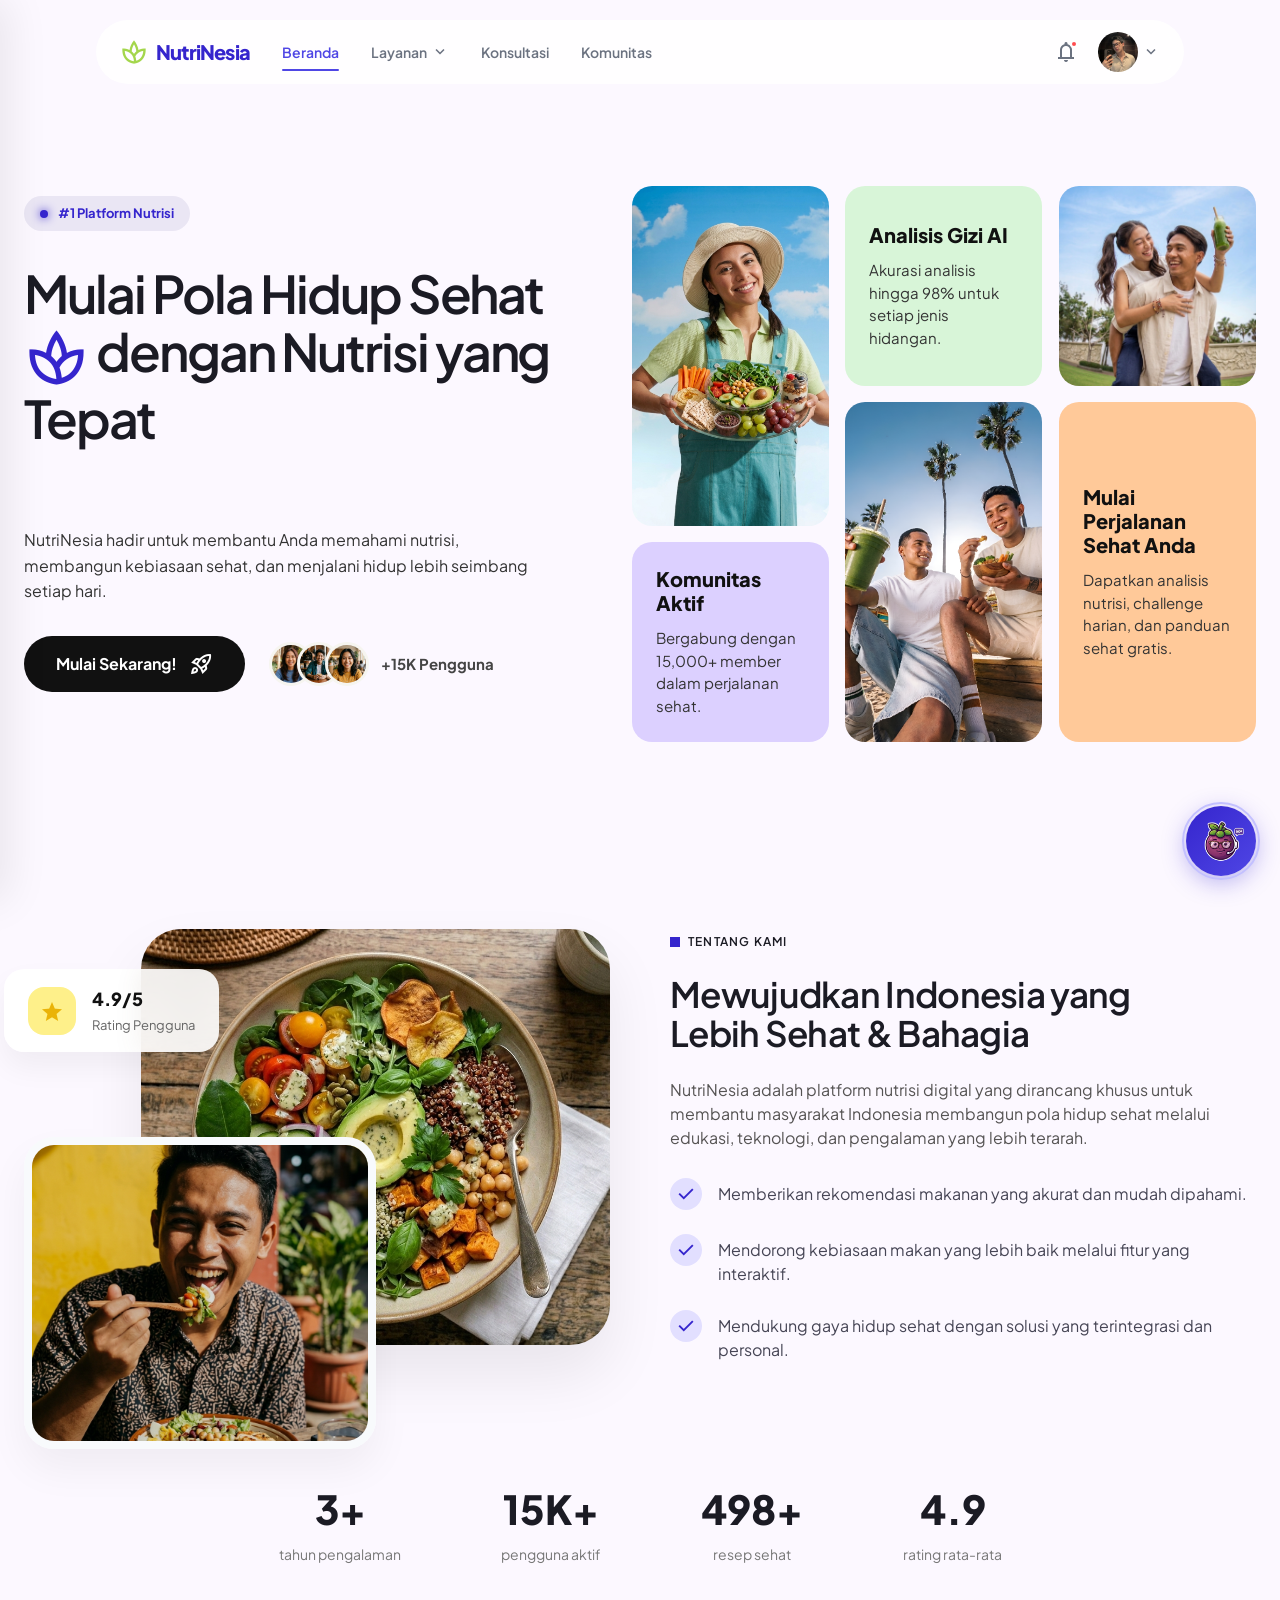
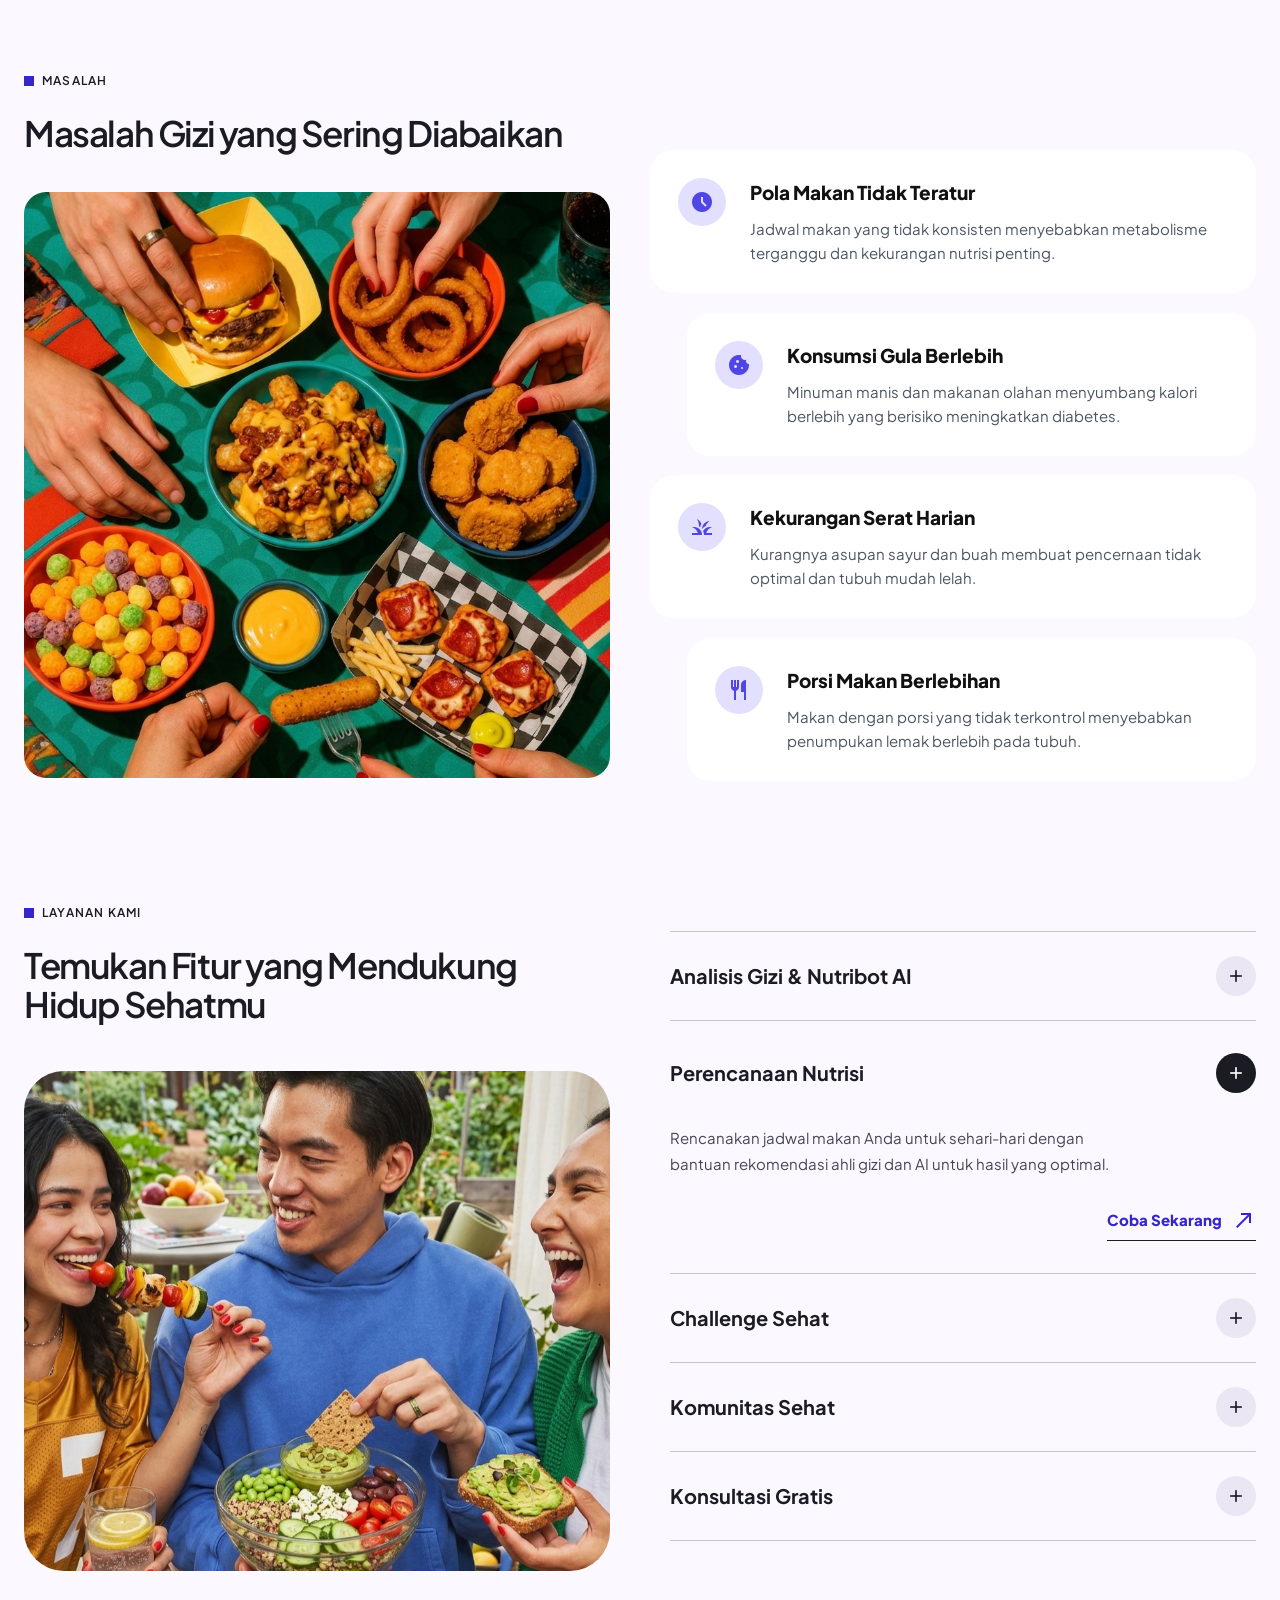
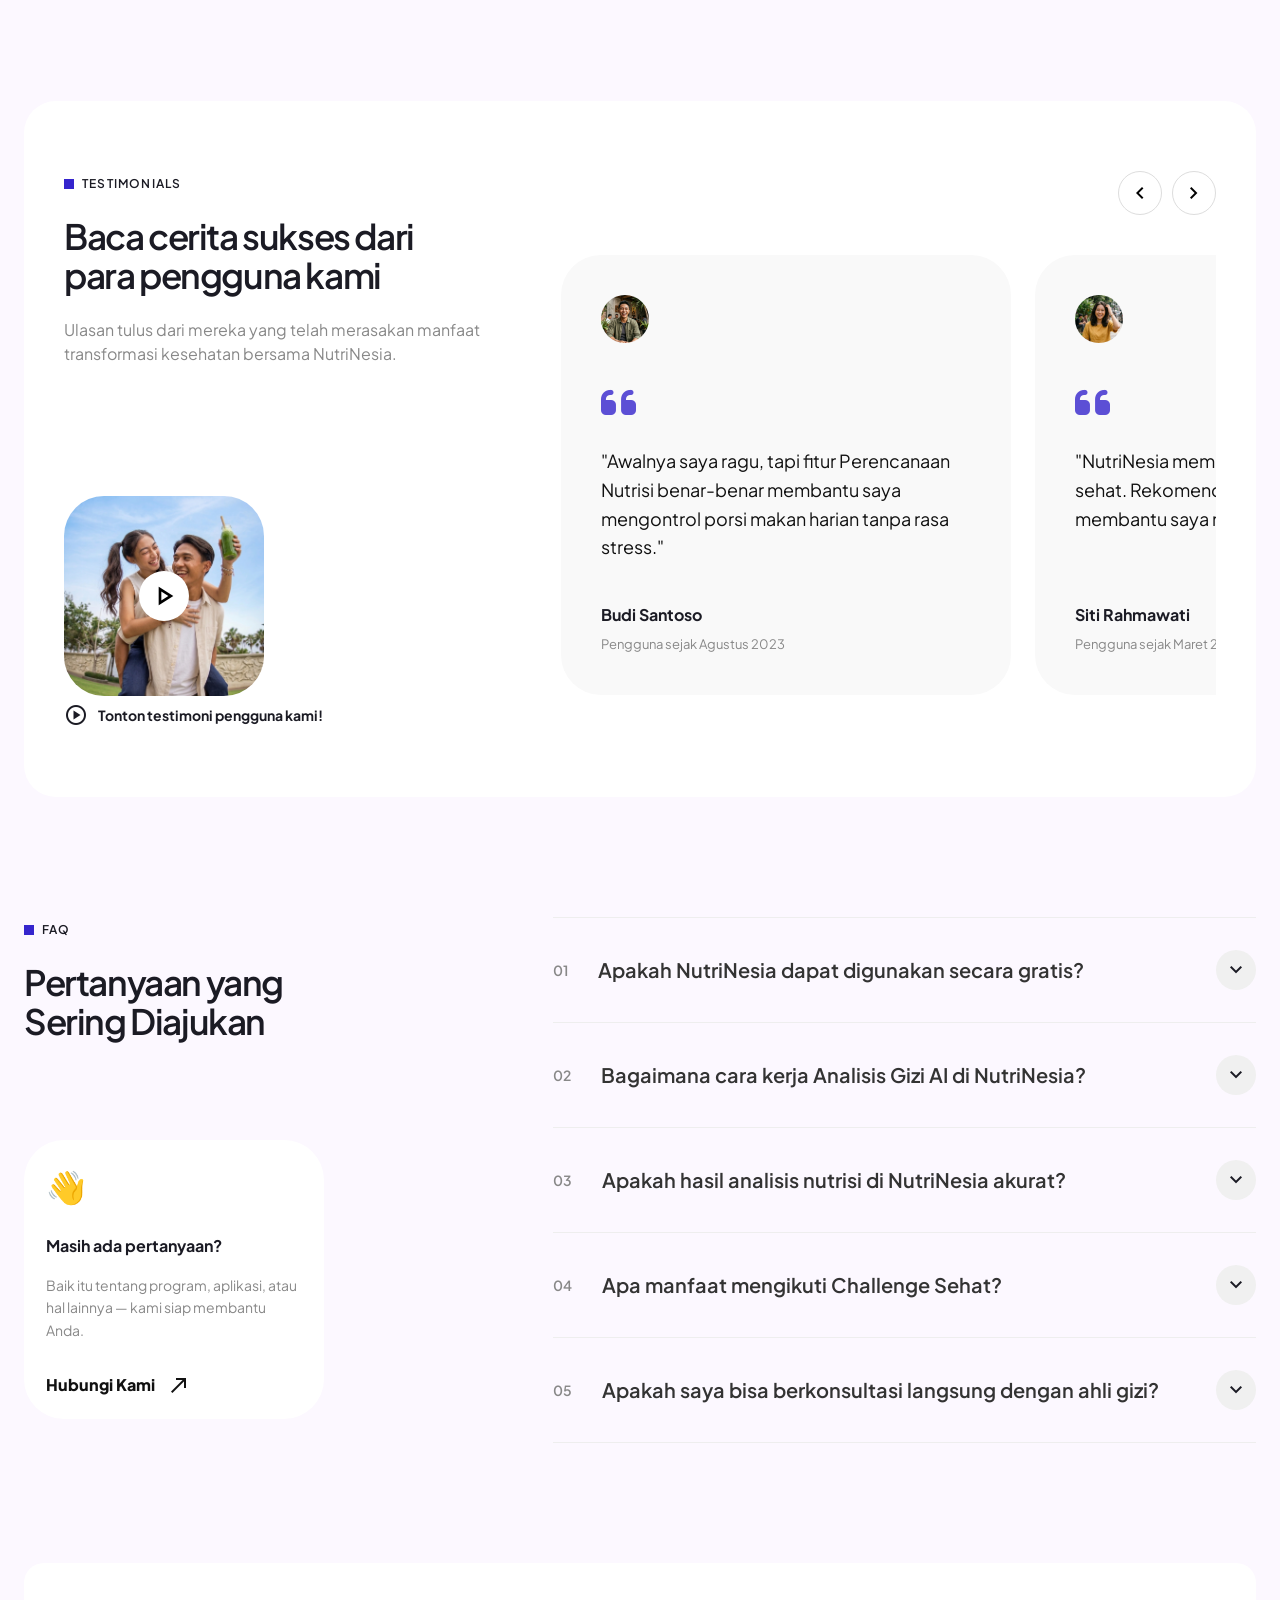
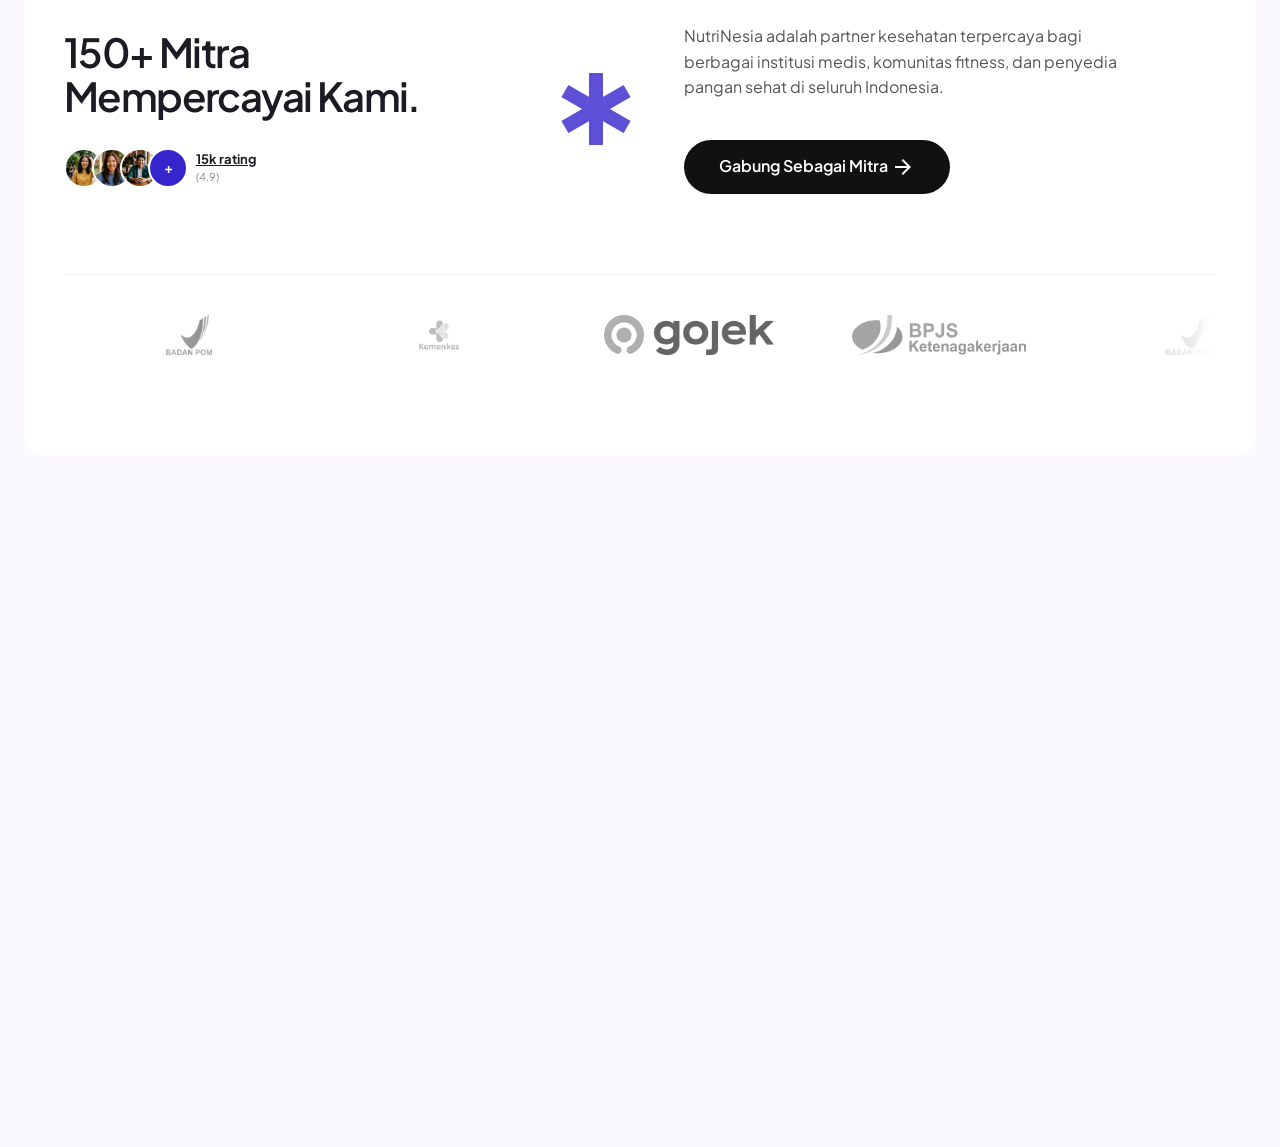
<file: index.html>
<!DOCTYPE html>

<html lang="id">

<head>
    <meta charset="utf-8" />
    <meta content="width=device-width, initial-scale=1.0" name="viewport" />
    <title>NutriNesia - Beranda</title>
    <meta name="description"
        content="NutriNesia - Platform nutrisi cerdas Indonesia. Solusi gizi seimbang, food scanner AI, dan meal planner untuk hidup lebih sehat." />
    <link href="https://fonts.googleapis.com/css2?family=Plus+Jakarta+Sans:wght@400;500;600;700;800&display=swap"
        rel="stylesheet" />
    <link href="https://fonts.googleapis.com/css2?family=Material+Symbols+Outlined:wght,FILL@100..700,0..1&display=swap"
        rel="stylesheet" />
    <link rel="stylesheet" href="css/global.css" />
    <link rel="stylesheet" href="https://unpkg.com/swiper@11/swiper-bundle.min.css" />
    <link rel="stylesheet" href="css/home.css" />
    <link rel="stylesheet" href="css/nutribot.css" />
    <link rel="stylesheet" href="https://cdnjs.cloudflare.com/ajax/libs/font-awesome/6.5.1/css/all.min.css" />
</head>

<body>
    <!-- TopNavBar -->
    <nav class="navbar">
        <div class="navbar-inner">
            <div class="navbar-nav">
                <div class="navbar-logo">
                    <span class="material-symbols-outlined"
                        style="font-size: 28px; color:var(--color-secondary-fixed-dim)">spa</span>
                    <a href="index.html" style="text-decoration:none;color:var(--color-primary)">NutriNesia</a>
                </div>
                <a class="navbar-nav-link active" href="index.html">Beranda</a>
                <div class="navbar-dropdown-container" id="layanan-dropdown">
                    <button class="navbar-dropdown-trigger">
                        Layanan
                        <span class="material-symbols-outlined">expand_more</span>
                    </button>
                    <div class="navbar-dropdown">
                        <div class="navbar-dropdown-grid">
                            <a href="pages/analisis-gizi.html" class="navbar-dropdown-item">
                                <div class="navbar-dropdown-icon primary">
                                    <span class="material-symbols-outlined">analytics</span>
                                </div>
                                <div class="navbar-dropdown-content">
                                    <span class="navbar-dropdown-title">Analisis Gizi</span>
                                    <span class="navbar-dropdown-desc">Analisis nutrisi makanan dengan AI</span>
                                </div>
                            </a>
                            <a href="pages/resep-sehat.html" class="navbar-dropdown-item">
                                <div class="navbar-dropdown-icon secondary">
                                    <span class="material-symbols-outlined">restaurant_menu</span>
                                </div>
                                <div class="navbar-dropdown-content">
                                    <span class="navbar-dropdown-title">Resep Sehat</span>
                                    <span class="navbar-dropdown-desc">Rekomendasi resep sehat untuk Anda</span>
                                </div>
                            </a>
                            <a href="pages/perencanaan-nutrisi.html" class="navbar-dropdown-item">
                                <div class="navbar-dropdown-icon tertiary">
                                    <span class="material-symbols-outlined">event_note</span>
                                </div>
                                <div class="navbar-dropdown-content">
                                    <span class="navbar-dropdown-title">Perencanaan Nutrisi</span>
                                    <span class="navbar-dropdown-desc">Rencana makanan harian</span>
                                </div>
                            </a>
                            <a href="pages/challenge-sehat.html" class="navbar-dropdown-item">
                                <div class="navbar-dropdown-icon accent">
                                    <span class="material-symbols-outlined">emoji_events</span>
                                </div>
                                <div class="navbar-dropdown-content">
                                    <span class="navbar-dropdown-title">Challenge Sehat</span>
                                    <span class="navbar-dropdown-desc">Tantangan hidup sehat bersama</span>
                                </div>
                            </a>
                        </div>
                    </div>
                </div>
                <a class="navbar-nav-link" href="pages/konsultasi.html">Konsultasi</a>
                <a class="navbar-nav-link" href="pages/komunitas.html">Komunitas</a>
            </div>
            <div class="navbar-mobile-actions">
                <button class="navbar-hamburger" id="navbar-hamburger" aria-label="Menu" aria-expanded="false">
                    <span></span><span></span><span></span>
                </button>
                <div class="navbar-logo-mobile">
                    <span class="material-symbols-outlined"
                        style="font-size: 28px; color:var(--color-secondary-fixed-dim)">spa</span>
                    <a href="index.html" style="text-decoration:none;color:var(--color-primary)">NutriNesia</a>
                </div>
            </div>
            <div class="profile-mobile">
                <div class="notification-dropdown-container" id="notification-dropdown">
                    <button class="navbar-icon-btn"><span class="material-symbols-outlined">notifications</span><span
                            class="notif-badge"></span></button>
                    <div class="notification-dropdown">
                        <div class="notif-header">
                            <strong>Notifikasi</strong>
                            <a href="#">Tandai semua dibaca</a>
                        </div>
                        <div class="notif-list">
                            <div class="notif-item unread">
                                <div class="notif-icon"><span class="material-symbols-outlined">analytics</span></div>
                                <div class="notif-body">
                                    <p>Analisis gizi harian Anda sudah siap!</p>
                                    <span>2 menit yang lalu</span>
                                </div>
                            </div>
                            <div class="notif-item">
                                <div class="notif-icon"><span class="material-symbols-outlined">emoji_events</span>
                                </div>
                                <div class="notif-body">
                                    <p>Selamat! Kamu menyelesaikan challenge 3 hari.</p>
                                    <span>1 jam yang lalu</span>
                                </div>
                            </div>
                        </div>
                        <div class="notif-footer">
                            <a href="#">Lihat semua notifikasi</a>
                        </div>
                    </div>
                </div>
                <div class="profile-dropdown-container" id="profile-dropdown">
                    <button class="profile-dropdown-trigger">
                        <img src="./images/profile.png" alt="Profile" class="navbar-avatar" />
                        <span class="material-symbols-outlined">expand_more</span>
                    </button>
                    <div class="profile-dropdown">
                        <div class="profile-dropdown-header">
                            <strong>Tom Edy</strong>
                            <span>tomedyimut@email.com</span>
                        </div>
                        <hr>
                        <a href="pages/profile.html"><span class="material-symbols-outlined">person</span> Profile</a>
                        <a href="index.html"><span class="material-symbols-outlined">logout</span> Logout</a>
                    </div>
                </div>
            </div>
        </div>
        </div>
    </nav>
    <!-- Mobile Drawer Overlay -->
    <div class="navbar-mobile-overlay" id="navbar-mobile-overlay"></div>

    <!-- Mobile Drawer -->
    <aside class="navbar-mobile-menu" id="navbar-mobile-menu" aria-label="Mobile navigation">
        <div class="navbar-mobile-header">
            <div class="navbar-mobile-brand">
                <span class="material-symbols-outlined">spa</span>
                NutriNesia
            </div>
            <button class="navbar-mobile-close" id="navbar-mobile-close" aria-label="Tutup menu">
                <span class="material-symbols-outlined">close</span>
            </button>
        </div>

        <div class="navbar-mobile-profile">
            <img src="./images/profile.png" alt="Profile" />
            <div class="navbar-mobile-profile-info">
                <strong>Tom Edy</strong>
                <span>tomedyimut@email.com</span>
            </div>
        </div>

        <div class="navbar-mobile-section-label">Navigasi</div>
        <nav class="navbar-mobile-links">
            <a class="navbar-mobile-link active" href="index.html">
                <span class="material-symbols-outlined">home</span>Beranda
            </a>

            <!-- Layanan sub-accordion -->
            <button class="navbar-mobile-sub-trigger" id="mobile-layanan-trigger">
                <span class="material-symbols-outlined">grid_view</span>
                Layanan
                <span class="material-symbols-outlined sub-chevron">expand_more</span>
            </button>
            <div class="navbar-mobile-sub-links" id="mobile-layanan-links">
                <a class="navbar-mobile-sub-link" href="pages/analisis-gizi.html">Analisis Gizi</a>
                <a class="navbar-mobile-sub-link" href="pages/resep-sehat.html">Resep Sehat</a>
                <a class="navbar-mobile-sub-link" href="pages/perencanaan-nutrisi.html">Perencanaan Nutrisi</a>
                <a class="navbar-mobile-sub-link" href="pages/challenge-sehat.html">Challenge Sehat</a>
            </div>

            <a class="navbar-mobile-link" href="pages/konsultasi.html">
                <span class="material-symbols-outlined">psychology</span>Konsultasi
            </a>
            <a class="navbar-mobile-link" href="pages/komunitas.html">
                <span class="material-symbols-outlined">groups</span>Komunitas
            </a>
        </nav>

        <div class="navbar-mobile-section-label">Akun</div>
        <nav class="navbar-mobile-links">
            <a class="navbar-mobile-link" href="pages/profile.html">
                <span class="material-symbols-outlined">person</span>Profile Saya
            </a>
            <a class="navbar-mobile-link" href="index.html">
                <span class="material-symbols-outlined">logout</span>Logout
            </a>
        </nav>

        <div class="navbar-mobile-footer">
            <p class="navbar-mobile-footer-copy">© 2026 NutriNesia</p>
        </div>
    </aside>
    <main class="container">

        <!-- 1 · HERO -->
        <section class="hero" data-reveal>
            <div class="hero-left">
                <div class="hero-tag">
                    <span class="dot"></span> #1 Platform Nutrisi
                </div>
                <h1 class="hd xxl hero-title">Mulai Pola Hidup Sehat <span
                        class="material-symbols-outlined spa">spa</span> dengan Nutrisi yang Tepat</h1>

                <div class="hero-left-bottom">
                    <p class="sub">NutriNesia hadir untuk membantu Anda memahami nutrisi, membangun kebiasaan sehat, dan
                        menjalani hidup lebih seimbang setiap hari.</p>
                    <div class="hero-action-row">
                        <a href="pages/analisis-gizi.html" class="btn-hero-black">Mulai Sekarang! <span
                                class="material-symbols-outlined">rocket_launch</span></a>
                        <div class="hero-avatars">
                            <img src="./images/avatar2.png" alt="User 1">
                            <img src="./images/avatar3.png" alt="User 2">
                            <img src="./images/avatar4.png" alt="User 3">
                            <span class="avatar-count">+15K Pengguna</span>
                        </div>
                    </div>
                </div>
            </div>
            <div class="hero-right">
                <div class="masonry-grid" data-reveal-child>
                    <!-- Column 1 -->
                    <div class="mg-col">
                        <div class="mg-item mg-img-tall">
                            <img src="./images/model4.png" alt="Healthy Food" />
                        </div>
                        <div class="mg-item mg-box-purple">
                            <h4>Komunitas Aktif</h4>
                            <p>Bergabung dengan 15,000+ member dalam perjalanan sehat.</p>
                        </div>
                    </div>
                    <!-- Column 2 -->
                    <div class="mg-col">
                        <div class="mg-item mg-box-green">
                            <h4>Analisis Gizi AI</h4>
                            <p>Akurasi analisis hingga 98% untuk setiap jenis hidangan.</p>
                        </div>
                        <div class="mg-item mg-img-tall">
                            <img src="./images/model2.png" alt="Workout" />
                        </div>
                    </div>
                    <!-- Column 3 -->
                    <div class="mg-col">
                        <div class="mg-item mg-img-small">
                            <img src="./images/model1.png" alt="App Usage" />
                        </div>
                        <div class="mg-item mg-box-orange">
                            <h4>Mulai Perjalanan Sehat Anda</h4>
                            <p>Dapatkan analisis nutrisi, challenge harian, dan panduan sehat gratis.</p>

                        </div>
                    </div>
                </div>
            </div>
        </section>

        <!-- About NutriNesia -->
        <section class="about-nutrinesia" data-reveal>

            <!-- 2. Editorial Split Layout -->
            <div class="about-editorial-split" data-reveal-child>
                <!-- Left: Collage -->
                <div class="editorial-left-collage">
                    <img src="./images/salad.png" class="ed-img-main" alt="Healthy Food">
                    <img src="./images/male-salad.png" class="ed-img-sub" alt="Healthy Lifestyle">

                    <!-- Floating Mini Card -->
                    <div class="ed-floating-card">
                        <div class="efc-icon"><span class="material-symbols-outlined">star</span></div>
                        <div class="efc-text">
                            <strong>4.9/5</strong>
                            <span>Rating Pengguna</span>
                        </div>
                    </div>
                </div>

                <!-- Right: Content -->
                <div class="editorial-right-content">
                    <div class="ed-content-block">
                        <div class="about-editorial-header">
                            <div class="chip"><span></span>Tentang Kami</div>
                            <h2 class="hd xl">Mewujudkan Indonesia yang <br>Lebih Sehat & Bahagia</h2>
                        </div>
                        <p class="ed-desc">NutriNesia adalah platform nutrisi digital yang dirancang khusus untuk
                            membantu masyarakat Indonesia membangun pola hidup sehat melalui edukasi, teknologi, dan
                            pengalaman yang lebih terarah.</p>

                        <div class="ed-list">
                            <div class="ed-list-item">
                                <div class="ed-check"><span class="material-symbols-outlined">check</span></div>
                                <span>Memberikan rekomendasi makanan yang akurat dan mudah dipahami.</span>
                            </div>
                            <div class="ed-list-item">
                                <div class="ed-check"><span class="material-symbols-outlined">check</span></div>
                                <span>Mendorong kebiasaan makan yang lebih baik melalui fitur yang interaktif.</span>
                            </div>
                            <div class="ed-list-item">
                                <div class="ed-check"><span class="material-symbols-outlined">check</span></div>
                                <span>Mendukung gaya hidup sehat dengan solusi yang terintegrasi dan personal.</span>
                            </div>
                        </div>
                    </div>
                </div>
            </div>

            <div class="about-stats-row" data-reveal-child>
                <div class="stat-item">
                    <h3 data-target="3">0</h3>
                    <p>tahun pengalaman</p>
                </div>
                <div class="stat-item">
                    <h3 data-target="15000">0</h3>
                    <p>pengguna aktif</p>
                </div>
                <div class="stat-item">
                    <h3 data-target="500">0</h3>
                    <p>resep sehat</p>
                </div>
                <div class="stat-item">
                    <h3 data-target="4.9">0</h3>
                    <p>rating rata-rata</p>
                </div>
            </div>
        </section>

        <!-- 2 · PROBLEM -->
        <section class="problem-section" data-reveal>
            <div class="problem-container">
                <div class="problem-left">
                    <div class="chip"><span></span>Masalah</div>
                    <div class="problem-title">
                        <h2 class="hd xl">Masalah Gizi yang Sering Diabaikan</h2>
                    </div>
                    <div class="problem-img-wrapper">
                        <img src="./images/problem2.png" alt="Problem">
                    </div>
                </div>
                <div class="problem-right">
                    <div class="prob-list" data-reveal-child>
                        <div class="prob-list-item">
                            <div class="pli-icon"><span class="material-symbols-outlined">schedule</span></div>
                            <div class="pli-text">
                                <h3>Pola Makan Tidak Teratur</h3>
                                <p>Jadwal makan yang tidak konsisten menyebabkan metabolisme terganggu dan kekurangan
                                    nutrisi penting.</p>
                            </div>
                        </div>
                        <div class="prob-list-item-2">
                            <div class="pli-icon"><span class="material-symbols-outlined">cookie</span></div>
                            <div class="pli-text">
                                <h3>Konsumsi Gula Berlebih</h3>
                                <p>Minuman manis dan makanan olahan menyumbang kalori berlebih yang berisiko
                                    meningkatkan
                                    diabetes.</p>
                            </div>
                        </div>
                        <div class="prob-list-item">
                            <div class="pli-icon"><span class="material-symbols-outlined">grass</span></div>
                            <div class="pli-text">
                                <h3>Kekurangan Serat Harian</h3>
                                <p>Kurangnya asupan sayur dan buah membuat pencernaan tidak optimal dan tubuh mudah
                                    lelah.</p>
                            </div>
                        </div>
                        <div class="prob-list-item-2">
                            <div class="pli-icon"><span class="material-symbols-outlined">restaurant</span></div>
                            <div class="pli-text">
                                <h3>Porsi Makan Berlebihan</h3>
                                <p>Makan dengan porsi yang tidak terkontrol menyebabkan penumpukan lemak berlebih pada
                                    tubuh.</p>
                            </div>
                        </div>
                    </div>
                </div>
            </div>
        </section>

        <!-- FEATURES  -->
        <section class="features-accordion" id="features" data-reveal>
            <div class="fa-container">
                <!-- Left: Carousel Image -->
                <div class="fa-left">
                    <div class="chip"><span></span>Layanan Kami</div>
                    <h2 class="hd xl">Temukan Fitur yang Mendukung Hidup Sehatmu</h2>

                    <div class="fa-main-carousel-wrapper">
                        <div class="">
                            <div class="fa-carousel-cell">
                                <img src="./images/model5.png" alt="Main Service 1">
                            </div>
                        </div>
                    </div>
                </div>

                <!-- Right: Accordion & Text -->
                <div class="fa-right">
                    <div class="accordion-list" data-reveal-child>
                        <!-- Item 1 -->
                        <div class="acc-item">
                            <div class="acc-header">
                                <h3>Analisis Gizi & Nutribot AI</h3>
                                <div class="acc-toggle"><span class="material-symbols-outlined">add</span></div>
                            </div>
                            <div class="acc-content">
                                <div class="acc-inner">
                                    <p>Gunakan teknologi AI untuk memindai makanan Anda secara instan dan dapatkan
                                        rincian kalori serta nutrisi secara akurat.</p>
                                    <div class="acc-bottom">
                                        <a href="./pages/analisis-gizi.html" class="btn-link">Coba Sekarang <span
                                                class="material-symbols-outlined">north_east</span></a>
                                    </div>
                                </div>
                            </div>
                        </div>
                        <!-- Item 2 -->
                        <div class="acc-item active">
                            <div class="acc-header">
                                <h3>Perencanaan Nutrisi</h3>
                                <div class="acc-toggle"><span class="material-symbols-outlined">add</span></div>
                            </div>
                            <div class="acc-content">
                                <div class="acc-inner">
                                    <p>Rencanakan jadwal makan Anda untuk sehari-hari dengan bantuan rekomendasi ahli
                                        gizi
                                        dan AI untuk hasil yang optimal.</p>
                                    <div class="acc-bottom">
                                        <a href="./pages/perencanaan-nutrisi.html" class="btn-link">Coba Sekarang <span
                                                class="material-symbols-outlined">north_east</span></a>
                                    </div>
                                </div>
                            </div>
                        </div>
                        <!-- Item 3 -->
                        <div class="acc-item">
                            <div class="acc-header">
                                <h3>Challenge Sehat</h3>
                                <div class="acc-toggle"><span class="material-symbols-outlined">add</span></div>
                            </div>
                            <div class="acc-content">
                                <div class="acc-inner">
                                    <p>Ikuti berbagai challenge sehat yang menarik bersama komunitas untuk menjaga
                                        motivasi dan mencapai tujuan kesehatan bersama.</p>
                                    <div class="acc-bottom">
                                        <a href="./pages/challenge-sehat.html" class="btn-link">Coba Sekarang <span
                                                class="material-symbols-outlined">north_east</span></a>
                                    </div>
                                </div>
                            </div>
                        </div>
                        <!-- Item 4 -->
                        <div class="acc-item">
                            <div class="acc-header">
                                <h3>Komunitas Sehat</h3>
                                <div class="acc-toggle"><span class="material-symbols-outlined">add</span></div>
                            </div>
                            <div class="acc-content">
                                <div class="acc-inner">
                                    <p>Bergabunglah dengan komunitas sehat untuk saling mendukung dan berbagi pengalaman
                                        tujuan kesehatan Anda.</p>
                                    <div class="acc-bottom">
                                        <a href="./pages/komunitas.html" class="btn-link">Coba Sekarang <span
                                                class="material-symbols-outlined">north_east</span></a>
                                    </div>
                                </div>
                            </div>
                        </div>
                        <!-- Item 5 -->
                        <div class="acc-item">
                            <div class="acc-header">
                                <h3>Konsultasi Gratis</h3>
                                <div class="acc-toggle"><span class="material-symbols-outlined">add</span></div>
                            </div>
                            <div class="acc-content">
                                <div class="acc-inner">
                                    <p>Dapatkan konsultasi gratis dengan sistem antrian lewat ahli gizi bersertifikat
                                        untuk membantu mencapai
                                        tujuan kesehatan Anda.</p>
                                    <div class="acc-bottom">
                                        <a href="./pages/konsultasi.html" class="btn-link">Coba Sekarang <span
                                                class="material-symbols-outlined">north_east</span></a>
                                    </div>
                                </div>
                            </div>
                        </div>
                        
                    </div>
                </div>
            </div>
        </section>

        <!-- 7 · TESTIMONIALS -->
        <section class="testi-new-sec" id="testimonials" data-reveal>
            <div class="tn-container">
                <!-- Left: Static Info -->
                <div class="tn-left">
                    <div class="chip"><span></span> TESTIMONIALS</div>
                    <h2 class="hd xl">Baca cerita sukses dari <br>para pengguna kami</h2>
                    <p class="tn-sub">Ulasan tulus dari mereka yang telah merasakan manfaat transformasi kesehatan
                        bersama NutriNesia.</p>

                    <div class="tn-video-box">
                        <div class="tn-video-preview">
                            <img src="./images/model1.png" alt="Video Preview">
                            <a href="https://www.youtube.com" class="tn-play-btn"><span
                                    class="material-symbols-outlined">play_arrow</span></a>
                        </div>
                        <div class="tn-video-label">
                            <span class="material-symbols-outlined">play_circle</span>
                            Tonton testimoni pengguna kami!
                        </div>
                    </div>
                </div>

                <!-- Right: Carousel -->
                <div class="tn-right">
                    <div class="tn-carousel-nav">
                        <button class="tn-nav-btn prev"><span
                                class="material-symbols-outlined">chevron_left</span></button>
                        <button class="tn-nav-btn next"><span
                                class="material-symbols-outlined">chevron_right</span></button>
                    </div>
                    <div class="swiper tn-carousel">
                        <div class="swiper-wrapper">
                            <!-- Card 1 -->
                            <div class="swiper-slide tn-card">
                                <div class="tn-card-header">
                                    <img src="./images/avatar5.png" alt="U1" class="tn-avatar">
                                </div>
                                <i class="fa-solid fa-quote-left"></i>
                                <p class="tn-text">"Awalnya saya ragu, tapi fitur Perencanaan Nutrisi benar-benar membantu
                                    saya
                                    mengontrol porsi makan harian tanpa rasa stress."</p>
                                <div class="tn-author">
                                    <strong>Budi Santoso</strong>
                                    <span>Pengguna sejak Agustus 2023</span>
                                </div>
                            </div>
                            <!-- Card 2 -->
                            <div class="swiper-slide tn-card">
                                <div class="tn-card-header">
                                    <img src="./images/avatar1.png" alt="U2" class="tn-avatar">
                                </div>
                                <i class="fa-solid fa-quote-left"></i>
                                <p class="tn-text">"NutriNesia membantu saya hidup lebih sehat. Rekomendasi menunya
                                    sangat
                                    membantu saya mencapai tujuan saya."</p>
                                <div class="tn-author">
                                    <strong>Siti Rahmawati</strong>
                                    <span>Pengguna sejak Maret 2024</span>
                                </div>
                            </div>
                            <!-- Card 3 -->
                            <div class="swiper-slide tn-card">
                                <div class="tn-card-header">
                                    <img src="./images/dokter/dokter5.png" alt="U3" class="tn-avatar">
                                </div>
                                <i class="fa-solid fa-quote-left"></i>
                                <p class="tn-text">"Rekomendasi makanan yang disesuaikan dengan kondisi kesehatan saya
                                    sangat membantu saya mencapai tujuan saya."</p>
                                <div class="tn-author">
                                    <strong>Dr. Wahyu M.</strong>
                                    <span>Ahli Gizi</span>
                                </div>
                            </div>
                        </div>
                    </div>
                </div>
            </div>
        </section>

        <!-- 8 · FAQ (New Section) -->
        <section class="faq-section" id="faq" data-reveal>
            <div class="faq-container">
                <!-- Left Column -->
                <div class="faq-left">
                    <div class="chip"><span></span> FAQ</div>
                    <h2 class="hd xl">Pertanyaan yang <br>Sering Diajukan</h2>

                    <div class="faq-contact-box">
                        <div class="faq-cb-icon">👋</div>
                        <h3>Masih ada pertanyaan?</h3>
                        <p>Baik itu tentang program, aplikasi, atau hal lainnya — kami siap membantu Anda.</p>
                        <a href="#" class="btn-faq-contact">Hubungi Kami <span
                                class="material-symbols-outlined">north_east</span></a>
                    </div>
                </div>

                <!-- Right Column (Accordions) -->
                <div class="faq-right">
                    <div class="faq-list" data-reveal-child>
                        <!-- 01 -->
                        <div class="faq-item">
                            <div class="faq-header">
                                <span class="faq-num">01</span>
                                <h3>Apakah NutriNesia dapat digunakan secara gratis?</h3>
                                <div class="faq-toggle"><span class="material-symbols-outlined">expand_more</span></div>
                            </div>
                            <div class="faq-content">
                                <div class="faq-inner">
                                    <p>Ya. NutriNesia menyediakan berbagai fitur gratis seperti analisis gizi dasar,
                                        challenge sehat harian, resep sehat, dan komunitas pengguna. Beberapa layanan
                                        lanjutan seperti konsultasi dengan ahli gizi memiliki sistem reservasi dan
                                        antrean terbatas.</p>
                                </div>
                            </div>
                        </div>
                        <!-- 02 -->
                        <div class="faq-item">
                            <div class="faq-header">
                                <span class="faq-num">02</span>
                                <h3>Bagaimana cara kerja Analisis Gizi AI di NutriNesia?</h3>
                                <div class="faq-toggle"><span class="material-symbols-outlined">expand_more</span></div>
                            </div>
                            <div class="faq-content">
                                <div class="faq-inner">
                                    <p>Pengguna dapat mengunggah foto makanan. Sistem AI NutriNesia akan membantu
                                        memperkirakan kalori, protein, karbohidrat, lemak.</p>
                                </div>
                            </div>
                        </div>
                        <!-- 03 -->
                        <div class="faq-item">
                            <div class="faq-header">
                                <span class="faq-num">03</span>
                                <h3>Apakah hasil analisis nutrisi di NutriNesia akurat?</h3>
                                <div class="faq-toggle"><span class="material-symbols-outlined">expand_more</span></div>
                            </div>
                            <div class="faq-content">
                                <div class="faq-inner">
                                    <p>Hasil analisis NutriNesia dirancang sebagai panduan nutrisi harian berdasarkan
                                        database makanan dan teknologi AI. Meskipun tidak menggantikan diagnosis medis
                                        profesional, hasil yang diberikan dapat membantu pengguna memahami pola makan
                                        dengan lebih baik.</p>
                                </div>
                            </div>
                        </div>
                        <!-- 04 -->
                        <div class="faq-item">
                            <div class="faq-header">
                                <span class="faq-num">04</span>
                                <h3>Apa manfaat mengikuti Challenge Sehat?</h3>
                                <div class="faq-toggle"><span class="material-symbols-outlined">expand_more</span></div>
                            </div>
                            <div class="faq-content">
                                <div class="faq-inner">
                                    <p>Challenge Sehat membantu pengguna membangun kebiasaan sehat secara konsisten
                                        melalui target harian seperti minum air, tidur cukup, makan sayur, dan aktivitas
                                        fisik ringan. Pengguna juga dapat memperoleh badge pencapaian dan melihat
                                        progres kesehatan mereka.
                                    </p>
                                </div>
                            </div>
                        </div>
                        <!-- 04 -->
                        <div class="faq-item">
                            <div class="faq-header">
                                <span class="faq-num">05</span>
                                <h3>Apakah saya bisa berkonsultasi langsung dengan ahli gizi?</h3>
                                <div class="faq-toggle"><span class="material-symbols-outlined">expand_more</span></div>
                            </div>
                            <div class="faq-content">
                                <div class="faq-inner">
                                    <p>Bisa. NutriNesia menyediakan fitur konsultasi gratis dengan sistem reservasi dan
                                        antrean. Pengguna dapat memilih topik konsultasi, melihat jadwal yang tersedia,
                                        lalu melakukan reservasi sesuai kebutuhan.</p>
                                </div>
                            </div>
                        </div>
                    </div>
                </div>
            </div>
        </section>

        <section class="hero-partners-new" data-reveal>
            <div class="hp-header">
                <div class="hp-left">
                    <h2 class="hd">150+ Mitra <br>Mempercayai Kami.</h2>
                    <div class="hp-trust">
                        <div class="hp-avatars">
                            <img src="./images/avatar1.png" alt="U1">
                            <img src="./images/avatar2.png" alt="U2">
                            <img src="./images/avatar3.png" alt="U3">
                            <div class="hp-avatar-plus">+</div>
                        </div>
                        <div class="hp-rating">
                            <strong>15k rating</strong>
                            <span>(4.9)</span>
                        </div>
                    </div>
                </div>

                <div class="hp-center">
                    <span class="material-symbols-outlined asterisk">emergency</span>
                </div>

                <div class="hp-right">
                    <p>NutriNesia adalah partner kesehatan terpercaya bagi berbagai institusi medis, komunitas fitness,
                        dan penyedia pangan sehat di seluruh Indonesia.</p>
                    <div class="hp-actions">
                        <button class="btn-black">Gabung Sebagai Mitra <span
                                class="material-symbols-outlined">arrow_forward</span></button>
                    </div>
                </div>
            </div>

            <div class="hp-slider-container">
                <div class="hp-slider-track">
                    <!-- First set of logos -->
                    <div class="hp-logo"><img src="./images/logo/badan-pom.png" alt="G">
                    </div>
                    <div class="hp-logo"><img src="./images/logo/kemenkes.png" alt="L"></div>
                    <div class="hp-logo"><img src="./images/logo/gojek.png" alt="C">
                    </div>
                    <div class="hp-logo"><img src="./images/logo/bpjs.png" alt="W"></div>
                    <div class="hp-logo"><img src="./images/logo/badan-pom.png" alt="T">
                    </div>
                    <div class="hp-logo"><img src="./images/logo/gojek.svg" alt="G">
                    </div>
                    <div class="hp-logo"><img src="./images/logo/kemenkes.png" alt="L"></div>
                    <div class="hp-logo"><img src="./images/logo/gojek.png" alt="C">
                    </div>
                    <div class="hp-logo"><img src="./images/logo/bpjs.png" alt="W"></div>
                    <div class="hp-logo"><img src="./images/logo/badan-pom.png" alt="T">
                    </div>

                </div>
            </div>
        </section>

    </main>
    <!-- Footer -->
    <footer class="footer-new" data-reveal>
        <div class="footer-main-section">
            <div class="footer-main-inner">
                <div class="footer-row-top">
                    <div class="footer-brand-col">
                        <div class="navbar-logo">
                            <span class="material-symbols-outlined" style="font-size: 32px; color:var(--color-secondary-fixed-dim)">spa</span>
                            <a href="index.html" style="text-decoration:none;color:var(--color-primary); font-size: 28px; font-weight: 900;">NutriNesia</a>
                        </div>
                        <p class="brand-bio">Solusi nutrisi cerdas Indonesia yang menggabungkan kecanggihan AI dengan kearifan pangan lokal untuk generasi yang lebih sehat.</p>
                        <div class="footer-social-wrapper">
                            <a href="#" class="social-pill"><i class="fa-brands fa-instagram"></i></a>
                            <a href="#" class="social-pill"><i class="fa-brands fa-tiktok"></i></a>
                            <a href="#" class="social-pill"><i class="fa-brands fa-youtube"></i></a>
                            <a href="#" class="social-pill"><i class="fa-brands fa-facebook"></i></a>
                        </div>
                    </div>

                    <div class="footer-links-grid">
                        <div class="footer-nav-group">
                            <h5>Layanan</h5>
                            <ul>
                                <li><a href="pages/analisis-gizi.html">Analisis Gizi AI</a></li>
                                <li><a href="pages/perencanaan-nutrisi.html">Perencanaan Nutrisi</a></li>
                                <li><a href="pages/resep-sehat.html">Resep Sehat</a></li>
                                <li><a href="pages/challenge-sehat.html">Challenge Sehat</a></li>
                            </ul>
                        </div>
                        <div class="footer-nav-group">
                            <h5>Dukungan</h5>
                            <ul>
                                <li><a href="#faq">Pusat Bantuan</a></li>
                                <li><a href="pages/komunitas.html">Komunitas</a></li>
                                <li><a href="pages/konsultasi.html">Konsultasi</a></li>
                                <li><a href="#">Ketentuan</a></li>
                            </ul>
                        </div>
                        <div class="footer-nav-group">
                            <h5>Hubungi Kami</h5>
                            <ul>
                                <li class="contact-item">
                                    <span class="material-symbols-outlined">mail</span>
                                    <span>halo@nutrinesia.id</span>
                                </li>
                                <li class="contact-item">
                                    <span class="material-symbols-outlined">call</span>
                                    <span>+62 21 500-123-45</span>
                                </li>
                                <li class="contact-item">
                                    <span class="material-symbols-outlined">location_on</span>
                                    <span>SCBD, Jakarta Selatan</span>
                                </li>
                            </ul>
                        </div>
                    </div>
                </div>

                <div class="footer-bottom-line">
                    <div class="footer-copyright-text">
                        © 2026 NutriNesia.
                    </div>
                    <div class="footer-bottom-links">
                        <a href="#">Terms & Conditions</a>
                        <span class="dot-sep"></span>
                        <a href="#">Privacy Policy</a>
                    </div>
                </div>
            </div>
        </div>
    </footer>
    <script src="https://unpkg.com/swiper@11/swiper-bundle.min.js"></script>
    <script src="js/global.js"></script>
    <script src="js/home.js"></script>
    <script src="js/nutribot.js"></script>
</body>

</html>
</file>
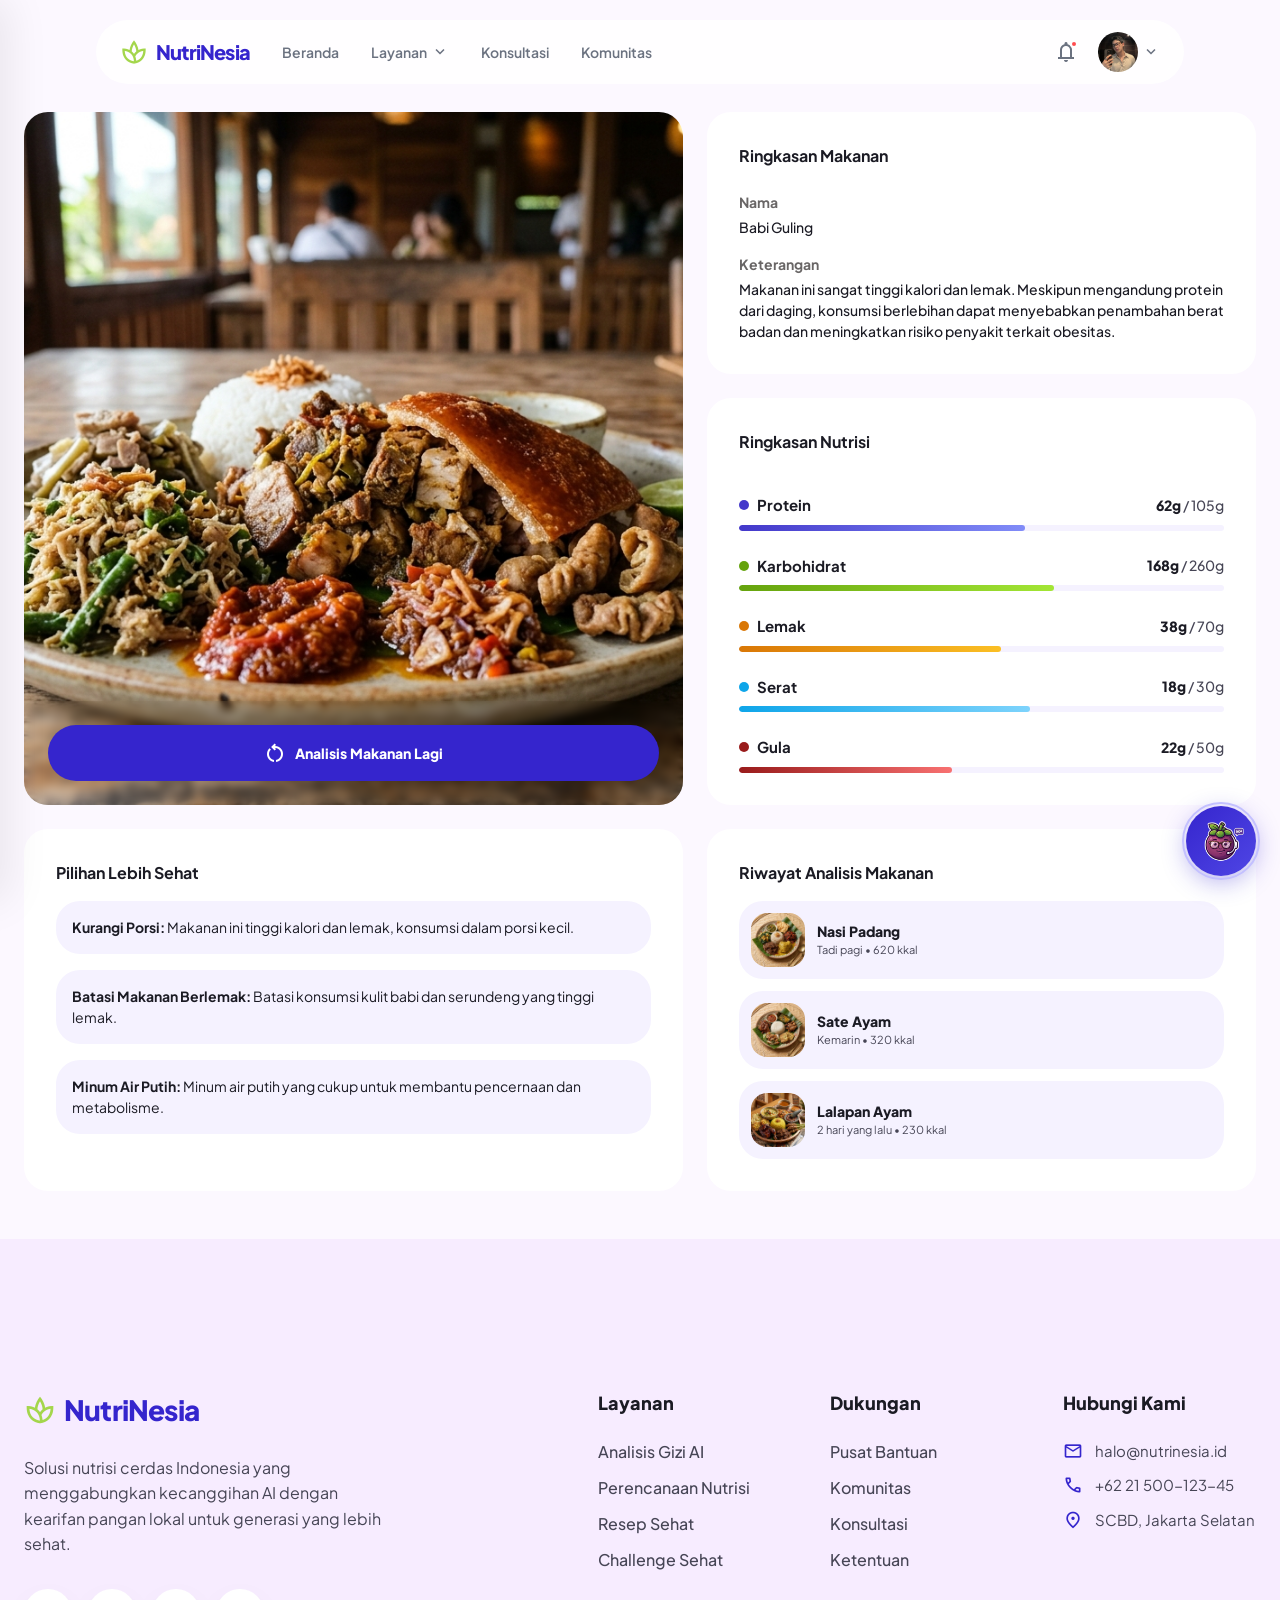
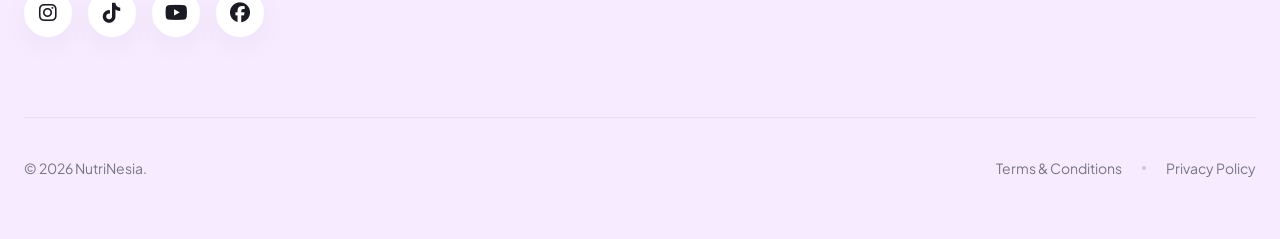
<file: pages/analisis-gizi-result.html>
<!DOCTYPE html>
<html lang="id">

<head>
    <meta charset="utf-8" />
    <meta content="width=device-width, initial-scale=1.0" name="viewport" />
    <title>NutriNesia - Hasil Analisis Nutrisi</title>

    <!-- Google Fonts -->
    <link href="https://fonts.googleapis.com/css2?family=Plus+Jakarta+Sans:wght@400;500;600;700;800&display=swap"
        rel="stylesheet" />
    <link href="https://fonts.googleapis.com/css2?family=Material+Symbols+Outlined:wght,FILL@100..700,0..1&display=swap"
        rel="stylesheet" />

    <!-- Custom CSS -->
    <link rel="stylesheet" href="../css/global.css" />
    <link rel="stylesheet" href="../css/nutribot.css" />
    <link rel="stylesheet" href="../css/analisis-gizi.css" />
    <link rel="stylesheet" href="https://cdnjs.cloudflare.com/ajax/libs/font-awesome/6.5.1/css/all.min.css" />
</head>

<body class="font-body-md text-on-surface bg-background">

    <!-- TopNavBar -->
    <nav class="navbar">
        <div class="navbar-inner">
            <div class="navbar-nav">
                <div class="navbar-logo">
                    <span class="material-symbols-outlined"
                        style="font-size: 28px; color:var(--color-secondary-fixed-dim)">spa</span>
                    <a href="../index.html" style="text-decoration:none;color:var(--color-primary)">NutriNesia</a>
                </div>
                <a class="navbar-nav-link" href="../index.html">Beranda</a>
                <div class="navbar-dropdown-container" id="layanan-dropdown">
                    <button class="navbar-dropdown-trigger">
                        Layanan
                        <span class="material-symbols-outlined">expand_more</span>
                    </button>
                    <div class="navbar-dropdown">
                        <div class="navbar-dropdown-grid">
                            <a href="analisis-gizi.html" class="navbar-dropdown-item">
                                <div class="navbar-dropdown-icon primary"><span
                                        class="material-symbols-outlined">analytics</span></div>
                                <div class="navbar-dropdown-content">
                                    <span class="navbar-dropdown-title">Analisis Gizi</span>
                                    <span class="navbar-dropdown-desc">Analisis nutrisi makanan dengan AI</span>
                                </div>
                            </a>
                            <a href="resep-sehat.html" class="navbar-dropdown-item">
                                <div class="navbar-dropdown-icon secondary"><span
                                        class="material-symbols-outlined">restaurant_menu</span></div>
                                <div class="navbar-dropdown-content">
                                    <span class="navbar-dropdown-title">Resep Sehat</span>
                                    <span class="navbar-dropdown-desc">Rekomendasi resep sehat untuk Anda</span>
                                </div>
                            </a>
                            <a href="perencanaan-nutrisi.html" class="navbar-dropdown-item">
                                <div class="navbar-dropdown-icon tertiary"><span
                                        class="material-symbols-outlined">event_note</span></div>
                                <div class="navbar-dropdown-content">
                                    <span class="navbar-dropdown-title">Perencanaan Nutrisi</span>
                                    <span class="navbar-dropdown-desc">Rencana makanan harian</span>
                                </div>
                            </a>
                            <a href="challenge-sehat.html" class="navbar-dropdown-item">
                                <div class="navbar-dropdown-icon accent"><span
                                        class="material-symbols-outlined">emoji_events</span></div>
                                <div class="navbar-dropdown-content">
                                    <span class="navbar-dropdown-title">Challenge Sehat</span>
                                    <span class="navbar-dropdown-desc">Tantangan hidup sehat bersama</span>
                                </div>
                            </a>
                        </div>
                    </div>
                </div>
                <a class="navbar-nav-link" href="konsultasi.html">Konsultasi</a>
                <a class="navbar-nav-link active" href="komunitas.html">Komunitas</a>
            </div>
            <div class="navbar-mobile-actions">
                <button class="navbar-hamburger" id="navbar-hamburger" aria-label="Menu" aria-expanded="false">
                    <span></span><span></span><span></span>
                </button>
                <div class="navbar-logo-mobile">
                    <span class="material-symbols-outlined"
                        style="font-size: 28px; color:var(--color-secondary-fixed-dim)">spa</span>
                    <a href="../index.html" style="text-decoration:none;color:var(--color-primary)">NutriNesia</a>
                </div>
            </div>
            <div class="profile-mobile">
                <div class="notification-dropdown-container" id="notification-dropdown">
                    <button class="navbar-icon-btn"><span class="material-symbols-outlined">notifications</span><span
                            class="notif-badge"></span></button>
                    <div class="notification-dropdown">
                        <div class="notif-header">
                            <strong>Notifikasi</strong>
                            <a href="#">Tandai semua dibaca</a>
                        </div>
                        <div class="notif-list">
                            <div class="notif-item unread">
                                <div class="notif-icon"><span class="material-symbols-outlined">analytics</span></div>
                                <div class="notif-body">
                                    <p>Analisis gizi harian Anda sudah siap!</p>
                                    <span>2 menit yang lalu</span>
                                </div>
                            </div>
                            <div class="notif-item">
                                <div class="notif-icon"><span class="material-symbols-outlined">emoji_events</span>
                                </div>
                                <div class="notif-body">
                                    <p>Selamat! Kamu menyelesaikan challenge 3 hari.</p>
                                    <span>1 jam yang lalu</span>
                                </div>
                            </div>
                        </div>
                        <div class="notif-footer">
                            <a href="#">Lihat semua notifikasi</a>
                        </div>
                    </div>
                </div>
                <div class="profile-dropdown-container" id="profile-dropdown">
                    <button class="profile-dropdown-trigger">
                        <img src="../images/profile.png" alt="Profile" class="navbar-avatar" />
                        <span class="material-symbols-outlined">expand_more</span>
                    </button>
                    <div class="profile-dropdown">
                        <div class="profile-dropdown-header">
                            <strong>Tom Edy</strong>
                            <span>tomedyimut@email.com</span>
                        </div>
                        <hr>
                        <a href="profile.html"><span class="material-symbols-outlined">person</span> Profile</a>
                        <a href="../index.html"><span class="material-symbols-outlined">logout</span> Logout</a>
                    </div>
                </div>
            </div>
        </div>
    </nav>

    <!-- Mobile Drawer -->
    <div class="navbar-mobile-overlay" id="navbar-mobile-overlay"></div>
    <aside class="navbar-mobile-menu" id="navbar-mobile-menu" aria-label="Mobile navigation">
        <div class="navbar-mobile-header">
            <div class="navbar-mobile-brand">
                <span class="material-symbols-outlined">spa</span>
                NutriNesia
            </div>
            <button class="navbar-mobile-close" id="navbar-mobile-close" aria-label="Tutup menu">
                <span class="material-symbols-outlined">close</span>
            </button>
        </div>
        <div class="navbar-mobile-profile">
            <img src="../images/profile.png" alt="Profile" />
            <div class="navbar-mobile-profile-info">
                <strong>Tom Edy</strong>
                <span>tomedyimut@email.com</span>
            </div>
        </div>
        <div class="navbar-mobile-section-label">Navigasi</div>
        <nav class="navbar-mobile-links">
            <a class="navbar-mobile-link" href="../index.html"><span
                    class="material-symbols-outlined">home</span>Beranda</a>
            <button class="navbar-mobile-sub-trigger" id="mobile-layanan-trigger">
                <span class="material-symbols-outlined">grid_view</span>
                Layanan
                <span class="material-symbols-outlined sub-chevron">expand_more</span>
            </button>
            <div class="navbar-mobile-sub-links" id="mobile-layanan-links">
                <a class="navbar-mobile-sub-link" href="analisis-gizi.html">Analisis Gizi</a>
                <a class="navbar-mobile-sub-link" href="resep-sehat.html">Resep Sehat</a>
                <a class="navbar-mobile-sub-link" href="perencanaan-nutrisi.html">Perencanaan Nutrisi</a>
                <a class="navbar-mobile-sub-link" href="challenge-sehat.html">Challenge Sehat</a>
            </div>
            <a class="navbar-mobile-link" href="konsultasi.html"><span
                    class="material-symbols-outlined">psychology</span>Konsultasi</a>
            <a class="navbar-mobile-link active" href="komunitas.html"><span
                    class="material-symbols-outlined">groups</span>Komunitas</a>
        </nav>
        <div class="navbar-mobile-section-label">Akun</div>
        <nav class="navbar-mobile-links">
            <a class="navbar-mobile-link" href="profile.html"><span
                    class="material-symbols-outlined">person</span>Profile Saya</a>
            <a class="navbar-mobile-link" href="../index.html"><span
                    class="material-symbols-outlined">logout</span>Logout</a>
        </nav>
        <div class="navbar-mobile-footer">
            <p class="navbar-mobile-footer-copy">© 2026 NutriNesia</p>
        </div>
    </aside>

    <!-- Main Content Area -->
    <main class="container analysis-main animate-fade-in">
        <div class="analysis-grid">

            <!-- Box 1: Gambar & Buttons Overlay -->
            <div class="box1 bento-card-minimalist box1-image-container">
                <img src="../images/babi-guling.png" class="box1-image" alt="Hasil Foto">

                <div class="image-overlay-buttons">
                    <button class="btn-minimalist btn-minimalist-primary"
                        onclick="window.location.href='analisis-gizi.html'">
                        <span class="material-symbols-outlined">restart_alt</span>
                        Analisis Makanan Lagi
                    </button>
                </div>
            </div>

            <!-- Box 2: Ringkasan Makanan (Redesigned) -->
            <div class="box2 bento-card-minimalist score-box">
                <h3 class="score-title" style="margin-bottom: var(--space-6)">Ringkasan Makanan</h3>
                <div class="summary-details">
                    <div class="summary-field">
                        <span class="summary-field-label">Nama</span>
                        <span class="summary-field-value">Babi Guling</span>
                    </div>
                    <div class="summary-field">
                        <span class="summary-field-label">Keterangan</span>
                        <span class="summary-field-value">Makanan ini sangat tinggi kalori dan lemak. Meskipun
                            mengandung protein dari daging, konsumsi berlebihan dapat menyebabkan penambahan berat badan
                            dan meningkatkan risiko penyakit terkait obesitas.</span>
                    </div>
                </div>
            </div>

            <!-- Box 3: Ringkasan Nutrisi with Dots & Gradients -->
            <div class="box3 bento-card-minimalist">
                <h3 class="score-title" style="margin-bottom:var(--space-6)">Ringkasan Nutrisi</h3>
                <div class="macro-graph-list">
                    <!-- Protein -->
                    <div class="macro-graph-item">
                        <div class="macro-graph-label">
                            <span class="macro-graph-dot dot-protein"></span>
                            <span>Protein</span>
                            <span class="macro-graph-value"><strong>62g</strong> / 105g</span>
                        </div>
                        <div class="macro-graph-bar-bg">
                            <div class="macro-graph-bar-fill fill-protein" style="width: 59%"></div>
                        </div>
                    </div>
                    <!-- Karbohidrat -->
                    <div class="macro-graph-item">
                        <div class="macro-graph-label">
                            <span class="macro-graph-dot dot-carbs"></span>
                            <span>Karbohidrat</span>
                            <span class="macro-graph-value"><strong>168g</strong> / 260g</span>
                        </div>
                        <div class="macro-graph-bar-bg">
                            <div class="macro-graph-bar-fill fill-carbs" style="width: 65%"></div>
                        </div>
                    </div>
                    <!-- Lemak -->
                    <div class="macro-graph-item">
                        <div class="macro-graph-label">
                            <span class="macro-graph-dot dot-fat"></span>
                            <span>Lemak</span>
                            <span class="macro-graph-value"><strong>38g</strong> / 70g</span>
                        </div>
                        <div class="macro-graph-bar-bg">
                            <div class="macro-graph-bar-fill fill-fat" style="width: 54%"></div>
                        </div>
                    </div>
                    <!-- Serat -->
                    <div class="macro-graph-item">
                        <div class="macro-graph-label">
                            <span class="macro-graph-dot dot-fiber"></span>
                            <span>Serat</span>
                            <span class="macro-graph-value"><strong>18g</strong> / 30g</span>
                        </div>
                        <div class="macro-graph-bar-bg">
                            <div class="macro-graph-bar-fill fill-fiber" style="width: 60%"></div>
                        </div>
                    </div>
                    <!-- Gula -->
                    <div class="macro-graph-item">
                        <div class="macro-graph-label">
                            <span class="macro-graph-dot dot-sugar"></span>
                            <span>Gula</span>
                            <span class="macro-graph-value"><strong>22g</strong> / 50g</span>
                        </div>
                        <div class="macro-graph-bar-bg">
                            <div class="macro-graph-bar-fill fill-sugar" style="width: 44%"></div>
                        </div>
                    </div>
                </div>
            </div>

            <!-- Box 4: Pilihan Lebih Sehat -->
            <div class="box4 bento-card-minimalist">
                <h3 class="score-title" style="margin-bottom:var(--space-4)">Pilihan Lebih Sehat</h3>
                <div class="alternative-list">
                    <div class="alternative-item">
                        <div style="font-size:14px; line-height:1.5"><strong>Kurangi Porsi:</strong> Makanan ini tinggi
                            kalori dan lemak, konsumsi dalam porsi kecil.</div>
                    </div>
                    <div class="alternative-item">
                        <div style="font-size:14px; line-height:1.5"><strong>Batasi Makanan Berlemak:</strong> Batasi
                            konsumsi kulit babi dan serundeng yang tinggi lemak.</div>
                    </div>
                    <div class="alternative-item">
                        <div style="font-size:14px; line-height:1.5"><strong>Minum Air Putih:</strong> Minum air putih
                            yang cukup untuk membantu pencernaan dan metabolisme.</div>
                    </div>
                </div>
            </div>

            <!-- Box 5: Riwayat Hasil -->
            <div class="box5 bento-card-minimalist">
                <h3 class="score-title" style="margin-bottom:var(--space-4)">Riwayat Analisis Makanan</h3>
                <div class="history-grid-consistent">
                    <div class="history-card-consistent">
                        <img src="../images/nasi-padang.png" class="history-card-img">
                        <div class="history-card-info">
                            <div class="history-card-title">Nasi Padang</div>
                            <div class="history-card-meta">Tadi pagi • 620 kkal</div>
                        </div>
                    </div>
                    <div class="history-card-consistent">
                        <img src="../images/sate-ayam.png" class="history-card-img">
                        <div class="history-card-info">
                            <div class="history-card-title">Sate Ayam</div>
                            <div class="history-card-meta">Kemarin • 320 kkal</div>
                        </div>
                    </div>
                    <div class="history-card-consistent">
                        <img src="../images/lalapan.png" class="history-card-img">
                        <div class="history-card-info">
                            <div class="history-card-title">Lalapan Ayam</div>
                            <div class="history-card-meta">2 hari yang lalu • 230 kkal</div>
                        </div>
                    </div>
                </div>
            </div>

        </div>
    </main>

    <!-- Footer -->
    <footer class="footer-new" data-reveal>
        <div class="footer-main-section">
            <div class="footer-main-inner">
                <div class="footer-row-top">
                    <div class="footer-brand-col">
                        <div class="navbar-logo">
                            <span class="material-symbols-outlined" style="font-size: 32px; color:var(--color-secondary-fixed-dim)">spa</span>
                            <a href="../index.html" style="text-decoration:none;color:var(--color-primary); font-size: 28px; font-weight: 900;">NutriNesia</a>
                        </div>
                        <p class="brand-bio">Solusi nutrisi cerdas Indonesia yang menggabungkan kecanggihan AI dengan kearifan pangan lokal untuk generasi yang lebih sehat.</p>
                        <div class="footer-social-wrapper">
                            <a href="#" class="social-pill"><i class="fa-brands fa-instagram"></i></a>
                            <a href="#" class="social-pill"><i class="fa-brands fa-tiktok"></i></a>
                            <a href="#" class="social-pill"><i class="fa-brands fa-youtube"></i></a>
                            <a href="#" class="social-pill"><i class="fa-brands fa-facebook"></i></a>
                        </div>
                    </div>

                    <div class="footer-links-grid">
                        <div class="footer-nav-group">
                            <h5>Layanan</h5>
                            <ul>
                                <li><a href="../pages/analisis-gizi.html">Analisis Gizi AI</a></li>
                                <li><a href="../pages/perencanaan-nutrisi.html">Perencanaan Nutrisi</a></li>
                                <li><a href="../pages/resep-sehat.html">Resep Sehat</a></li>
                                <li><a href="../pages/challenge-sehat.html">Challenge Sehat</a></li>
                            </ul>
                        </div>
                        <div class="footer-nav-group">
                            <h5>Dukungan</h5>
                            <ul>
                                <li><a href="../index.html#faq">Pusat Bantuan</a></li>
                                <li><a href="../pages/komunitas.html">Komunitas</a></li>
                                <li><a href="../pages/konsultasi.html">Konsultasi</a></li>
                                <li><a href="../index.html#faq">Ketentuan</a></li>
                            </ul>
                        </div>
                        <div class="footer-nav-group">
                            <h5>Hubungi Kami</h5>
                            <ul>
                                <li class="contact-item">
                                    <span class="material-symbols-outlined">mail</span>
                                    <span>halo@nutrinesia.id</span>
                                </li>
                                <li class="contact-item">
                                    <span class="material-symbols-outlined">call</span>
                                    <span>+62 21 500-123-45</span>
                                </li>
                                <li class="contact-item">
                                    <span class="material-symbols-outlined">location_on</span>
                                    <span>SCBD, Jakarta Selatan</span>
                                </li>
                            </ul>
                        </div>
                    </div>
                </div>

                <div class="footer-bottom-line">
                    <div class="footer-copyright-text">
                        © 2026 NutriNesia.
                    </div>
                    <div class="footer-bottom-links">
                        <a href="#">Terms & Conditions</a>
                        <span class="dot-sep"></span>
                        <a href="#">Privacy Policy</a>
                    </div>
                </div>
            </div>
        </div>
    </footer>

    <!-- Global JS -->
    <script src="../js/global.js"></script>
    <script src="../js/nutribot.js"></script>
    <script src="../js/analisis-gizi.js"></script>
</body>

</html>
</file>
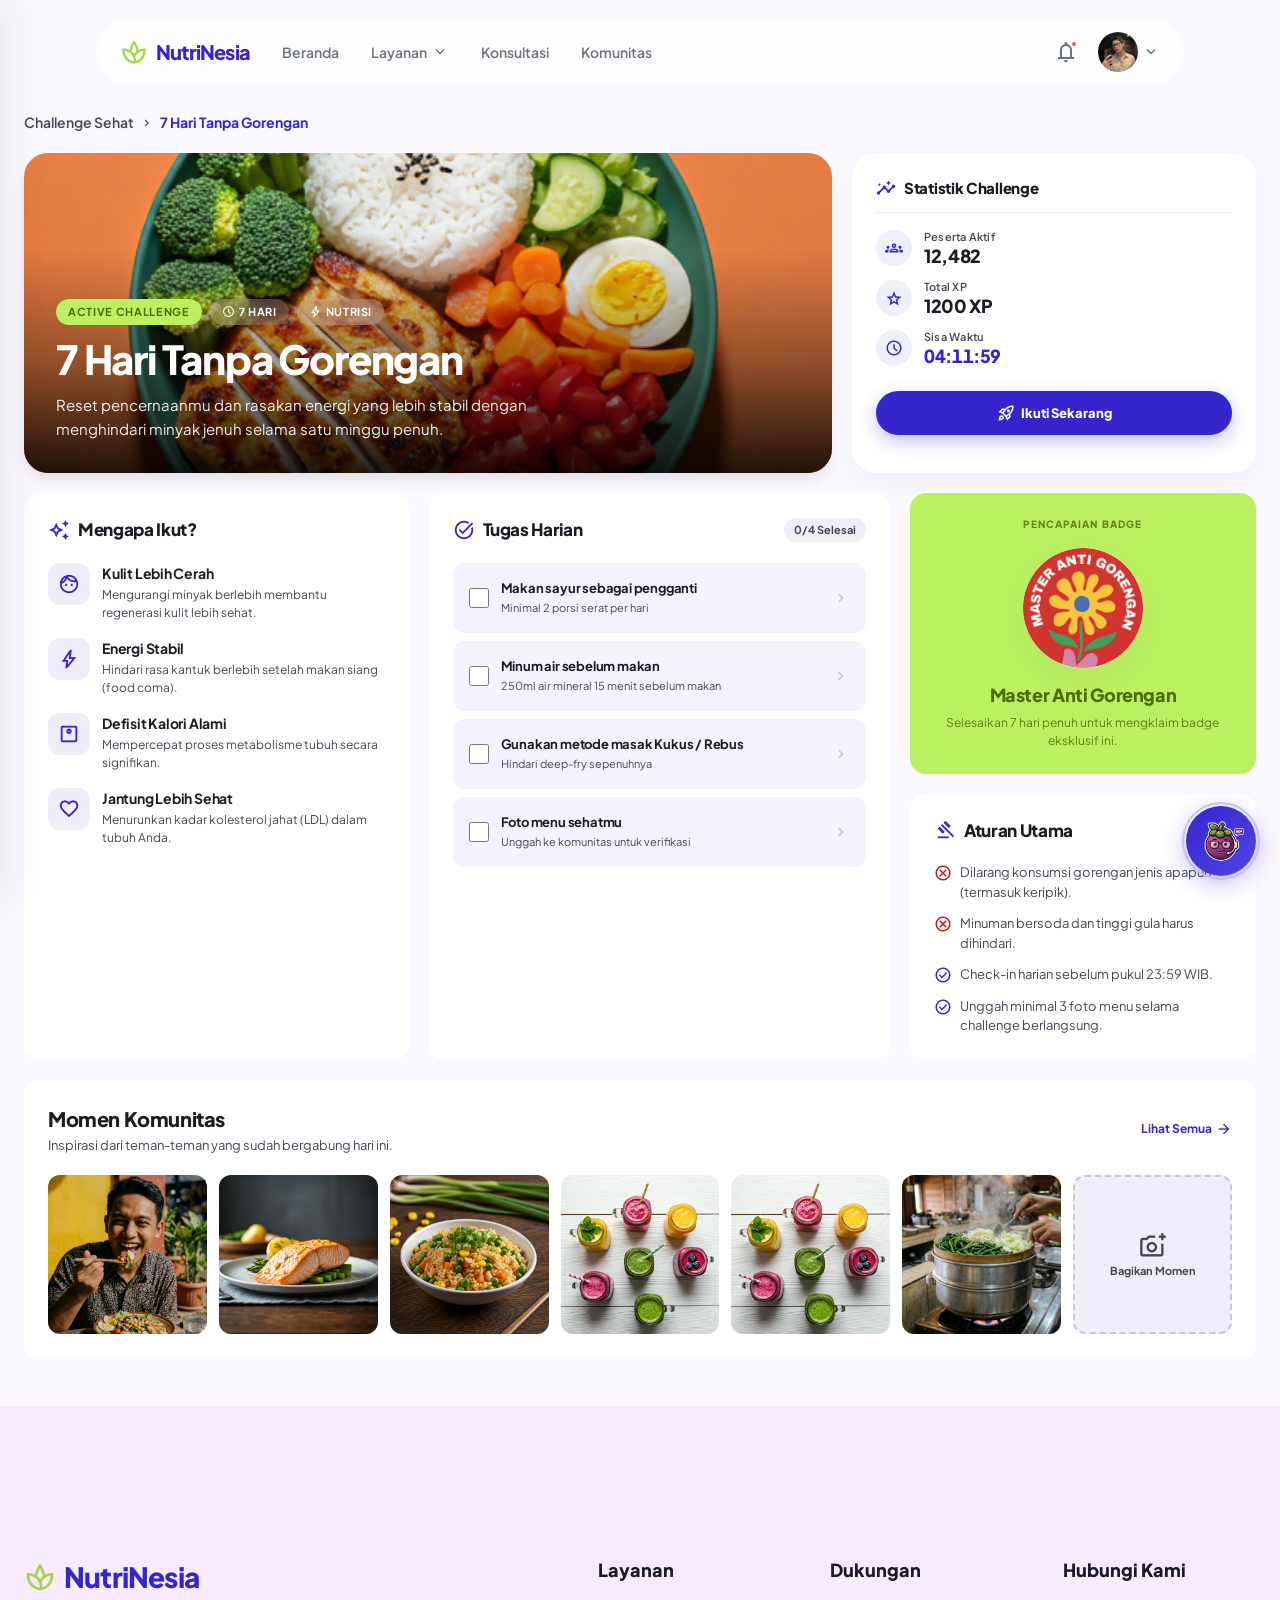
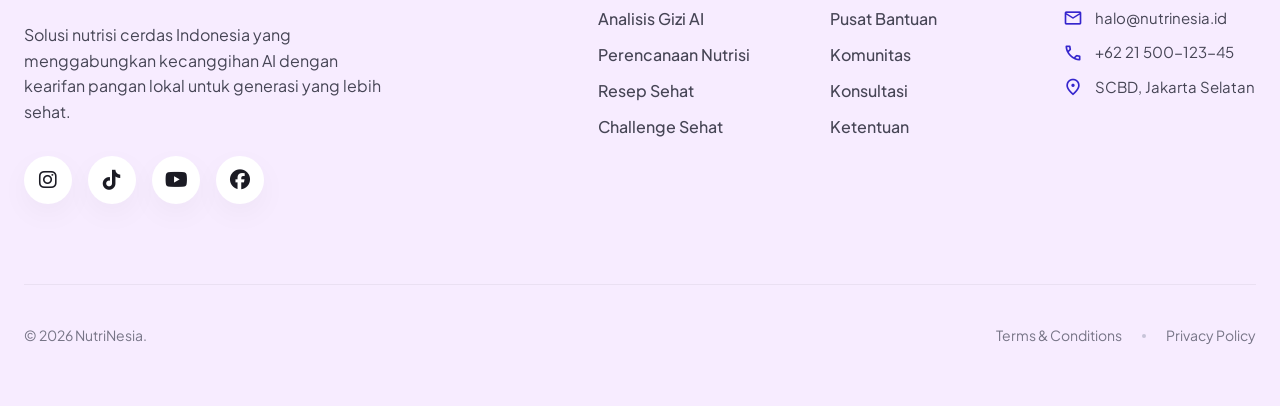
<file: pages/challenge-sehat-detail.html>
<!DOCTYPE html>
<html lang="id">

<head>
    <meta charset="utf-8" />
    <meta content="width=device-width, initial-scale=1.0" name="viewport" />
    <title>7 Hari Tanpa Gorengan - Challenge Sehat | NutriNesia</title>
    <meta name="description" content="Detail tantangan hidup sehat dengan aturan, reward, dan progress komunitas." />
    <link href="https://fonts.googleapis.com/css2?family=Plus+Jakarta+Sans:wght@400;500;600;700;800&display=swap"
        rel="stylesheet" />
    <link href="https://fonts.googleapis.com/css2?family=Material+Symbols+Outlined:wght,FILL@100..700,0..1&display=swap"
        rel="stylesheet" />
    <link rel="stylesheet" href="../css/global.css" />
    <link rel="stylesheet" href="../css/challenge-sehat.css" />
    <link rel="stylesheet" href="../css/challenge-sehat-detail.css" />
    <link rel="stylesheet" href="https://cdnjs.cloudflare.com/ajax/libs/font-awesome/6.5.1/css/all.min.css" />
    <link rel="stylesheet" href="../css/nutribot.css" />
</head>

<body>
    <!-- TopNavBar -->
    <nav class="navbar">
        <div class="navbar-inner">
            <div class="navbar-nav">
                <div class="navbar-logo">
                    <span class="material-symbols-outlined"
                        style="font-size: 28px; color:var(--color-secondary-fixed-dim)">spa</span>
                    <a href="../index.html" style="text-decoration:none;color:var(--color-primary)">NutriNesia</a>
                </div>
                <a class="navbar-nav-link" href="../index.html">Beranda</a>
                <div class="navbar-dropdown-container" id="layanan-dropdown">
                    <button class="navbar-dropdown-trigger">
                        Layanan
                        <span class="material-symbols-outlined">expand_more</span>
                    </button>
                    <div class="navbar-dropdown">
                        <div class="navbar-dropdown-grid">
                            <a href="analisis-gizi.html" class="navbar-dropdown-item">
                                <div class="navbar-dropdown-icon primary"><span
                                        class="material-symbols-outlined">analytics</span></div>
                                <div class="navbar-dropdown-content">
                                    <span class="navbar-dropdown-title">Analisis Gizi</span>
                                    <span class="navbar-dropdown-desc">Analisis nutrisi makanan dengan AI</span>
                                </div>
                            </a>
                            <a href="resep-sehat.html" class="navbar-dropdown-item">
                                <div class="navbar-dropdown-icon secondary"><span
                                        class="material-symbols-outlined">restaurant_menu</span></div>
                                <div class="navbar-dropdown-content">
                                    <span class="navbar-dropdown-title">Resep Sehat</span>
                                    <span class="navbar-dropdown-desc">Rekomendasi resep sehat untuk Anda</span>
                                </div>
                            </a>
                            <a href="perencanaan-nutrisi.html" class="navbar-dropdown-item">
                                <div class="navbar-dropdown-icon tertiary"><span
                                        class="material-symbols-outlined">event_note</span></div>
                                <div class="navbar-dropdown-content">
                                    <span class="navbar-dropdown-title">Perencanaan Nutrisi</span>
                                    <span class="navbar-dropdown-desc">Rencana makanan harian</span>
                                </div>
                            </a>
                            <a href="challenge-sehat.html" class="navbar-dropdown-item">
                                <div class="navbar-dropdown-icon accent"><span
                                        class="material-symbols-outlined">emoji_events</span></div>
                                <div class="navbar-dropdown-content">
                                    <span class="navbar-dropdown-title">Challenge Sehat</span>
                                    <span class="navbar-dropdown-desc">Tantangan hidup sehat bersama</span>
                                </div>
                            </a>
                        </div>
                    </div>
                </div>
                <a class="navbar-nav-link" href="konsultasi.html">Konsultasi</a>
                <a class="navbar-nav-link" href="komunitas.html">Komunitas</a>
            </div>
            <div class="navbar-mobile-actions">
                <button class="navbar-hamburger" id="navbar-hamburger" aria-label="Menu" aria-expanded="false">
                    <span></span><span></span><span></span>
                </button>
                <div class="navbar-logo-mobile">
                    <span class="material-symbols-outlined"
                        style="font-size: 28px; color:var(--color-secondary-fixed-dim)">spa</span>
                    <a href="../index.html" style="text-decoration:none;color:var(--color-primary)">NutriNesia</a>
                </div>
            </div>
            <div class="profile-mobile">
                <div class="notification-dropdown-container" id="notification-dropdown">
                    <button class="navbar-icon-btn"><span class="material-symbols-outlined">notifications</span><span
                            class="notif-badge"></span></button>
                    <div class="notification-dropdown">
                        <div class="notif-header">
                            <strong>Notifikasi</strong>
                            <a href="#">Tandai semua dibaca</a>
                        </div>
                        <div class="notif-list">
                            <div class="notif-item unread">
                                <div class="notif-icon"><span class="material-symbols-outlined">analytics</span></div>
                                <div class="notif-body">
                                    <p>Analisis gizi harian Anda sudah siap!</p>
                                    <span>2 menit yang lalu</span>
                                </div>
                            </div>
                            <div class="notif-item">
                                <div class="notif-icon"><span class="material-symbols-outlined">emoji_events</span>
                                </div>
                                <div class="notif-body">
                                    <p>Selamat! Kamu menyelesaikan challenge 3 hari.</p>
                                    <span>1 jam yang lalu</span>
                                </div>
                            </div>
                        </div>
                        <div class="notif-footer">
                            <a href="#">Lihat semua notifikasi</a>
                        </div>
                    </div>
                </div>
                <div class="profile-dropdown-container" id="profile-dropdown">
                    <button class="profile-dropdown-trigger">
                        <img src="../images/profile.png" alt="Profile" class="navbar-avatar" />
                        <span class="material-symbols-outlined">expand_more</span>
                    </button>
                    <div class="profile-dropdown">
                        <div class="profile-dropdown-header">
                            <strong>Tom Edy</strong>
                            <span>tomedyimut@email.com</span>
                        </div>
                        <hr>
                        <a href="profile.html"><span class="material-symbols-outlined">person</span> Profile</a>
                        <a href="../index.html"><span class="material-symbols-outlined">logout</span> Logout</a>
                    </div>
                </div>
            </div>
        </div>
    </nav>

    <!-- Mobile Drawer -->
    <div class="navbar-mobile-overlay" id="navbar-mobile-overlay"></div>
    <aside class="navbar-mobile-menu" id="navbar-mobile-menu" aria-label="Mobile navigation">
        <div class="navbar-mobile-header">
            <div class="navbar-mobile-brand">
                <span class="material-symbols-outlined">spa</span>
                NutriNesia
            </div>
            <button class="navbar-mobile-close" id="navbar-mobile-close" aria-label="Tutup menu">
                <span class="material-symbols-outlined">close</span>
            </button>
        </div>
        <div class="navbar-mobile-profile">
            <img src="../images/profile.png" alt="Profile" />
            <div class="navbar-mobile-profile-info">
                <strong>Tom Edy</strong>
                <span>tomedyimut@email.com</span>
            </div>
        </div>
        <div class="navbar-mobile-section-label">Navigasi</div>
        <nav class="navbar-mobile-links">
            <a class="navbar-mobile-link" href="../index.html"><span
                    class="material-symbols-outlined">home</span>Beranda</a>
            <button class="navbar-mobile-sub-trigger" id="mobile-layanan-trigger">
                <span class="material-symbols-outlined">grid_view</span>
                Layanan
                <span class="material-symbols-outlined sub-chevron">expand_more</span>
            </button>
            <div class="navbar-mobile-sub-links" id="mobile-layanan-links">
                <a class="navbar-mobile-sub-link" href="analisis-gizi.html">Analisis Gizi</a>
                <a class="navbar-mobile-sub-link" href="resep-sehat.html">Resep Sehat</a>
                <a class="navbar-mobile-sub-link" href="perencanaan-nutrisi.html">Perencanaan Nutrisi</a>
                <a class="navbar-mobile-sub-link" href="challenge-sehat.html">Challenge Sehat</a>
            </div>
            <a class="navbar-mobile-link" href="konsultasi.html"><span
                    class="material-symbols-outlined">psychology</span>Konsultasi</a>
            <a class="navbar-mobile-link" href="komunitas.html"><span
                    class="material-symbols-outlined">groups</span>Komunitas</a>
        </nav>
        <div class="navbar-mobile-section-label">Akun</div>
        <nav class="navbar-mobile-links">
            <a class="navbar-mobile-link" href="profile.html"><span
                    class="material-symbols-outlined">person</span>Profile Saya</a>
            <a class="navbar-mobile-link" href="../index.html"><span
                    class="material-symbols-outlined">logout</span>Logout</a>
        </nav>
        <div class="navbar-mobile-footer">
            <p class="navbar-mobile-footer-copy">© 2026 NutriNesia</p>
        </div>
    </aside>

    <main class="csd-main animate-fade-in">
        <!-- Breadcrumb -->
        <nav class="breadcrumb" aria-label="Breadcrumb">
            <a href="challenge-sehat.html" class="breadcrumb-item">
                Challenge Sehat
            </a>
            <span class="material-symbols-outlined">chevron_right</span>
            <span class="breadcrumb-current">7 Hari Tanpa Gorengan</span>
        </nav>

        <!-- HERO GRID: image + stats -->
        <section class="csd-hero-grid" data-reveal>
            <div class="csd-hero">
                <img class="csd-hero-bg"
                    src="../images/tanpa-gorengan.png"
                    alt="Healthy meal" />
                <div class="csd-hero-content">
                    <div class="csd-hero-tags">
                        <span class="csd-tag active">Active Challenge</span>
                        <span class="csd-tag glass"><span class="material-symbols-outlined">schedule</span>7 Hari</span>
                        <span class="csd-tag glass"><span class="material-symbols-outlined">bolt</span>Nutrisi</span>
                    </div>
                    <h1 class="csd-hero-title">7 Hari Tanpa Gorengan</h1>
                    <p class="csd-hero-desc">Reset pencernaanmu dan rasakan energi yang lebih stabil dengan menghindari
                        minyak jenuh selama satu minggu penuh.</p>
                </div>
            </div>

            <aside class="csd-stats-card">
                <h2 class="csd-stats-title">
                    <span class="material-symbols-outlined">insights</span>
                    Statistik Challenge
                </h2>
                <div class="csd-stats-list">
                    <div class="csd-stat-row">
                        <div class="csd-stat-icon"><span class="material-symbols-outlined">groups</span></div>
                        <div class="csd-stat-info">
                            <span class="csd-stat-label">Peserta Aktif</span>
                            <span class="csd-stat-value">12,482</span>
                        </div>
                    </div>
                    <div class="csd-stat-row">
                        <div class="csd-stat-icon"><span class="material-symbols-outlined">star</span></div>
                        <div class="csd-stat-info">
                            <span class="csd-stat-label">Total XP</span>
                            <span class="csd-stat-value">1200 XP</span>
                        </div>
                    </div>
                    <div class="csd-stat-row">
                        <div class="csd-stat-icon"><span class="material-symbols-outlined">schedule</span></div>
                        <div class="csd-stat-info">
                            <span class="csd-stat-label">Sisa Waktu</span>
                            <span class="csd-stat-value timer" id="csd-timer">04:12:01</span>
                        </div>
                    </div>
                </div>
                <button class="csd-join-btn" id="csd-join-btn">
                    <span class="material-symbols-outlined">rocket_launch</span>
                    Ikuti Sekarang
                </button>
            </aside>
        </section>

        <!-- MAIN CONTENT 3-col -->
        <section class="csd-content-grid">
            <!-- Why Join -->
            <div class="csd-card" data-reveal>
                <h3 class="csd-card-title">
                    <span class="material-symbols-outlined">auto_awesome</span>
                    Mengapa Ikut?
                </h3>
                <div class="csd-benefits">
                    <div class="csd-benefit">
                        <div class="csd-benefit-icon"><span class="material-symbols-outlined">face</span></div>
                        <div class="csd-benefit-body">
                            <h4>Kulit Lebih Cerah</h4>
                            <p>Mengurangi minyak berlebih membantu regenerasi kulit lebih sehat.</p>
                        </div>
                    </div>
                    <div class="csd-benefit">
                        <div class="csd-benefit-icon"><span class="material-symbols-outlined">bolt</span></div>
                        <div class="csd-benefit-body">
                            <h4>Energi Stabil</h4>
                            <p>Hindari rasa kantuk berlebih setelah makan siang (food coma).</p>
                        </div>
                    </div>
                    <div class="csd-benefit">
                        <div class="csd-benefit-icon"><span class="material-symbols-outlined">monitor_weight</span>
                        </div>
                        <div class="csd-benefit-body">
                            <h4>Defisit Kalori Alami</h4>
                            <p>Mempercepat proses metabolisme tubuh secara signifikan.</p>
                        </div>
                    </div>
                    <div class="csd-benefit">
                        <div class="csd-benefit-icon"><span class="material-symbols-outlined">favorite</span></div>
                        <div class="csd-benefit-body">
                            <h4>Jantung Lebih Sehat</h4>
                            <p>Menurunkan kadar kolesterol jahat (LDL) dalam tubuh Anda.</p>
                        </div>
                    </div>
                </div>
            </div>

            <!-- Daily Task List -->
            <div class="csd-card" data-reveal>
                <div class="csd-task-header">
                    <h3 class="csd-card-title">
                        <span class="material-symbols-outlined">task_alt</span>
                        Tugas Harian
                    </h3>
                    <span class="csd-task-count" id="csd-task-count">0/4 Selesai</span>
                </div>
                <div class="csd-tasks">
                    <label class="csd-task">
                        <input type="checkbox" />
                        <div class="csd-task-body">
                            <p class="csd-task-title">Makan sayur sebagai pengganti</p>
                            <p class="csd-task-sub">Minimal 2 porsi serat per hari</p>
                        </div>
                        <span class="material-symbols-outlined">chevron_right</span>
                    </label>
                    <label class="csd-task">
                        <input type="checkbox" />
                        <div class="csd-task-body">
                            <p class="csd-task-title">Minum air sebelum makan</p>
                            <p class="csd-task-sub">250ml air mineral 15 menit sebelum makan</p>
                        </div>
                        <span class="material-symbols-outlined">chevron_right</span>
                    </label>
                    <label class="csd-task">
                        <input type="checkbox" />
                        <div class="csd-task-body">
                            <p class="csd-task-title">Gunakan metode masak Kukus / Rebus</p>
                            <p class="csd-task-sub">Hindari deep-fry sepenuhnya</p>
                        </div>
                        <span class="material-symbols-outlined">chevron_right</span>
                    </label>
                    <label class="csd-task">
                        <input type="checkbox" />
                        <div class="csd-task-body">
                            <p class="csd-task-title">Foto menu sehatmu</p>
                            <p class="csd-task-sub">Unggah ke komunitas untuk verifikasi</p>
                        </div>
                        <span class="material-symbols-outlined">chevron_right</span>
                    </label>
                </div>
            </div>

            <!-- Side: Reward + Rules -->
            <aside class="csd-side">
                <div class="csd-reward" data-reveal>
                    <div class="csd-reward-label">Pencapaian Badge</div>
                    <div class="csd-reward-visual">
                        <div class="csd-reward-pulse"></div>
                        <img class="csd-reward-badge"
                            src="../images/badge.png"
                            alt="Anti-Oil Hero Badge" />
                    </div>
                    <h4 class="csd-reward-title">Master Anti Gorengan</h4>
                    <p class="csd-reward-desc">Selesaikan 7 hari penuh untuk mengklaim badge eksklusif ini.</p>
                </div>

                <div class="csd-card" data-reveal>
                    <h3 class="csd-card-title">
                        <span class="material-symbols-outlined">gavel</span>
                        Aturan Utama
                    </h3>
                    <div class="csd-rules">
                        <div class="csd-rule">
                            <span class="material-symbols-outlined bad">cancel</span>
                            <span>Dilarang konsumsi gorengan jenis apapun (termasuk keripik).</span>
                        </div>
                        <div class="csd-rule">
                            <span class="material-symbols-outlined bad">cancel</span>
                            <span>Minuman bersoda dan tinggi gula harus dihindari.</span>
                        </div>
                        <div class="csd-rule">
                            <span class="material-symbols-outlined ok">check_circle</span>
                            <span>Check-in harian sebelum pukul 23:59 WIB.</span>
                        </div>
                        <div class="csd-rule">
                            <span class="material-symbols-outlined ok">check_circle</span>
                            <span>Unggah minimal 3 foto menu selama challenge berlangsung.</span>
                        </div>
                    </div>
                </div>
            </aside>
        </section>

        <!-- Community Moments -->
        <section class="csd-card" data-reveal>
            <div class="csd-moments-header">
                <div>
                    <h3>Momen Komunitas</h3>
                    <p>Inspirasi dari teman-teman yang sudah bergabung hari ini.</p>
                </div>
                <a href="komunitas.html" class="csd-moments-link">
                    Lihat Semua
                    <span class="material-symbols-outlined">arrow_forward</span>
                </a>
            </div>
            <div class="csd-moments">
                <div class="csd-moment">
                    <img src="../images/male-salad.png" alt="Steamed fish" />
                    <div class="csd-moment-overlay"><span class="material-symbols-outlined">favorite</span></div>
                </div>
                <div class="csd-moment">
                    <img src="../images/salmon-panggang.png" alt="Salad bowl" />
                    <div class="csd-moment-overlay"><span class="material-symbols-outlined">favorite</span></div>
                </div>
                <div class="csd-moment">
                    <img src="../images/nasi-goreng.png" alt="Detox juice" />
                    <div class="csd-moment-overlay"><span class="material-symbols-outlined">favorite</span></div>
                </div>
                <div class="csd-moment">
                    <img src="../images/smoothie.png" alt="Overnight oats" />
                    <div class="csd-moment-overlay"><span class="material-symbols-outlined">favorite</span></div>
                </div>
                <div class="csd-moment">
                    <img src="../images/smoothie.png" alt="Overnight oats" />
                    <div class="csd-moment-overlay"><span class="material-symbols-outlined">favorite</span></div>
                </div>
                <div class="csd-moment">
                    <img src="../images/kukus.png" alt="Meal prep" />
                    <div class="csd-moment-overlay"><span class="material-symbols-outlined">favorite</span></div>
                </div>
                <button class="csd-moment-add" type="button">
                    <span class="material-symbols-outlined">add_a_photo</span>
                    <span>Bagikan Momen</span>
                </button>
            </div>
        </section>
    </main>

    <!-- JOIN POPUP MODAL -->
    <div class="cs-modal-overlay" id="cs-join-modal" role="dialog" aria-modal="true" aria-labelledby="cs-modal-title">
        <div class="cs-modal">
            <button class="cs-modal-close" data-close="modal" aria-label="Tutup">
                <span class="material-symbols-outlined">close</span>
            </button>
            <div class="cs-modal-icon">
                <span class="material-symbols-outlined">check_circle</span>
            </div>
            <h3 class="cs-modal-title" id="cs-modal-title">Berhasil Bergabung!</h3>
            <p class="cs-modal-desc">
                Anda resmi terdaftar dalam tantangan <strong id="cs-modal-challenge-name">7 Hari Tanpa
                    Gorengan</strong>.
                Check-in harian akan tersedia setiap hari. Selamat berjuang!
            </p>
            <div class="cs-modal-actions">
                <a href="#tasks" class="cs-modal-btn-primary" data-close="modal">
                    <span class="material-symbols-outlined">task_alt</span>
                    Mulai Tugas Hari Ini
                </a>
                <button type="button" class="cs-modal-btn-ghost" data-close="modal">Nanti Saja</button>
            </div>
        </div>
    </div>

    <!-- Footer -->
    <footer class="footer-new" data-reveal>
        <div class="footer-main-section">
            <div class="footer-main-inner">
                <div class="footer-row-top">
                    <div class="footer-brand-col">
                        <div class="navbar-logo">
                            <span class="material-symbols-outlined" style="font-size: 32px; color:var(--color-secondary-fixed-dim)">spa</span>
                            <a href="../index.html" style="text-decoration:none;color:var(--color-primary); font-size: 28px; font-weight: 900;">NutriNesia</a>
                        </div>
                        <p class="brand-bio">Solusi nutrisi cerdas Indonesia yang menggabungkan kecanggihan AI dengan kearifan pangan lokal untuk generasi yang lebih sehat.</p>
                        <div class="footer-social-wrapper">
                            <a href="#" class="social-pill"><i class="fa-brands fa-instagram"></i></a>
                            <a href="#" class="social-pill"><i class="fa-brands fa-tiktok"></i></a>
                            <a href="#" class="social-pill"><i class="fa-brands fa-youtube"></i></a>
                            <a href="#" class="social-pill"><i class="fa-brands fa-facebook"></i></a>
                        </div>
                    </div>

                    <div class="footer-links-grid">
                        <div class="footer-nav-group">
                            <h5>Layanan</h5>
                            <ul>
                                <li><a href="../pages/analisis-gizi.html">Analisis Gizi AI</a></li>
                                <li><a href="../pages/perencanaan-nutrisi.html">Perencanaan Nutrisi</a></li>
                                <li><a href="../pages/resep-sehat.html">Resep Sehat</a></li>
                                <li><a href="../pages/challenge-sehat.html">Challenge Sehat</a></li>
                            </ul>
                        </div>
                        <div class="footer-nav-group">
                            <h5>Dukungan</h5>
                            <ul>
                                <li><a href="../index.html#faq">Pusat Bantuan</a></li>
                                <li><a href="../pages/komunitas.html">Komunitas</a></li>
                                <li><a href="../pages/konsultasi.html">Konsultasi</a></li>
                                <li><a href="../index.html#faq">Ketentuan</a></li>
                            </ul>
                        </div>
                        <div class="footer-nav-group">
                            <h5>Hubungi Kami</h5>
                            <ul>
                                <li class="contact-item">
                                    <span class="material-symbols-outlined">mail</span>
                                    <span>halo@nutrinesia.id</span>
                                </li>
                                <li class="contact-item">
                                    <span class="material-symbols-outlined">call</span>
                                    <span>+62 21 500-123-45</span>
                                </li>
                                <li class="contact-item">
                                    <span class="material-symbols-outlined">location_on</span>
                                    <span>SCBD, Jakarta Selatan</span>
                                </li>
                            </ul>
                        </div>
                    </div>
                </div>

                <div class="footer-bottom-line">
                    <div class="footer-copyright-text">
                        © 2026 NutriNesia.
                    </div>
                    <div class="footer-bottom-links">
                        <a href="#">Terms & Conditions</a>
                        <span class="dot-sep"></span>
                        <a href="#">Privacy Policy</a>
                    </div>
                </div>
            </div>
        </div>
    </footer>

    <script src="../js/global.js"></script>
    <script src="../js/challenge-sehat-detail.js"></script>
    <script src="../js/nutribot.js"></script>
</body>

</html>
</file>
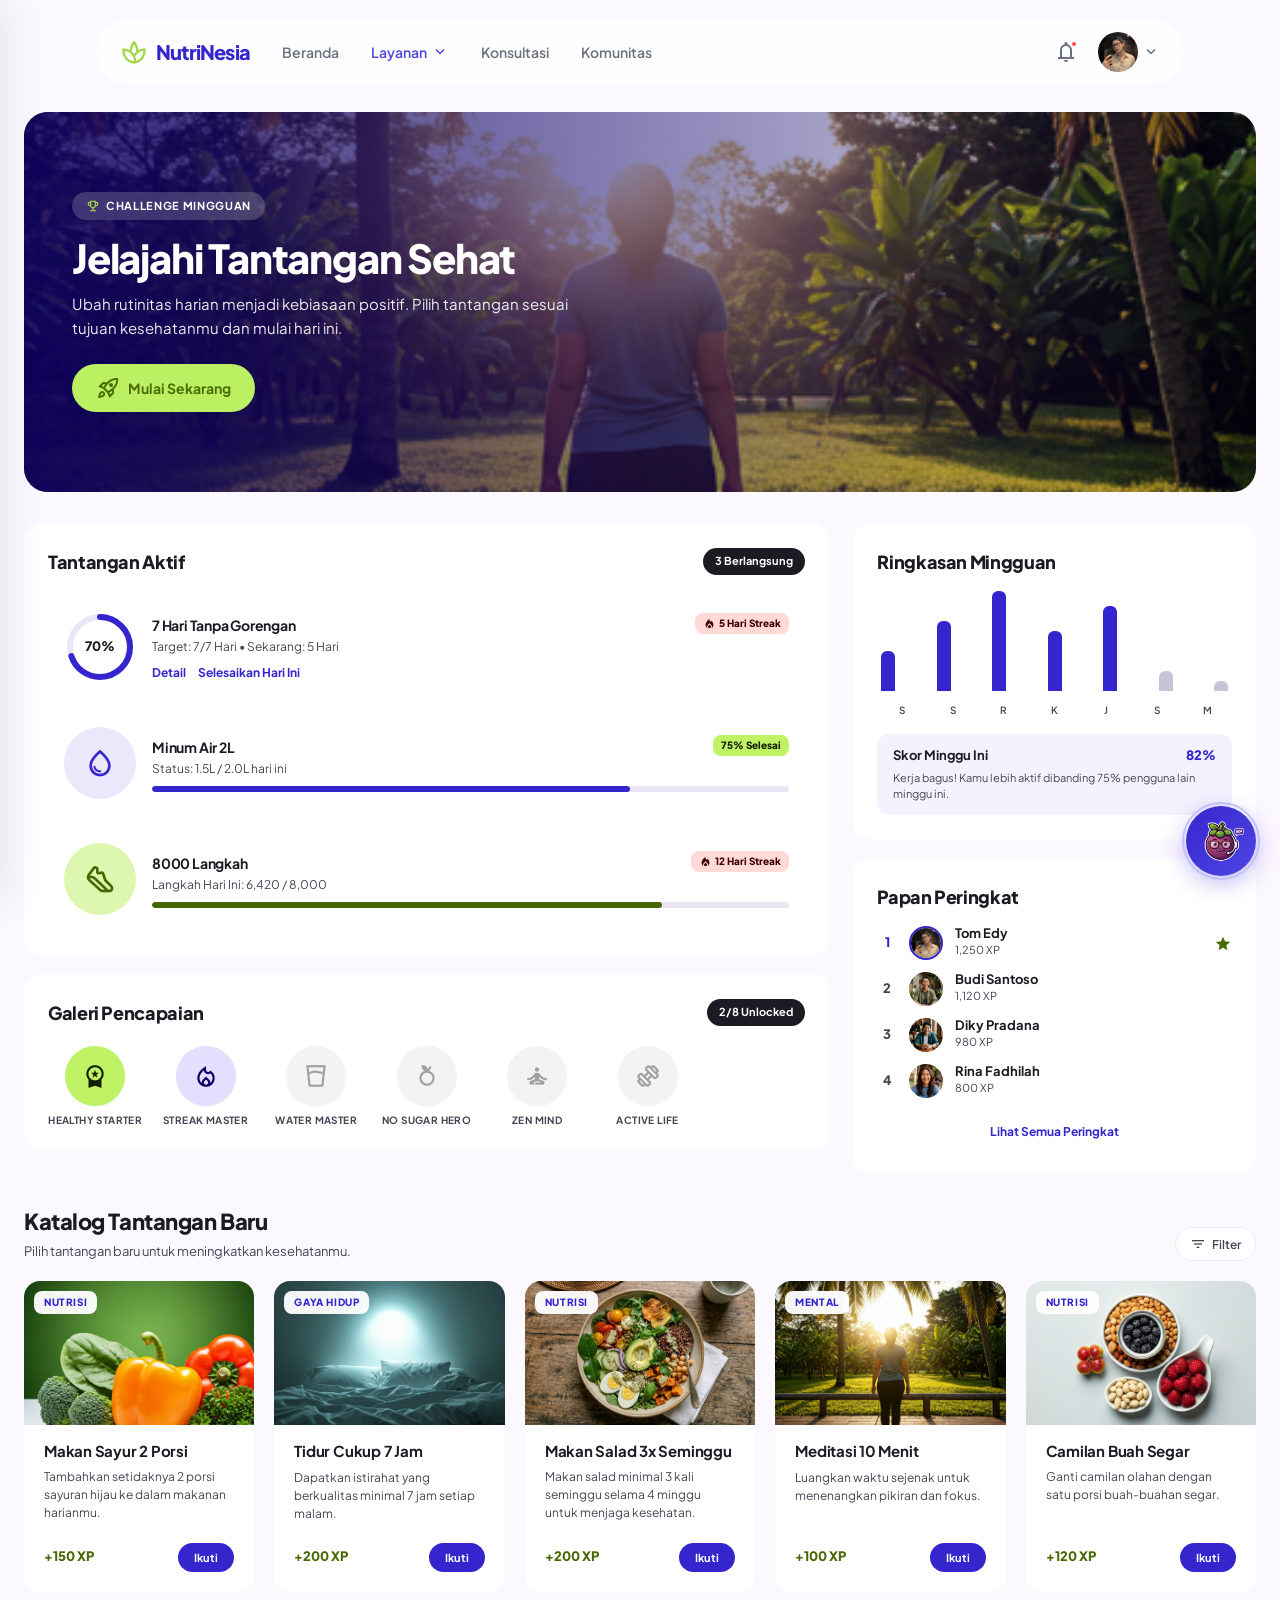
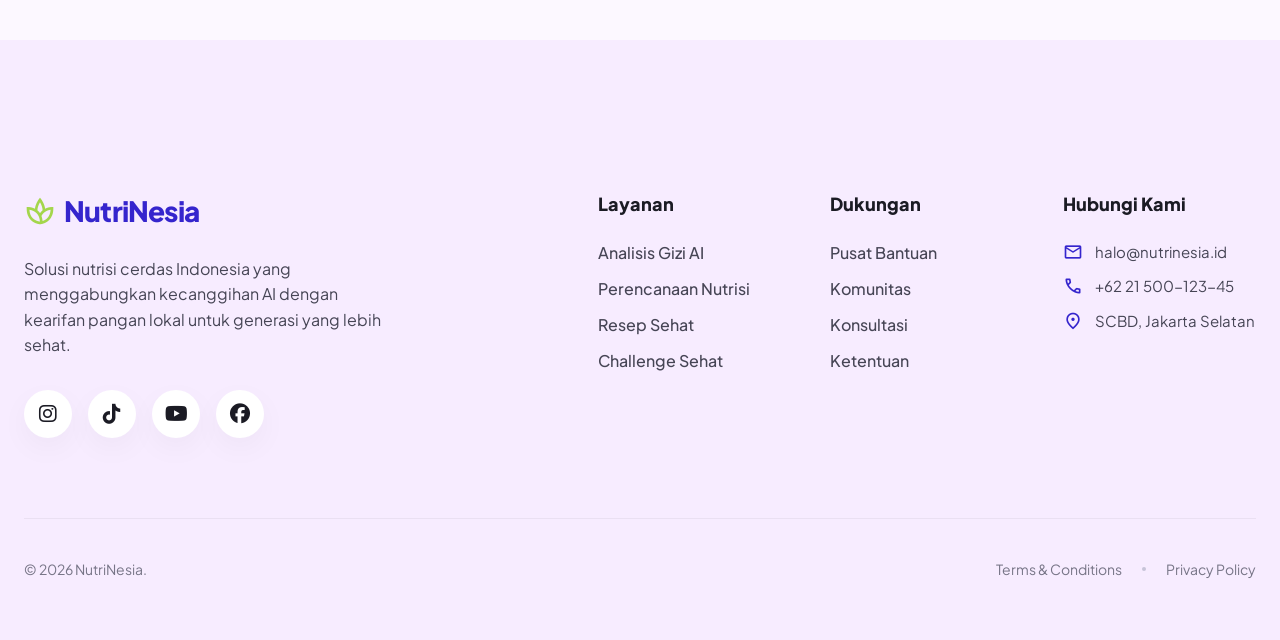
<file: pages/challenge-sehat.html>
<!DOCTYPE html>
<html lang="id">

<head>
    <meta charset="utf-8" />
    <meta content="width=device-width, initial-scale=1.0" name="viewport" />
    <title>Challenge Sehat - NutriNesia</title>
    <meta name="description" content="Tantangan hidup sehat harian bersama komunitas NutriNesia." />
    <link href="https://fonts.googleapis.com/css2?family=Plus+Jakarta+Sans:wght@400;500;600;700;800&display=swap"
        rel="stylesheet" />
    <link href="https://fonts.googleapis.com/css2?family=Material+Symbols+Outlined:wght,FILL@100..700,0..1&display=swap"
        rel="stylesheet" />
    <link rel="stylesheet" href="../css/global.css" />
    <link rel="stylesheet" href="../css/challenge-sehat.css" />
    <link rel="stylesheet" href="https://cdnjs.cloudflare.com/ajax/libs/font-awesome/6.5.1/css/all.min.css" />
    <link rel="stylesheet" href="../css/nutribot.css" />
</head>

<body>
    <!-- TopNavBar -->
    <nav class="navbar">
        <div class="navbar-inner">
            <div class="navbar-nav">
                <div class="navbar-logo">
                    <span class="material-symbols-outlined"
                        style="font-size: 28px; color:var(--color-secondary-fixed-dim)">spa</span>
                    <a href="../index.html" style="text-decoration:none;color:var(--color-primary)">NutriNesia</a>
                </div>
                <a class="navbar-nav-link" href="../index.html">Beranda</a>
                <div class="navbar-dropdown-container" id="layanan-dropdown">
                    <button class="navbar-dropdown-trigger">
                        Layanan
                        <span class="material-symbols-outlined">expand_more</span>
                    </button>
                    <div class="navbar-dropdown">
                        <div class="navbar-dropdown-grid">
                            <a href="analisis-gizi.html" class="navbar-dropdown-item">
                                <div class="navbar-dropdown-icon primary"><span
                                        class="material-symbols-outlined">analytics</span></div>
                                <div class="navbar-dropdown-content">
                                    <span class="navbar-dropdown-title">Analisis Gizi</span>
                                    <span class="navbar-dropdown-desc">Analisis nutrisi makanan dengan AI</span>
                                </div>
                            </a>
                            <a href="resep-sehat.html" class="navbar-dropdown-item">
                                <div class="navbar-dropdown-icon secondary"><span
                                        class="material-symbols-outlined">restaurant_menu</span></div>
                                <div class="navbar-dropdown-content">
                                    <span class="navbar-dropdown-title">Resep Sehat</span>
                                    <span class="navbar-dropdown-desc">Rekomendasi resep sehat untuk Anda</span>
                                </div>
                            </a>
                            <a href="perencanaan-nutrisi.html" class="navbar-dropdown-item">
                                <div class="navbar-dropdown-icon tertiary"><span
                                        class="material-symbols-outlined">event_note</span></div>
                                <div class="navbar-dropdown-content">
                                    <span class="navbar-dropdown-title">Perencanaan Nutrisi</span>
                                    <span class="navbar-dropdown-desc">Rencana makanan harian</span>
                                </div>
                            </a>
                            <a href="challenge-sehat.html" class="navbar-dropdown-item">
                                <div class="navbar-dropdown-icon accent"><span
                                        class="material-symbols-outlined">emoji_events</span></div>
                                <div class="navbar-dropdown-content">
                                    <span class="navbar-dropdown-title">Challenge Sehat</span>
                                    <span class="navbar-dropdown-desc">Tantangan hidup sehat bersama</span>
                                </div>
                            </a>
                        </div>
                    </div>
                </div>
                <a class="navbar-nav-link" href="konsultasi.html">Konsultasi</a>
                <a class="navbar-nav-link" href="komunitas.html">Komunitas</a>
            </div>
            <div class="navbar-mobile-actions">
                <button class="navbar-hamburger" id="navbar-hamburger" aria-label="Menu" aria-expanded="false">
                    <span></span><span></span><span></span>
                </button>
                <div class="navbar-logo-mobile">
                    <span class="material-symbols-outlined"
                        style="font-size: 28px; color:var(--color-secondary-fixed-dim)">spa</span>
                    <a href="../index.html" style="text-decoration:none;color:var(--color-primary)">NutriNesia</a>
                </div>
            </div>
            <div class="profile-mobile">
                <div class="notification-dropdown-container" id="notification-dropdown">
                    <button class="navbar-icon-btn"><span class="material-symbols-outlined">notifications</span><span
                            class="notif-badge"></span></button>
                    <div class="notification-dropdown">
                        <div class="notif-header">
                            <strong>Notifikasi</strong>
                            <a href="#">Tandai semua dibaca</a>
                        </div>
                        <div class="notif-list">
                            <div class="notif-item unread">
                                <div class="notif-icon"><span class="material-symbols-outlined">analytics</span></div>
                                <div class="notif-body">
                                    <p>Analisis gizi harian Anda sudah siap!</p>
                                    <span>2 menit yang lalu</span>
                                </div>
                            </div>
                            <div class="notif-item">
                                <div class="notif-icon"><span class="material-symbols-outlined">emoji_events</span>
                                </div>
                                <div class="notif-body">
                                    <p>Selamat! Kamu menyelesaikan challenge 3 hari.</p>
                                    <span>1 jam yang lalu</span>
                                </div>
                            </div>
                        </div>
                        <div class="notif-footer">
                            <a href="#">Lihat semua notifikasi</a>
                        </div>
                    </div>
                </div>
                <div class="profile-dropdown-container" id="profile-dropdown">
                    <button class="profile-dropdown-trigger">
                        <img src="../images/profile.png" alt="Profile" class="navbar-avatar" />
                        <span class="material-symbols-outlined">expand_more</span>
                    </button>
                    <div class="profile-dropdown">
                        <div class="profile-dropdown-header">
                            <strong>Tom Edy</strong>
                            <span>tomedyimut@email.com</span>
                        </div>
                        <hr>
                        <a href="profile.html"><span class="material-symbols-outlined">person</span> Profile</a>
                        <a href="../index.html"><span class="material-symbols-outlined">logout</span> Logout</a>
                    </div>
                </div>
            </div>
        </div>
    </nav>

    <!-- Mobile Drawer -->
    <div class="navbar-mobile-overlay" id="navbar-mobile-overlay"></div>
    <aside class="navbar-mobile-menu" id="navbar-mobile-menu" aria-label="Mobile navigation">
        <div class="navbar-mobile-header">
            <div class="navbar-mobile-brand">
                <span class="material-symbols-outlined">spa</span>
                NutriNesia
            </div>
            <button class="navbar-mobile-close" id="navbar-mobile-close" aria-label="Tutup menu">
                <span class="material-symbols-outlined">close</span>
            </button>
        </div>
        <div class="navbar-mobile-profile">
            <img src="../images/profile.png" alt="Profile" />
            <div class="navbar-mobile-profile-info">
                <strong>Tom Edy</strong>
                <span>tomedyimut@email.com</span>
            </div>
        </div>
        <div class="navbar-mobile-section-label">Navigasi</div>
        <nav class="navbar-mobile-links">
            <a class="navbar-mobile-link" href="../index.html"><span
                    class="material-symbols-outlined">home</span>Beranda</a>
            <button class="navbar-mobile-sub-trigger" id="mobile-layanan-trigger">
                <span class="material-symbols-outlined">grid_view</span>
                Layanan
                <span class="material-symbols-outlined sub-chevron">expand_more</span>
            </button>
            <div class="navbar-mobile-sub-links" id="mobile-layanan-links">
                <a class="navbar-mobile-sub-link" href="analisis-gizi.html">Analisis Gizi</a>
                <a class="navbar-mobile-sub-link" href="resep-sehat.html">Resep Sehat</a>
                <a class="navbar-mobile-sub-link" href="perencanaan-nutrisi.html">Perencanaan Nutrisi</a>
                <a class="navbar-mobile-sub-link" href="challenge-sehat.html">Challenge Sehat</a>
            </div>
            <a class="navbar-mobile-link" href="konsultasi.html"><span
                    class="material-symbols-outlined">psychology</span>Konsultasi</a>
            <a class="navbar-mobile-link" href="komunitas.html"><span
                    class="material-symbols-outlined">groups</span>Komunitas</a>
        </nav>
        <div class="navbar-mobile-section-label">Akun</div>
        <nav class="navbar-mobile-links">
            <a class="navbar-mobile-link" href="profile.html"><span
                    class="material-symbols-outlined">person</span>Profile Saya</a>
            <a class="navbar-mobile-link" href="../index.html"><span
                    class="material-symbols-outlined">logout</span>Logout</a>
        </nav>
        <div class="navbar-mobile-footer">
            <p class="navbar-mobile-footer-copy">© 2026 NutriNesia</p>
        </div>
    </aside>

    <main class="cs-main animate-fade-in">
        <!-- HERO -->
        <section class="cs-hero" data-reveal>
            <img class="cs-hero-bg"
                src="../images/yoga.png"
                alt="Challenge banner" />
            <div class="cs-hero-content">
                <span class="cs-hero-badge"><span class="material-symbols-outlined">emoji_events</span>Challenge
                    Mingguan</span>
                <h1 class="cs-hero-title">Jelajahi Tantangan Sehat</h1>
                <p class="cs-hero-desc">Ubah rutinitas harian menjadi kebiasaan positif. Pilih tantangan sesuai tujuan
                    kesehatanmu dan mulai hari ini.</p>
                <button class="cs-hero-cta">
                    <span class="material-symbols-outlined">rocket_launch</span>
                    Mulai Sekarang
                </button>
            </div>
        </section>

        <!-- LAYOUT: main column + sidebar -->
        <div class="cs-layout">
            <!-- LEFT COL -->
            <div class="cs-col">
                <!-- Active Challenges -->
                <section class="cs-card" data-reveal>
                    <div class="cs-card-header">
                        <h2 class="cs-card-title">Tantangan Aktif</h2>
                        <span class="cs-pill">3 Berlangsung</span>
                    </div>
                    <div class="cs-active-list">
                        <!-- Challenge 1: with ring progress -->
                        <div class="cs-challenge-row">
                            <div class="cs-progress-ring">
                                <svg viewBox="0 0 72 72">
                                    <circle class="cs-progress-ring-bg" cx="36" cy="36" r="30" fill="transparent"
                                        stroke-width="6"></circle>
                                    <circle class="cs-progress-ring-fill" cx="36" cy="36" r="30" fill="transparent"
                                        stroke-width="6" data-progress="70"></circle>
                                </svg>
                                <span class="cs-progress-ring-label">70%</span>
                            </div>
                            <div class="cs-challenge-body">
                                <div class="cs-challenge-top">
                                    <div>
                                        <a href="challenge-sehat-detail.html" class="cs-challenge-name">7 Hari Tanpa
                                            Gorengan</a>
                                        <p class="cs-challenge-meta">Target: 7/7 Hari • Sekarang: 5 Hari</p>
                                    </div>
                                    <span class="cs-streak">
                                        <span class="material-symbols-outlined">local_fire_department</span>
                                        5 Hari Streak
                                    </span>
                                </div>
                                <div class="cs-row-actions">
                                    <a href="challenge-sehat-detail.html" class="cs-link-btn">Detail</a>
                                    <button class="cs-link-btn">Selesaikan Hari Ini</button>
                                </div>
                            </div>
                        </div>

                        <!-- Challenge 2: water drop icon + progress bar -->
                        <div class="cs-challenge-row">
                            <div class="cs-challenge-icon primary">
                                <span class="material-symbols-outlined">water_drop</span>
                            </div>
                            <div class="cs-challenge-body">
                                <div class="cs-challenge-top">
                                    <div>
                                        <a href="challenge-sehat-detail.html" class="cs-challenge-name">Minum Air 2L</a>
                                        <p class="cs-challenge-meta">Status: 1.5L / 2.0L hari ini</p>
                                    </div>
                                    <span class="cs-pct-pill">75% Selesai</span>
                                </div>
                                <div class="cs-progress-bar">
                                    <div class="cs-progress-bar-fill" data-progress="75"></div>
                                </div>
                            </div>
                        </div>

                        <!-- Challenge 3: steps icon -->
                        <div class="cs-challenge-row">
                            <div class="cs-challenge-icon secondary">
                                <span class="material-symbols-outlined">steps</span>
                            </div>
                            <div class="cs-challenge-body">
                                <div class="cs-challenge-top">
                                    <div>
                                        <a href="challenge-sehat-detail.html" class="cs-challenge-name">8000 Langkah</a>
                                        <p class="cs-challenge-meta">Langkah Hari Ini: 6,420 / 8,000</p>
                                    </div>
                                    <span class="cs-streak">
                                        <span class="material-symbols-outlined">local_fire_department</span>
                                        12 Hari Streak
                                    </span>
                                </div>
                                <div class="cs-progress-bar">
                                    <div class="cs-progress-bar-fill secondary" data-progress="80"></div>
                                </div>
                            </div>
                        </div>
                    </div>
                </section>

                <!-- Achievement Gallery -->
                <section class="cs-card" data-reveal>
                    <div class="cs-card-header">
                        <h2 class="cs-card-title">Galeri Pencapaian</h2>
                        <span class="cs-pill">2/8 Unlocked</span>
                    </div>
                    <div class="cs-achievements">
                        <div class="cs-badge">
                            <div class="cs-badge-icon active">
                                <span class="material-symbols-outlined">workspace_premium</span>
                            </div>
                            <span class="cs-badge-label">Healthy Starter</span>
                        </div>
                        <div class="cs-badge">
                            <div class="cs-badge-icon featured">
                                <span class="material-symbols-outlined">local_fire_department</span>
                            </div>
                            <span class="cs-badge-label">Streak Master</span>
                        </div>
                        <div class="cs-badge">
                            <div class="cs-badge-icon locked">
                                <span class="material-symbols-outlined">water_full</span>
                            </div>
                            <span class="cs-badge-label">Water Master</span>
                        </div>
                        <div class="cs-badge">
                            <div class="cs-badge-icon locked">
                                <span class="material-symbols-outlined">nutrition</span>
                            </div>
                            <span class="cs-badge-label">No Sugar Hero</span>
                        </div>
                        <div class="cs-badge">
                            <div class="cs-badge-icon locked">
                                <span class="material-symbols-outlined">self_improvement</span>
                            </div>
                            <span class="cs-badge-label">Zen Mind</span>
                        </div>
                        <div class="cs-badge">
                            <div class="cs-badge-icon locked">
                                <span class="material-symbols-outlined">exercise</span>
                            </div>
                            <span class="cs-badge-label">Active Life</span>
                        </div>
                    </div>
                </section>
            </div>

            <!-- RIGHT COL (sidebar) -->
            <aside class="cs-col">
                <!-- Weekly Summary -->
                <section class="cs-card" data-reveal>
                    <h2 class="cs-card-title" style="margin-bottom:var(--space-4)">Ringkasan Mingguan</h2>
                    <div class="cs-bars">
                        <div class="cs-bar" data-height="40"></div>
                        <div class="cs-bar" data-height="70"></div>
                        <div class="cs-bar" data-height="100"></div>
                        <div class="cs-bar" data-height="60"></div>
                        <div class="cs-bar" data-height="85"></div>
                        <div class="cs-bar muted" data-height="20"></div>
                        <div class="cs-bar muted" data-height="10"></div>
                    </div>
                    <div class="cs-days">
                        <span>S</span><span>S</span><span>R</span><span>K</span><span>J</span><span>S</span><span>M</span>
                    </div>
                    <div class="cs-summary-box">
                        <div class="cs-summary-row">
                            <strong>Skor Minggu Ini</strong>
                            <span class="cs-pct">82%</span>
                        </div>
                        <p class="cs-summary-note">Kerja bagus! Kamu lebih aktif dibanding 75% pengguna lain minggu ini.
                        </p>
                    </div>
                </section>

                <!-- Leaderboard -->
                <section class="cs-card" data-reveal>
                    <h2 class="cs-card-title" style="margin-bottom:var(--space-4)">Papan Peringkat</h2>
                    <div class="cs-lb">
                        <div class="cs-lb-row top">
                            <span class="cs-lb-rank">1</span>
                            <img class="cs-lb-avatar" src="../images/profile.png" alt="Tom Edy" />
                            <div class="cs-lb-info">
                                <p class="cs-lb-name">Tom Edy</p>
                                <p class="cs-lb-xp">1,250 XP</p>
                            </div>
                            <span class="material-symbols-outlined cs-lb-star">star</span>
                        </div>
                        <div class="cs-lb-row">
                            <span class="cs-lb-rank">2</span>
                            <img class="cs-lb-avatar" src="../images/avatar5.png" alt="Budi Santoso" />
                            <div class="cs-lb-info">
                                <p class="cs-lb-name">Budi Santoso</p>
                                <p class="cs-lb-xp">1,120 XP</p>
                            </div>
                        </div>
                        <div class="cs-lb-row">
                            <span class="cs-lb-rank">3</span>
                            <img class="cs-lb-avatar" src="../images/avatar3.png" alt="Diky Pradana" />
                            <div class="cs-lb-info">
                                <p class="cs-lb-name">Diky Pradana</p>
                                <p class="cs-lb-xp">980 XP</p>
                            </div>
                        </div>
                        <div class="cs-lb-row">
                            <span class="cs-lb-rank">4</span>
                            <img class="cs-lb-avatar" src="../images/avatar2.png" alt="Rina Fadhilah" />
                            <div class="cs-lb-info">
                                <p class="cs-lb-name">Rina Fadhilah</p>
                                <p class="cs-lb-xp">800 XP</p>
                            </div>
                        </div>
                    </div>
                    <button class="cs-lb-cta">Lihat Semua Peringkat</button>
                </section>
            </aside>
        </div>

        <!-- Challenge Catalog -->
        <section data-reveal>
            <div class="cs-catalog-header">
                <div>
                    <h2>Katalog Tantangan Baru</h2>
                    <p>Pilih tantangan baru untuk meningkatkan kesehatanmu.</p>
                </div>
                <button class="cs-filter">
                    <span class="material-symbols-outlined">filter_list</span>
                    Filter
                </button>
            </div>
            <div class="cs-catalog-grid">
                <article class="cs-cat-card">
                    <div class="cs-cat-image">
                        <img src="../images/sayur.png" alt="Sayur" />
                        <span class="cs-cat-tag">NUTRISI</span>
                    </div>
                    <div class="cs-cat-body">
                        <a href="challenge-sehat-detail.html" class="cs-cat-title">Makan Sayur 2 Porsi</a>
                        <p class="cs-cat-desc">Tambahkan setidaknya 2 porsi sayuran hijau ke dalam makanan harianmu.</p>
                        <div class="cs-cat-footer">
                            <span class="cs-xp">+150 XP</span>
                            <button class="cs-ikuti-btn">Ikuti</button>
                        </div>
                    </div>
                </article>

                <article class="cs-cat-card">
                    <div class="cs-cat-image">
                        <img src="../images/gaya-hidup.png" alt="Tidur" />
                        <span class="cs-cat-tag">GAYA HIDUP</span>
                    </div>
                    <div class="cs-cat-body">
                        <a href="challenge-sehat-detail.html" class="cs-cat-title">Tidur Cukup 7 Jam</a>
                        <p class="cs-cat-desc">Dapatkan istirahat yang berkualitas minimal 7 jam setiap malam.</p>
                        <div class="cs-cat-footer">
                            <span class="cs-xp">+200 XP</span>
                            <button class="cs-ikuti-btn">Ikuti</button>
                        </div>
                    </div>
                </article>
                <article class="cs-cat-card">
                    <div class="cs-cat-image">
                        <img src="../images/salad.png" alt="Snack" />
                        <span class="cs-cat-tag">NUTRISI</span>
                    </div>
                    <div class="cs-cat-body">
                        <a href="challenge-sehat-detail.html" class="cs-cat-title">Makan Salad 3x Seminggu</a>
                        <p class="cs-cat-desc">Makan salad minimal 3 kali seminggu selama 4 minggu untuk menjaga
                            kesehatan.</p>
                        <div class="cs-cat-footer">
                            <span class="cs-xp">+200 XP</span>
                            <button class="cs-ikuti-btn">Ikuti</button>
                        </div>
                    </div>
                </article>

                <article class="cs-cat-card">
                    <div class="cs-cat-image">
                        <img src="../images/yoga.png" alt="Meditasi" />
                        <span class="cs-cat-tag">MENTAL</span>
                    </div>
                    <div class="cs-cat-body">
                        <a href="challenge-sehat-detail.html" class="cs-cat-title">Meditasi 10 Menit</a>
                        <p class="cs-cat-desc">Luangkan waktu sejenak untuk menenangkan pikiran dan fokus.</p>
                        <div class="cs-cat-footer">
                            <span class="cs-xp">+100 XP</span>
                            <button class="cs-ikuti-btn">Ikuti</button>
                        </div>
                    </div>
                </article>

                <article class="cs-cat-card">
                    <div class="cs-cat-image">
                        <img src="../images/sehat.png" alt="Snack" />
                        <span class="cs-cat-tag">NUTRISI</span>
                    </div>
                    <div class="cs-cat-body">
                        <a href="challenge-sehat-detail.html" class="cs-cat-title">Camilan Buah Segar</a>
                        <p class="cs-cat-desc">Ganti camilan olahan dengan satu porsi buah-buahan segar.</p>
                        <div class="cs-cat-footer">
                            <span class="cs-xp">+120 XP</span>
                            <button class="cs-ikuti-btn">Ikuti</button>
                        </div>
                    </div>
                </article>
            </div>
        </section>
    </main>

    <!-- JOIN POPUP MODAL -->
    <div class="cs-modal-overlay" id="cs-join-modal" role="dialog" aria-modal="true" aria-labelledby="cs-modal-title">
        <div class="cs-modal">
            <button class="cs-modal-close" data-close="modal" aria-label="Tutup">
                <span class="material-symbols-outlined">close</span>
            </button>
            <div class="cs-modal-icon">
                <span class="material-symbols-outlined">check_circle</span>
            </div>
            <h3 class="cs-modal-title" id="cs-modal-title">Berhasil Bergabung!</h3>
            <p class="cs-modal-desc">
                Anda resmi terdaftar dalam tantangan <strong id="cs-modal-challenge-name">tantangan ini</strong>.
                Check-in harian akan tersedia setiap hari. Selamat berjuang!
            </p>
            <div class="cs-modal-actions">
                <a href="challenge-sehat-detail.html" class="cs-modal-btn-primary">
                    <span class="material-symbols-outlined">menu_book</span>
                    Lihat Rules Tantangan
                </a>
                <button type="button" class="cs-modal-btn-ghost" data-close="modal">Nanti Saja</button>
            </div>
        </div>
    </div>

    <!-- Footer -->
    <footer class="footer-new" data-reveal>
        <div class="footer-main-section">
            <div class="footer-main-inner">
                <div class="footer-row-top">
                    <div class="footer-brand-col">
                        <div class="navbar-logo">
                            <span class="material-symbols-outlined" style="font-size: 32px; color:var(--color-secondary-fixed-dim)">spa</span>
                            <a href="../index.html" style="text-decoration:none;color:var(--color-primary); font-size: 28px; font-weight: 900;">NutriNesia</a>
                        </div>
                        <p class="brand-bio">Solusi nutrisi cerdas Indonesia yang menggabungkan kecanggihan AI dengan kearifan pangan lokal untuk generasi yang lebih sehat.</p>
                        <div class="footer-social-wrapper">
                            <a href="#" class="social-pill"><i class="fa-brands fa-instagram"></i></a>
                            <a href="#" class="social-pill"><i class="fa-brands fa-tiktok"></i></a>
                            <a href="#" class="social-pill"><i class="fa-brands fa-youtube"></i></a>
                            <a href="#" class="social-pill"><i class="fa-brands fa-facebook"></i></a>
                        </div>
                    </div>

                    <div class="footer-links-grid">
                        <div class="footer-nav-group">
                            <h5>Layanan</h5>
                            <ul>
                                <li><a href="../pages/analisis-gizi.html">Analisis Gizi AI</a></li>
                                <li><a href="../pages/perencanaan-nutrisi.html">Perencanaan Nutrisi</a></li>
                                <li><a href="../pages/resep-sehat.html">Resep Sehat</a></li>
                                <li><a href="../pages/challenge-sehat.html">Challenge Sehat</a></li>
                            </ul>
                        </div>
                        <div class="footer-nav-group">
                            <h5>Dukungan</h5>
                            <ul>
                                <li><a href="../index.html#faq">Pusat Bantuan</a></li>
                                <li><a href="../pages/komunitas.html">Komunitas</a></li>
                                <li><a href="../pages/konsultasi.html">Konsultasi</a></li>
                                <li><a href="../index.html#faq">Ketentuan</a></li>
                            </ul>
                        </div>
                        <div class="footer-nav-group">
                            <h5>Hubungi Kami</h5>
                            <ul>
                                <li class="contact-item">
                                    <span class="material-symbols-outlined">mail</span>
                                    <span>halo@nutrinesia.id</span>
                                </li>
                                <li class="contact-item">
                                    <span class="material-symbols-outlined">call</span>
                                    <span>+62 21 500-123-45</span>
                                </li>
                                <li class="contact-item">
                                    <span class="material-symbols-outlined">location_on</span>
                                    <span>SCBD, Jakarta Selatan</span>
                                </li>
                            </ul>
                        </div>
                    </div>
                </div>

                <div class="footer-bottom-line">
                    <div class="footer-copyright-text">
                        © 2026 NutriNesia.
                    </div>
                    <div class="footer-bottom-links">
                        <a href="#">Terms & Conditions</a>
                        <span class="dot-sep"></span>
                        <a href="#">Privacy Policy</a>
                    </div>
                </div>
            </div>
        </div>
    </footer>

    <script src="../js/global.js"></script>
    <script src="../js/challenge-sehat.js"></script>
    <script src="../js/nutribot.js"></script>
</body>

</html>
</file>
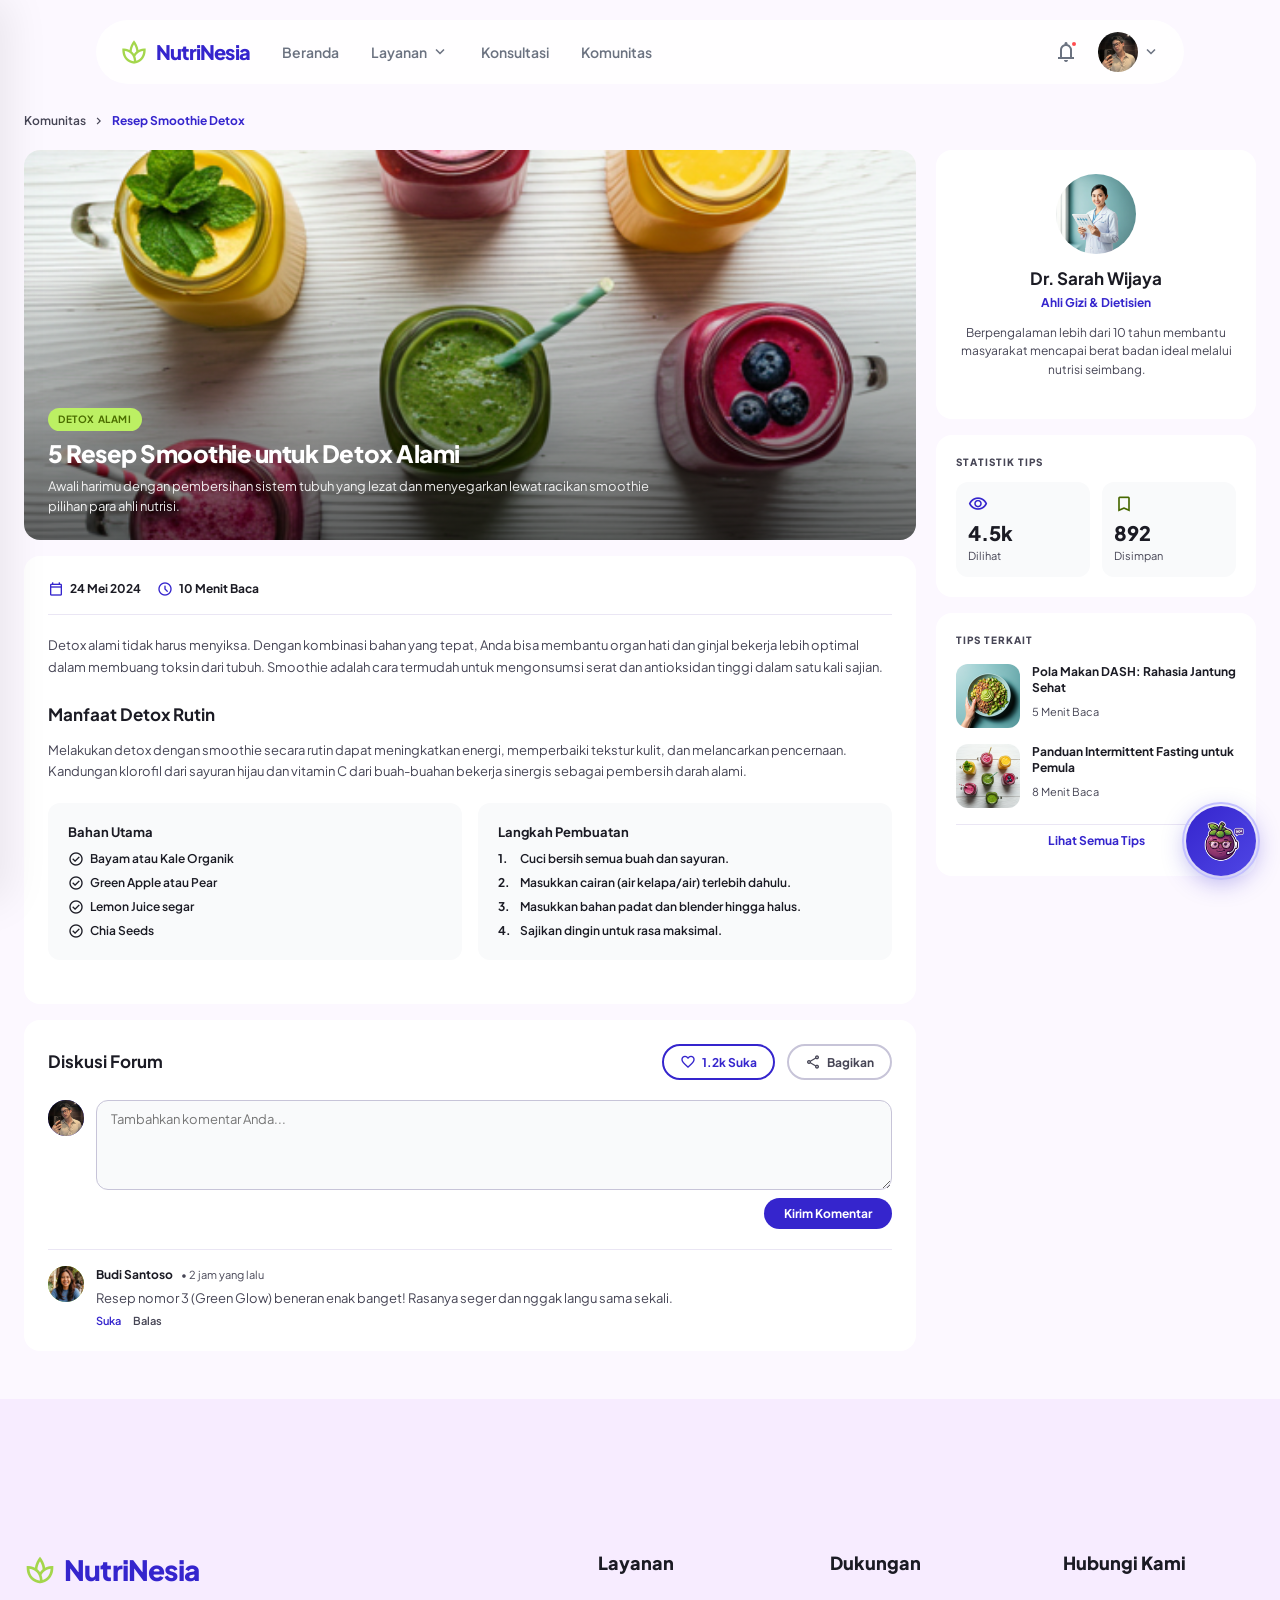
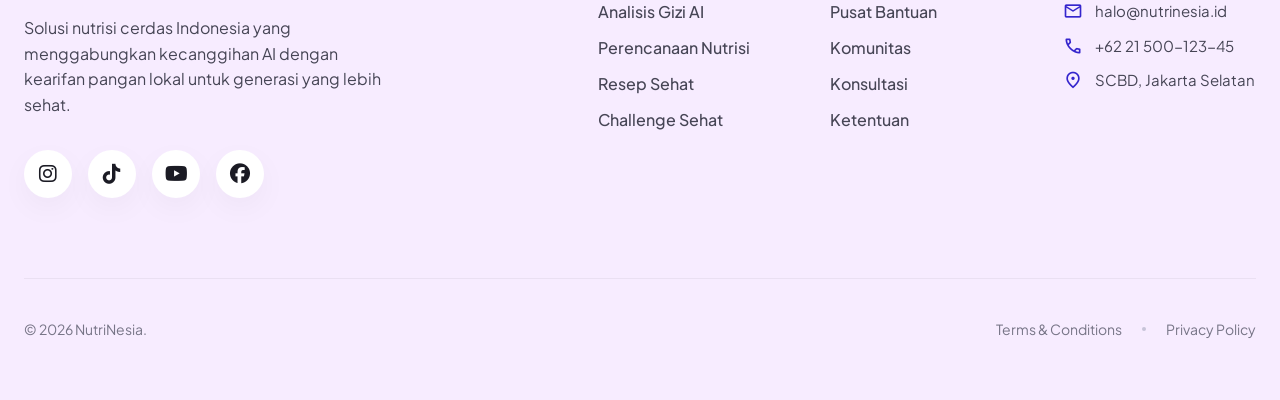
<file: pages/komunitas-detail.html>
<!DOCTYPE html>
<html lang="id">

<head>
    <meta charset="utf-8" />
    <meta content="width=device-width, initial-scale=1.0" name="viewport" />
    <title>Detail Tips - NutriNesia</title>
    <meta name="description" content="Detail tips sehat dari komunitas NutriNesia." />
    <link href="https://fonts.googleapis.com/css2?family=Plus+Jakarta+Sans:wght@400;500;600;700;800&display=swap" rel="stylesheet" />
    <link href="https://fonts.googleapis.com/css2?family=Material+Symbols+Outlined:wght,FILL@100..700,0..1&display=swap" rel="stylesheet" />
    <link rel="stylesheet" href="../css/global.css" />
    <link rel="stylesheet" href="../css/komunitas-detail.css" />
    <link rel="stylesheet" href="https://cdnjs.cloudflare.com/ajax/libs/font-awesome/6.5.1/css/all.min.css" />
    <link rel="stylesheet" href="../css/nutribot.css" />
</head>

<body>
    <!-- TopNavBar -->
    <nav class="navbar">
        <div class="navbar-inner">
            <div class="navbar-nav">
                <div class="navbar-logo">
                    <span class="material-symbols-outlined"
                        style="font-size: 28px; color:var(--color-secondary-fixed-dim)">spa</span>
                    <a href="../index.html" style="text-decoration:none;color:var(--color-primary)">NutriNesia</a>
                </div>
                <a class="navbar-nav-link" href="../index.html">Beranda</a>
                <div class="navbar-dropdown-container" id="layanan-dropdown">
                    <button class="navbar-dropdown-trigger">
                        Layanan
                        <span class="material-symbols-outlined">expand_more</span>
                    </button>
                    <div class="navbar-dropdown">
                        <div class="navbar-dropdown-grid">
                            <a href="analisis-gizi.html" class="navbar-dropdown-item">
                                <div class="navbar-dropdown-icon primary"><span
                                        class="material-symbols-outlined">analytics</span></div>
                                <div class="navbar-dropdown-content">
                                    <span class="navbar-dropdown-title">Analisis Gizi</span>
                                    <span class="navbar-dropdown-desc">Analisis nutrisi makanan dengan AI</span>
                                </div>
                            </a>
                            <a href="resep-sehat.html" class="navbar-dropdown-item">
                                <div class="navbar-dropdown-icon secondary"><span
                                        class="material-symbols-outlined">restaurant_menu</span></div>
                                <div class="navbar-dropdown-content">
                                    <span class="navbar-dropdown-title">Resep Sehat</span>
                                    <span class="navbar-dropdown-desc">Rekomendasi resep sehat untuk Anda</span>
                                </div>
                            </a>
                            <a href="perencanaan-nutrisi.html" class="navbar-dropdown-item active">
                                <div class="navbar-dropdown-icon tertiary"><span
                                        class="material-symbols-outlined">event_note</span></div>
                                <div class="navbar-dropdown-content">
                                    <span class="navbar-dropdown-title">Perencanaan Nutrisi</span>
                                    <span class="navbar-dropdown-desc">Rencana makanan harian</span>
                                </div>
                            </a>
                            <a href="challenge-sehat.html" class="navbar-dropdown-item">
                                <div class="navbar-dropdown-icon accent"><span
                                        class="material-symbols-outlined">emoji_events</span></div>
                                <div class="navbar-dropdown-content">
                                    <span class="navbar-dropdown-title">Challenge Sehat</span>
                                    <span class="navbar-dropdown-desc">Tantangan hidup sehat bersama</span>
                                </div>
                            </a>
                        </div>
                    </div>
                </div>
                <a class="navbar-nav-link" href="konsultasi.html">Konsultasi</a>
                <a class="navbar-nav-link" href="komunitas.html">Komunitas</a>
            </div>
            <div class="navbar-mobile-actions">
                <button class="navbar-hamburger" id="navbar-hamburger" aria-label="Menu" aria-expanded="false">
                    <span></span><span></span><span></span>
                </button>
                <div class="navbar-logo-mobile">
                    <span class="material-symbols-outlined"
                        style="font-size: 28px; color:var(--color-secondary-fixed-dim)">spa</span>
                    <a href="../index.html" style="text-decoration:none;color:var(--color-primary)">NutriNesia</a>
                </div>
            </div>
            <div class="profile-mobile">
                <div class="notification-dropdown-container" id="notification-dropdown">
                    <button class="navbar-icon-btn"><span class="material-symbols-outlined">notifications</span><span
                            class="notif-badge"></span></button>
                    <div class="notification-dropdown">
                        <div class="notif-header">
                            <strong>Notifikasi</strong>
                            <a href="#">Tandai semua dibaca</a>
                        </div>
                        <div class="notif-list">
                            <div class="notif-item unread">
                                <div class="notif-icon"><span class="material-symbols-outlined">analytics</span></div>
                                <div class="notif-body">
                                    <p>Analisis gizi harian Anda sudah siap!</p>
                                    <span>2 menit yang lalu</span>
                                </div>
                            </div>
                            <div class="notif-item">
                                <div class="notif-icon"><span class="material-symbols-outlined">emoji_events</span>
                                </div>
                                <div class="notif-body">
                                    <p>Selamat! Kamu menyelesaikan challenge 3 hari.</p>
                                    <span>1 jam yang lalu</span>
                                </div>
                            </div>
                        </div>
                        <div class="notif-footer">
                            <a href="#">Lihat semua notifikasi</a>
                        </div>
                    </div>
                </div>
                <div class="profile-dropdown-container" id="profile-dropdown">
                    <button class="profile-dropdown-trigger">
                        <img src="../images/profile.png" alt="Profile" class="navbar-avatar" />
                        <span class="material-symbols-outlined">expand_more</span>
                    </button>
                    <div class="profile-dropdown">
                        <div class="profile-dropdown-header">
                            <strong>Tom Edy</strong>
                            <span>tomedyimut@email.com</span>
                        </div>
                        <hr>
                        <a href="profile.html"><span class="material-symbols-outlined">person</span> Profile</a>
                        <a href="../index.html"><span class="material-symbols-outlined">logout</span> Logout</a>
                    </div>
                </div>
            </div>
        </div>
    </nav>

    <!-- Mobile Drawer -->
    <div class="navbar-mobile-overlay" id="navbar-mobile-overlay"></div>
    <aside class="navbar-mobile-menu" id="navbar-mobile-menu" aria-label="Mobile navigation">
        <div class="navbar-mobile-header">
            <div class="navbar-mobile-brand"><span class="material-symbols-outlined">spa</span>NutriNesia</div>
            <button class="navbar-mobile-close" id="navbar-mobile-close" aria-label="Tutup menu">
                <span class="material-symbols-outlined">close</span>
            </button>
        </div>
        <div class="navbar-mobile-profile">
            <img src="../images/profile.png" alt="Profile" />
            <div class="navbar-mobile-profile-info">
                <strong>Tom Edy</strong>
                <span>tomedyimut@email.com</span>
            </div>
        </div>
        <div class="navbar-mobile-section-label">Navigasi</div>
        <nav class="navbar-mobile-links">
            <a class="navbar-mobile-link" href="../index.html"><span
                    class="material-symbols-outlined">home</span>Beranda</a>
            <button class="navbar-mobile-sub-trigger" id="mobile-layanan-trigger">
                <span class="material-symbols-outlined">grid_view</span>
                Layanan
                <span class="material-symbols-outlined sub-chevron">expand_more</span>
            </button>
            <div class="navbar-mobile-sub-links" id="mobile-layanan-links">
                <a class="navbar-mobile-sub-link" href="analisis-gizi.html">Analisis Gizi</a>
                <a class="navbar-mobile-sub-link" href="resep-sehat.html">Resep Sehat</a>
                <a class="navbar-mobile-sub-link" href="perencanaan-nutrisi.html">Perencanaan Nutrisi</a>
                <a class="navbar-mobile-sub-link" href="challenge-sehat.html">Challenge Sehat</a>
            </div>
            <a class="navbar-mobile-link" href="konsultasi.html"><span
                    class="material-symbols-outlined">psychology</span>Konsultasi</a>
            <a class="navbar-mobile-link" href="komunitas.html"><span
                    class="material-symbols-outlined">groups</span>Komunitas</a>
        </nav>
        <div class="navbar-mobile-section-label">Akun</div>
        <nav class="navbar-mobile-links">
            <a class="navbar-mobile-link" href="profile.html"><span
                    class="material-symbols-outlined">person</span>Profile Saya</a>
            <a class="navbar-mobile-link" href="../index.html"><span
                    class="material-symbols-outlined">logout</span>Logout</a>
        </nav>
        <div class="navbar-mobile-footer">
            <p class="navbar-mobile-footer-copy">© 2026 NutriNesia</p>
        </div>
    </aside>

    <main class="kd-main animate-fade-in">
        <!-- Breadcrumb -->
        <div class="kd-breadcrumb" data-reveal>
            <a href="komunitas.html">Komunitas</a>
            <span class="material-symbols-outlined">chevron_right</span>
            <span class="kd-breadcrumb-current">Resep Smoothie Detox</span>
        </div>

        <div class="kd-grid">
            <!-- Main content -->
            <div style="display:flex;flex-direction:column;gap:var(--space-4)">
                <!-- Hero -->
                <div class="kd-card" data-reveal>
                    <div class="kd-hero">
                        <img alt="Smoothie Detox" src="../images/smoothie.png" />
                        <div class="kd-hero-overlay">
                            <span class="kd-hero-tag">Detox Alami</span>
                            <h1 class="kd-hero-title">5 Resep Smoothie untuk Detox Alami</h1>
                            <p class="kd-hero-desc">Awali harimu dengan pembersihan sistem tubuh yang lezat dan menyegarkan lewat racikan smoothie pilihan para ahli nutrisi.</p>
                        </div>
                    </div>
                </div>

                <!-- Article content -->
                <div class="kd-card kd-content" data-reveal>
                    <div class="kd-meta">
                        <span class="kd-meta-item"><span class="material-symbols-outlined">calendar_today</span>24 Mei 2024</span>
                        <span class="kd-meta-item"><span class="material-symbols-outlined">schedule</span>10 Menit Baca</span>
                    </div>
                    <div class="kd-prose">
                        <p>Detox alami tidak harus menyiksa. Dengan kombinasi bahan yang tepat, Anda bisa membantu organ hati dan ginjal bekerja lebih optimal dalam membuang toksin dari tubuh. Smoothie adalah cara termudah untuk mengonsumsi serat dan antioksidan tinggi dalam satu kali sajian.</p>
                        <h2>Manfaat Detox Rutin</h2>
                        <p>Melakukan detox dengan smoothie secara rutin dapat meningkatkan energi, memperbaiki tekstur kulit, dan melancarkan pencernaan. Kandungan klorofil dari sayuran hijau dan vitamin C dari buah-buahan bekerja sinergis sebagai pembersih darah alami.</p>
                        <div class="kd-info-grid">
                            <div class="kd-info-box">
                                <h3>Bahan Utama</h3>
                                <ul>
                                    <li><span class="material-symbols-outlined">check_circle</span> Bayam atau Kale Organik</li>
                                    <li><span class="material-symbols-outlined">check_circle</span> Green Apple atau Pear</li>
                                    <li><span class="material-symbols-outlined">check_circle</span> Lemon Juice segar</li>
                                    <li><span class="material-symbols-outlined">check_circle</span> Chia Seeds</li>
                                </ul>
                            </div>
                            <div class="kd-info-box primary-accent">
                                <h3>Langkah Pembuatan</h3>
                                <ol>
                                    <li>Cuci bersih semua buah dan sayuran.</li>
                                    <li>Masukkan cairan (air kelapa/air) terlebih dahulu.</li>
                                    <li>Masukkan bahan padat dan blender hingga halus.</li>
                                    <li>Sajikan dingin untuk rasa maksimal.</li>
                                </ol>
                            </div>
                        </div>
                    </div>
                </div>

                <!-- Discussion -->
                <div class="kd-card kd-discussion" data-reveal>
                    <div class="kd-discussion-header">
                        <h3 class="kd-discussion-title">Diskusi Forum</h3>
                        <div class="kd-discussion-actions">
                            <button class="kd-action-btn like"><span class="material-symbols-outlined">favorite</span> 1.2k Suka</button>
                            <button class="kd-action-btn share"><span class="material-symbols-outlined">share</span> Bagikan</button>
                        </div>
                    </div>
                    <div class="kd-comments">
                        <div class="kd-comment-box">
                            <div class="kd-avatar-circle primary">
                                <img src="../images/profile.png" alt="" style="object-fit: cover;" height="100%" width="100%" class="kd-avatar-circle">
                            </div>
                            <div class="kd-comment-input">
                                <textarea class="kd-textarea" placeholder="Tambahkan komentar Anda..."></textarea>
                                <button class="kd-comment-submit">Kirim Komentar</button>
                            </div>
                        </div>
                        <div class="kd-reply">
                            <div class="kd-avatar-circle secondary">
                                <img src="../images/avatar2.png" alt="" style="object-fit: cover; height: 100%; width: 100%;" class="kd-avatar-circle">
                            </div>
                            <div class="kd-reply-body">
                                <div class="kd-reply-meta">
                                    <span class="kd-reply-name">Budi Santoso</span>
                                    <span class="kd-reply-time">• 2 jam yang lalu</span>
                                </div>
                                <p class="kd-reply-text">Resep nomor 3 (Green Glow) beneran enak banget! Rasanya seger dan nggak langu sama sekali.</p>
                                <div class="kd-reply-actions">
                                    <button class="like-btn">Suka</button>
                                    <button class="reply-btn">Balas</button>
                                </div>
                            </div>
                        </div>
                    </div>
                </div>
            </div>

            <!-- Sidebar -->
            <aside class="kd-sidebar">
                <!-- Author -->
                <div class="kd-card kd-author" data-reveal>
                    <img class="kd-author-avatar" alt="Dr. Sarah Wijaya" src="../images/dokter/dokter1.png" />
                    <h3 class="kd-author-name">Dr. Sarah Wijaya</h3>
                    <p class="kd-author-role">Ahli Gizi &amp; Dietisien</p>
                    <p class="kd-author-bio">Berpengalaman lebih dari 10 tahun membantu masyarakat mencapai berat badan ideal melalui nutrisi seimbang.</p>
                </div>

                <!-- Stats -->
                <div class="kd-card kd-stats" data-reveal>
                    <p class="kd-stats-label">Statistik Tips</p>
                    <div class="kd-stats-grid">
                        <div class="kd-stat">
                            <span class="material-symbols-outlined views">visibility</span>
                            <div class="kd-stat-value">4.5k</div>
                            <div class="kd-stat-label">Dilihat</div>
                        </div>
                        <div class="kd-stat">
                            <span class="material-symbols-outlined saved">bookmark</span>
                            <div class="kd-stat-value">892</div>
                            <div class="kd-stat-label">Disimpan</div>
                        </div>
                    </div>
                </div>

                <!-- Related -->
                <div class="kd-card kd-related" data-reveal>
                    <p class="kd-related-label">Tips Terkait</p>
                    <div class="kd-related-list">
                        <a class="kd-related-item" href="#">
                            <img class="kd-related-thumb" alt="Healthy Food" src="../images/salads.png" />
                            <div>
                                <p class="kd-related-title">Pola Makan DASH: Rahasia Jantung Sehat</p>
                                <span class="kd-related-read">5 Menit Baca</span>
                            </div>
                        </a>
                        <a class="kd-related-item" href="#">
                            <img class="kd-related-thumb" alt="Intermittent Fasting" src="../images/smoothie.png" />
                            <div>
                                <p class="kd-related-title">Panduan Intermittent Fasting untuk Pemula</p>
                                <span class="kd-related-read">8 Menit Baca</span>
                            </div>
                        </a>
                    </div>
                    <button class="kd-related-more">Lihat Semua Tips</button>
                </div>
            </aside>
        </div>
    </main>

    <!-- Footer -->
    <footer class="footer-new" data-reveal>
        <div class="footer-main-section">
            <div class="footer-main-inner">
                <div class="footer-row-top">
                    <div class="footer-brand-col">
                        <div class="navbar-logo">
                            <span class="material-symbols-outlined" style="font-size: 32px; color:var(--color-secondary-fixed-dim)">spa</span>
                            <a href="../index.html" style="text-decoration:none;color:var(--color-primary); font-size: 28px; font-weight: 900;">NutriNesia</a>
                        </div>
                        <p class="brand-bio">Solusi nutrisi cerdas Indonesia yang menggabungkan kecanggihan AI dengan kearifan pangan lokal untuk generasi yang lebih sehat.</p>
                        <div class="footer-social-wrapper">
                            <a href="#" class="social-pill"><i class="fa-brands fa-instagram"></i></a>
                            <a href="#" class="social-pill"><i class="fa-brands fa-tiktok"></i></a>
                            <a href="#" class="social-pill"><i class="fa-brands fa-youtube"></i></a>
                            <a href="#" class="social-pill"><i class="fa-brands fa-facebook"></i></a>
                        </div>
                    </div>

                    <div class="footer-links-grid">
                        <div class="footer-nav-group">
                            <h5>Layanan</h5>
                            <ul>
                                <li><a href="../pages/analisis-gizi.html">Analisis Gizi AI</a></li>
                                <li><a href="../pages/perencanaan-nutrisi.html">Perencanaan Nutrisi</a></li>
                                <li><a href="../pages/resep-sehat.html">Resep Sehat</a></li>
                                <li><a href="../pages/challenge-sehat.html">Challenge Sehat</a></li>
                            </ul>
                        </div>
                        <div class="footer-nav-group">
                            <h5>Dukungan</h5>
                            <ul>
                                <li><a href="../index.html#faq">Pusat Bantuan</a></li>
                                <li><a href="../pages/komunitas.html">Komunitas</a></li>
                                <li><a href="../pages/konsultasi.html">Konsultasi</a></li>
                                <li><a href="../index.html#faq">Ketentuan</a></li>
                            </ul>
                        </div>
                        <div class="footer-nav-group">
                            <h5>Hubungi Kami</h5>
                            <ul>
                                <li class="contact-item">
                                    <span class="material-symbols-outlined">mail</span>
                                    <span>halo@nutrinesia.id</span>
                                </li>
                                <li class="contact-item">
                                    <span class="material-symbols-outlined">call</span>
                                    <span>+62 21 500-123-45</span>
                                </li>
                                <li class="contact-item">
                                    <span class="material-symbols-outlined">location_on</span>
                                    <span>SCBD, Jakarta Selatan</span>
                                </li>
                            </ul>
                        </div>
                    </div>
                </div>

                <div class="footer-bottom-line">
                    <div class="footer-copyright-text">
                        © 2026 NutriNesia.
                    </div>
                    <div class="footer-bottom-links">
                        <a href="#">Terms & Conditions</a>
                        <span class="dot-sep"></span>
                        <a href="#">Privacy Policy</a>
                    </div>
                </div>
            </div>
        </div>
    </footer>

    <script src="../js/global.js"></script>
    <script src="../js/komunitas-detail.js"></script>
    <script src="../js/nutribot.js"></script>
</body>

</html>
</file>
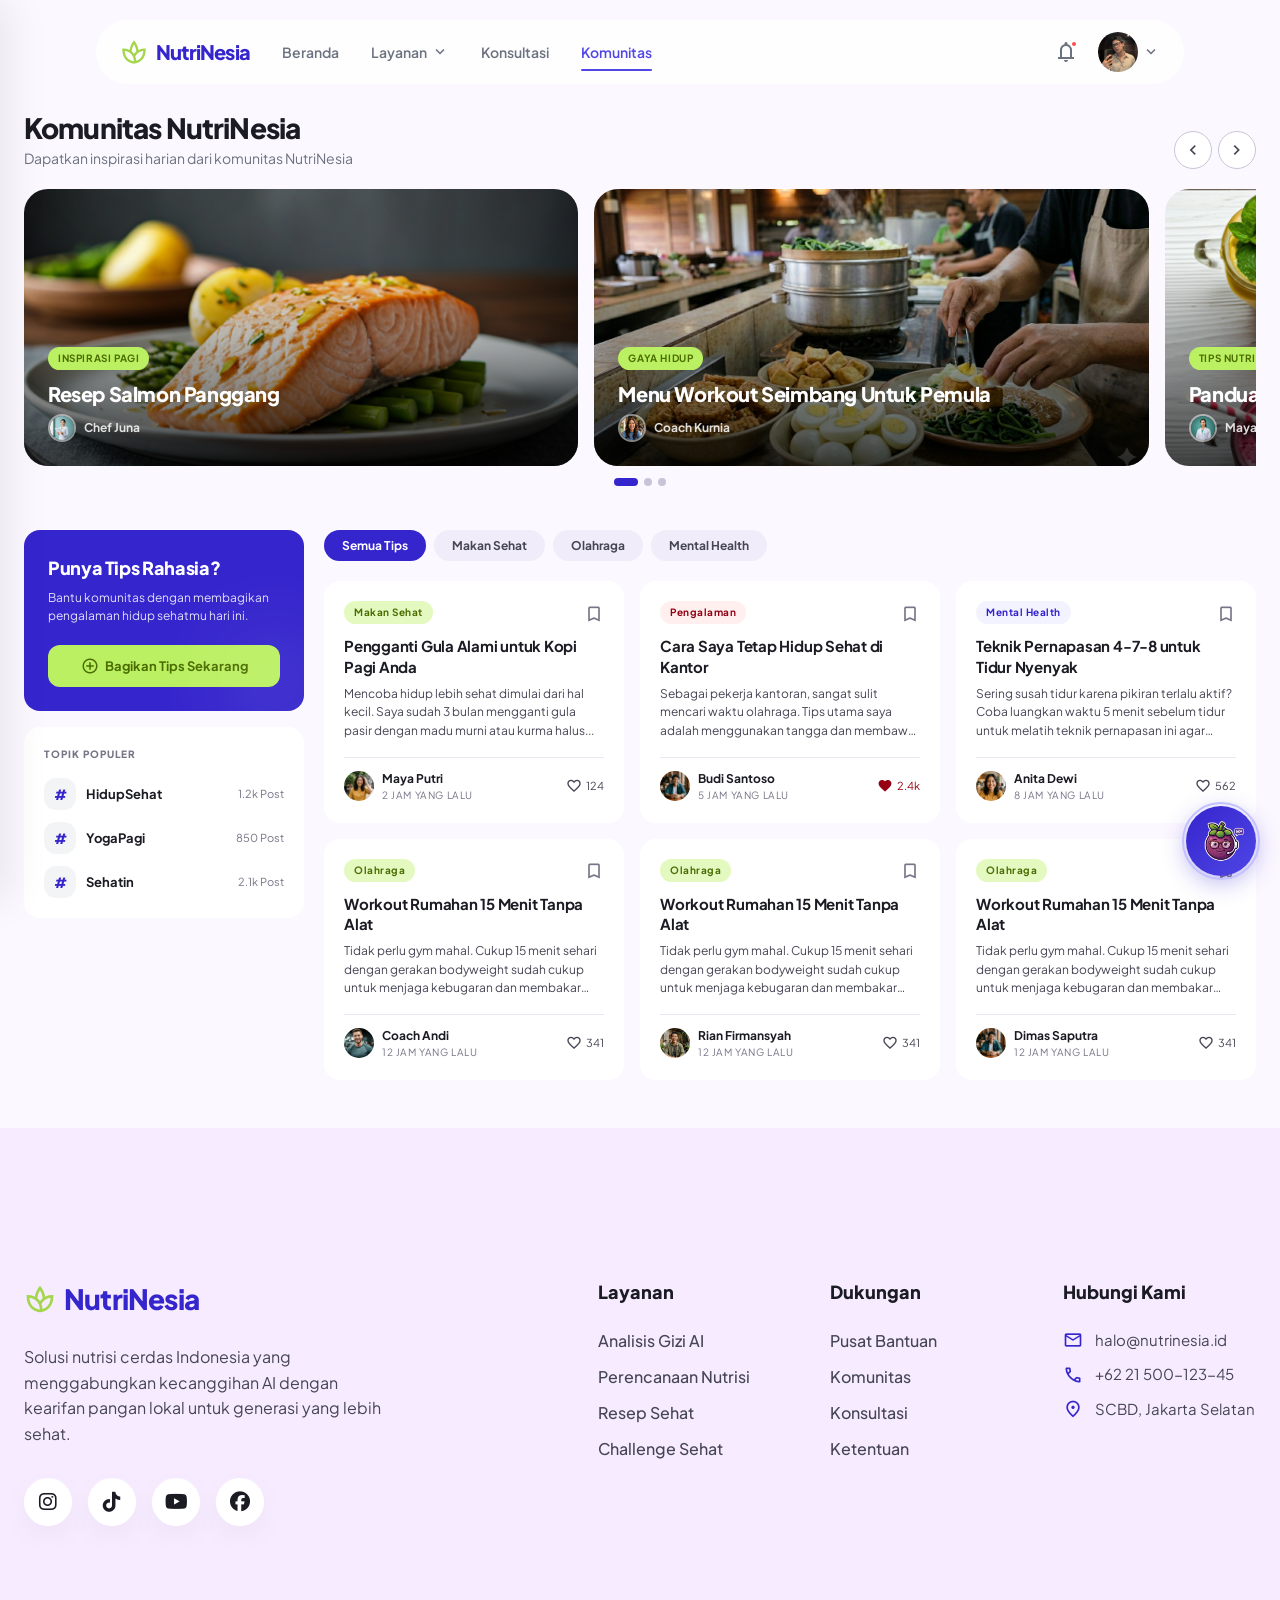
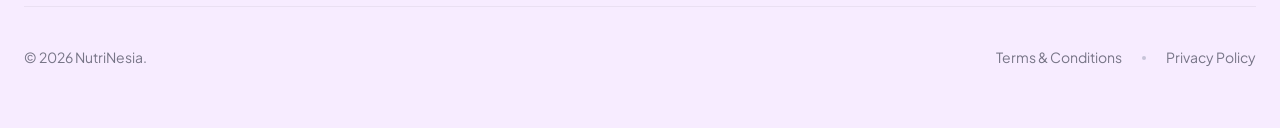
<file: pages/komunitas.html>
<!DOCTYPE html>
<html lang="id">

<head>
    <meta charset="utf-8" />
    <meta content="width=device-width, initial-scale=1.0" name="viewport" />
    <title>Forum Komunitas - NutriNesia</title>
    <meta name="description" content="Forum tips sehat dari komunitas NutriNesia." />
    <link href="https://fonts.googleapis.com/css2?family=Plus+Jakarta+Sans:wght@400;500;600;700;800&display=swap"
        rel="stylesheet" />
    <link href="https://fonts.googleapis.com/css2?family=Material+Symbols+Outlined:wght,FILL@100..700,0..1&display=swap"
        rel="stylesheet" />
    <link rel="stylesheet" href="../css/global.css" />
    <link rel="stylesheet" href="../css/komunitas.css" />
    <link rel="stylesheet" href="https://cdnjs.cloudflare.com/ajax/libs/font-awesome/6.5.1/css/all.min.css" />
    <link rel="stylesheet" href="../css/nutribot.css" />
</head>

<body>
    <!-- TopNavBar -->
    <nav class="navbar">
        <div class="navbar-inner">
            <div class="navbar-nav">
                <div class="navbar-logo">
                    <span class="material-symbols-outlined"
                        style="font-size: 28px; color:var(--color-secondary-fixed-dim)">spa</span>
                    <a href="../index.html" style="text-decoration:none;color:var(--color-primary)">NutriNesia</a>
                </div>
                <a class="navbar-nav-link" href="../index.html">Beranda</a>
                <div class="navbar-dropdown-container" id="layanan-dropdown">
                    <button class="navbar-dropdown-trigger">
                        Layanan
                        <span class="material-symbols-outlined">expand_more</span>
                    </button>
                    <div class="navbar-dropdown">
                        <div class="navbar-dropdown-grid">
                            <a href="analisis-gizi.html" class="navbar-dropdown-item">
                                <div class="navbar-dropdown-icon primary"><span
                                        class="material-symbols-outlined">analytics</span></div>
                                <div class="navbar-dropdown-content">
                                    <span class="navbar-dropdown-title">Analisis Gizi</span>
                                    <span class="navbar-dropdown-desc">Analisis nutrisi makanan dengan AI</span>
                                </div>
                            </a>
                            <a href="resep-sehat.html" class="navbar-dropdown-item">
                                <div class="navbar-dropdown-icon secondary"><span
                                        class="material-symbols-outlined">restaurant_menu</span></div>
                                <div class="navbar-dropdown-content">
                                    <span class="navbar-dropdown-title">Resep Sehat</span>
                                    <span class="navbar-dropdown-desc">Rekomendasi resep sehat untuk Anda</span>
                                </div>
                            </a>
                            <a href="perencanaan-nutrisi.html" class="navbar-dropdown-item">
                                <div class="navbar-dropdown-icon tertiary"><span
                                        class="material-symbols-outlined">event_note</span></div>
                                <div class="navbar-dropdown-content">
                                    <span class="navbar-dropdown-title">Perencanaan Nutrisi</span>
                                    <span class="navbar-dropdown-desc">Rencana makanan harian</span>
                                </div>
                            </a>
                            <a href="challenge-sehat.html" class="navbar-dropdown-item">
                                <div class="navbar-dropdown-icon accent"><span
                                        class="material-symbols-outlined">emoji_events</span></div>
                                <div class="navbar-dropdown-content">
                                    <span class="navbar-dropdown-title">Challenge Sehat</span>
                                    <span class="navbar-dropdown-desc">Tantangan hidup sehat bersama</span>
                                </div>
                            </a>
                        </div>
                    </div>
                </div>
                <a class="navbar-nav-link" href="konsultasi.html">Konsultasi</a>
                <a class="navbar-nav-link active" href="komunitas.html">Komunitas</a>
            </div>
            <div class="navbar-mobile-actions">
                <button class="navbar-hamburger" id="navbar-hamburger" aria-label="Menu" aria-expanded="false">
                    <span></span><span></span><span></span>
                </button>
                <div class="navbar-logo-mobile">
                    <span class="material-symbols-outlined"
                        style="font-size: 28px; color:var(--color-secondary-fixed-dim)">spa</span>
                    <a href="../index.html" style="text-decoration:none;color:var(--color-primary)">NutriNesia</a>
                </div>
            </div>
            <div class="profile-mobile">
                <div class="notification-dropdown-container" id="notification-dropdown">
                    <button class="navbar-icon-btn"><span class="material-symbols-outlined">notifications</span><span
                            class="notif-badge"></span></button>
                    <div class="notification-dropdown">
                        <div class="notif-header">
                            <strong>Notifikasi</strong>
                            <a href="#">Tandai semua dibaca</a>
                        </div>
                        <div class="notif-list">
                            <div class="notif-item unread">
                                <div class="notif-icon"><span class="material-symbols-outlined">analytics</span></div>
                                <div class="notif-body">
                                    <p>Analisis gizi harian Anda sudah siap!</p>
                                    <span>2 menit yang lalu</span>
                                </div>
                            </div>
                            <div class="notif-item">
                                <div class="notif-icon"><span class="material-symbols-outlined">emoji_events</span>
                                </div>
                                <div class="notif-body">
                                    <p>Selamat! Kamu menyelesaikan challenge 3 hari.</p>
                                    <span>1 jam yang lalu</span>
                                </div>
                            </div>
                        </div>
                        <div class="notif-footer">
                            <a href="#">Lihat semua notifikasi</a>
                        </div>
                    </div>
                </div>
                <div class="profile-dropdown-container" id="profile-dropdown">
                    <button class="profile-dropdown-trigger">
                        <img src="../images/profile.png" alt="Profile" class="navbar-avatar" />
                        <span class="material-symbols-outlined">expand_more</span>
                    </button>
                    <div class="profile-dropdown">
                        <div class="profile-dropdown-header">
                            <strong>Tom Edy</strong>
                            <span>tomedyimut@email.com</span>
                        </div>
                        <hr>
                        <a href="profile.html"><span class="material-symbols-outlined">person</span> Profile</a>
                        <a href="../index.html"><span class="material-symbols-outlined">logout</span> Logout</a>
                    </div>
                </div>
            </div>
        </div>
    </nav>

    <!-- Mobile Drawer -->
    <div class="navbar-mobile-overlay" id="navbar-mobile-overlay"></div>
    <aside class="navbar-mobile-menu" id="navbar-mobile-menu" aria-label="Mobile navigation">
        <div class="navbar-mobile-header">
            <div class="navbar-mobile-brand">
                <span class="material-symbols-outlined">spa</span>
                NutriNesia
            </div>
            <button class="navbar-mobile-close" id="navbar-mobile-close" aria-label="Tutup menu">
                <span class="material-symbols-outlined">close</span>
            </button>
        </div>
        <div class="navbar-mobile-profile">
            <img src="../images/profile.png" alt="Profile" />
            <div class="navbar-mobile-profile-info">
                <strong>Tom Edy</strong>
                <span>tomedyimut@email.com</span>
            </div>
        </div>
        <div class="navbar-mobile-section-label">Navigasi</div>
        <nav class="navbar-mobile-links">
            <a class="navbar-mobile-link" href="../index.html"><span
                    class="material-symbols-outlined">home</span>Beranda</a>
            <button class="navbar-mobile-sub-trigger" id="mobile-layanan-trigger">
                <span class="material-symbols-outlined">grid_view</span>
                Layanan
                <span class="material-symbols-outlined sub-chevron">expand_more</span>
            </button>
            <div class="navbar-mobile-sub-links" id="mobile-layanan-links">
                <a class="navbar-mobile-sub-link" href="analisis-gizi.html">Analisis Gizi</a>
                <a class="navbar-mobile-sub-link" href="resep-sehat.html">Resep Sehat</a>
                <a class="navbar-mobile-sub-link" href="perencanaan-nutrisi.html">Perencanaan Nutrisi</a>
                <a class="navbar-mobile-sub-link" href="challenge-sehat.html">Challenge Sehat</a>
            </div>
            <a class="navbar-mobile-link" href="konsultasi.html"><span
                    class="material-symbols-outlined">psychology</span>Konsultasi</a>
            <a class="navbar-mobile-link active" href="komunitas.html"><span
                    class="material-symbols-outlined">groups</span>Komunitas</a>
        </nav>
        <div class="navbar-mobile-section-label">Akun</div>
        <nav class="navbar-mobile-links">
            <a class="navbar-mobile-link" href="profile.html"><span
                    class="material-symbols-outlined">person</span>Profile Saya</a>
            <a class="navbar-mobile-link" href="../index.html"><span
                    class="material-symbols-outlined">logout</span>Logout</a>
        </nav>
        <div class="navbar-mobile-footer">
            <p class="navbar-mobile-footer-copy">© 2026 NutriNesia</p>
        </div>
    </aside>

    <main class="km-main animate-fade-in">
        <!-- Hero Carousel -->
        <section data-reveal>
            <div class="km-hero-header">
                <div>
                    <h1 class="km-hero-title">Komunitas NutriNesia</h1>
                    <p class="km-hero-subtitle">Dapatkan inspirasi harian dari komunitas NutriNesia</p>
                </div>
                <div class="km-carousel-nav">
                    <button class="km-carousel-btn" id="km-prev"><span
                            class="material-symbols-outlined">chevron_left</span></button>
                    <button class="km-carousel-btn" id="km-next"><span
                            class="material-symbols-outlined">chevron_right</span></button>
                </div>
            </div>
            <div class="km-carousel" id="km-carousel">
                <a class="km-slide" href="../pages/komunitas-detail.html">
                    <img src="../images/salmon-panggang.png" alt="Buddha bowl">
                    <div class="km-slide-overlay">
                        <span class="km-slide-tag">Inspirasi Pagi</span>
                        <h2 class="km-slide-title">Resep Salmon Panggang</h2>
                        <div class="km-slide-author">
                            <img src="../images/dokter/dokter1.png" alt="Chef Juna" />
                            <span>Chef Juna</span>
                        </div>
                    </div>
                </a>
                <a class="km-slide" href="komunitas-detail.html">
                    <img src="../images/menyiapkan-protein.png"
                        alt="Yoga studio" />
                    <div class="km-slide-overlay">
                        <span class="km-slide-tag">Gaya Hidup</span>
                        <h2 class="km-slide-title">Menu Workout Seimbang Untuk Pemula</h2>
                        <div class="km-slide-author">
                            <img src="../images/avatar2.png" alt="Coach Andi" />
                            <span>Coach Kurnia</span>
                        </div>
                    </div>
                </a>
                <a class="km-slide" href="komunitas-detail.html">
                    <img src="../images/smoothie.png"
                        alt="Smoothie detox" />
                    <div class="km-slide-overlay">
                        <span class="km-slide-tag">Tips Nutrisi</span>
                        <h2 class="km-slide-title">Panduan Lengkap Meal Prep untuk Pemula</h2>
                        <div class="km-slide-author">
                            <img src="../images/dokter/dokter7.png"
                                alt="Maya Putri" />
                            <span>Maya Putri</span>
                        </div>
                    </div>
                </a>
            </div>
            <div class="km-carousel-dots" id="km-dots"></div>
        </section>

        <!-- Grid: sidebar + feed -->
        <div class="km-grid">
            <!-- Sidebar -->
            <aside class="km-sidebar">
                <div class="km-cta" data-reveal>
                    <h3>Punya Tips Rahasia?</h3>
                    <p>Bantu komunitas dengan membagikan pengalaman hidup sehatmu hari ini.</p>
                    <button class="km-cta-btn" data-open="create-topic">
                        <span class="material-symbols-outlined">add_circle</span>
                        Bagikan Tips Sekarang
                    </button>
                </div>
                <div class="km-card" data-reveal>
                    <p class="km-card-label">Topik Populer</p>
                    <div class="km-trending">
                        <div class="km-trend-row">
                            <div class="km-trend-left">
                                <div class="km-trend-hash">#</div>
                                <span class="km-trend-name">HidupSehat</span>
                            </div>
                            <span class="km-trend-count">1.2k Post</span>
                        </div>
                        <div class="km-trend-row">
                            <div class="km-trend-left">
                                <div class="km-trend-hash">#</div>
                                <span class="km-trend-name">YogaPagi</span>
                            </div>
                            <span class="km-trend-count">850 Post</span>
                        </div>
                        <div class="km-trend-row">
                            <div class="km-trend-left">
                                <div class="km-trend-hash">#</div>
                                <span class="km-trend-name">Sehatin</span>
                            </div>
                            <span class="km-trend-count">2.1k Post</span>
                        </div>
                    </div>
                </div>
            </aside>

            <!-- Feed -->
            <div class="km-feed">
                <div class="km-filters">
                    <button class="km-filter active">Semua Tips</button>
                    <button class="km-filter">Makan Sehat</button>
                    <button class="km-filter">Olahraga</button>
                    <button class="km-filter">Mental Health</button>
                </div>
                <div class="km-feed-grid">
                    <!-- Card 1 -->
                    <a class="km-tip" href="komunitas-detail.html" data-reveal>
                        <div class="km-tip-top">
                            <span class="km-tip-tag green">Makan Sehat</span>
                            <button class="km-tip-bookmark" type="button"
                                onclick="event.preventDefault();event.stopPropagation()"><span
                                    class="material-symbols-outlined">bookmark</span></button>
                        </div>
                        <h3 class="km-tip-title">Pengganti Gula Alami untuk Kopi Pagi Anda</h3>
                        <p class="km-tip-desc">Mencoba hidup lebih sehat dimulai dari hal kecil. Saya sudah 3 bulan
                            mengganti gula pasir dengan madu murni atau kurma halus...</p>
                        <div class="km-tip-footer">
                            <div class="km-tip-author">
                                <img src="../images/avatar1.png" alt="Maya Putri" />
                                <div>
                                    <p class="km-tip-author-name">Maya Putri</p>
                                    <p class="km-tip-author-time">2 Jam yang lalu</p>
                                </div>
                            </div>
                            <div class="km-tip-likes"><span class="material-symbols-outlined">favorite</span>124</div>
                        </div>
                    </a>
                    <!-- Card 2 -->
                    <a class="km-tip" href="komunitas-detail.html" data-reveal>
                        <div class="km-tip-top">
                            <span class="km-tip-tag red">Pengalaman</span>
                            <button class="km-tip-bookmark" type="button"
                                onclick="event.preventDefault();event.stopPropagation()"><span
                                    class="material-symbols-outlined">bookmark</span></button>
                        </div>
                        <h3 class="km-tip-title">Cara Saya Tetap Hidup Sehat di Kantor</h3>
                        <p class="km-tip-desc">Sebagai pekerja kantoran, sangat sulit mencari waktu olahraga. Tips utama
                            saya adalah menggunakan tangga dan membawa bekal nutrisi...</p>
                        <div class="km-tip-footer">
                            <div class="km-tip-author">
                                <img src="../images/avatar3.png" alt="Budi Santoso" />
                                <div>
                                    <p class="km-tip-author-name">Budi Santoso</p>
                                    <p class="km-tip-author-time">5 Jam yang lalu</p>
                                </div>
                            </div>
                            <div class="km-tip-likes liked"><span class="material-symbols-outlined">favorite</span>2.4k
                            </div>
                        </div>
                    </a>
                    <!-- Card 3 -->
                    <a class="km-tip" href="komunitas-detail.html" data-reveal>
                        <div class="km-tip-top">
                            <span class="km-tip-tag blue">Mental Health</span>
                            <button class="km-tip-bookmark" type="button"
                                onclick="event.preventDefault();event.stopPropagation()"><span
                                    class="material-symbols-outlined">bookmark</span></button>
                        </div>
                        <h3 class="km-tip-title">Teknik Pernapasan 4-7-8 untuk Tidur Nyenyak</h3>
                        <p class="km-tip-desc">Sering susah tidur karena pikiran terlalu aktif? Coba luangkan waktu 5
                            menit sebelum tidur untuk melatih teknik pernapasan ini agar tubuh rileks...</p>
                        <div class="km-tip-footer">
                            <div class="km-tip-author">
                                <img src="../images/avatar4.png" alt="Anita Dewi" />
                                <div>
                                    <p class="km-tip-author-name">Anita Dewi</p>
                                    <p class="km-tip-author-time">8 Jam yang lalu</p>
                                </div>
                            </div>
                            <div class="km-tip-likes"><span class="material-symbols-outlined">favorite</span>562</div>
                        </div>
                    </a>
                    <!-- Card 4 -->
                    <a class="km-tip" href="komunitas-detail.html" data-reveal>
                        <div class="km-tip-top">
                            <span class="km-tip-tag green">Olahraga</span>
                            <button class="km-tip-bookmark" type="button"
                                onclick="event.preventDefault();event.stopPropagation()"><span
                                    class="material-symbols-outlined">bookmark</span></button>
                        </div>
                        <h3 class="km-tip-title">Workout Rumahan 15 Menit Tanpa Alat</h3>
                        <p class="km-tip-desc">Tidak perlu gym mahal. Cukup 15 menit sehari dengan gerakan bodyweight
                            sudah cukup untuk menjaga kebugaran dan membakar kalori...</p>
                        <div class="km-tip-footer">
                            <div class="km-tip-author">
                                <img src="../images/avatar6.png" alt="Coach Andi" />
                                <div>
                                    <p class="km-tip-author-name">Coach Andi</p>
                                    <p class="km-tip-author-time">12 Jam yang lalu</p>
                                </div>
                            </div>
                            <div class="km-tip-likes"><span class="material-symbols-outlined">favorite</span>341</div>
                        </div>
                    </a>
                    <!-- Card 4 -->
                    <a class="km-tip" href="komunitas-detail.html" data-reveal>
                        <div class="km-tip-top">
                            <span class="km-tip-tag green">Olahraga</span>
                            <button class="km-tip-bookmark" type="button"
                                onclick="event.preventDefault();event.stopPropagation()"><span
                                    class="material-symbols-outlined">bookmark</span></button>
                        </div>
                        <h3 class="km-tip-title">Workout Rumahan 15 Menit Tanpa Alat</h3>
                        <p class="km-tip-desc">Tidak perlu gym mahal. Cukup 15 menit sehari dengan gerakan bodyweight
                            sudah cukup untuk menjaga kebugaran dan membakar kalori...</p>
                        <div class="km-tip-footer">
                            <div class="km-tip-author">
                                <img src="../images/avatar5.png" alt="Rian Firmansyah" />
                                <div>
                                    <p class="km-tip-author-name">Rian Firmansyah</p>
                                    <p class="km-tip-author-time">12 Jam yang lalu</p>
                                </div>
                            </div>
                            <div class="km-tip-likes"><span class="material-symbols-outlined">favorite</span>341</div>
                        </div>
                    </a>
                    <!-- Card 4 -->
                    <a class="km-tip" href="komunitas-detail.html" data-reveal>
                        <div class="km-tip-top">
                            <span class="km-tip-tag green">Olahraga</span>
                            <button class="km-tip-bookmark" type="button"
                                onclick="event.preventDefault();event.stopPropagation()"><span
                                    class="material-symbols-outlined">bookmark</span></button>
                        </div>
                        <h3 class="km-tip-title">Workout Rumahan 15 Menit Tanpa Alat</h3>
                        <p class="km-tip-desc">Tidak perlu gym mahal. Cukup 15 menit sehari dengan gerakan bodyweight
                            sudah cukup untuk menjaga kebugaran dan membakar kalori...</p>
                        <div class="km-tip-footer">
                            <div class="km-tip-author">
                                <img src="../images/avatar3.png" alt="Dimas Saputra" />
                                <div>
                                    <p class="km-tip-author-name">Dimas Saputra</p>
                                    <p class="km-tip-author-time">12 Jam yang lalu</p>
                                </div>
                            </div>
                            <div class="km-tip-likes"><span class="material-symbols-outlined">favorite</span>341</div>
                        </div>
                    </a>
                </div>
            </div>
        </div>
    </main>

    <!-- CREATE TOPIC MODAL -->
    <div class="km-modal-overlay" id="km-create-modal" role="dialog" aria-modal="true">
        <div class="km-modal">
            <div class="km-modal-header">
                <h3 class="km-modal-title">Buat Topik Baru</h3>
                <button class="km-modal-close" data-close="modal"><span
                        class="material-symbols-outlined">close</span></button>
            </div>
            <form class="km-modal-form" id="km-create-form">
                <div class="km-form-group">
                    <label class="km-form-label">Judul Topik</label>
                    <input class="km-form-input" type="text" placeholder="Masukkan judul tips Anda..." required />
                </div>
                <div class="km-form-group">
                    <label class="km-form-label">Gambar TTopik</label>
                    <input type="file" id="image-input" accept="image/*" />
                </div>
                <div class="km-form-group">
                    <label class="km-form-label">Kategori</label>
                    <select class="km-form-select" required>
                        <option value="" disabled selected>Pilih kategori</option>
                        <option>Makan Sehat</option>
                        <option>Olahraga</option>
                        <option>Mental Health</option>
                        <option>Pengalaman</option>
                        <option>Tips Nutrisi</option>
                    </select>
                </div>
                <div class="km-form-group">
                    <label class="km-form-label">Isi Konten</label>
                    <textarea class="km-form-textarea" placeholder="Tulis tips sehat Anda di sini..."
                        required></textarea>
                </div>
                <div class="km-modal-actions">
                    <button type="button" class="km-modal-cancel" data-close="modal">Batal</button>
                    <button type="submit" class="km-modal-submit"><span class="material-symbols-outlined">send</span>
                        Buat Topik</button>
                </div>
            </form>
        </div>
    </div>

    <!-- Footer -->
    <footer class="footer-new" data-reveal>
        <div class="footer-main-section">
            <div class="footer-main-inner">
                <div class="footer-row-top">
                    <div class="footer-brand-col">
                        <div class="navbar-logo">
                            <span class="material-symbols-outlined" style="font-size: 32px; color:var(--color-secondary-fixed-dim)">spa</span>
                            <a href="../index.html" style="text-decoration:none;color:var(--color-primary); font-size: 28px; font-weight: 900;">NutriNesia</a>
                        </div>
                        <p class="brand-bio">Solusi nutrisi cerdas Indonesia yang menggabungkan kecanggihan AI dengan kearifan pangan lokal untuk generasi yang lebih sehat.</p>
                        <div class="footer-social-wrapper">
                            <a href="#" class="social-pill"><i class="fa-brands fa-instagram"></i></a>
                            <a href="#" class="social-pill"><i class="fa-brands fa-tiktok"></i></a>
                            <a href="#" class="social-pill"><i class="fa-brands fa-youtube"></i></a>
                            <a href="#" class="social-pill"><i class="fa-brands fa-facebook"></i></a>
                        </div>
                    </div>

                    <div class="footer-links-grid">
                        <div class="footer-nav-group">
                            <h5>Layanan</h5>
                            <ul>
                                <li><a href="../pages/analisis-gizi.html">Analisis Gizi AI</a></li>
                                <li><a href="../pages/perencanaan-nutrisi.html">Perencanaan Nutrisi</a></li>
                                <li><a href="../pages/resep-sehat.html">Resep Sehat</a></li>
                                <li><a href="../pages/challenge-sehat.html">Challenge Sehat</a></li>
                            </ul>
                        </div>
                        <div class="footer-nav-group">
                            <h5>Dukungan</h5>
                            <ul>
                                <li><a href="../index.html#faq">Pusat Bantuan</a></li>
                                <li><a href="../pages/komunitas.html">Komunitas</a></li>
                                <li><a href="../pages/konsultasi.html">Konsultasi</a></li>
                                <li><a href="../index.html#faq">Ketentuan</a></li>
                            </ul>
                        </div>
                        <div class="footer-nav-group">
                            <h5>Hubungi Kami</h5>
                            <ul>
                                <li class="contact-item">
                                    <span class="material-symbols-outlined">mail</span>
                                    <span>halo@nutrinesia.id</span>
                                </li>
                                <li class="contact-item">
                                    <span class="material-symbols-outlined">call</span>
                                    <span>+62 21 500-123-45</span>
                                </li>
                                <li class="contact-item">
                                    <span class="material-symbols-outlined">location_on</span>
                                    <span>SCBD, Jakarta Selatan</span>
                                </li>
                            </ul>
                        </div>
                    </div>
                </div>

                <div class="footer-bottom-line">
                    <div class="footer-copyright-text">
                        © 2026 NutriNesia.
                    </div>
                    <div class="footer-bottom-links">
                        <a href="#">Terms & Conditions</a>
                        <span class="dot-sep"></span>
                        <a href="#">Privacy Policy</a>
                    </div>
                </div>
            </div>
        </div>
    </footer>

    <script src="../js/global.js"></script>
    <script src="../js/komunitas.js"></script>
    <script src="../js/nutribot.js"></script>
</body>

</html>
</file>
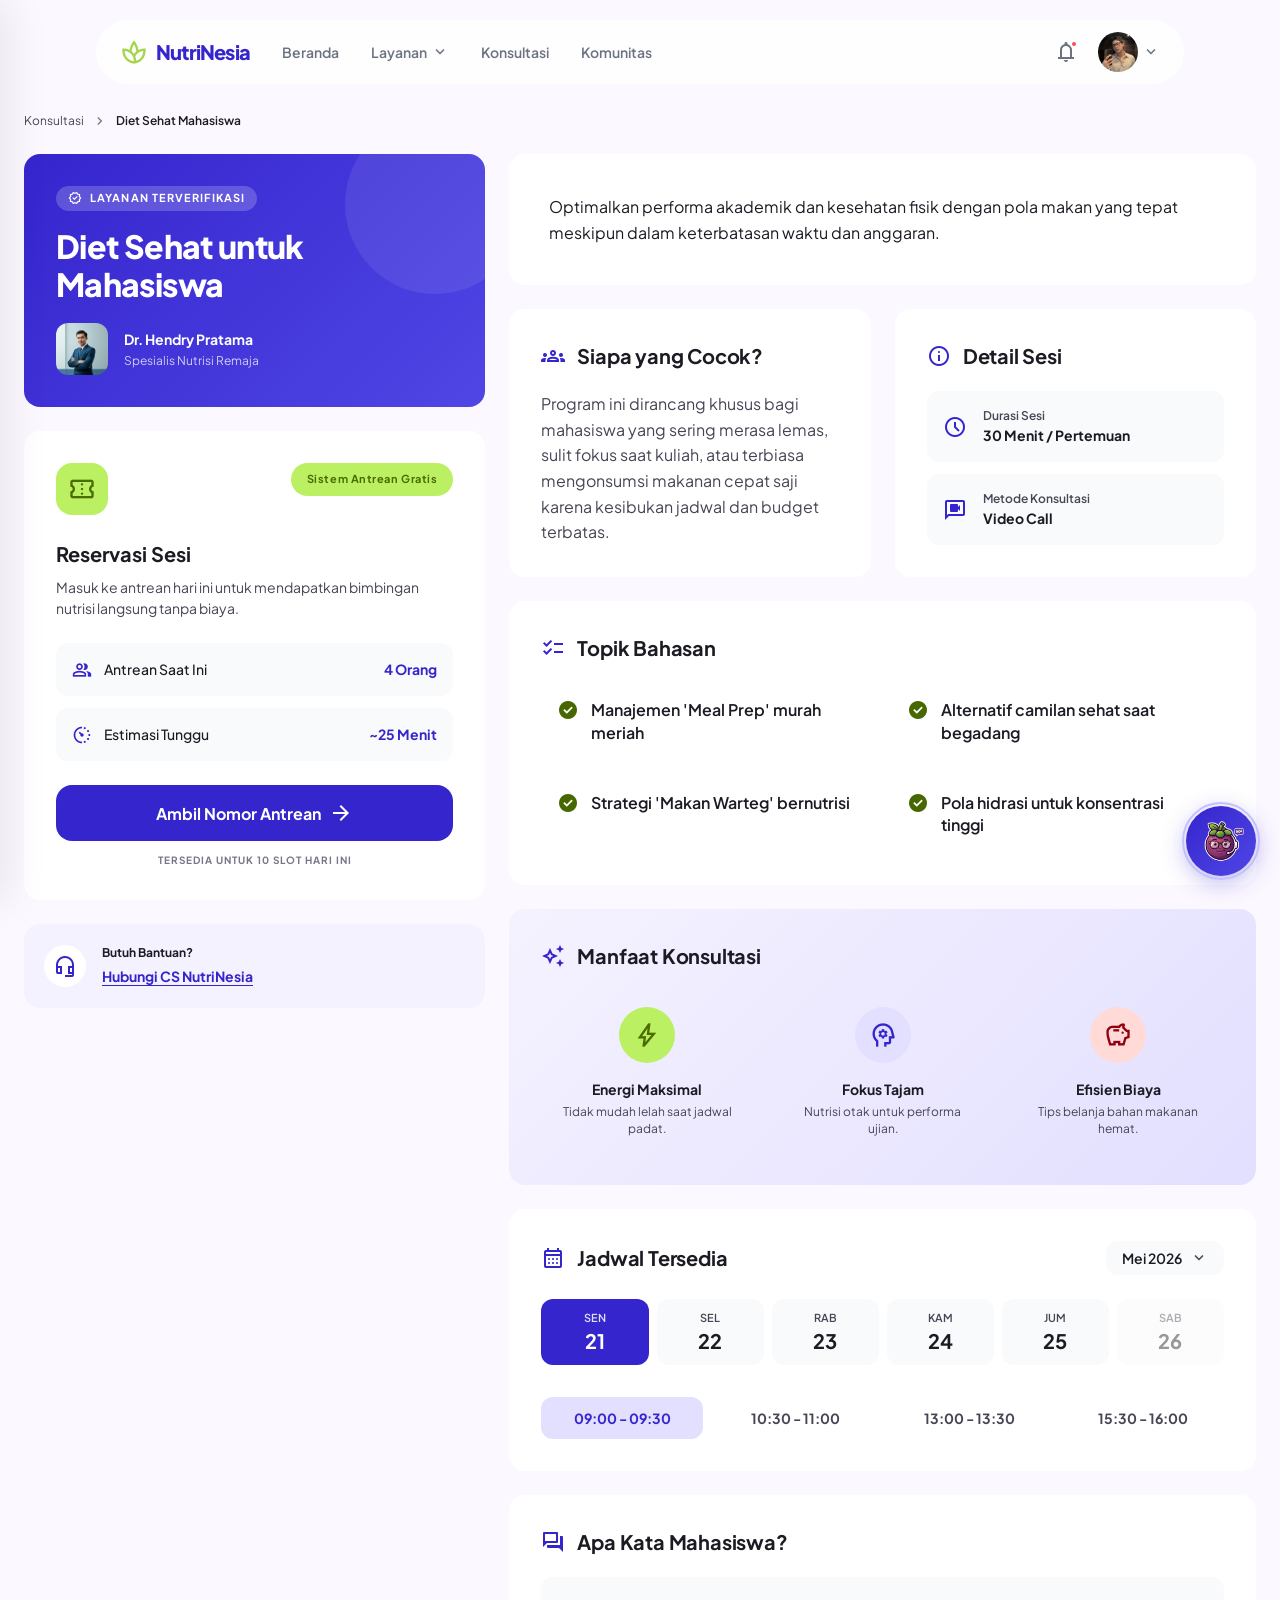
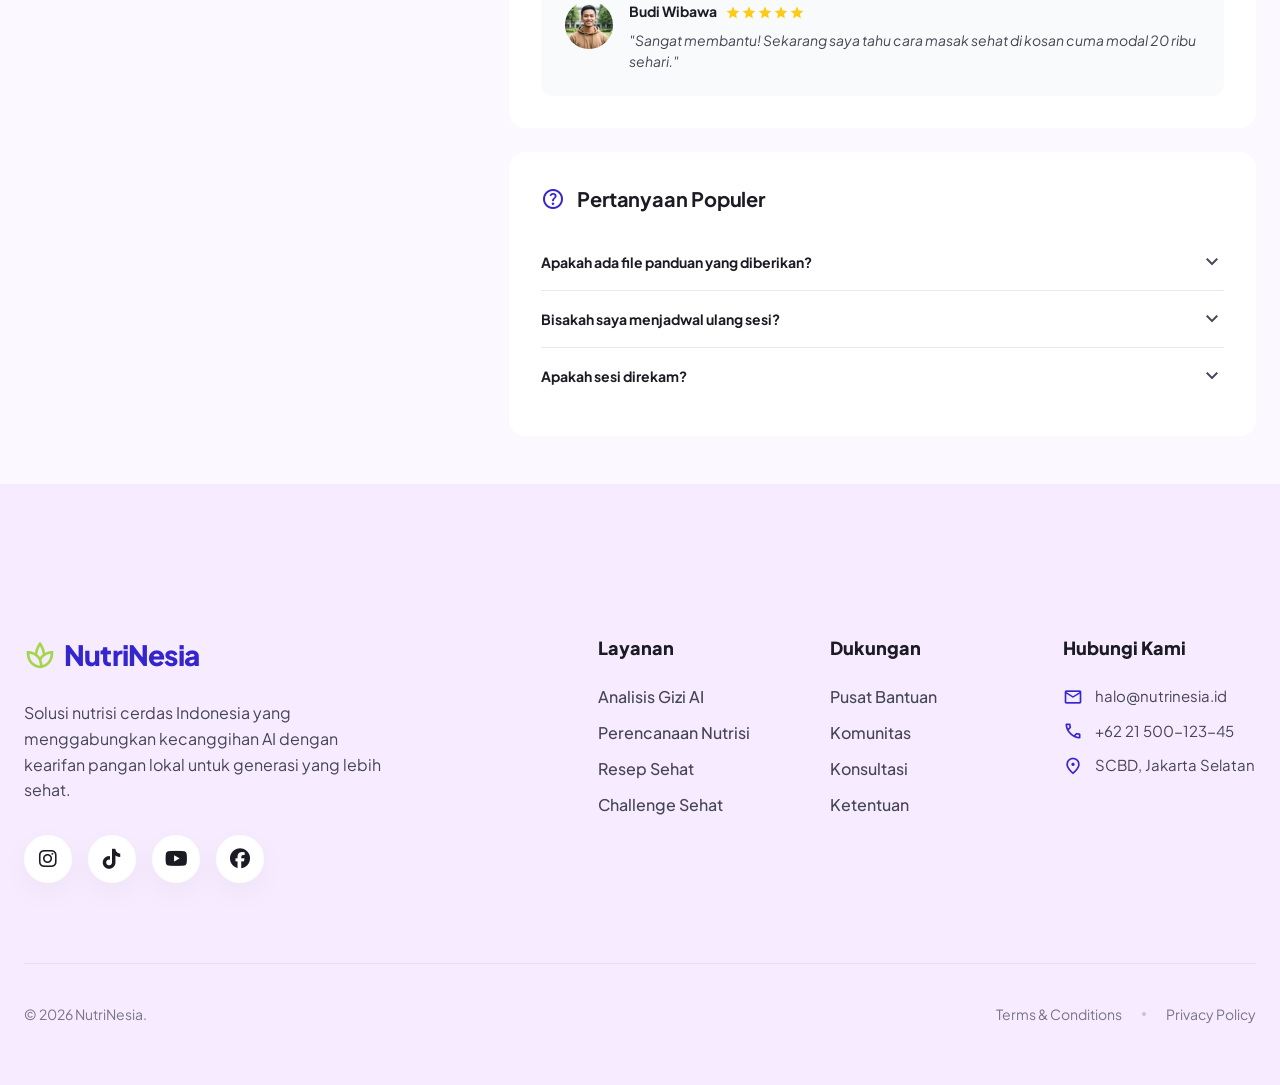
<file: pages/konsultasi-detail.html>
<!DOCTYPE html>
<html lang="id">

<head>
    <meta charset="utf-8" />
    <meta content="width=device-width, initial-scale=1.0" name="viewport" />
    <title>Detail Konsultasi - Diet Sehat Mahasiswa | NutriNesia</title>
    <meta name="description" content="Detail konsultasi gizi dengan Sarah Az-Zahra, S.Gz. Reservasi antrean gratis." />
    <link href="https://fonts.googleapis.com/css2?family=Plus+Jakarta+Sans:wght@400;500;600;700;800&display=swap" rel="stylesheet" />
    <link href="https://fonts.googleapis.com/css2?family=Material+Symbols+Outlined:wght,FILL@100..700,0..1&display=swap" rel="stylesheet" />
    <link rel="stylesheet" href="../css/global.css" />
    <link rel="stylesheet" href="../css/konsultasi.css" />
    <link rel="stylesheet" href="https://cdnjs.cloudflare.com/ajax/libs/font-awesome/6.5.1/css/all.min.css" />
    <link rel="stylesheet" href="../css/konsultasi-detail.css" />
    <link rel="stylesheet" href="../css/nutribot.css" />
    <link rel="stylesheet" href="../css/reservation-modal.css" />
</head>

<body>
    <!-- TopNavBar -->
    <nav class="navbar">
        <div class="navbar-inner">
            <div class="navbar-nav">
                <div class="navbar-logo">
                    <span class="material-symbols-outlined" style="font-size: 28px; color:var(--color-secondary-fixed-dim)">spa</span>
                    <a href="../index.html" style="text-decoration:none;color:var(--color-primary)">NutriNesia</a>
                </div>
                <a class="navbar-nav-link" href="../index.html">Beranda</a>
                <div class="navbar-dropdown-container" id="layanan-dropdown">
                    <button class="navbar-dropdown-trigger">
                        Layanan
                        <span class="material-symbols-outlined">expand_more</span>
                    </button>
                    <div class="navbar-dropdown">
                        <div class="navbar-dropdown-grid">
                            <a href="analisis-gizi.html" class="navbar-dropdown-item">
                                <div class="navbar-dropdown-icon primary"><span class="material-symbols-outlined">analytics</span></div>
                                <div class="navbar-dropdown-content">
                                    <span class="navbar-dropdown-title">Analisis Gizi</span>
                                    <span class="navbar-dropdown-desc">Analisis nutrisi makanan dengan AI</span>
                                </div>
                            </a>
                            <a href="resep-sehat.html" class="navbar-dropdown-item">
                                <div class="navbar-dropdown-icon secondary"><span class="material-symbols-outlined">restaurant_menu</span></div>
                                <div class="navbar-dropdown-content">
                                    <span class="navbar-dropdown-title">Resep Sehat</span>
                                    <span class="navbar-dropdown-desc">Rekomendasi resep sehat untuk Anda</span>
                                </div>
                            </a>
                            <a href="perencanaan-nutrisi.html" class="navbar-dropdown-item">
                                <div class="navbar-dropdown-icon tertiary"><span class="material-symbols-outlined">event_note</span></div>
                                <div class="navbar-dropdown-content">
                                    <span class="navbar-dropdown-title">Perencanaan Nutrisi</span>
                                    <span class="navbar-dropdown-desc">Rencana makanan harian</span>
                                </div>
                            </a>
                            <a href="challenge-sehat.html" class="navbar-dropdown-item">
                                <div class="navbar-dropdown-icon accent"><span class="material-symbols-outlined">emoji_events</span></div>
                                <div class="navbar-dropdown-content">
                                    <span class="navbar-dropdown-title">Challenge Sehat</span>
                                    <span class="navbar-dropdown-desc">Tantangan hidup sehat bersama</span>
                                </div>
                            </a>
                        </div>
                    </div>
                </div>
                <a class="navbar-nav-link active" href="konsultasi.html">Konsultasi</a>
                <a class="navbar-nav-link" href="komunitas.html">Komunitas</a>
            </div>
            <div class="navbar-mobile-actions">
                <button class="navbar-hamburger" id="navbar-hamburger" aria-label="Menu" aria-expanded="false">
                    <span></span><span></span><span></span>
                </button>
                <div class="navbar-logo-mobile">
                    <span class="material-symbols-outlined"
                        style="font-size: 28px; color:var(--color-secondary-fixed-dim)">spa</span>
                    <a href="../index.html" style="text-decoration:none;color:var(--color-primary)">NutriNesia</a>
                </div>
            </div>
            <div class="profile-mobile">
                <div class="notification-dropdown-container" id="notification-dropdown">
                    <button class="navbar-icon-btn"><span class="material-symbols-outlined">notifications</span><span
                            class="notif-badge"></span></button>
                    <div class="notification-dropdown">
                        <div class="notif-header">
                            <strong>Notifikasi</strong>
                            <a href="#">Tandai semua dibaca</a>
                        </div>
                        <div class="notif-list">
                            <div class="notif-item unread">
                                <div class="notif-icon"><span class="material-symbols-outlined">analytics</span></div>
                                <div class="notif-body">
                                    <p>Analisis gizi harian Anda sudah siap!</p>
                                    <span>2 menit yang lalu</span>
                                </div>
                            </div>
                            <div class="notif-item">
                                <div class="notif-icon"><span class="material-symbols-outlined">emoji_events</span>
                                </div>
                                <div class="notif-body">
                                    <p>Selamat! Kamu menyelesaikan challenge 3 hari.</p>
                                    <span>1 jam yang lalu</span>
                                </div>
                            </div>
                        </div>
                        <div class="notif-footer">
                            <a href="#">Lihat semua notifikasi</a>
                        </div>
                    </div>
                </div>
                <div class="profile-dropdown-container" id="profile-dropdown">
                    <button class="profile-dropdown-trigger">
                        <img src="../images/profile.png" alt="Profile" class="navbar-avatar" />
                        <span class="material-symbols-outlined">expand_more</span>
                    </button>
                    <div class="profile-dropdown">
                        <div class="profile-dropdown-header">
                            <strong>Tom Edy</strong>
                            <span>tomedyimut@email.com</span>
                        </div>
                        <hr>
                        <a href="profile.html"><span class="material-symbols-outlined">person</span> Profile</a>
                        <a href="../index.html"><span class="material-symbols-outlined">logout</span> Logout</a>
                    </div>
                </div>
            </div>
        </div>
    </nav>

    <!-- Mobile Drawer -->
    <div class="navbar-mobile-overlay" id="navbar-mobile-overlay"></div>
    <aside class="navbar-mobile-menu" id="navbar-mobile-menu" aria-label="Mobile navigation">
        <div class="navbar-mobile-header">
            <div class="navbar-mobile-brand"><span class="material-symbols-outlined">spa</span>NutriNesia</div>
            <button class="navbar-mobile-close" id="navbar-mobile-close" aria-label="Tutup menu">
                <span class="material-symbols-outlined">close</span>
            </button>
        </div>
        <div class="navbar-mobile-profile">
            <img src="../images/profile.png" alt="Profile" />
            <div class="navbar-mobile-profile-info">
                <strong>Tom Edy</strong>
                <span>tomedyimut@email.com</span>
            </div>
        </div>
        <div class="navbar-mobile-section-label">Navigasi</div>
        <nav class="navbar-mobile-links">
            <a class="navbar-mobile-link" href="../index.html"><span class="material-symbols-outlined">home</span>Beranda</a>
            <button class="navbar-mobile-sub-trigger" id="mobile-layanan-trigger">
                <span class="material-symbols-outlined">grid_view</span>
                Layanan
                <span class="material-symbols-outlined sub-chevron">expand_more</span>
            </button>
            <div class="navbar-mobile-sub-links" id="mobile-layanan-links">
                <a class="navbar-mobile-sub-link" href="analisis-gizi.html">Analisis Gizi</a>
                <a class="navbar-mobile-sub-link" href="resep-sehat.html">Resep Sehat</a>
                <a class="navbar-mobile-sub-link" href="perencanaan-nutrisi.html">Perencanaan Nutrisi</a>
                <a class="navbar-mobile-sub-link" href="challenge-sehat.html">Challenge Sehat</a>
            </div>
            <a class="navbar-mobile-link active" href="konsultasi.html"><span class="material-symbols-outlined">psychology</span>Konsultasi</a>
            <a class="navbar-mobile-link" href="komunitas.html"><span class="material-symbols-outlined">groups</span>Komunitas</a>
        </nav>
        <div class="navbar-mobile-section-label">Akun</div>
        <nav class="navbar-mobile-links">
            <a class="navbar-mobile-link" href="profile.html"><span class="material-symbols-outlined">person</span>Profile Saya</a>
            <a class="navbar-mobile-link" href="../index.html"><span class="material-symbols-outlined">logout</span>Logout</a>
        </nav>
        <div class="navbar-mobile-footer">
            <p class="navbar-mobile-footer-copy">© 2026 NutriNesia</p>
        </div>
    </aside>

    <main class="kd-main animate-fade-in">
        <!-- Breadcrumb -->
        <nav class="kd-breadcrumb" aria-label="breadcrumb">
            <a href="konsultasi.html">Konsultasi</a>
            <span class="material-symbols-outlined">chevron_right</span>
            <span class="kd-breadcrumb-current">Diet Sehat Mahasiswa</span>
        </nav>

        <div class="kd-grid">
            <!-- Sidebar: Reservation -->
            <aside class="kd-sidebar">
                <!-- Service Summary -->
                <div class="kd-service-card" data-reveal>
                    <div class="kd-verified-chip">
                        <span class="material-symbols-outlined">verified</span>
                        Layanan Terverifikasi
                    </div>
                    <h1 class="kd-service-title">Diet Sehat untuk Mahasiswa</h1>
                    <div class="kd-nutritionist">
                        <div class="kd-nutritionist-avatar">
                            <img src="../images/dokter/dokter5.png" alt="Nutritionist" />
                        </div>
                        <div>
                            <div class="kd-nutritionist-name">Dr. Hendry Pratama</div>
                            <div class="kd-nutritionist-spec">Spesialis Nutrisi Remaja</div>
                        </div>
                    </div>
                </div>

                <!-- Queue / Reservation -->
                <div class="kd-queue-card" data-reveal>
                    <div class="kd-queue-header">
                        <div class="kd-queue-icon-wrap">
                            <span class="material-symbols-outlined">confirmation_number</span>
                        </div>
                        <span class="kd-queue-badge">Sistem Antrean Gratis</span>
                    </div>
                    <h2 class="kd-queue-title">Reservasi Sesi</h2>
                    <p class="kd-queue-desc">Masuk ke antrean hari ini untuk mendapatkan bimbingan nutrisi langsung tanpa biaya.</p>

                    <div class="kd-queue-stats">
                        <div class="kd-queue-stat">
                            <div class="kd-queue-stat-left">
                                <span class="material-symbols-outlined">group</span>
                                Antrean Saat Ini
                            </div>
                            <div class="kd-queue-stat-value">4 Orang</div>
                        </div>
                        <div class="kd-queue-stat">
                            <div class="kd-queue-stat-left">
                                <span class="material-symbols-outlined">avg_pace</span>
                                Estimasi Tunggu
                            </div>
                            <div class="kd-queue-stat-value">~25 Menit</div>
                        </div>
                    </div>

                    <button class="kd-queue-btn" id="kd-reservation-btn">
                        <span>Ambil Nomor Antrean</span>
                        <span class="material-symbols-outlined">arrow_forward</span>
                    </button>
                    <p class="kd-queue-note">Tersedia untuk 10 slot hari ini</p>
                </div>

                <!-- Support -->
                <div class="kd-support-card" data-reveal>
                    <div class="kd-support-icon">
                        <span class="material-symbols-outlined">headset_mic</span>
                    </div>
                    <div>
                        <div class="kd-support-title">Butuh Bantuan?</div>
                        <a class="kd-support-link" href="mailto:halo@nutrinesia.id">Hubungi CS NutriNesia</a>
                    </div>
                </div>
            </aside>

            <!-- Main Content -->
            <div class="kd-content">
                <!-- Description -->
                <header class="kd-description-card" data-reveal>
                    <p>Optimalkan performa akademik dan kesehatan fisik dengan pola makan yang tepat meskipun dalam keterbatasan waktu dan anggaran.</p>
                </header>

                <!-- Info Grid -->
                <div class="kd-info-grid">
                    <section class="kd-card" data-reveal>
                        <div class="kd-section-heading">
                            <span class="material-symbols-outlined">groups</span>
                            <h2>Siapa yang Cocok?</h2>
                        </div>
                        <p class="kd-info-text">
                            Program ini dirancang khusus bagi mahasiswa yang sering merasa lemas, sulit fokus saat kuliah,
                            atau terbiasa mengonsumsi makanan cepat saji karena kesibukan jadwal dan budget terbatas.
                        </p>
                    </section>

                    <section class="kd-card" data-reveal>
                        <div class="kd-section-heading">
                            <span class="material-symbols-outlined">info</span>
                            <h2>Detail Sesi</h2>
                        </div>
                        <div class="kd-session-list">
                            <div class="kd-session-item">
                                <span class="material-symbols-outlined">schedule</span>
                                <div>
                                    <div class="kd-session-label">Durasi Sesi</div>
                                    <div class="kd-session-value">30 Menit / Pertemuan</div>
                                </div>
                            </div>
                            <div class="kd-session-item">
                                <span class="material-symbols-outlined">video_chat</span>
                                <div>
                                    <div class="kd-session-label">Metode Konsultasi</div>
                                    <div class="kd-session-value">Video Call</div>
                                </div>
                            </div>
                        </div>
                    </section>
                </div>

                <!-- Topik Bahasan -->
                <section class="kd-card" data-reveal>
                    <div class="kd-section-heading">
                        <span class="material-symbols-outlined">checklist</span>
                        <h2>Topik Bahasan</h2>
                    </div>
                    <div class="kd-topic-grid">
                        <div class="kd-topic-item">
                            <span class="material-symbols-outlined">check_circle</span>
                            <p>Manajemen 'Meal Prep' murah meriah</p>
                        </div>
                        <div class="kd-topic-item">
                            <span class="material-symbols-outlined">check_circle</span>
                            <p>Alternatif camilan sehat saat begadang</p>
                        </div>
                        <div class="kd-topic-item">
                            <span class="material-symbols-outlined">check_circle</span>
                            <p>Strategi 'Makan Warteg' bernutrisi</p>
                        </div>
                        <div class="kd-topic-item">
                            <span class="material-symbols-outlined">check_circle</span>
                            <p>Pola hidrasi untuk konsentrasi tinggi</p>
                        </div>
                    </div>
                </section>

                <!-- Manfaat -->
                <section class="kd-benefits-card" data-reveal>
                    <div class="kd-section-heading">
                        <span class="material-symbols-outlined">auto_awesome</span>
                        <h2>Manfaat Konsultasi</h2>
                    </div>
                    <div class="kd-benefits-grid">
                        <div class="kd-benefit">
                            <div class="kd-benefit-icon energy">
                                <span class="material-symbols-outlined">bolt</span>
                            </div>
                            <div class="kd-benefit-title">Energi Maksimal</div>
                            <div class="kd-benefit-desc">Tidak mudah lelah saat jadwal padat.</div>
                        </div>
                        <div class="kd-benefit">
                            <div class="kd-benefit-icon focus">
                                <span class="material-symbols-outlined">psychology</span>
                            </div>
                            <div class="kd-benefit-title">Fokus Tajam</div>
                            <div class="kd-benefit-desc">Nutrisi otak untuk performa ujian.</div>
                        </div>
                        <div class="kd-benefit">
                            <div class="kd-benefit-icon savings">
                                <span class="material-symbols-outlined">savings</span>
                            </div>
                            <div class="kd-benefit-title">Efisien Biaya</div>
                            <div class="kd-benefit-desc">Tips belanja bahan makanan hemat.</div>
                        </div>
                    </div>
                </section>

                <!-- Jadwal Tersedia -->
                <section class="kd-card" data-reveal>
                    <div class="kd-schedule-header">
                        <div class="kd-section-heading" style="margin-bottom:0">
                            <span class="material-symbols-outlined">calendar_month</span>
                            <h2>Jadwal Tersedia</h2>
                        </div>
                        <button class="kd-month-pill">
                            <span>Mei 2026</span>
                            <span class="material-symbols-outlined">expand_more</span>
                        </button>
                    </div>

                    <div class="kd-day-strip">
                        <button class="kd-day active">
                            <div class="kd-day-label">Sen</div>
                            <div class="kd-day-num">21</div>
                        </button>
                        <button class="kd-day">
                            <div class="kd-day-label">Sel</div>
                            <div class="kd-day-num">22</div>
                        </button>
                        <button class="kd-day">
                            <div class="kd-day-label">Rab</div>
                            <div class="kd-day-num">23</div>
                        </button>
                        <button class="kd-day">
                            <div class="kd-day-label">Kam</div>
                            <div class="kd-day-num">24</div>
                        </button>
                        <button class="kd-day">
                            <div class="kd-day-label">Jum</div>
                            <div class="kd-day-num">25</div>
                        </button>
                        <button class="kd-day disabled" disabled>
                            <div class="kd-day-label">Sab</div>
                            <div class="kd-day-num">26</div>
                        </button>
                    </div>

                    <div class="kd-timeslot-grid">
                        <button class="kd-timeslot active">09:00 - 09:30</button>
                        <button class="kd-timeslot">10:30 - 11:00</button>
                        <button class="kd-timeslot">13:00 - 13:30</button>
                        <button class="kd-timeslot">15:30 - 16:00</button>
                    </div>
                </section>

                <!-- Testimoni -->
                <section class="kd-card" data-reveal>
                    <div class="kd-section-heading">
                        <span class="material-symbols-outlined">forum</span>
                        <h2>Apa Kata Mahasiswa?</h2>
                    </div>
                    <div class="kd-testimonial">
                        <div class="kd-testimonial-avatar">
                            <img src="../images/avatar7.png" alt="Reviewer" />
                        </div>
                        <div>
                            <div class="kd-testimonial-header">
                                <div class="kd-testimonial-name">Budi Wibawa</div>
                                <div class="kd-testimonial-stars">
                                    <span class="material-symbols-outlined">star</span>
                                    <span class="material-symbols-outlined">star</span>
                                    <span class="material-symbols-outlined">star</span>
                                    <span class="material-symbols-outlined">star</span>
                                    <span class="material-symbols-outlined">star</span>
                                </div>
                            </div>
                            <p class="kd-testimonial-text">"Sangat membantu! Sekarang saya tahu cara masak sehat di kosan cuma modal 20 ribu sehari."</p>
                        </div>
                    </div>
                </section>

                <!-- FAQ -->
                <section class="kd-card" data-reveal>
                    <div class="kd-section-heading">
                        <span class="material-symbols-outlined">help</span>
                        <h2>Pertanyaan Populer</h2>
                    </div>
                    <div class="kd-faq-list">
                        <details class="kd-faq-item">
                            <summary>
                                <span class="kd-faq-q">Apakah ada file panduan yang diberikan?</span>
                                <span class="material-symbols-outlined">expand_more</span>
                            </summary>
                            <p class="kd-faq-a">Ya, setelah sesi berakhir, Anda akan menerima PDF khusus berisi ringkasan konsultasi dan contoh menu makan mingguan.</p>
                        </details>
                        <details class="kd-faq-item">
                            <summary>
                                <span class="kd-faq-q">Bisakah saya menjadwal ulang sesi?</span>
                                <span class="material-symbols-outlined">expand_more</span>
                            </summary>
                            <p class="kd-faq-a">Penjadwalan ulang dapat dilakukan maksimal 24 jam sebelum sesi dimulai melalui menu 'Riwayat Sesi'.</p>
                        </details>
                        <details class="kd-faq-item">
                            <summary>
                                <span class="kd-faq-q">Apakah sesi direkam?</span>
                                <span class="material-symbols-outlined">expand_more</span>
                            </summary>
                            <p class="kd-faq-a">Sesi tidak direkam untuk menjaga privasi. Namun, Anda dapat mencatat poin-poin penting selama sesi berlangsung.</p>
                        </details>
                    </div>
                </section>
            </div>
        </div>
    </main>

    <!-- Footer -->
    <footer class="footer-new" data-reveal>
        <div class="footer-main-section">
            <div class="footer-main-inner">
                <div class="footer-row-top">
                    <div class="footer-brand-col">
                        <div class="navbar-logo">
                            <span class="material-symbols-outlined" style="font-size: 32px; color:var(--color-secondary-fixed-dim)">spa</span>
                            <a href="../index.html" style="text-decoration:none;color:var(--color-primary); font-size: 28px; font-weight: 900;">NutriNesia</a>
                        </div>
                        <p class="brand-bio">Solusi nutrisi cerdas Indonesia yang menggabungkan kecanggihan AI dengan kearifan pangan lokal untuk generasi yang lebih sehat.</p>
                        <div class="footer-social-wrapper">
                            <a href="#" class="social-pill"><i class="fa-brands fa-instagram"></i></a>
                            <a href="#" class="social-pill"><i class="fa-brands fa-tiktok"></i></a>
                            <a href="#" class="social-pill"><i class="fa-brands fa-youtube"></i></a>
                            <a href="#" class="social-pill"><i class="fa-brands fa-facebook"></i></a>
                        </div>
                    </div>

                    <div class="footer-links-grid">
                        <div class="footer-nav-group">
                            <h5>Layanan</h5>
                            <ul>
                                <li><a href="../pages/analisis-gizi.html">Analisis Gizi AI</a></li>
                                <li><a href="../pages/perencanaan-nutrisi.html">Perencanaan Nutrisi</a></li>
                                <li><a href="../pages/resep-sehat.html">Resep Sehat</a></li>
                                <li><a href="../pages/challenge-sehat.html">Challenge Sehat</a></li>
                            </ul>
                        </div>
                        <div class="footer-nav-group">
                            <h5>Dukungan</h5>
                            <ul>
                                <li><a href="../index.html#faq">Pusat Bantuan</a></li>
                                <li><a href="../pages/komunitas.html">Komunitas</a></li>
                                <li><a href="../pages/konsultasi.html">Konsultasi</a></li>
                                <li><a href="../index.html#faq">Ketentuan</a></li>
                            </ul>
                        </div>
                        <div class="footer-nav-group">
                            <h5>Hubungi Kami</h5>
                            <ul>
                                <li class="contact-item">
                                    <span class="material-symbols-outlined">mail</span>
                                    <span>halo@nutrinesia.id</span>
                                </li>
                                <li class="contact-item">
                                    <span class="material-symbols-outlined">call</span>
                                    <span>+62 21 500-123-45</span>
                                </li>
                                <li class="contact-item">
                                    <span class="material-symbols-outlined">location_on</span>
                                    <span>SCBD, Jakarta Selatan</span>
                                </li>
                            </ul>
                        </div>
                    </div>
                </div>

                <div class="footer-bottom-line">
                    <div class="footer-copyright-text">
                        © 2026 NutriNesia.
                    </div>
                    <div class="footer-bottom-links">
                        <a href="#">Terms & Conditions</a>
                        <span class="dot-sep"></span>
                        <a href="#">Privacy Policy</a>
                    </div>
                </div>
            </div>
        </div>
    </footer>

    <script src="../js/global.js"></script>
    <script src="../js/reservation-modal.js"></script>
    <script src="../js/konsultasi-detail.js"></script>
    <script src="../js/nutribot.js"></script>
</body>

</html>
</file>
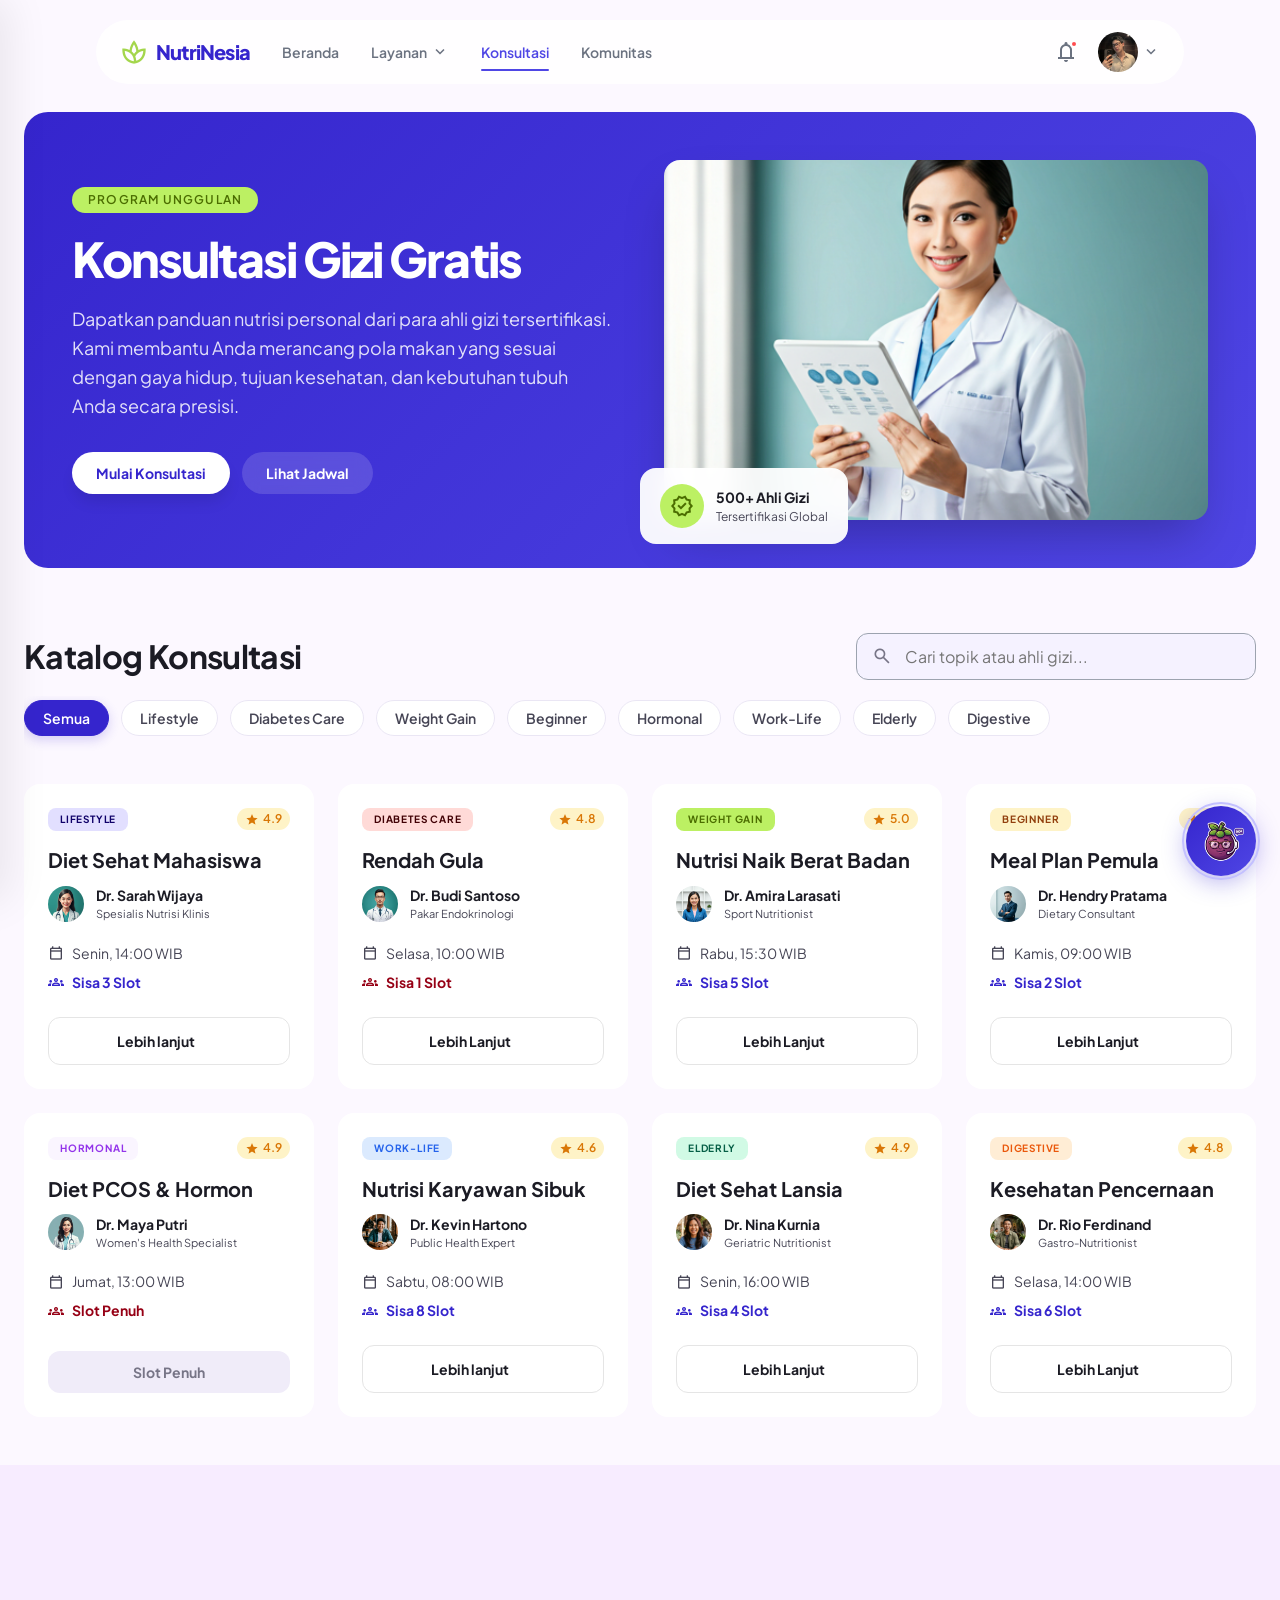
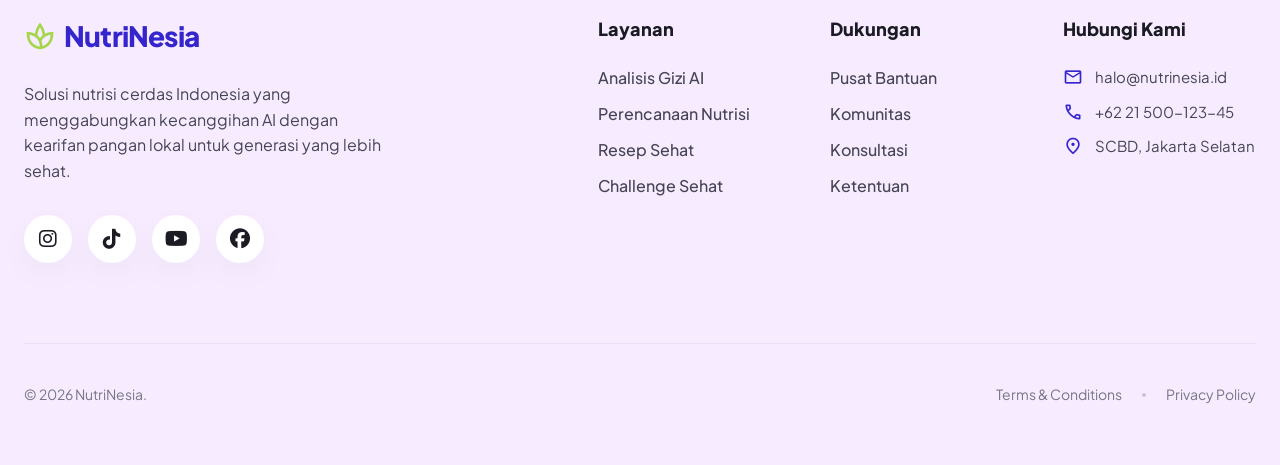
<file: pages/konsultasi.html>
<!DOCTYPE html>
<html lang="id">

<head>
    <meta charset="utf-8" />
    <meta content="width=device-width, initial-scale=1.0" name="viewport" />
    <title>Konsultasi Gizi - NutriNesia</title>
    <meta name="description" content="Konsultasi gizi gratis dengan ahli nutrisi tersertifikasi NutriNesia." />
    <link href="https://fonts.googleapis.com/css2?family=Plus+Jakarta+Sans:wght@400;500;600;700;800&display=swap"
        rel="stylesheet" />
    <link href="https://fonts.googleapis.com/css2?family=Material+Symbols+Outlined:wght,FILL@100..700,0..1&display=swap"
        rel="stylesheet" />
    <link rel="stylesheet" href="../css/global.css" />
    <link rel="stylesheet" href="../css/reservation-modal.css" />
    <link rel="stylesheet" href="../css/nutribot.css" />
    <link rel="stylesheet" href="../css/konsultasi.css" />
    <link rel="stylesheet" href="https://cdnjs.cloudflare.com/ajax/libs/font-awesome/6.5.1/css/all.min.css" />
</head>

<body>
    <!-- TopNavBar -->
    <nav class="navbar">
        <div class="navbar-inner">
            <div class="navbar-nav">
                <div class="navbar-logo">
                    <span class="material-symbols-outlined"
                        style="font-size: 28px; color:var(--color-secondary-fixed-dim)">spa</span>
                    <a href="../index.html" style="text-decoration:none;color:var(--color-primary)">NutriNesia</a>
                </div>
                <a class="navbar-nav-link" href="../index.html">Beranda</a>
                <div class="navbar-dropdown-container" id="layanan-dropdown">
                    <button class="navbar-dropdown-trigger">
                        Layanan
                        <span class="material-symbols-outlined">expand_more</span>
                    </button>
                    <div class="navbar-dropdown">
                        <div class="navbar-dropdown-grid">
                            <a href="analisis-gizi.html" class="navbar-dropdown-item">
                                <div class="navbar-dropdown-icon primary"><span
                                        class="material-symbols-outlined">analytics</span></div>
                                <div class="navbar-dropdown-content">
                                    <span class="navbar-dropdown-title">Analisis Gizi</span>
                                    <span class="navbar-dropdown-desc">Analisis nutrisi makanan dengan AI</span>
                                </div>
                            </a>
                            <a href="resep-sehat.html" class="navbar-dropdown-item">
                                <div class="navbar-dropdown-icon secondary"><span
                                        class="material-symbols-outlined">restaurant_menu</span></div>
                                <div class="navbar-dropdown-content">
                                    <span class="navbar-dropdown-title">Resep Sehat</span>
                                    <span class="navbar-dropdown-desc">Rekomendasi resep sehat untuk Anda</span>
                                </div>
                            </a>
                            <a href="perencanaan-nutrisi.html" class="navbar-dropdown-item active">
                                <div class="navbar-dropdown-icon tertiary"><span
                                        class="material-symbols-outlined">event_note</span></div>
                                <div class="navbar-dropdown-content">
                                    <span class="navbar-dropdown-title">Perencanaan Nutrisi</span>
                                    <span class="navbar-dropdown-desc">Rencana makanan harian</span>
                                </div>
                            </a>
                            <a href="challenge-sehat.html" class="navbar-dropdown-item">
                                <div class="navbar-dropdown-icon accent"><span
                                        class="material-symbols-outlined">emoji_events</span></div>
                                <div class="navbar-dropdown-content">
                                    <span class="navbar-dropdown-title">Challenge Sehat</span>
                                    <span class="navbar-dropdown-desc">Tantangan hidup sehat bersama</span>
                                </div>
                            </a>
                        </div>
                    </div>
                </div>
                <a class="navbar-nav-link" href="konsultasi.html">Konsultasi</a>
                <a class="navbar-nav-link" href="komunitas.html">Komunitas</a>
            </div>
            <div class="navbar-mobile-actions">
                <button class="navbar-hamburger" id="navbar-hamburger" aria-label="Menu" aria-expanded="false">
                    <span></span><span></span><span></span>
                </button>
                <div class="navbar-logo-mobile">
                    <span class="material-symbols-outlined"
                        style="font-size: 28px; color:var(--color-secondary-fixed-dim)">spa</span>
                    <a href="../index.html" style="text-decoration:none;color:var(--color-primary)">NutriNesia</a>
                </div>
            </div>
            <div class="profile-mobile">
                <div class="notification-dropdown-container" id="notification-dropdown">
                    <button class="navbar-icon-btn"><span class="material-symbols-outlined">notifications</span><span
                            class="notif-badge"></span></button>
                    <div class="notification-dropdown">
                        <div class="notif-header">
                            <strong>Notifikasi</strong>
                            <a href="#">Tandai semua dibaca</a>
                        </div>
                        <div class="notif-list">
                            <div class="notif-item unread">
                                <div class="notif-icon"><span class="material-symbols-outlined">analytics</span></div>
                                <div class="notif-body">
                                    <p>Analisis gizi harian Anda sudah siap!</p>
                                    <span>2 menit yang lalu</span>
                                </div>
                            </div>
                            <div class="notif-item">
                                <div class="notif-icon"><span class="material-symbols-outlined">emoji_events</span>
                                </div>
                                <div class="notif-body">
                                    <p>Selamat! Kamu menyelesaikan challenge 3 hari.</p>
                                    <span>1 jam yang lalu</span>
                                </div>
                            </div>
                        </div>
                        <div class="notif-footer">
                            <a href="#">Lihat semua notifikasi</a>
                        </div>
                    </div>
                </div>
                <div class="profile-dropdown-container" id="profile-dropdown">
                    <button class="profile-dropdown-trigger">
                        <img src="../images/profile.png" alt="Profile" class="navbar-avatar" />
                        <span class="material-symbols-outlined">expand_more</span>
                    </button>
                    <div class="profile-dropdown">
                        <div class="profile-dropdown-header">
                            <strong>Tom Edy</strong>
                            <span>tomedyimut@email.com</span>
                        </div>
                        <hr>
                        <a href="profile.html"><span class="material-symbols-outlined">person</span> Profile</a>
                        <a href="../index.html"><span class="material-symbols-outlined">logout</span> Logout</a>
                    </div>
                </div>
            </div>
        </div>
    </nav>

    <!-- Mobile Drawer -->
    <div class="navbar-mobile-overlay" id="navbar-mobile-overlay"></div>
    <aside class="navbar-mobile-menu" id="navbar-mobile-menu" aria-label="Mobile navigation">
        <div class="navbar-mobile-header">
            <div class="navbar-mobile-brand"><span class="material-symbols-outlined">spa</span>NutriNesia</div>
            <button class="navbar-mobile-close" id="navbar-mobile-close" aria-label="Tutup menu">
                <span class="material-symbols-outlined">close</span>
            </button>
        </div>
        <div class="navbar-mobile-profile">
            <img src="../images/profile.png" alt="Profile" />
            <div class="navbar-mobile-profile-info">
                <strong>Tom Edy</strong>
                <span>tomedyimut@email.com</span>
            </div>
        </div>
        <div class="navbar-mobile-section-label">Navigasi</div>
        <nav class="navbar-mobile-links">
            <a class="navbar-mobile-link" href="../index.html"><span
                    class="material-symbols-outlined">home</span>Beranda</a>
            <button class="navbar-mobile-sub-trigger" id="mobile-layanan-trigger">
                <span class="material-symbols-outlined">grid_view</span>
                Layanan
                <span class="material-symbols-outlined sub-chevron">expand_more</span>
            </button>
            <div class="navbar-mobile-sub-links" id="mobile-layanan-links">
                <a class="navbar-mobile-sub-link" href="analisis-gizi.html">Analisis Gizi</a>
                <a class="navbar-mobile-sub-link" href="resep-sehat.html">Resep Sehat</a>
                <a class="navbar-mobile-sub-link" href="perencanaan-nutrisi.html">Perencanaan Nutrisi</a>
                <a class="navbar-mobile-sub-link" href="challenge-sehat.html">Challenge Sehat</a>
            </div>
            <a class="navbar-mobile-link" href="konsultasi.html"><span
                    class="material-symbols-outlined">psychology</span>Konsultasi</a>
            <a class="navbar-mobile-link" href="komunitas.html"><span
                    class="material-symbols-outlined">groups</span>Komunitas</a>
        </nav>
        <div class="navbar-mobile-section-label">Akun</div>
        <nav class="navbar-mobile-links">
            <a class="navbar-mobile-link" href="profile.html"><span
                    class="material-symbols-outlined">person</span>Profile Saya</a>
            <a class="navbar-mobile-link" href="../index.html"><span
                    class="material-symbols-outlined">logout</span>Logout</a>
        </nav>
        <div class="navbar-mobile-footer">
            <p class="navbar-mobile-footer-copy">© 2026 NutriNesia</p>
        </div>
    </aside>

    <main class="konsultasi-main animate-fade-in">
        <!-- Hero Section -->
        <section class="konsultasi-hero" data-reveal>
            <div class="konsultasi-hero-content">
                <span class="konsultasi-hero-badge">Program Unggulan</span>
                <h1 class="konsultasi-hero-title">Konsultasi Gizi Gratis</h1>
                <p class="konsultasi-hero-desc">
                    Dapatkan panduan nutrisi personal dari para ahli gizi tersertifikasi.
                    Kami membantu Anda merancang pola makan yang sesuai dengan gaya hidup,
                    tujuan kesehatan, dan kebutuhan tubuh Anda secara presisi.
                </p>
                <div class="konsultasi-hero-actions">
                    <button class="konsultasi-btn-primary">Mulai Konsultasi</button>
                    <button class="konsultasi-btn-ghost">Lihat Jadwal</button>
                </div>
            </div>
            <div class="konsultasi-hero-visual">
                <img class="konsultasi-hero-image"
                    src="../images/dokter/dokter1.png"
                    alt="Ahli Nutrisi Profesional" />
                <div class="konsultasi-hero-floating-card">
                    <div class="konsultasi-floating-icon">
                        <span class="material-symbols-outlined">verified</span>
                    </div>
                    <div>
                        <div class="konsultasi-floating-title">500+ Ahli Gizi</div>
                        <div class="konsultasi-floating-subtitle">Tersertifikasi Global</div>
                    </div>
                </div>
            </div>
        </section>

        <!-- Toolbar -->
        <div class="konsultasi-toolbar">
            <h2 class="konsultasi-section-title">Katalog Konsultasi</h2>
            <div class="konsultasi-search-group">
                <div class="konsultasi-search-wrapper">
                    <span class="material-symbols-outlined konsultasi-search-icon">search</span>
                    <input type="text" id="konsultasi-search" class="konsultasi-search-input"
                        placeholder="Cari topik atau ahli gizi..." />
                </div>
            </div>
        </div>
        
        <!-- Category Chips (Standard Filter) -->
        <div class="konsultasi-categories" id="konsultasi-categories">
            <button class="konsultasi-category-chip active" data-filter="all">Semua</button>
            <button class="konsultasi-category-chip" data-filter="lifestyle">Lifestyle</button>
            <button class="konsultasi-category-chip" data-filter="diabetes">Diabetes Care</button>
            <button class="konsultasi-category-chip" data-filter="weight">Weight Gain</button>
            <button class="konsultasi-category-chip" data-filter="beginner">Beginner</button>
            <button class="konsultasi-category-chip" data-filter="hormonal">Hormonal</button>
            <button class="konsultasi-category-chip" data-filter="worklife">Work-Life</button>
            <button class="konsultasi-category-chip" data-filter="elderly">Elderly</button>
            <button class="konsultasi-category-chip" data-filter="digestive">Digestive</button>
        </div>

        <!-- Catalog Grid -->
        <div class="konsultasi-catalog-grid" id="konsultasi-catalog-grid" data-reveal>
            <!-- Card 1 -->
            <article class="konsultasi-card">
                <div class="konsultasi-card-top">
                    <span class="konsultasi-tag konsultasi-tag-lifestyle">Lifestyle</span>
                    <div class="konsultasi-rating">
                        <span class="material-symbols-outlined">star</span>4.9
                    </div>
                </div>
                <a href="konsultasi-detail.html" class="konsultasi-card-link">
                    <h3 class="konsultasi-card-title">Diet Sehat Mahasiswa</h3>
                </a>
                <div class="konsultasi-doctor">
                    <div class="konsultasi-doctor-avatar">
                        <img src="../images/dokter/dokter2.png" alt="Dr. Sarah" />
                    </div>
                    <div>
                        <div class="konsultasi-doctor-name">Dr. Sarah Wijaya</div>
                        <div class="konsultasi-doctor-spec">Spesialis Nutrisi Klinis</div>
                    </div>
                </div>
                <div class="konsultasi-card-meta">
                    <div class="konsultasi-meta-row">
                        <span class="material-symbols-outlined">calendar_today</span>Senin, 14:00 WIB
                    </div>
                    <div class="konsultasi-meta-row highlight">
                        <span class="material-symbols-outlined">groups</span>Sisa 3 Slot
                    </div>
                </div>
                <button class="konsultasi-card-action">Lebih lanjut</button>
            </article>

            <!-- Card 2 -->
            <article class="konsultasi-card">
                <div class="konsultasi-card-top">
                    <span class="konsultasi-tag konsultasi-tag-diabetes">Diabetes Care</span>
                    <div class="konsultasi-rating">
                        <span class="material-symbols-outlined">star</span>4.8
                    </div>
                </div>
                <a href="konsultasi-detail.html" class="konsultasi-card-link">
                    <h3 class="konsultasi-card-title">Rendah Gula</h3>
                </a>
                <div class="konsultasi-doctor">
                    <div class="konsultasi-doctor-avatar">
                        <img src="../images/dokter/dokter3.png"
                            alt="Dr. Budi" />
                    </div>
                    <div>
                        <div class="konsultasi-doctor-name">Dr. Budi Santoso</div>
                        <div class="konsultasi-doctor-spec">Pakar Endokrinologi</div>
                    </div>
                </div>
                <div class="konsultasi-card-meta">
                    <div class="konsultasi-meta-row">
                        <span class="material-symbols-outlined">calendar_today</span>Selasa, 10:00 WIB
                    </div>
                    <div class="konsultasi-meta-row warning">
                        <span class="material-symbols-outlined">groups</span>Sisa 1 Slot
                    </div>
                </div>
                <button class="konsultasi-card-action">Lebih Lanjut</button>
            </article>

            <!-- Card 3 -->
            <article class="konsultasi-card">
                <div class="konsultasi-card-top">
                    <span class="konsultasi-tag konsultasi-tag-weight">Weight Gain</span>
                    <div class="konsultasi-rating">
                        <span class="material-symbols-outlined">star</span>5.0
                    </div>
                </div>
                <a href="konsultasi-detail.html" class="konsultasi-card-link">
                    <h3 class="konsultasi-card-title">Nutrisi Naik Berat Badan</h3>
                </a>
                <div class="konsultasi-doctor">
                    <div class="konsultasi-doctor-avatar">
                        <img src="../images/dokter/dokter4.png" alt="Dr. Amira" />
                    </div>
                    <div>
                        <div class="konsultasi-doctor-name">Dr. Amira Larasati</div>
                        <div class="konsultasi-doctor-spec">Sport Nutritionist</div>
                    </div>
                </div>
                <div class="konsultasi-card-meta">
                    <div class="konsultasi-meta-row">
                        <span class="material-symbols-outlined">calendar_today</span>Rabu, 15:30 WIB
                    </div>
                    <div class="konsultasi-meta-row highlight">
                        <span class="material-symbols-outlined">groups</span>Sisa 5 Slot
                    </div>
                </div>
                <button class="konsultasi-card-action">Lebih Lanjut</button>
            </article>

            <!-- Card 4 -->
            <article class="konsultasi-card">
                <div class="konsultasi-card-top">
                    <span class="konsultasi-tag konsultasi-tag-beginner">Beginner</span>
                    <div class="konsultasi-rating">
                        <span class="material-symbols-outlined">star</span>4.7
                    </div>
                </div>
                <a href="konsultasi-detail.html" class="konsultasi-card-link">
                    <h3 class="konsultasi-card-title">Meal Plan Pemula</h3>
                </a>
                <div class="konsultasi-doctor">
                    <div class="konsultasi-doctor-avatar">
                        <img src="../images/dokter/dokter5.png" alt="Dr. Hendry" />
                    </div>
                    <div>
                        <div class="konsultasi-doctor-name">Dr. Hendry Pratama</div>
                        <div class="konsultasi-doctor-spec">Dietary Consultant</div>
                    </div>
                </div>
                <div class="konsultasi-card-meta">
                    <div class="konsultasi-meta-row">
                        <span class="material-symbols-outlined">calendar_today</span>Kamis, 09:00 WIB
                    </div>
                    <div class="konsultasi-meta-row highlight">
                        <span class="material-symbols-outlined">groups</span>Sisa 2 Slot
                    </div>
                </div>
                <button class="konsultasi-card-action">Lebih Lanjut</button>
            </article>

            <!-- Card 5 (Sold Out) -->
            <article class="konsultasi-card">
                <div class="konsultasi-card-top">
                    <span class="konsultasi-tag konsultasi-tag-hormonal">Hormonal</span>
                    <div class="konsultasi-rating">
                        <span class="material-symbols-outlined">star</span>4.9
                    </div>
                </div>
                <a href="konsultasi-detail.html" class="konsultasi-card-link">
                    <h3 class="konsultasi-card-title">Diet PCOS &amp; Hormon</h3>
                </a>
                <div class="konsultasi-doctor">
                    <div class="konsultasi-doctor-avatar">
                        <img src="../images/dokter/dokter6.png" alt="Dr. Maya" />
                    </div>
                    <div>
                        <div class="konsultasi-doctor-name">Dr. Maya Putri</div>
                        <div class="konsultasi-doctor-spec">Women's Health Specialist</div>
                    </div>
                </div>
                <div class="konsultasi-card-meta">
                    <div class="konsultasi-meta-row">
                        <span class="material-symbols-outlined">calendar_today</span>Jumat, 13:00 WIB
                    </div>
                    <div class="konsultasi-meta-row warning">
                        <span class="material-symbols-outlined">groups</span>Slot Penuh
                    </div>
                </div>
                <button class="konsultasi-card-action-disabled" disabled>Slot Penuh</button>
            </article>

            <!-- Card 6 -->
            <article class="konsultasi-card">
                <div class="konsultasi-card-top">
                    <span class="konsultasi-tag konsultasi-tag-worklife">Work-Life</span>
                    <div class="konsultasi-rating">
                        <span class="material-symbols-outlined">star</span>4.6
                    </div>
                </div>
                <a href="konsultasi-detail.html" class="konsultasi-card-link">
                    <h3 class="konsultasi-card-title">Nutrisi Karyawan Sibuk</h3>
                </a>
                <div class="konsultasi-doctor">
                    <div class="konsultasi-doctor-avatar">
                        <img src="../images/avatar3.png" alt="Dr. Kevin" />
                    </div>
                    <div>
                        <div class="konsultasi-doctor-name">Dr. Kevin Hartono</div>
                        <div class="konsultasi-doctor-spec">Public Health Expert</div>
                    </div>
                </div>
                <div class="konsultasi-card-meta">
                    <div class="konsultasi-meta-row">
                        <span class="material-symbols-outlined">calendar_today</span>Sabtu, 08:00 WIB
                    </div>
                    <div class="konsultasi-meta-row highlight">
                        <span class="material-symbols-outlined">groups</span>Sisa 8 Slot
                    </div>
                </div>
                <button class="konsultasi-card-action">Lebih lanjut</button>
            </article>

            <!-- Card 7 -->
            <article class="konsultasi-card">
                <div class="konsultasi-card-top">
                    <span class="konsultasi-tag konsultasi-tag-elderly">Elderly</span>
                    <div class="konsultasi-rating">
                        <span class="material-symbols-outlined">star</span>4.9
                    </div>
                </div>
                <a href="konsultasi-detail.html" class="konsultasi-card-link">
                    <h3 class="konsultasi-card-title">Diet Sehat Lansia</h3>
                </a>
                <div class="konsultasi-doctor">
                    <div class="konsultasi-doctor-avatar">
                        <img src="../images/avatar2.png" alt="Dr. Nina" />
                    </div>
                    <div>
                        <div class="konsultasi-doctor-name">Dr. Nina Kurnia</div>
                        <div class="konsultasi-doctor-spec">Geriatric Nutritionist</div>
                    </div>
                </div>
                <div class="konsultasi-card-meta">
                    <div class="konsultasi-meta-row">
                        <span class="material-symbols-outlined">calendar_today</span>Senin, 16:00 WIB
                    </div>
                    <div class="konsultasi-meta-row highlight">
                        <span class="material-symbols-outlined">groups</span>Sisa 4 Slot
                    </div>
                </div>
                <button class="konsultasi-card-action">Lebih Lanjut</button>
            </article>

            <!-- Card 8 -->
            <article class="konsultasi-card">
                <div class="konsultasi-card-top">
                    <span class="konsultasi-tag konsultasi-tag-digestive">Digestive</span>
                    <div class="konsultasi-rating">
                        <span class="material-symbols-outlined">star</span>4.8
                    </div>
                </div>
                <a href="konsultasi-detail.html" class="konsultasi-card-link">
                    <h3 class="konsultasi-card-title">Kesehatan Pencernaan</h3>
                </a>
                <div class="konsultasi-doctor">
                    <div class="konsultasi-doctor-avatar">
                        <img src="../images/avatar5.png" alt="Dr. Rio" />
                    </div>
                    <div>
                        <div class="konsultasi-doctor-name">Dr. Rio Ferdinand</div>
                        <div class="konsultasi-doctor-spec">Gastro-Nutritionist</div>
                    </div>
                </div>
                <div class="konsultasi-card-meta">
                    <div class="konsultasi-meta-row">
                        <span class="material-symbols-outlined">calendar_today</span>Selasa, 14:00 WIB
                    </div>
                    <div class="konsultasi-meta-row highlight">
                        <span class="material-symbols-outlined">groups</span>Sisa 6 Slot
                    </div>
                </div>
                <button class="konsultasi-card-action">Lebih Lanjut</button>
            </article>
        </div>
    </main>

    <!-- Footer -->
    <footer class="footer-new" data-reveal>
        <div class="footer-main-section">
            <div class="footer-main-inner">
                <div class="footer-row-top">
                    <div class="footer-brand-col">
                        <div class="navbar-logo">
                            <span class="material-symbols-outlined" style="font-size: 32px; color:var(--color-secondary-fixed-dim)">spa</span>
                            <a href="../index.html" style="text-decoration:none;color:var(--color-primary); font-size: 28px; font-weight: 900;">NutriNesia</a>
                        </div>
                        <p class="brand-bio">Solusi nutrisi cerdas Indonesia yang menggabungkan kecanggihan AI dengan kearifan pangan lokal untuk generasi yang lebih sehat.</p>
                        <div class="footer-social-wrapper">
                            <a href="#" class="social-pill"><i class="fa-brands fa-instagram"></i></a>
                            <a href="#" class="social-pill"><i class="fa-brands fa-tiktok"></i></a>
                            <a href="#" class="social-pill"><i class="fa-brands fa-youtube"></i></a>
                            <a href="#" class="social-pill"><i class="fa-brands fa-facebook"></i></a>
                        </div>
                    </div>

                    <div class="footer-links-grid">
                        <div class="footer-nav-group">
                            <h5>Layanan</h5>
                            <ul>
                                <li><a href="../pages/analisis-gizi.html">Analisis Gizi AI</a></li>
                                <li><a href="../pages/perencanaan-nutrisi.html">Perencanaan Nutrisi</a></li>
                                <li><a href="../pages/resep-sehat.html">Resep Sehat</a></li>
                                <li><a href="../pages/challenge-sehat.html">Challenge Sehat</a></li>
                            </ul>
                        </div>
                        <div class="footer-nav-group">
                            <h5>Dukungan</h5>
                            <ul>
                                <li><a href="../index.html#faq">Pusat Bantuan</a></li>
                                <li><a href="../pages/komunitas.html">Komunitas</a></li>
                                <li><a href="../pages/konsultasi.html">Konsultasi</a></li>
                                <li><a href="../index.html#faq">Ketentuan</a></li>
                            </ul>
                        </div>
                        <div class="footer-nav-group">
                            <h5>Hubungi Kami</h5>
                            <ul>
                                <li class="contact-item">
                                    <span class="material-symbols-outlined">mail</span>
                                    <span>halo@nutrinesia.id</span>
                                </li>
                                <li class="contact-item">
                                    <span class="material-symbols-outlined">call</span>
                                    <span>+62 21 500-123-45</span>
                                </li>
                                <li class="contact-item">
                                    <span class="material-symbols-outlined">location_on</span>
                                    <span>SCBD, Jakarta Selatan</span>
                                </li>
                            </ul>
                        </div>
                    </div>
                </div>

                <div class="footer-bottom-line">
                    <div class="footer-copyright-text">
                        © 2026 NutriNesia.
                    </div>
                    <div class="footer-bottom-links">
                        <a href="#">Terms & Conditions</a>
                        <span class="dot-sep"></span>
                        <a href="#">Privacy Policy</a>
                    </div>
                </div>
            </div>
        </div>
    </footer>

    <script src="../js/global.js"></script>
    <script src="../js/reservation-modal.js"></script>
    <script src="../js/konsultasi.js"></script>
    <script src="../js/nutribot.js"></script>
</body>

</html>
</file>
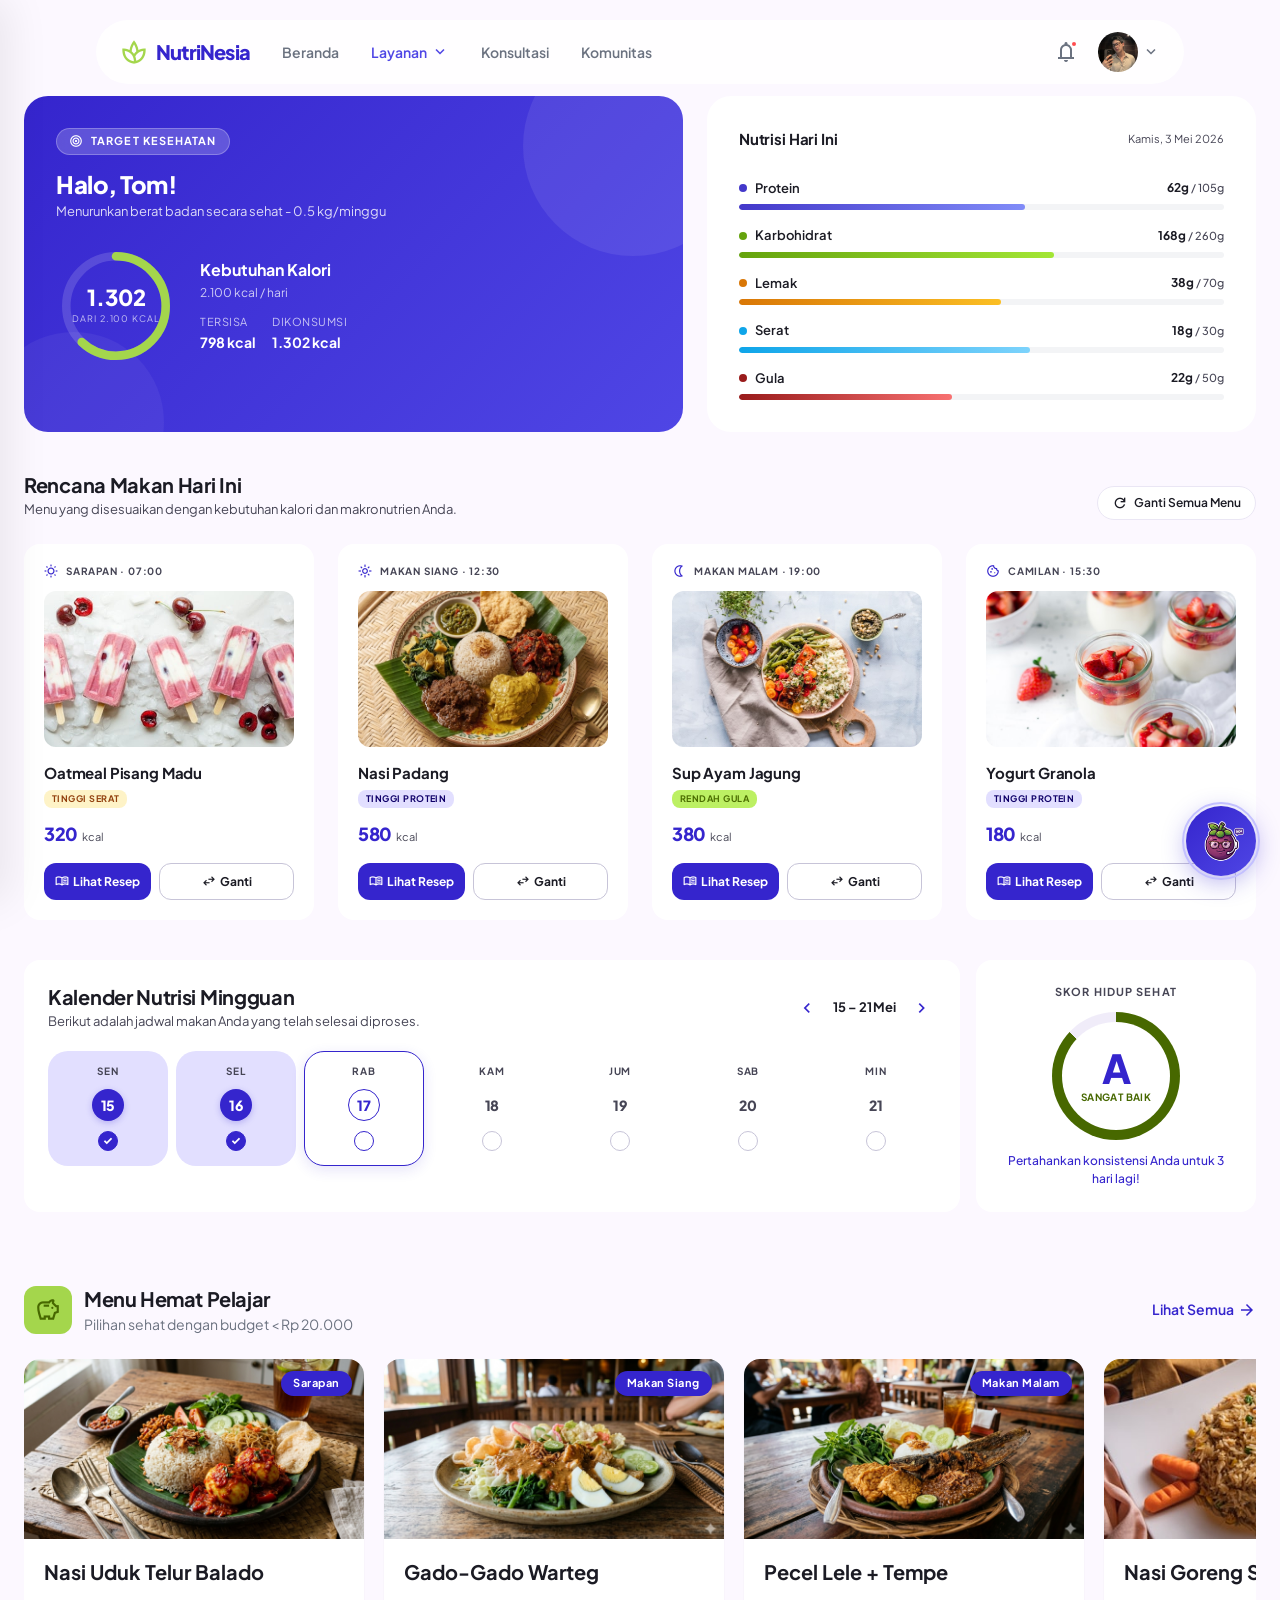
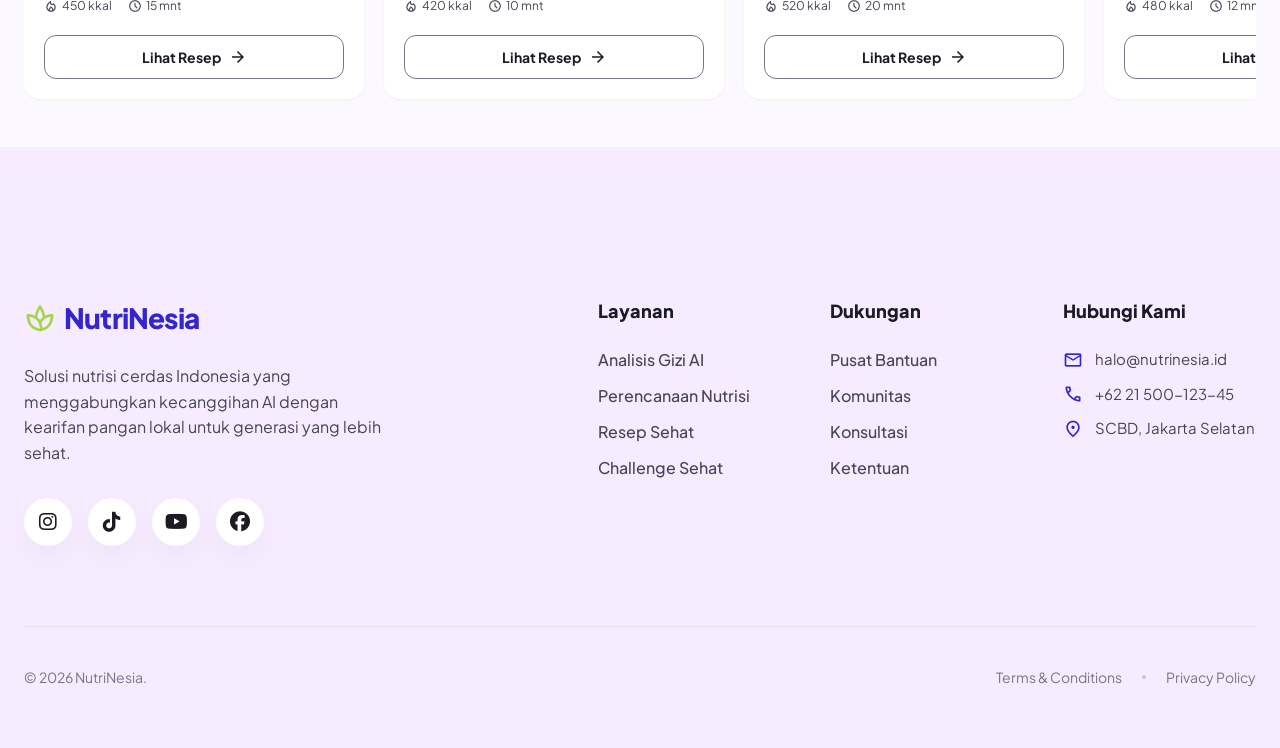
<file: pages/perencanaan-nutrisi.html>
<!DOCTYPE html>
<html lang="id">

<head>
    <meta charset="utf-8" />
    <meta content="width=device-width, initial-scale=1.0" name="viewport" />
    <title>Perencanaan Nutrisi - NutriNesia</title>
    <meta name="description" content="Rencana makan sehat personal sesuai target kalori dan profil tubuh Anda." />
    <link href="https://fonts.googleapis.com/css2?family=Plus+Jakarta+Sans:wght@400;500;600;700;800&display=swap"
        rel="stylesheet" />
    <link href="https://fonts.googleapis.com/css2?family=Material+Symbols+Outlined:wght,FILL@100..700,0..1&display=swap"
        rel="stylesheet" />
    <link rel="stylesheet" href="../css/global.css" />
    <link rel="stylesheet" href="../css/perencanaan-nutrisi.css" />
    <link rel="stylesheet" href="https://cdnjs.cloudflare.com/ajax/libs/font-awesome/6.5.1/css/all.min.css" />
    <link rel="stylesheet" href="../css/nutribot.css" />
</head>

<body>
    <!-- TopNavBar -->
    <nav class="navbar">
        <div class="navbar-inner">
            <div class="navbar-nav">
                <div class="navbar-logo">
                    <span class="material-symbols-outlined"
                        style="font-size: 28px; color:var(--color-secondary-fixed-dim)">spa</span>
                    <a href="../index.html" style="text-decoration:none;color:var(--color-primary)">NutriNesia</a>
                </div>
                <a class="navbar-nav-link" href="../index.html">Beranda</a>
                <div class="navbar-dropdown-container" id="layanan-dropdown">
                    <button class="navbar-dropdown-trigger">
                        Layanan
                        <span class="material-symbols-outlined">expand_more</span>
                    </button>
                    <div class="navbar-dropdown">
                        <div class="navbar-dropdown-grid">
                            <a href="analisis-gizi.html" class="navbar-dropdown-item">
                                <div class="navbar-dropdown-icon primary"><span
                                        class="material-symbols-outlined">analytics</span></div>
                                <div class="navbar-dropdown-content">
                                    <span class="navbar-dropdown-title">Analisis Gizi</span>
                                    <span class="navbar-dropdown-desc">Analisis nutrisi makanan dengan AI</span>
                                </div>
                            </a>
                            <a href="resep-sehat.html" class="navbar-dropdown-item">
                                <div class="navbar-dropdown-icon secondary"><span
                                        class="material-symbols-outlined">restaurant_menu</span></div>
                                <div class="navbar-dropdown-content">
                                    <span class="navbar-dropdown-title">Resep Sehat</span>
                                    <span class="navbar-dropdown-desc">Rekomendasi resep sehat untuk Anda</span>
                                </div>
                            </a>
                            <a href="perencanaan-nutrisi.html" class="navbar-dropdown-item active">
                                <div class="navbar-dropdown-icon tertiary"><span
                                        class="material-symbols-outlined">event_note</span></div>
                                <div class="navbar-dropdown-content">
                                    <span class="navbar-dropdown-title">Perencanaan Nutrisi</span>
                                    <span class="navbar-dropdown-desc">Rencana makanan harian</span>
                                </div>
                            </a>
                            <a href="challenge-sehat.html" class="navbar-dropdown-item">
                                <div class="navbar-dropdown-icon accent"><span
                                        class="material-symbols-outlined">emoji_events</span></div>
                                <div class="navbar-dropdown-content">
                                    <span class="navbar-dropdown-title">Challenge Sehat</span>
                                    <span class="navbar-dropdown-desc">Tantangan hidup sehat bersama</span>
                                </div>
                            </a>
                        </div>
                    </div>
                </div>
                <a class="navbar-nav-link" href="konsultasi.html">Konsultasi</a>
                <a class="navbar-nav-link" href="komunitas.html">Komunitas</a>
            </div>
            <div class="navbar-mobile-actions">
                <button class="navbar-hamburger" id="navbar-hamburger" aria-label="Menu" aria-expanded="false">
                    <span></span><span></span><span></span>
                </button>
                <div class="navbar-logo-mobile">
                    <span class="material-symbols-outlined"
                        style="font-size: 28px; color:var(--color-secondary-fixed-dim)">spa</span>
                    <a href="../index.html" style="text-decoration:none;color:var(--color-primary)">NutriNesia</a>
                </div>
            </div>
            <div class="profile-mobile">
                <div class="notification-dropdown-container" id="notification-dropdown">
                    <button class="navbar-icon-btn"><span class="material-symbols-outlined">notifications</span><span
                            class="notif-badge"></span></button>
                    <div class="notification-dropdown">
                        <div class="notif-header">
                            <strong>Notifikasi</strong>
                            <a href="#">Tandai semua dibaca</a>
                        </div>
                        <div class="notif-list">
                            <div class="notif-item unread">
                                <div class="notif-icon"><span class="material-symbols-outlined">analytics</span></div>
                                <div class="notif-body">
                                    <p>Analisis gizi harian Anda sudah siap!</p>
                                    <span>2 menit yang lalu</span>
                                </div>
                            </div>
                            <div class="notif-item">
                                <div class="notif-icon"><span class="material-symbols-outlined">emoji_events</span>
                                </div>
                                <div class="notif-body">
                                    <p>Selamat! Kamu menyelesaikan challenge 3 hari.</p>
                                    <span>1 jam yang lalu</span>
                                </div>
                            </div>
                        </div>
                        <div class="notif-footer">
                            <a href="#">Lihat semua notifikasi</a>
                        </div>
                    </div>
                </div>
                <div class="profile-dropdown-container" id="profile-dropdown">
                    <button class="profile-dropdown-trigger">
                        <img src="../images/profile.png" alt="Profile" class="navbar-avatar" />
                        <span class="material-symbols-outlined">expand_more</span>
                    </button>
                    <div class="profile-dropdown">
                        <div class="profile-dropdown-header">
                            <strong>Tom Edy</strong>
                            <span>tomedyimut@email.com</span>
                        </div>
                        <hr>
                        <a href="profile.html"><span class="material-symbols-outlined">person</span> Profile</a>
                        <a href="../index.html"><span class="material-symbols-outlined">logout</span> Logout</a>
                    </div>
                </div>
            </div>
        </div>
    </nav>

    <!-- Mobile Drawer -->
    <div class="navbar-mobile-overlay" id="navbar-mobile-overlay"></div>
    <aside class="navbar-mobile-menu" id="navbar-mobile-menu" aria-label="Mobile navigation">
        <div class="navbar-mobile-header">
            <div class="navbar-mobile-brand"><span class="material-symbols-outlined">spa</span>NutriNesia</div>
            <button class="navbar-mobile-close" id="navbar-mobile-close" aria-label="Tutup menu">
                <span class="material-symbols-outlined">close</span>
            </button>
        </div>
        <div class="navbar-mobile-profile">
            <img src="../images/profile.png" alt="Profile" />
            <div class="navbar-mobile-profile-info">
                <strong>Tom Edy</strong>
                <span>tomedyimut@email.com</span>
            </div>
        </div>
        <div class="navbar-mobile-section-label">Navigasi</div>
        <nav class="navbar-mobile-links">
            <a class="navbar-mobile-link" href="../index.html"><span
                    class="material-symbols-outlined">home</span>Beranda</a>
            <button class="navbar-mobile-sub-trigger" id="mobile-layanan-trigger">
                <span class="material-symbols-outlined">grid_view</span>
                Layanan
                <span class="material-symbols-outlined sub-chevron">expand_more</span>
            </button>
            <div class="navbar-mobile-sub-links" id="mobile-layanan-links">
                <a class="navbar-mobile-sub-link" href="analisis-gizi.html">Analisis Gizi</a>
                <a class="navbar-mobile-sub-link" href="resep-sehat.html">Resep Sehat</a>
                <a class="navbar-mobile-sub-link" href="perencanaan-nutrisi.html">Perencanaan Nutrisi</a>
                <a class="navbar-mobile-sub-link" href="challenge-sehat.html">Challenge Sehat</a>
            </div>
            <a class="navbar-mobile-link" href="konsultasi.html"><span
                    class="material-symbols-outlined">psychology</span>Konsultasi</a>
            <a class="navbar-mobile-link" href="komunitas.html"><span
                    class="material-symbols-outlined">groups</span>Komunitas</a>
        </nav>
        <div class="navbar-mobile-section-label">Akun</div>
        <nav class="navbar-mobile-links">
            <a class="navbar-mobile-link" href="profile.html"><span
                    class="material-symbols-outlined">person</span>Profile Saya</a>
            <a class="navbar-mobile-link" href="../index.html"><span
                    class="material-symbols-outlined">logout</span>Logout</a>
        </nav>
        <div class="navbar-mobile-footer">
            <p class="navbar-mobile-footer-copy">© 2026 NutriNesia</p>
        </div>
    </aside>

    <main class="pn-main animate-fade-in">
        <!-- ============================================
             HERO: Target Kesehatan & Macro Summary
             ============================================ -->
        <section class="pn-hero" data-reveal>
            <div class="pn-hero-summary">
                <div class="pn-hero-chip">
                    <span class="material-symbols-outlined">target</span>
                    Target Kesehatan
                </div>
                <h1 class="pn-hero-greeting">Halo, Tom!</h1>
                <p class="pn-hero-goal">Menurunkan berat badan secara sehat - 0.5 kg/minggu</p>

                <div class="pn-calorie-ring">
                    <div class="pn-ring-wrap">
                        <svg viewBox="0 0 140 140" aria-hidden="true">
                            <circle class="pn-ring-bg" cx="70" cy="70" r="58"></circle>
                            <circle class="pn-ring-fill" id="pn-calorie-ring-fill" cx="70" cy="70" r="58"
                                data-progress="62"></circle>
                        </svg>
                        <div class="pn-ring-center">
                            <div class="pn-ring-number">1.302</div>
                            <div class="pn-ring-label">dari 2.100 kcal</div>
                        </div>
                    </div>
                    <div class="pn-calorie-info">
                        <h3>Kebutuhan Kalori</h3>
                        <p>2.100 kcal / hari</p>
                        <div class="pn-calorie-stats">
                            <div class="pn-calorie-stat">
                                Tersisa
                                <strong>798 kcal</strong>
                            </div>
                            <div class="pn-calorie-stat">
                                Dikonsumsi
                                <strong>1.302 kcal</strong>
                            </div>
                        </div>
                    </div>
                </div>
            </div>

            <!-- Macros Card -->
            <div class="pn-macros-card">
                <div class="pn-macros-header">
                    <div class="pn-macros-title">Nutrisi Hari Ini</div>
                    <div class="pn-macros-date">Kamis, 3 Mei 2026</div>
                </div>

                <div class="pn-macro-item">
                    <div class="pn-macro-head">
                        <div class="pn-macro-name">
                            <span class="pn-macro-dot protein"></span>Protein
                        </div>
                        <div class="pn-macro-value"><strong>62g</strong> / 105g</div>
                    </div>
                    <div class="pn-progress">
                        <div class="pn-progress-fill protein" data-progress="59"></div>
                    </div>
                </div>

                <div class="pn-macro-item">
                    <div class="pn-macro-head">
                        <div class="pn-macro-name">
                            <span class="pn-macro-dot carbs"></span>Karbohidrat
                        </div>
                        <div class="pn-macro-value"><strong>168g</strong> / 260g</div>
                    </div>
                    <div class="pn-progress">
                        <div class="pn-progress-fill carbs" data-progress="65"></div>
                    </div>
                </div>

                <div class="pn-macro-item">
                    <div class="pn-macro-head">
                        <div class="pn-macro-name">
                            <span class="pn-macro-dot fat"></span>Lemak
                        </div>
                        <div class="pn-macro-value"><strong>38g</strong> / 70g</div>
                    </div>
                    <div class="pn-progress">
                        <div class="pn-progress-fill fat" data-progress="54"></div>
                    </div>
                </div>

                <div class="pn-macro-item">
                    <div class="pn-macro-head">
                        <div class="pn-macro-name">
                            <span class="pn-macro-dot fiber"></span>Serat
                        </div>
                        <div class="pn-macro-value"><strong>18g</strong> / 30g</div>
                    </div>
                    <div class="pn-progress">
                        <div class="pn-progress-fill fiber" data-progress="60"></div>
                    </div>
                </div>

                <div class="pn-macro-item">
                    <div class="pn-macro-head">
                        <div class="pn-macro-name">
                            <span class="pn-macro-dot sugar"></span>Gula
                        </div>
                        <div class="pn-macro-value"><strong>22g</strong> / 50g</div>
                    </div>
                    <div class="pn-progress">
                        <div class="pn-progress-fill sugar" data-progress="44"></div>
                    </div>
                </div>
            </div>
        </section>

        <!-- ============================================
             RENCANA MAKAN HARI INI
             ============================================ -->
        <section data-reveal>
            <div class="pn-section-header">
                <div class="pn-section-titles">
                    <h2>Rencana Makan Hari Ini</h2>
                    <p>Menu yang disesuaikan dengan kebutuhan kalori dan makronutrien Anda.</p>
                </div>
                <button class="pn-section-action">
                    <span class="material-symbols-outlined">refresh</span>
                    Ganti Semua Menu
                </button>
            </div>

            <div class="pn-meal-grid">
                <!-- Sarapan -->
                <article class="pn-meal-card" data-slot="sarapan" data-slot-label="Sarapan">
                    <div class="pn-meal-time">
                        <span class="material-symbols-outlined">wb_sunny</span>
                        Sarapan · 07:00
                    </div>
                    <div class="pn-meal-image">
                        <img src="../images/oatmeal.jpg" alt="Oatmeal Pisang Madu" loading="lazy" />
                    </div>
                    <h3 class="pn-meal-title">Oatmeal Pisang Madu</h3>
                    <div class="pn-meal-tags">
                        <span class="pn-meal-tag fiber">Tinggi Serat</span>
                    </div>
                    <div class="pn-meal-calories">
                        <strong>320</strong> kcal
                    </div>
                    <div class="pn-meal-actions">
                        <a href="./resep-sehat.html">
                            <button class="pn-meal-btn primary">
                                <span class="material-symbols-outlined">menu_book</span>
                                Lihat Resep
                            </button>
                        </a>
                        <button class="pn-meal-btn secondary" data-action="swap">
                            <span class="material-symbols-outlined">swap_horiz</span>
                            Ganti
                        </button>
                    </div>
                </article>

                <!-- Makan Siang -->
                <article class="pn-meal-card" data-slot="makan-siang" data-slot-label="Makan Siang">
                    <div class="pn-meal-time">
                        <span class="material-symbols-outlined">light_mode</span>
                        Makan Siang · 12:30
                    </div>
                    <div class="pn-meal-image">
                        <img src="../images/nasi-padang.png" alt="Nasi Merah + Ikan Bakar" loading="lazy" />
                    </div>
                    <h3 class="pn-meal-title">Nasi Padang</h3>
                    <div class="pn-meal-tags">
                        <span class="pn-meal-tag protein">Tinggi Protein</span>
                    </div>
                    <div class="pn-meal-calories">
                        <strong>580</strong> kcal
                    </div>
                    <div class="pn-meal-actions">
                        <a href="./resep-sehat.html">
                            <button class="pn-meal-btn primary">
                                <span class="material-symbols-outlined">menu_book</span>
                                Lihat Resep
                            </button>
                        </a>
                        <button class="pn-meal-btn secondary" data-action="swap">
                            <span class="material-symbols-outlined">swap_horiz</span>
                            Ganti
                        </button>
                    </div>
                </article>

                <!-- Makan Malam -->
                <article class="pn-meal-card" data-slot="makan-malam" data-slot-label="Makan Malam">
                    <div class="pn-meal-time">
                        <span class="material-symbols-outlined">nightlight</span>
                        Makan Malam · 19:00
                    </div>
                    <div class="pn-meal-image">
                        <img src="../images/sup-jagung.jpg" alt="Sup Ayam Jagung" loading="lazy" />
                    </div>
                    <h3 class="pn-meal-title">Sup Ayam Jagung</h3>
                    <div class="pn-meal-tags">
                        <span class="pn-meal-tag low-sugar">Rendah Gula</span>
                    </div>
                    <div class="pn-meal-calories">
                        <strong>380</strong> kcal
                    </div>
                    <div class="pn-meal-actions">
                        <a href="./resep-sehat.html">
                            <button class="pn-meal-btn primary">
                                <span class="material-symbols-outlined">menu_book</span>
                                Lihat Resep
                            </button>
                        </a>
                        <button class="pn-meal-btn secondary" data-action="swap">
                            <span class="material-symbols-outlined">swap_horiz</span>
                            Ganti
                        </button>
                    </div>
                </article>

                <!-- Camilan -->
                <article class="pn-meal-card" data-slot="camilan" data-slot-label="Camilan">
                    <div class="pn-meal-time">
                        <span class="material-symbols-outlined">cookie</span>
                        Camilan · 15:30
                    </div>
                    <div class="pn-meal-image">
                        <img src="../images/yougurt.jpg" alt="Yogurt Granola" loading="lazy" />
                    </div>
                    <h3 class="pn-meal-title">Yogurt Granola</h3>
                    <div class="pn-meal-tags">
                        <span class="pn-meal-tag protein">Tinggi Protein</span>
                    </div>
                    <div class="pn-meal-calories">
                        <strong>180</strong> kcal
                    </div>
                    <div class="pn-meal-actions">
                        <a href="./resep-sehat.html">
                            <button class="pn-meal-btn primary">
                                <span class="material-symbols-outlined">menu_book</span>
                                Lihat Resep
                            </button>
                        </a>
                        <button class="pn-meal-btn secondary" data-action="swap">
                            <span class="material-symbols-outlined">swap_horiz</span>
                            Ganti
                        </button>
                    </div>
                </article>
            </div>
        </section>

        <!-- ============================================
             KALENDER NUTRISI MINGGUAN
             ============================================ -->
        <section data-reveal>
            <div class="pn-week-wrap">
                <!-- Calendar -->
                <div class="pn-week-card">
                    <div class="pn-week-header">
                        <div class="pn-section-titles">
                            <h2>Kalender Nutrisi Mingguan</h2>
                            <p>Berikut adalah jadwal makan Anda yang telah selesai diproses.</p>
                        </div>
                        <div class="pn-week-nav">
                            <button class="pn-week-nav-btn" aria-label="Minggu sebelumnya">
                                <span class="material-symbols-outlined">chevron_left</span>
                            </button>
                            <span class="pn-week-range">15 &ndash; 21 Mei</span>
                            <button class="pn-week-nav-btn" aria-label="Minggu berikutnya">
                                <span class="material-symbols-outlined">chevron_right</span>
                            </button>
                        </div>
                    </div>

                    <div class="pn-week-grid">
                        <div class="pn-day completed">
                            <span class="pn-day-label">Sen</span>
                            <span class="pn-day-num">15</span>
                            <span class="pn-day-status"><span class="material-symbols-outlined">check</span></span>
                        </div>
                        <div class="pn-day completed">
                            <span class="pn-day-label">Sel</span>
                            <span class="pn-day-num">16</span>
                            <span class="pn-day-status"><span class="material-symbols-outlined">check</span></span>
                        </div>
                        <div class="pn-day today">
                            <span class="pn-day-label">Rab</span>
                            <span class="pn-day-num">17</span>
                            <span class="pn-day-status"></span>
                        </div>
                        <div class="pn-day">
                            <span class="pn-day-label">Kam</span>
                            <span class="pn-day-num">18</span>
                            <span class="pn-day-status"></span>
                        </div>
                        <div class="pn-day">
                            <span class="pn-day-label">Jum</span>
                            <span class="pn-day-num">19</span>
                            <span class="pn-day-status"></span>
                        </div>
                        <div class="pn-day">
                            <span class="pn-day-label">Sab</span>
                            <span class="pn-day-num">20</span>
                            <span class="pn-day-status"></span>
                        </div>
                        <div class="pn-day">
                            <span class="pn-day-label">Min</span>
                            <span class="pn-day-num">21</span>
                            <span class="pn-day-status"></span>
                        </div>
                    </div>
                </div>

                <!-- Score card -->
                <div class="pn-score-card">
                    <span class="pn-score-label">Skor Hidup Sehat</span>
                    <div class="pn-score-ring" style="--value: 87;">
                        <div class="pn-score-ring-inner">
                            <span class="pn-score-grade">A</span>
                            <span class="pn-score-tier">Sangat Baik</span>
                        </div>
                    </div>
                    <p class="pn-score-desc">Pertahankan konsistensi Anda untuk 3 hari lagi!</p>
                </div>
            </div>
        </section>
        <section data-reveal>
            <div class="pn-budget-section">
                <div class="pn-budget-header">
                    <div class="pn-budget-heading">
                        <div class="pn-budget-icon">
                            <span class="material-symbols-outlined">savings</span>
                        </div>
                        <div>
                            <h3>Menu Hemat Pelajar</h3>
                            <p>Pilihan sehat dengan budget &lt; Rp 20.000</p>
                        </div>
                    </div>
                    <a href="resep-sehat.html" class="pn-budget-link">
                        Lihat Semua
                        <span class="material-symbols-outlined">arrow_forward</span>
                    </a>
                </div>

                <div class="pn-budget-scroll">
                    <!-- Card 1 -->
                    <article class="pn-budget-card-new">
                        <div class="pn-budget-card-img">
                            <img src="../images/nasi-uduk.png" alt="Nasi Uduk" loading="lazy" />
                            <span class="pn-budget-tag">Sarapan</span>
                        </div>
                        <div class="pn-budget-card-body">
                            <h4 class="pn-budget-card-title">Nasi Uduk Telur Balado</h4>
                            <div class="pn-budget-card-meta">
                                <span><span class="material-symbols-outlined">local_fire_department</span>450
                                    kkal</span>
                                <span><span class="material-symbols-outlined">schedule</span>15 mnt</span>
                            </div>
                            <a href="./resep-sehat.html">
                                <button class="pn-budget-card-btn">
                                    Lihat Resep
                                    <span class="material-symbols-outlined">arrow_forward</span>
                                </button>
                            </a>
                        </div>
                    </article>

                    <!-- Card 2 -->
                    <article class="pn-budget-card-new">
                        <div class="pn-budget-card-img">
                            <img src="../images/gado-gado.png" alt="Gado-Gado" loading="lazy" />
                            <span class="pn-budget-tag">Makan Siang</span>
                        </div>
                        <div class="pn-budget-card-body">
                            <h4 class="pn-budget-card-title">Gado-Gado Warteg</h4>
                            <div class="pn-budget-card-meta">
                                <span><span class="material-symbols-outlined">local_fire_department</span>420
                                    kkal</span>
                                <span><span class="material-symbols-outlined">schedule</span>10 mnt</span>
                            </div>
                            <a href="./resep-sehat.html">
                                <button class="pn-budget-card-btn">
                                    Lihat Resep
                                    <span class="material-symbols-outlined">arrow_forward</span>
                                </button>
                            </a>
                        </div>
                    </article>

                    <!-- Card 3 -->
                    <article class="pn-budget-card-new">
                        <div class="pn-budget-card-img">
                            <img src="../images/pecel-lele.png" alt="Pecel Lele" loading="lazy" />
                            <span class="pn-budget-tag">Makan Malam</span>
                        </div>
                        <div class="pn-budget-card-body">
                            <h4 class="pn-budget-card-title">Pecel Lele + Tempe</h4>
                            <div class="pn-budget-card-meta">
                                <span><span class="material-symbols-outlined">local_fire_department</span>520
                                    kkal</span>
                                <span><span class="material-symbols-outlined">schedule</span>20 mnt</span>
                            </div>
                            <a href="./resep-sehat.html">
                                <button class="pn-budget-card-btn">
                                    Lihat Resep
                                    <span class="material-symbols-outlined">arrow_forward</span>
                                </button>
                            </a>
                        </div>
                    </article>

                    <!-- Card 4 -->
                    <article class="pn-budget-card-new">
                        <div class="pn-budget-card-img">
                            <img src="../images/nasigoreng.jpg" alt="Nasi Goreng" loading="lazy" />
                            <span class="pn-budget-tag">Makan Siang</span>
                        </div>
                        <div class="pn-budget-card-body">
                            <h4 class="pn-budget-card-title">Nasi Goreng Sayur</h4>
                            <div class="pn-budget-card-meta">
                                <span><span class="material-symbols-outlined">local_fire_department</span>480
                                    kkal</span>
                                <span><span class="material-symbols-outlined">schedule</span>12 mnt</span>
                            </div>
                            <a href="./resep-sehat.html">
                                <button class="pn-budget-card-btn">
                                    Lihat Resep
                                    <span class="material-symbols-outlined">arrow_forward</span>
                                </button>
                            </a>
                        </div>
                    </article>

                    <!-- Card 5 -->
                    <article class="pn-budget-card-new">
                        <div class="pn-budget-card-img">
                            <img src="../images/soto-ayam.png" alt="Soto Ayam" loading="lazy" />
                            <span class="pn-budget-tag">Makan Malam</span>
                        </div>
                        <div class="pn-budget-card-body">
                            <h4 class="pn-budget-card-title">Soto Ayam Bening</h4>
                            <div class="pn-budget-card-meta">
                                <span><span class="material-symbols-outlined">local_fire_department</span>380
                                    kkal</span>
                                <span><span class="material-symbols-outlined">schedule</span>25 mnt</span>
                            </div>
                            <a href="./resep-sehat.html">
                                <button class="pn-budget-card-btn">
                                    Lihat Resep
                                    <span class="material-symbols-outlined">arrow_forward</span>
                                </button>
                            </a>
                        </div>
                    </article>
                </div>
            </div>
        </section>
    </main>

    <!-- ============================================
         SHARED MODAL (Swap & Recipe)
         ============================================ -->
    <div class="pn-modal-overlay" id="pn-modal-overlay" role="dialog" aria-modal="true"
        aria-labelledby="pn-modal-title">
        <div class="pn-modal">
            <div class="pn-modal-header">
                <div>
                    <div class="pn-modal-title" id="pn-modal-title">Judul</div>
                    <div class="pn-modal-subtitle" id="pn-modal-subtitle">Subjudul</div>
                </div>
                <button class="pn-modal-close" id="pn-modal-close" aria-label="Tutup">
                    <span class="material-symbols-outlined">close</span>
                </button>
            </div>
            <div class="pn-modal-body" id="pn-modal-body"></div>
        </div>
    </div>

    <!-- Footer -->
    <footer class="footer-new" data-reveal>
        <div class="footer-main-section">
            <div class="footer-main-inner">
                <div class="footer-row-top">
                    <div class="footer-brand-col">
                        <div class="navbar-logo">
                            <span class="material-symbols-outlined" style="font-size: 32px; color:var(--color-secondary-fixed-dim)">spa</span>
                            <a href="../index.html" style="text-decoration:none;color:var(--color-primary); font-size: 28px; font-weight: 900;">NutriNesia</a>
                        </div>
                        <p class="brand-bio">Solusi nutrisi cerdas Indonesia yang menggabungkan kecanggihan AI dengan kearifan pangan lokal untuk generasi yang lebih sehat.</p>
                        <div class="footer-social-wrapper">
                            <a href="#" class="social-pill"><i class="fa-brands fa-instagram"></i></a>
                            <a href="#" class="social-pill"><i class="fa-brands fa-tiktok"></i></a>
                            <a href="#" class="social-pill"><i class="fa-brands fa-youtube"></i></a>
                            <a href="#" class="social-pill"><i class="fa-brands fa-facebook"></i></a>
                        </div>
                    </div>

                    <div class="footer-links-grid">
                        <div class="footer-nav-group">
                            <h5>Layanan</h5>
                            <ul>
                                <li><a href="../pages/analisis-gizi.html">Analisis Gizi AI</a></li>
                                <li><a href="../pages/perencanaan-nutrisi.html">Perencanaan Nutrisi</a></li>
                                <li><a href="../pages/resep-sehat.html">Resep Sehat</a></li>
                                <li><a href="../pages/challenge-sehat.html">Challenge Sehat</a></li>
                            </ul>
                        </div>
                        <div class="footer-nav-group">
                            <h5>Dukungan</h5>
                            <ul>
                                <li><a href="../index.html#faq">Pusat Bantuan</a></li>
                                <li><a href="../pages/komunitas.html">Komunitas</a></li>
                                <li><a href="../pages/konsultasi.html">Konsultasi</a></li>
                                <li><a href="../index.html#faq">Ketentuan</a></li>
                            </ul>
                        </div>
                        <div class="footer-nav-group">
                            <h5>Hubungi Kami</h5>
                            <ul>
                                <li class="contact-item">
                                    <span class="material-symbols-outlined">mail</span>
                                    <span>halo@nutrinesia.id</span>
                                </li>
                                <li class="contact-item">
                                    <span class="material-symbols-outlined">call</span>
                                    <span>+62 21 500-123-45</span>
                                </li>
                                <li class="contact-item">
                                    <span class="material-symbols-outlined">location_on</span>
                                    <span>SCBD, Jakarta Selatan</span>
                                </li>
                            </ul>
                        </div>
                    </div>
                </div>

                <div class="footer-bottom-line">
                    <div class="footer-copyright-text">
                        © 2026 NutriNesia.
                    </div>
                    <div class="footer-bottom-links">
                        <a href="#">Terms & Conditions</a>
                        <span class="dot-sep"></span>
                        <a href="#">Privacy Policy</a>
                    </div>
                </div>
            </div>
        </div>
    </footer>

    <script src="../js/global.js"></script>
    <script src="../js/perencanaan-nutrisi.js"></script>
    <script src="../js/nutribot.js"></script>
</body>

</html>
</file>
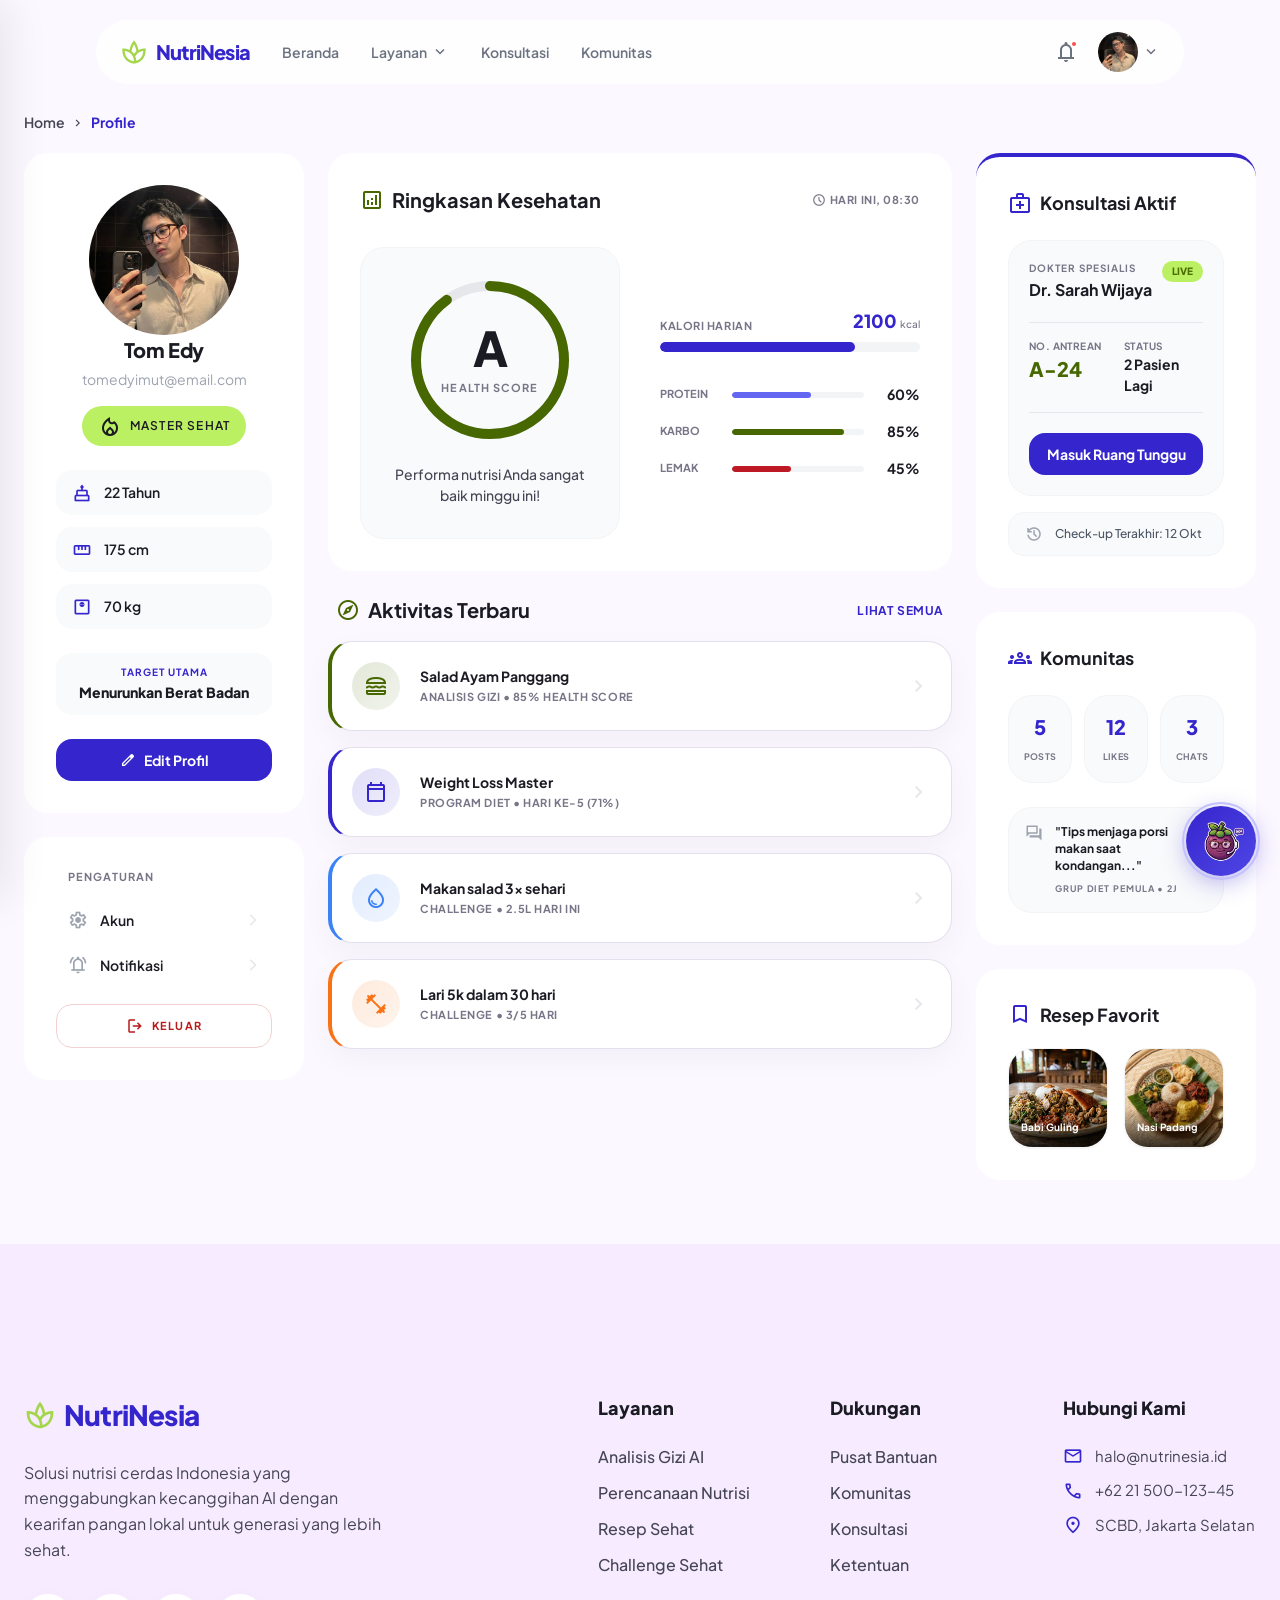
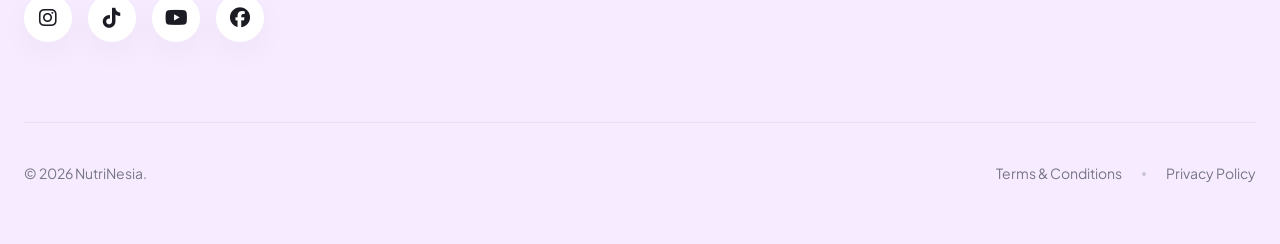
<file: pages/profile.html>
<!DOCTYPE html>
<html lang="id">

<head>
    <meta charset="utf-8" />
    <meta content="width=device-width, initial-scale=1.0" name="viewport" />
    <title>NutriNesia | Profil — Dashboard Kesehatan</title>
    <meta name="description"
        content="Dashboard profil NutriNesia — pantau ringkasan kesehatan, konsultasi aktif, dan komunitas Anda." />
    <link href="https://fonts.googleapis.com/css2?family=Plus+Jakarta+Sans:wght@400;500;600;700;800&display=swap"
        rel="stylesheet" />
    <link href="https://fonts.googleapis.com/css2?family=Material+Symbols+Outlined:wght,FILL@100..700,0..1&display=swap"
        rel="stylesheet" />
    <link rel="stylesheet" href="../css/global.css" />
    <link rel="stylesheet" href="../css/profile.css" />
    <link rel="stylesheet" href="../css/nutribot.css" />
    <link rel="stylesheet" href="https://cdnjs.cloudflare.com/ajax/libs/font-awesome/6.5.1/css/all.min.css" />
</head>

<body>

    <!-- TopNavBar -->
    <nav class="navbar">
        <div class="navbar-inner">
            <div class="navbar-nav">
                <div class="navbar-logo">
                    <span class="material-symbols-outlined"
                        style="font-size: 28px; color:var(--color-secondary-fixed-dim)">spa</span>
                    <a href="../index.html" style="text-decoration:none;color:var(--color-primary)">NutriNesia</a>
                </div>
                <a class="navbar-nav-link" href="../index.html">Beranda</a>
                <div class="navbar-dropdown-container" id="layanan-dropdown">
                    <button class="navbar-dropdown-trigger">
                        Layanan
                        <span class="material-symbols-outlined">expand_more</span>
                    </button>
                    <div class="navbar-dropdown">
                        <div class="navbar-dropdown-grid">
                            <a href="analisis-gizi.html" class="navbar-dropdown-item">
                                <div class="navbar-dropdown-icon primary"><span
                                        class="material-symbols-outlined">analytics</span></div>
                                <div class="navbar-dropdown-content"><span class="navbar-dropdown-title">Analisis
                                        Gizi</span><span class="navbar-dropdown-desc">Analisis nutrisi makanan dengan
                                        AI</span></div>
                            </a>
                            <a href="resep-sehat.html" class="navbar-dropdown-item">
                                <div class="navbar-dropdown-icon secondary"><span
                                        class="material-symbols-outlined">restaurant_menu</span></div>
                                <div class="navbar-dropdown-content"><span class="navbar-dropdown-title">Resep
                                        Sehat</span><span class="navbar-dropdown-desc">Rekomendasi resep sehat untuk
                                        Anda</span></div>
                            </a>
                            <a href="perencanaan-nutrisi.html" class="navbar-dropdown-item">
                                <div class="navbar-dropdown-icon tertiary"><span
                                        class="material-symbols-outlined">event_note</span></div>
                                <div class="navbar-dropdown-content"><span class="navbar-dropdown-title">Perencanaan
                                        Nutrisi</span><span class="navbar-dropdown-desc">Rencana makanan harian</span>
                                </div>
                            </a>
                            <a href="challenge-sehat.html" class="navbar-dropdown-item">
                                <div class="navbar-dropdown-icon accent"><span
                                        class="material-symbols-outlined">emoji_events</span></div>
                                <div class="navbar-dropdown-content"><span class="navbar-dropdown-title">Challenge
                                        Sehat</span><span class="navbar-dropdown-desc">Tantangan hidup sehat
                                        bersama</span></div>
                            </a>
                        </div>
                    </div>
                </div>
                <a class="navbar-nav-link" href="konsultasi.html">Konsultasi</a>
                <a class="navbar-nav-link" href="komunitas.html">Komunitas</a>
            </div>
            <div class="navbar-mobile-actions">
                <button class="navbar-hamburger" id="navbar-hamburger" aria-label="Menu" aria-expanded="false">
                    <span></span><span></span><span></span>
                </button>
                <div class="navbar-logo-mobile">
                    <span class="material-symbols-outlined"
                        style="font-size: 28px; color:var(--color-secondary-fixed-dim)">spa</span>
                    <a href="../index.html" style="text-decoration:none;color:var(--color-primary)">NutriNesia</a>
                </div>
            </div>
            <div class="profile-mobile">
                <div class="notification-dropdown-container" id="notification-dropdown">
                    <button class="navbar-icon-btn"><span class="material-symbols-outlined">notifications</span><span
                            class="notif-badge"></span></button>
                    <div class="notification-dropdown">
                        <div class="notif-header">
                            <strong>Notifikasi</strong>
                            <a href="#">Tandai semua dibaca</a>
                        </div>
                        <div class="notif-list">
                            <div class="notif-item unread">
                                <div class="notif-icon"><span class="material-symbols-outlined">analytics</span></div>
                                <div class="notif-body">
                                    <p>Analisis gizi harian Anda sudah siap!</p>
                                    <span>2 menit yang lalu</span>
                                </div>
                            </div>
                            <div class="notif-item">
                                <div class="notif-icon"><span class="material-symbols-outlined">emoji_events</span>
                                </div>
                                <div class="notif-body">
                                    <p>Selamat! Kamu menyelesaikan challenge 3 hari.</p>
                                    <span>1 jam yang lalu</span>
                                </div>
                            </div>
                        </div>
                        <div class="notif-footer">
                            <a href="#">Lihat semua notifikasi</a>
                        </div>
                    </div>
                </div>
                <div class="profile-dropdown-container" id="profile-dropdown">
                    <button class="profile-dropdown-trigger">
                        <img src="../images/profile.png"
                            alt="Profile" class="navbar-avatar" />
                        <span class="material-symbols-outlined">expand_more</span>
                    </button>
                    <div class="profile-dropdown">
                        <div class="profile-dropdown-header">
                            <strong>Tom Edy</strong>
                            <span>tomedyimut@email.com</span>
                        </div>
                        <hr>
                        <a href="profile.html"><span class="material-symbols-outlined">person</span> Profile</a>
                        <a href="../index.html"><span class="material-symbols-outlined">logout</span> Logout</a>
                    </div>
                </div>
            </div>
        </div>
    </nav>
    <!-- Mobile Drawer Overlay -->
    <div class="navbar-mobile-overlay" id="navbar-mobile-overlay"></div>
    <aside class="navbar-mobile-menu" id="navbar-mobile-menu" aria-label="Mobile navigation">
        <div class="navbar-mobile-header">
            <div class="navbar-mobile-brand"><span class="material-symbols-outlined">spa</span> NutriNesia</div>
            <button class="navbar-mobile-close" id="navbar-mobile-close" aria-label="Tutup menu"><span
                    class="material-symbols-outlined">close</span></button>
        </div>
        <div class="navbar-mobile-profile">
            <img src="../images/profile.png" alt="Profile" />
            <div class="navbar-mobile-profile-info"><strong>Tom Edy</strong><span>tomedyimut@email.com</span></div>
        </div>
        <div class="navbar-mobile-section-label">Navigasi</div>
        <nav class="navbar-mobile-links">
            <a class="navbar-mobile-link" href="../index.html"><span
                    class="material-symbols-outlined">home</span>Beranda</a>
            <button class="navbar-mobile-sub-trigger" id="mobile-layanan-trigger">
                <span class="material-symbols-outlined">grid_view</span>
                Layanan
                <span class="material-symbols-outlined sub-chevron">expand_more</span>
            </button>
            <div class="navbar-mobile-sub-links" id="mobile-layanan-links">
                <a class="navbar-mobile-sub-link" href="analisis-gizi.html">Analisis Gizi</a>
                <a class="navbar-mobile-sub-link" href="resep-sehat.html">Resep Sehat</a>
                <a class="navbar-mobile-sub-link" href="perencanaan-nutrisi.html">Perencanaan Nutrisi</a>
                <a class="navbar-mobile-sub-link" href="challenge-sehat.html">Challenge Sehat</a>
            </div>
            <a class="navbar-mobile-link" href="konsultasi.html"><span
                    class="material-symbols-outlined">psychology</span>Konsultasi</a>
            <a class="navbar-mobile-link" href="komunitas.html"><span
                    class="material-symbols-outlined">groups</span>Komunitas</a>
        </nav>
        <div class="navbar-mobile-section-label">Akun</div>
        <nav class="navbar-mobile-links">
            <a class="navbar-mobile-link active" href="profile.html"><span
                    class="material-symbols-outlined">person</span>Profile Saya</a>
            <a class="navbar-mobile-link" href="../index.html"><span
                    class="material-symbols-outlined">logout</span>Logout</a>
        </nav>
        <div class="navbar-mobile-footer">
            <p class="navbar-mobile-footer-copy">© 2026 NutriNesia</p>
        </div>
    </aside>

    <!-- Main Content -->
    <main class="container pf-main">
        <!-- Breadcrumb -->
        <nav class="breadcrumb" style="margin-bottom: 20px;">
            <a href="../index.html">Home</a>
            <span class="material-symbols-outlined">chevron_right</span>
            <span class="breadcrumb-current">Profile</span>
        </nav>

        <div class="pf-grid">

            <!-- ====== LEFT COLUMN ====== -->
            <div class="pf-col">
                <!-- Identity Card -->
                <section class="pf-card pf-identity">
                    <div class="pf-avatar-wrap">
                        <img class="pf-avatar"
                            src="../images/profile.png"
                            alt="Alex Rivers" />
                        <!-- <div class="pf-verified"><span class="material-symbols-outlined">verified</span></div> -->
                    </div>
                    <h1 class="pf-name">Tom Edy</h1>
                    <p class="pf-email">tomedyimut@email.com</p>
                    <div class="pf-tier">
                        <span class="material-symbols-outlined">
                            mode_heat
                        </span>
                        <p>MASTER SEHAT</p>
                    </div>
                    <div class="pf-info-list">
                        <div class="pf-info-row"><span class="material-symbols-outlined">cake</span><span>22
                                Tahun</span></div>
                        <div class="pf-info-row"><span class="material-symbols-outlined">straighten</span><span>175
                                cm</span></div>
                        <div class="pf-info-row"><span class="material-symbols-outlined">monitor_weight</span><span>70
                                kg</span></div>
                    </div>
                    <div class="pf-target">
                        <p class="pf-target-label">Target Utama</p>
                        <p class="pf-target-val">Menurunkan Berat Badan</p>
                    </div>
                    <button class="pf-edit-btn" id="editProfileBtn"><span class="material-symbols-outlined">edit</span>
                        Edit Profil</button>
                </section>

                <!-- Settings Card -->
                <section class="pf-card pf-settings">
                    <h3>Pengaturan</h3>
                    <a href="#" class="pf-settings-link">
                        <span class="material-symbols-outlined">settings</span>
                        <span>Akun</span>
                        <span class="material-symbols-outlined arr">arrow_forward_ios</span>
                    </a>
                    <a href="#" class="pf-settings-link">
                        <span class="material-symbols-outlined">notifications_active</span>
                        <span>Notifikasi</span>
                        <span class="material-symbols-outlined arr">arrow_forward_ios</span>
                    </a>
                    <button class="pf-logout-btn"><span class="material-symbols-outlined">logout</span> Keluar</button>
                </section>
            </div>

            <!-- ====== CENTER COLUMN ====== -->
            <div class="pf-col">
                <!-- Health Summary -->
                <section class="pf-card">
                    <div class="pf-health-head">
                        <h2><span class="material-symbols-outlined">analytics</span> Ringkasan Kesehatan</h2>
                        <span class="pf-health-time"><span class="material-symbols-outlined">schedule</span> Hari ini,
                            08:30</span>
                    </div>
                    <div class="pf-health-body">
                        <div class="pf-ring-wrap">
                            <div class="pf-ring">
                                <svg viewBox="0 0 160 160">
                                    <circle class="bg" cx="80" cy="80" r="74" fill="transparent" stroke-width="10">
                                    </circle>
                                    <circle class="fg" cx="80" cy="80" r="74" fill="transparent" stroke-width="10"
                                        stroke-linecap="round" stroke-dasharray="464.7" stroke-dashoffset="46.5">
                                    </circle>
                                </svg>
                                <div class="pf-ring-inner">
                                    <span class="pf-ring-grade">A</span>
                                    <span class="pf-ring-label">Health Score</span>
                                </div>
                            </div>
                            <p class="pf-ring-msg">Performa nutrisi Anda sangat baik minggu ini!</p>
                        </div>
                        <div class="pf-macros">
                            <div>
                                <div class="pf-macro-head">
                                    <span class="lbl">Kalori Harian</span>
                                    <span class="val">2100 <small>kcal</small></span>
                                </div>
                                <div class="pf-bar"><span class="pri" style="width:75%"></span></div>
                            </div>
                            <div class="pf-macro-rows">
                                <div class="pf-macro-row"><span class="lbl">Protein</span>
                                    <div class="bar-wrap"><span class="bar-indigo" style="width:60%"></span></div><span
                                        class="pct">60%</span>
                                </div>
                                <div class="pf-macro-row"><span class="lbl">Karbo</span>
                                    <div class="bar-wrap"><span class="bar-green" style="width:85%"></span></div><span
                                        class="pct">85%</span>
                                </div>
                                <div class="pf-macro-row"><span class="lbl">Lemak</span>
                                    <div class="bar-wrap"><span class="bar-red" style="width:45%"></span></div><span
                                        class="pct">45%</span>
                                </div>
                            </div>
                        </div>
                    </div>
                </section>

                <!-- Recent Activity -->
                <section>
                    <div class="pf-act-head">
                        <h2><span class="material-symbols-outlined">explore</span> Aktivitas Terbaru</h2>
                        <button>Lihat Semua</button>
                    </div>
                    <div class="pf-act-list">
                        <div class="pf-act-item accent-green">
                            <div class="pf-act-left">
                                <div class="pf-act-ico g"><span class="material-symbols-outlined">lunch_dining</span>
                                </div>
                                <div class="pf-act-info">
                                    <h3>Salad Ayam Panggang</h3>
                                    <p>Analisis Gizi • 85% Health Score</p>
                                </div>
                            </div>
                            <span class="material-symbols-outlined arr">chevron_right</span>
                        </div>
                        <div class="pf-act-item accent-pri">
                            <div class="pf-act-left">
                                <div class="pf-act-ico p"><span class="material-symbols-outlined">calendar_today</span>
                                </div>
                                <div class="pf-act-info">
                                    <h3>Weight Loss Master</h3>
                                    <p>Program Diet • Hari ke-5 (71%)</p>
                                </div>
                            </div>
                            <span class="material-symbols-outlined arr">chevron_right</span>
                        </div>
                        <div class="pf-act-item accent-blue">
                            <div class="pf-act-left">
                                <div class="pf-act-ico b"><span class="material-symbols-outlined">water_drop</span>
                                </div>
                                <div class="pf-act-info">
                                    <h3>Makan salad 3x sehari</h3>
                                    <p>Challenge • 2.5L Hari Ini</p>
                                </div>
                            </div>
                            <span class="material-symbols-outlined arr">chevron_right</span>
                        </div>
                        <div class="pf-act-item accent-orange">
                            <div class="pf-act-left">
                                <div class="pf-act-ico o"><span class="material-symbols-outlined">fitness_center</span>
                                </div>
                                <div class="pf-act-info">
                                    <h3>Lari 5k dalam 30 hari</h3>
                                    <p>Challenge • 3/5 hari</p>
                                </div>
                            </div>
                            <span class="material-symbols-outlined arr">chevron_right</span>
                        </div>
                    </div>
                </section>
            </div>

            <!-- ====== RIGHT COLUMN ====== -->
            <div class="pf-col">
                <!-- Active Consultation -->
                <section class="pf-card pf-consult">
                    <h2><span class="material-symbols-outlined">medical_services</span> Konsultasi Aktif</h2>
                    <div class="pf-doc-box">
                        <div class="pf-doc-top">
                            <div>
                                <p class="lbl">Dokter Spesialis</p>
                                <h3>Dr. Sarah Wijaya</h3>
                            </div>
                            <span class="pf-live">LIVE</span>
                        </div>
                        <div class="pf-queue-grid">
                            <div>
                                <p class="lbl">No. Antrean</p>
                                <p class="val">A-24</p>
                            </div>
                            <div>
                                <p class="lbl">Status</p>
                                <p class="val-sm">2 Pasien Lagi</p>
                            </div>
                        </div>
                        <button class="pf-consult-btn">Masuk Ruang Tunggu</button>
                    </div>
                    <div class="pf-checkup">
                        <span class="material-symbols-outlined">history</span>
                        <span>Check-up Terakhir: 12 Okt</span>
                    </div>
                </section>

                <!-- Community -->
                <section class="pf-card pf-community">
                    <h2><span class="material-symbols-outlined">groups</span> Komunitas</h2>
                    <div class="pf-comm-stats">
                        <div class="pf-comm-stat"><span class="n">5</span><span class="l">Posts</span></div>
                        <div class="pf-comm-stat"><span class="n">12</span><span class="l">Likes</span></div>
                        <div class="pf-comm-stat"><span class="n">3</span><span class="l">Chats</span></div>
                    </div>
                    <div class="pf-comm-post">
                        <div class="pf-comm-post-inner">
                            <span class="material-symbols-outlined">forum</span>
                            <div>
                                <p class="txt">"Tips menjaga porsi makan saat kondangan..."</p>
                                <p class="meta">Grup Diet Pemula • 2j</p>
                            </div>
                        </div>
                    </div>
                </section>

                <!-- Favorites -->
                <section class="pf-card pf-favorites">
                    <h2><span class="material-symbols-outlined">bookmark</span> Resep Favorit</h2>
                    <div class="pf-fav-grid">
                        <div class="pf-fav-item">
                            <img src="../images/babi-guling.png" alt="Babi Guling" />
                            <div class="overlay">Babi Guling</div>
                        </div>
                        <div class="pf-fav-item">
                            <img src="../images/nasi-padang.png" alt="Nasi Padang" />
                            <div class="overlay">Nasi Padang</div>
                        </div>
                    </div>
                </section>
            </div>

        </div>
    </main>

    <!-- Footer -->
    <footer class="footer-new" data-reveal>
        <div class="footer-main-section">
            <div class="footer-main-inner">
                <div class="footer-row-top">
                    <div class="footer-brand-col">
                        <div class="navbar-logo">
                            <span class="material-symbols-outlined" style="font-size: 32px; color:var(--color-secondary-fixed-dim)">spa</span>
                            <a href="../index.html" style="text-decoration:none;color:var(--color-primary); font-size: 28px; font-weight: 900;">NutriNesia</a>
                        </div>
                        <p class="brand-bio">Solusi nutrisi cerdas Indonesia yang menggabungkan kecanggihan AI dengan kearifan pangan lokal untuk generasi yang lebih sehat.</p>
                        <div class="footer-social-wrapper">
                            <a href="#" class="social-pill"><i class="fa-brands fa-instagram"></i></a>
                            <a href="#" class="social-pill"><i class="fa-brands fa-tiktok"></i></a>
                            <a href="#" class="social-pill"><i class="fa-brands fa-youtube"></i></a>
                            <a href="#" class="social-pill"><i class="fa-brands fa-facebook"></i></a>
                        </div>
                    </div>

                    <div class="footer-links-grid">
                        <div class="footer-nav-group">
                            <h5>Layanan</h5>
                            <ul>
                                <li><a href="../pages/analisis-gizi.html">Analisis Gizi AI</a></li>
                                <li><a href="../pages/perencanaan-nutrisi.html">Perencanaan Nutrisi</a></li>
                                <li><a href="../pages/resep-sehat.html">Resep Sehat</a></li>
                                <li><a href="../pages/challenge-sehat.html">Challenge Sehat</a></li>
                            </ul>
                        </div>
                        <div class="footer-nav-group">
                            <h5>Dukungan</h5>
                            <ul>
                                <li><a href="../index.html#faq">Pusat Bantuan</a></li>
                                <li><a href="../pages/komunitas.html">Komunitas</a></li>
                                <li><a href="../pages/konsultasi.html">Konsultasi</a></li>
                                <li><a href="../index.html#faq">Ketentuan</a></li>
                            </ul>
                        </div>
                        <div class="footer-nav-group">
                            <h5>Hubungi Kami</h5>
                            <ul>
                                <li class="contact-item">
                                    <span class="material-symbols-outlined">mail</span>
                                    <span>halo@nutrinesia.id</span>
                                </li>
                                <li class="contact-item">
                                    <span class="material-symbols-outlined">call</span>
                                    <span>+62 21 500-123-45</span>
                                </li>
                                <li class="contact-item">
                                    <span class="material-symbols-outlined">location_on</span>
                                    <span>SCBD, Jakarta Selatan</span>
                                </li>
                            </ul>
                        </div>
                    </div>
                </div>

                <div class="footer-bottom-line">
                    <div class="footer-copyright-text">
                        © 2026 NutriNesia.
                    </div>
                    <div class="footer-bottom-links">
                        <a href="#">Terms & Conditions</a>
                        <span class="dot-sep"></span>
                        <a href="#">Privacy Policy</a>
                    </div>
                </div>
            </div>
        </div>
    </footer>

    <script src="../js/global.js"></script>
    <script src="../js/profile.js"></script>
    <script src="../js/nutribot.js"></script>
</body>

</html>
</file>
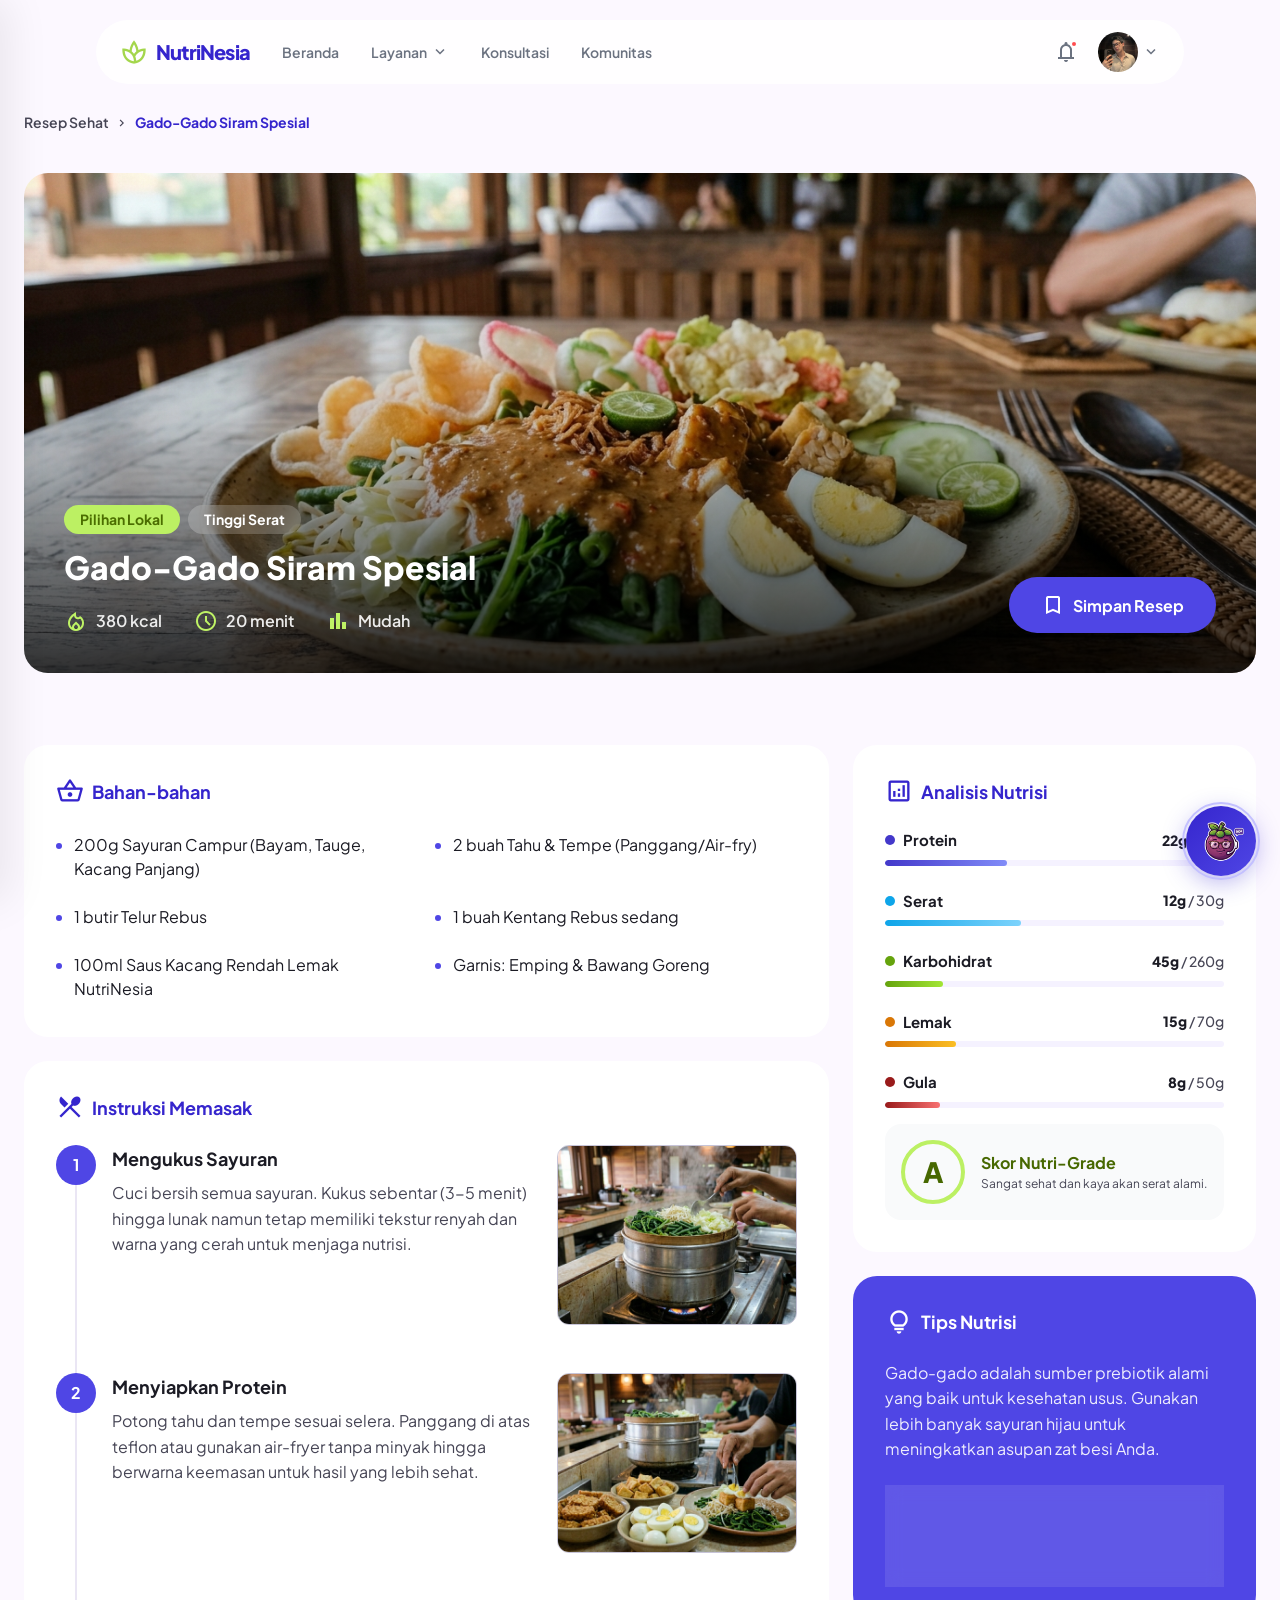
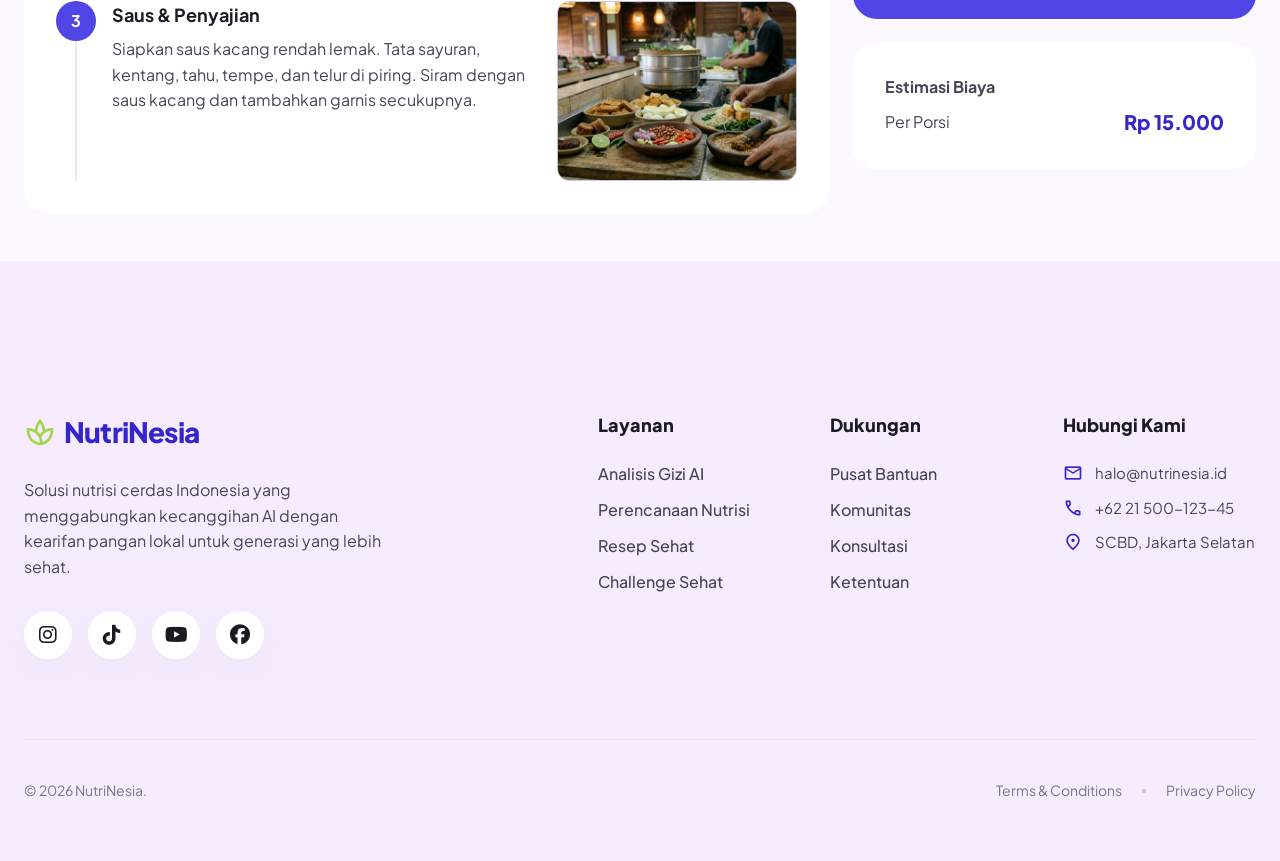
<file: pages/resep-sehat-detail.html>
<!DOCTYPE html>
<html lang="id">

<head>
    <meta charset="utf-8" />
    <meta content="width=device-width, initial-scale=1.0" name="viewport" />
    <title>Gado-Gado Siram Spesial - NutriNesia</title>
    <meta name="description" content="Resep Gado-Gado Siram rendah lemak dengan nutrisi seimbang dari NutriNesia." />
    <link href="https://fonts.googleapis.com/css2?family=Plus+Jakarta+Sans:wght@400;500;600;700;800&display=swap"
        rel="stylesheet" />
    <link href="https://fonts.googleapis.com/css2?family=Material+Symbols+Outlined:wght,FILL@100..700,0..1&display=swap"
        rel="stylesheet" />
    <link rel="stylesheet" href="../css/global.css" />
    <link rel="stylesheet" href="../css/resep-sehat-detail.css" />
    <link rel="stylesheet" href="https://cdnjs.cloudflare.com/ajax/libs/font-awesome/6.5.1/css/all.min.css" />
    <link rel="stylesheet" href="../css/nutribot.css" />
</head>

<body>
    <!-- TopNavBar -->
    <nav class="navbar">
        <div class="navbar-inner">
            <div class="navbar-nav">
                <div class="navbar-logo">
                    <span class="material-symbols-outlined"
                        style="font-size: 28px; color:var(--color-secondary-fixed-dim)">spa</span>
                    <a href="../index.html" style="text-decoration:none;color:var(--color-primary)">NutriNesia</a>
                </div>
                <a class="navbar-nav-link" href="../index.html">Beranda</a>
                <div class="navbar-dropdown-container" id="layanan-dropdown">
                    <button class="navbar-dropdown-trigger">
                        Layanan
                        <span class="material-symbols-outlined">expand_more</span>
                    </button>
                    <div class="navbar-dropdown">
                        <div class="navbar-dropdown-grid">
                            <a href="analisis-gizi.html" class="navbar-dropdown-item">
                                <div class="navbar-dropdown-icon primary"><span
                                        class="material-symbols-outlined">analytics</span></div>
                                <div class="navbar-dropdown-content">
                                    <span class="navbar-dropdown-title">Analisis Gizi</span>
                                    <span class="navbar-dropdown-desc">Analisis nutrisi makanan dengan AI</span>
                                </div>
                            </a>
                            <a href="resep-sehat.html" class="navbar-dropdown-item">
                                <div class="navbar-dropdown-icon secondary"><span
                                        class="material-symbols-outlined">restaurant_menu</span></div>
                                <div class="navbar-dropdown-content">
                                    <span class="navbar-dropdown-title">Resep Sehat</span>
                                    <span class="navbar-dropdown-desc">Rekomendasi resep sehat untuk Anda</span>
                                </div>
                            </a>
                            <a href="perencanaan-nutrisi.html" class="navbar-dropdown-item">
                                <div class="navbar-dropdown-icon tertiary"><span
                                        class="material-symbols-outlined">event_note</span></div>
                                <div class="navbar-dropdown-content">
                                    <span class="navbar-dropdown-title">Perencanaan Nutrisi</span>
                                    <span class="navbar-dropdown-desc">Rencana makanan harian</span>
                                </div>
                            </a>
                            <a href="challenge-sehat.html" class="navbar-dropdown-item">
                                <div class="navbar-dropdown-icon accent"><span
                                        class="material-symbols-outlined">emoji_events</span></div>
                                <div class="navbar-dropdown-content">
                                    <span class="navbar-dropdown-title">Challenge Sehat</span>
                                    <span class="navbar-dropdown-desc">Tantangan hidup sehat bersama</span>
                                </div>
                            </a>
                        </div>
                    </div>
                </div>
                <a class="navbar-nav-link" href="konsultasi.html">Konsultasi</a>
                <a class="navbar-nav-link" href="komunitas.html">Komunitas</a>
            </div>
            <div class="navbar-mobile-actions">
                <button class="navbar-hamburger" id="navbar-hamburger" aria-label="Menu" aria-expanded="false">
                    <span></span><span></span><span></span>
                </button>
                <div class="navbar-logo-mobile">
                    <span class="material-symbols-outlined"
                        style="font-size: 28px; color:var(--color-secondary-fixed-dim)">spa</span>
                    <a href="../index.html" style="text-decoration:none;color:var(--color-primary)">NutriNesia</a>
                </div>
            </div>
            <div class="profile-mobile">
                <div class="notification-dropdown-container" id="notification-dropdown">
                    <button class="navbar-icon-btn"><span class="material-symbols-outlined">notifications</span><span
                            class="notif-badge"></span></button>
                    <div class="notification-dropdown">
                        <div class="notif-header">
                            <strong>Notifikasi</strong>
                            <a href="#">Tandai semua dibaca</a>
                        </div>
                        <div class="notif-list">
                            <div class="notif-item unread">
                                <div class="notif-icon"><span class="material-symbols-outlined">analytics</span></div>
                                <div class="notif-body">
                                    <p>Analisis gizi harian Anda sudah siap!</p>
                                    <span>2 menit yang lalu</span>
                                </div>
                            </div>
                            <div class="notif-item">
                                <div class="notif-icon"><span class="material-symbols-outlined">emoji_events</span>
                                </div>
                                <div class="notif-body">
                                    <p>Selamat! Kamu menyelesaikan challenge 3 hari.</p>
                                    <span>1 jam yang lalu</span>
                                </div>
                            </div>
                        </div>
                        <div class="notif-footer">
                            <a href="#">Lihat semua notifikasi</a>
                        </div>
                    </div>
                </div>
                <div class="profile-dropdown-container" id="profile-dropdown">
                    <button class="profile-dropdown-trigger">
                        <img src="../images/profile.png" alt="Profile" class="navbar-avatar" />
                        <span class="material-symbols-outlined">expand_more</span>
                    </button>
                    <div class="profile-dropdown">
                        <div class="profile-dropdown-header">
                            <strong>Tom Edy</strong>
                            <span>tomedyimut@email.com</span>
                        </div>
                        <hr>
                        <a href="profile.html"><span class="material-symbols-outlined">person</span> Profile</a>
                        <a href="../index.html"><span class="material-symbols-outlined">logout</span> Logout</a>
                    </div>
                </div>
            </div>
        </div>
    </nav>

    <!-- Mobile Drawer -->
    <div class="navbar-mobile-overlay" id="navbar-mobile-overlay"></div>
    <aside class="navbar-mobile-menu" id="navbar-mobile-menu" aria-label="Mobile navigation">
        <div class="navbar-mobile-header">
            <div class="navbar-mobile-brand">
                <span class="material-symbols-outlined">spa</span>
                NutriNesia
            </div>
            <button class="navbar-mobile-close" id="navbar-mobile-close" aria-label="Tutup menu">
                <span class="material-symbols-outlined">close</span>
            </button>
        </div>
        <div class="navbar-mobile-profile">
            <img src="../images/profile.png" alt="Profile" />
            <div class="navbar-mobile-profile-info">
                <strong>Tom Edy</strong>
                <span>tomedyimut@email.com</span>
            </div>
        </div>
        <div class="navbar-mobile-section-label">Navigasi</div>
        <nav class="navbar-mobile-links">
            <a class="navbar-mobile-link" href="../index.html"><span
                    class="material-symbols-outlined">home</span>Beranda</a>
            <button class="navbar-mobile-sub-trigger" id="mobile-layanan-trigger">
                <span class="material-symbols-outlined">grid_view</span>
                Layanan
                <span class="material-symbols-outlined sub-chevron">expand_more</span>
            </button>
            <div class="navbar-mobile-sub-links" id="mobile-layanan-links">
                <a class="navbar-mobile-sub-link" href="analisis-gizi.html">Analisis Gizi</a>
                <a class="navbar-mobile-sub-link" href="resep-sehat.html">Resep Sehat</a>
                <a class="navbar-mobile-sub-link" href="perencanaan-nutrisi.html">Perencanaan Nutrisi</a>
                <a class="navbar-mobile-sub-link" href="challenge-sehat.html">Challenge Sehat</a>
            </div>
            <a class="navbar-mobile-link" href="konsultasi.html"><span
                    class="material-symbols-outlined">psychology</span>Konsultasi</a>
            <a class="navbar-mobile-link" href="komunitas.html"><span
                    class="material-symbols-outlined">groups</span>Komunitas</a>
        </nav>
        <div class="navbar-mobile-section-label">Akun</div>
        <nav class="navbar-mobile-links">
            <a class="navbar-mobile-link" href="profile.html"><span
                    class="material-symbols-outlined">person</span>Profile Saya</a>
            <a class="navbar-mobile-link" href="../index.html"><span
                    class="material-symbols-outlined">logout</span>Logout</a>
        </nav>
        <div class="navbar-mobile-footer">
            <p class="navbar-mobile-footer-copy">© 2026 NutriNesia</p>
        </div>
    </aside>

    <main class="container-wide rsd-main animate-fade-in">
        <!-- Breadcrumb -->
        <nav class="breadcrumb">
            <a href="resep-sehat.html">Resep Sehat</a>
            <span class="material-symbols-outlined">chevron_right</span>
            <span class="breadcrumb-current">Gado-Gado Siram Spesial</span>
        </nav>
        <!-- Hero Section -->
        <section class="rsd-hero">
            <img src="../images/gado-gado.png" alt="Gado-Gado Siram Spesial" class="rsd-hero-img" />
            <div class="rsd-hero-overlay"></div>
            <div class="rsd-hero-content">
                <div class="rsd-hero-badges">
                    <span class="rsd-badge primary">Pilihan Lokal</span>
                    <span class="rsd-badge glass">Tinggi Serat</span>
                </div>
                <h1 class="rsd-hero-title">Gado-Gado Siram Spesial</h1>
                <div class="rsd-hero-meta">
                    <div class="rsd-meta-item">
                        <span class="material-symbols-outlined">local_fire_department</span>
                        380 kcal
                    </div>
                    <div class="rsd-meta-item">
                        <span class="material-symbols-outlined">schedule</span>
                        20 menit
                    </div>
                    <div class="rsd-meta-item">
                        <span class="material-symbols-outlined">bar_chart</span>
                        Mudah
                    </div>
                </div>
            </div>
            <button class="rsd-save-btn">
                <span class="material-symbols-outlined">bookmark</span>
                Simpan Resep
            </button>
        </section>

        <!-- Layout Grid -->
        <div class="rsd-grid">
            <!-- Main Content -->
            <div class="rsd-content">
                <!-- Ingredients -->
                <div class="rsd-card" style="margin-bottom: var(--gutter-bento);">
                    <h2 class="rsd-card-title">
                        <span class="material-symbols-outlined">shopping_basket</span>
                        Bahan-bahan
                    </h2>
                    <div class="rsd-ingredients-list">
                        <div class="rsd-ingredient">
                            <div class="rsd-ingredient-dot"></div>
                            <span>200g Sayuran Campur (Bayam, Tauge, Kacang Panjang)</span>
                        </div>
                        <div class="rsd-ingredient">
                            <div class="rsd-ingredient-dot"></div>
                            <span>2 buah Tahu & Tempe (Panggang/Air-fry)</span>
                        </div>
                        <div class="rsd-ingredient">
                            <div class="rsd-ingredient-dot"></div>
                            <span>1 butir Telur Rebus</span>
                        </div>
                        <div class="rsd-ingredient">
                            <div class="rsd-ingredient-dot"></div>
                            <span>1 buah Kentang Rebus sedang</span>
                        </div>
                        <div class="rsd-ingredient">
                            <div class="rsd-ingredient-dot"></div>
                            <span>100ml Saus Kacang Rendah Lemak NutriNesia</span>
                        </div>
                        <div class="rsd-ingredient">
                            <div class="rsd-ingredient-dot"></div>
                            <span>Garnis: Emping & Bawang Goreng</span>
                        </div>
                    </div>
                </div>

                <!-- Steps -->
                <div class="rsd-card">
                    <h2 class="rsd-card-title">
                        <span class="material-symbols-outlined">restaurant_menu</span>
                        Instruksi Memasak
                    </h2>
                    <div class="rsd-steps">
                        <div class="rsd-step">
                            <div class="rsd-step-number">1</div>
                            <div class="rsd-step-content">
                                <div class="rsd-step-text">
                                    <h3 class="rsd-step-title">Mengukus Sayuran</h3>
                                    <p class="rsd-step-desc">Cuci bersih semua sayuran. Kukus sebentar (3-5 menit) hingga lunak namun tetap memiliki tekstur renyah dan warna yang cerah untuk menjaga nutrisi.</p>
                                </div>
                                <div class="rsd-step-img-wrapper">
                                    <img src="../images/kukus.png" alt="Mengukus Sayuran" class="rsd-step-img" />
                                </div>
                            </div>
                        </div>
                        <div class="rsd-step">
                            <div class="rsd-step-number">2</div>
                            <div class="rsd-step-content">
                                <div class="rsd-step-text">
                                    <h3 class="rsd-step-title">Menyiapkan Protein</h3>
                                    <p class="rsd-step-desc">Potong tahu dan tempe sesuai selera. Panggang di atas teflon atau gunakan air-fryer tanpa minyak hingga berwarna keemasan untuk hasil yang lebih sehat.</p>
                                </div>
                                <div class="rsd-step-img-wrapper">
                                    <img src="../images/menyiapkan-protein.png" 
                                         alt="Menyiapkan Protein" class="rsd-step-img" />
                                </div>
                            </div>
                        </div>
                        <div class="rsd-step">
                            <div class="rsd-step-number">3</div>
                            <div class="rsd-step-content">
                                <div class="rsd-step-text">
                                    <h3 class="rsd-step-title">Saus & Penyajian</h3>
                                    <p class="rsd-step-desc">Siapkan saus kacang rendah lemak. Tata sayuran, kentang, tahu, tempe, dan telur di piring. Siram dengan saus kacang dan tambahkan garnis secukupnya.</p>
                                </div>
                                <div class="rsd-step-img-wrapper">
                                    <img src="../images/saus.png" 
                                         alt="Saus & Penyajian" class="rsd-step-img" />
                                </div>
                            </div>
                        </div>
                    </div>
                </div>
            </div>

            <!-- Sidebar -->
            <div class="rsd-sidebar" style="display: flex; flex-direction: column; gap: var(--gutter-bento);">
                <!-- Nutritional Analysis -->
                <div class="rsd-card">
                    <h2 class="rsd-card-title">
                        <span class="material-symbols-outlined">analytics</span>
                        Analisis Nutrisi
                    </h2>
                    <div class="rsd-nutrition-stats">
                        <!-- Protein -->
                        <div class="rsd-nutrition-item">
                            <div class="rsd-nutrition-header">
                                <span class="rsd-nutrition-dot dot-protein"></span>
                                <span>Protein</span>
                                <span class="rsd-nutrition-value"><strong>22g</strong> / 60g</span>
                            </div>
                            <div class="rsd-nutrition-bar">
                                <div class="rsd-nutrition-fill fill-protein" style="width: 36%;"></div>
                            </div>
                        </div>
                        <!-- Serat -->
                        <div class="rsd-nutrition-item">
                            <div class="rsd-nutrition-header">
                                <span class="rsd-nutrition-dot dot-fiber"></span>
                                <span>Serat</span>
                                <span class="rsd-nutrition-value"><strong>12g</strong> / 30g</span>
                            </div>
                            <div class="rsd-nutrition-bar">
                                <div class="rsd-nutrition-fill fill-fiber" style="width: 40%;"></div>
                            </div>
                        </div>
                        <!-- Karbohidrat -->
                        <div class="rsd-nutrition-item">
                            <div class="rsd-nutrition-header">
                                <span class="rsd-nutrition-dot dot-carbs"></span>
                                <span>Karbohidrat</span>
                                <span class="rsd-nutrition-value"><strong>45g</strong> / 260g</span>
                            </div>
                            <div class="rsd-nutrition-bar">
                                <div class="rsd-nutrition-fill fill-carbs" style="width: 17%;"></div>
                            </div>
                        </div>
                        <!-- Lemak -->
                        <div class="rsd-nutrition-item">
                            <div class="rsd-nutrition-header">
                                <span class="rsd-nutrition-dot dot-fat"></span>
                                <span>Lemak</span>
                                <span class="rsd-nutrition-value"><strong>15g</strong> / 70g</span>
                            </div>
                            <div class="rsd-nutrition-bar">
                                <div class="rsd-nutrition-fill fill-fat" style="width: 21%;"></div>
                            </div>
                        </div>
                        <!-- Gula -->
                        <div class="rsd-nutrition-item">
                            <div class="rsd-nutrition-header">
                                <span class="rsd-nutrition-dot dot-sugar"></span>
                                <span>Gula</span>
                                <span class="rsd-nutrition-value"><strong>8g</strong> / 50g</span>
                            </div>
                            <div class="rsd-nutrition-bar">
                                <div class="rsd-nutrition-fill fill-sugar" style="width: 16%;"></div>
                            </div>
                        </div>
                    </div>
                    <div class="rsd-nutri-grade">
                        <div class="rsd-grade-circle">A</div>
                        <div class="rsd-grade-info">
                            <h4>Skor Nutri-Grade</h4>
                            <p>Sangat sehat dan kaya akan serat alami.</p>
                        </div>
                    </div>
                </div>

                <!-- Tips Card -->
                <div class="rsd-card accent">
                    <h2 class="rsd-card-title">
                        <span class="material-symbols-outlined">lightbulb</span>
                        Tips Nutrisi
                    </h2>
                    <p style="opacity: 0.9; line-height: 1.6;">Gado-gado adalah sumber prebiotik alami yang baik untuk kesehatan usus. Gunakan lebih banyak sayuran hijau untuk meningkatkan asupan zat besi Anda.</p>
                    <div class="rsd-insight-box">
                        <p class="rsd-insight-label">Insight AI</p>
                        <p class="rsd-insight-text">Resep ini memenuhi 45% kebutuhan serat harian Anda.</p>
                    </div>
                </div>

                <!-- Cost Card -->
                <div class="rsd-card">
                    <p style="font-weight: 700; color: var(--color-on-surface-variant); margin-bottom: 8px;">Estimasi Biaya</p>
                    <div class="rsd-cost-row">
                        <span style="color: var(--color-on-surface-variant);">Per Porsi</span>
                        <span class="rsd-cost-value">Rp 15.000</span>
                    </div>
                </div>
            </div>
        </div>
    </main>

    <!-- Footer -->
    <footer class="footer-new" data-reveal>
        <div class="footer-main-section">
            <div class="footer-main-inner">
                <div class="footer-row-top">
                    <div class="footer-brand-col">
                        <div class="navbar-logo">
                            <span class="material-symbols-outlined" style="font-size: 32px; color:var(--color-secondary-fixed-dim)">spa</span>
                            <a href="../index.html" style="text-decoration:none;color:var(--color-primary); font-size: 28px; font-weight: 900;">NutriNesia</a>
                        </div>
                        <p class="brand-bio">Solusi nutrisi cerdas Indonesia yang menggabungkan kecanggihan AI dengan kearifan pangan lokal untuk generasi yang lebih sehat.</p>
                        <div class="footer-social-wrapper">
                            <a href="#" class="social-pill"><i class="fa-brands fa-instagram"></i></a>
                            <a href="#" class="social-pill"><i class="fa-brands fa-tiktok"></i></a>
                            <a href="#" class="social-pill"><i class="fa-brands fa-youtube"></i></a>
                            <a href="#" class="social-pill"><i class="fa-brands fa-facebook"></i></a>
                        </div>
                    </div>

                    <div class="footer-links-grid">
                        <div class="footer-nav-group">
                            <h5>Layanan</h5>
                            <ul>
                                <li><a href="../pages/analisis-gizi.html">Analisis Gizi AI</a></li>
                                <li><a href="../pages/perencanaan-nutrisi.html">Perencanaan Nutrisi</a></li>
                                <li><a href="../pages/resep-sehat.html">Resep Sehat</a></li>
                                <li><a href="../pages/challenge-sehat.html">Challenge Sehat</a></li>
                            </ul>
                        </div>
                        <div class="footer-nav-group">
                            <h5>Dukungan</h5>
                            <ul>
                                <li><a href="../index.html#faq">Pusat Bantuan</a></li>
                                <li><a href="../pages/komunitas.html">Komunitas</a></li>
                                <li><a href="../pages/konsultasi.html">Konsultasi</a></li>
                                <li><a href="../index.html#faq">Ketentuan</a></li>
                            </ul>
                        </div>
                        <div class="footer-nav-group">
                            <h5>Hubungi Kami</h5>
                            <ul>
                                <li class="contact-item">
                                    <span class="material-symbols-outlined">mail</span>
                                    <span>halo@nutrinesia.id</span>
                                </li>
                                <li class="contact-item">
                                    <span class="material-symbols-outlined">call</span>
                                    <span>+62 21 500-123-45</span>
                                </li>
                                <li class="contact-item">
                                    <span class="material-symbols-outlined">location_on</span>
                                    <span>SCBD, Jakarta Selatan</span>
                                </li>
                            </ul>
                        </div>
                    </div>
                </div>

                <div class="footer-bottom-line">
                    <div class="footer-copyright-text">
                        © 2026 NutriNesia.
                    </div>
                    <div class="footer-bottom-links">
                        <a href="#">Terms & Conditions</a>
                        <span class="dot-sep"></span>
                        <a href="#">Privacy Policy</a>
                    </div>
                </div>
            </div>
        </div>
    </footer>

    <script src="../js/global.js"></script>
    <script src="../js/nutribot.js"></script>
</body>

</html>
</file>
<file: css/global.css>
@import url('https://fonts.googleapis.com/css2?family=Plus+Jakarta+Sans:wght@400;500;600;700;800&display=swap');

/* ---- CSS Custom Properties (Design Tokens) ---- */
:root {
  /* === Brand / Material 3 Color Tokens === */
  --color-primary: #3525cd;
  --color-primary-container: #4f46e5;
  --color-primary-fixed: #e2dfff;
  --color-primary-fixed-dim: #c3c0ff;
  --color-on-primary: #ffffff;
  --color-on-primary-container: #dad7ff;
  --color-on-primary-fixed: #0f0069;
  --color-on-primary-fixed-variant: #3323cc;

  --color-secondary: #476800;
  --color-secondary-container: #bcf063;
  --color-secondary-fixed: #bff365;
  --color-secondary-fixed-dim: #a4d64c;
  --color-on-secondary: #ffffff;
  --color-on-secondary-container: #4b6d00;
  --color-on-secondary-fixed: #131f00;
  --color-on-secondary-fixed-variant: #354e00;

  --color-tertiary: #960015;
  --color-tertiary-container: #bd1a25;
  --color-tertiary-fixed: #ffdad7;
  --color-tertiary-fixed-dim: #ffb3ae;
  --color-on-tertiary: #ffffff;
  --color-on-tertiary-container: #ffd0cd;
  --color-on-tertiary-fixed: #410004;
  --color-on-tertiary-fixed-variant: #930014;

  --color-error: #ba1a1a;
  --color-error-container: #ffdad6;
  --color-on-error: #ffffff;
  --color-on-error-container: #93000a;

  /* Surface & Background */
  --color-background: #fcf8ff;
  --color-on-background: #1b1b24;
  --color-surface: #fcf8ff;
  --color-surface-dim: #dcd8e5;
  --color-surface-bright: #fcf8ff;
  --color-surface-container-lowest: #ffffff;
  --color-surface-container-low: #f5f2ff;
  --color-surface-container: #f0ecf9;
  --color-surface-container-high: #eae6f4;
  --color-surface-container-highest: #e4e1ee;
  --color-on-surface: #1b1b24;
  --color-on-surface-variant: #464555;
  --color-surface-variant: #e4e1ee;
  --color-surface-tint: #4d44e3;

  /* Outline */
  --color-outline: #777587;
  --color-outline-variant: #c7c4d8;

  /* Inverse */
  --color-inverse-surface: #302f39;
  --color-inverse-on-surface: #f3effc;
  --color-inverse-primary: #c3c0ff;

  /* Additional UI Colors */
  --color-indigo-600: #4F46E5;
  --color-indigo-400: #6366F1;
  --color-indigo-50: rgba(79, 70, 229, 0.08);
  --color-gray-50: #f9fafb;
  --color-gray-100: #f3f4f6;
  --color-gray-200: #e5e7eb;
  --color-gray-400: #9ca3af;
  --color-gray-500: #6b7280;
  --color-gray-600: #4b5563;
  --color-gray-800: #1f2937;
  --color-white: #ffffff;
  --color-star: #FACC15;
  --color-blue-500: #3b82f6;
  --color-orange-500: #f97316;
  --color-orange-50: #fff7ed;
  --color-purple-50: #faf5ff;
  --color-purple-600: #9333ea;
  --color-red-100: #fee2e2;
  --color-red-600: #dc2626;
  --color-blue-100: #dbeafe;
  --color-blue-600: #2563eb;
  --color-orange-100: #ffedd5;
  --color-orange-600: #ea580c;

  /* === Typography === */
  --font-family: 'Plus Jakarta Sans', system-ui, -apple-system, sans-serif;

  /* Font Sizes */
  --font-size-display: 48px;
  --font-size-h1: 32px;
  --font-size-h2: 20px;
  --font-size-body-lg: 18px;
  --font-size-body-md: 16px;
  --font-size-label-bold: 14px;
  --font-size-label-sm: 12px;
  --font-size-xs: 10px;
  --font-size-sm: 14px;
  --font-size-lg: 18px;
  --font-size-xl: 20px;
  --font-size-2xl: 24px;
  --font-size-3xl: 30px;
  --font-size-5xl: 48px;

  /* Line Heights */
  --line-height-display: 1.1;
  --line-height-h1: 1.2;
  --line-height-h2: 1.3;
  --line-height-body-lg: 1.6;
  --line-height-body-md: 1.5;
  --line-height-label: 1.2;

  /* Letter Spacing */
  --letter-spacing-display: -0.04em;
  --letter-spacing-h1: -0.02em;
  --letter-spacing-h2: -0.01em;
  --letter-spacing-label-bold: 0.02em;
  --letter-spacing-label-sm: 0.04em;
  --letter-spacing-wider: 0.05em;
  --letter-spacing-widest: 0.1em;

  /* === Spacing === */
  --space-0: 0;
  --space-1: 0.25rem;
  --space-2: 0.5rem;
  --space-3: 0.75rem;
  --space-4: 1rem;
  --space-5: 1.25rem;
  --space-6: 1.5rem;
  --space-8: 2rem;
  --space-10: 2.5rem;
  --space-12: 3rem;
  --space-16: 4rem;
  --space-20: 5rem;
  --space-24: 6rem;

  --gutter-bento: 1.5rem;
  --cell-padding: 2rem;
  --stack-gap: 0.75rem;
  --inline-gap: 1rem;

  /* === Border Radius === */
  --radius-sm: 0.25rem;
  --radius-md: 0.5rem;
  --radius-lg: 0.75rem;
  --radius-xl: 1rem;
  --radius-2xl: 1.5rem;
  --radius-3xl: 1.5rem;
  --radius-full: 9999px;

  /* === Shadows === */
  --shadow-sm: 0 1px 2px rgba(0, 0, 0, 0.05);
  --shadow-md: 0px 10px 30px rgba(0, 0, 0, 0.04);
  --shadow-lg: 0 10px 15px -3px rgba(0, 0, 0, 0.1);
  --shadow-xl: 0 20px 25px -5px rgba(0, 0, 0, 0.1);
  --shadow-2xl: 0 25px 50px -12px rgba(0, 0, 0, 0.25);
  --shadow-bento: 0px 10px 30px rgba(0, 0, 0, 0.04);

  /* === Transitions === */
  --transition-fast: 150ms ease;
  --transition-base: 200ms ease;
  --transition-medium: 300ms ease;
  --transition-slow: 500ms ease;
  --transition-spring: 200ms cubic-bezier(0.34, 1.56, 0.64, 1);

  /* === Layout === */
  --container-max: 1280px;
  --container-max-wide: 1440px;
  --navbar-height: 72px;
}

/* ============================================
   Reset & Base Styles
   ============================================ */
*, *::before, *::after {
  margin: 0;
  padding: 0;
  box-sizing: border-box;
}

html {
  scroll-behavior: smooth;
  font-size: 16px;
  -webkit-text-size-adjust: 100%;
}

body {
  font-family: var(--font-family);
  font-size: var(--font-size-body-md);
  line-height: var(--line-height-body-md);
  color: var(--color-on-background);
  background-color: var(--color-background);
  -webkit-font-smoothing: antialiased;
  -moz-osx-font-smoothing: grayscale;
  overflow-x: hidden;
}

@keyframes pageFadeIn {
  from {
    opacity: 0;
    transform: translateY(15px);
  }
  to {
    opacity: 1;
    transform: translateY(0);
  }
}

.animate-fade-in {
  animation: pageFadeIn 0.6s cubic-bezier(0.16, 1, 0.3, 1) forwards;
}

.animate-delay-1 { animation-delay: 0.1s; opacity: 0; }
.animate-delay-2 { animation-delay: 0.2s; opacity: 0; }
.animate-delay-3 { animation-delay: 0.3s; opacity: 0; }

img {
  max-width: 100%;
  height: auto;
  display: block;
}

a {
  color: inherit;
  text-decoration: none;
  transition: color var(--transition-base);
}

ul, ol {
  list-style: none;
}

button {
  cursor: pointer;
  border: none;
  background: none;
  font-family: inherit;
  font-size: inherit;
}

input, select, textarea {
  font-family: inherit;
  font-size: inherit;
  outline: none;
}

/* ============================================
   Typography Classes
   ============================================ */
.font-display {
  font-family: var(--font-family);
  font-size: var(--font-size-display);
  font-weight: 800;
  line-height: var(--line-height-display);
  letter-spacing: var(--letter-spacing-display);
}

.font-h1 {
  font-family: var(--font-family);
  font-size: var(--font-size-h1);
  font-weight: 700;
  line-height: var(--line-height-h1);
  letter-spacing: var(--letter-spacing-h1);
}

.font-h2 {
  font-family: var(--font-family);
  font-size: var(--font-size-h2);
  font-weight: 700;
  line-height: var(--line-height-h2);
  letter-spacing: var(--letter-spacing-h2);
}

.font-body-lg {
  font-family: var(--font-family);
  font-size: var(--font-size-body-lg);
  font-weight: 400;
  line-height: var(--line-height-body-lg);
}

.font-body-md {
  font-family: var(--font-family);
  font-size: var(--font-size-body-md);
  font-weight: 400;
  line-height: var(--line-height-body-md);
}

.font-label-bold {
  font-family: var(--font-family);
  font-size: var(--font-size-label-bold);
  font-weight: 700;
  line-height: var(--line-height-label);
  letter-spacing: var(--letter-spacing-label-bold);
}

.font-label-sm {
  font-family: var(--font-family);
  font-size: var(--font-size-label-sm);
  font-weight: 600;
  line-height: var(--line-height-label);
  letter-spacing: var(--letter-spacing-label-sm);
}

/* ============================================
   Material Symbols (Google Icons)
   ============================================ */
.material-symbols-outlined {
  font-variation-settings: 'FILL' 0, 'wght' 400, 'GRAD' 0, 'opsz' 24;
  vertical-align: middle;
}

/* ============================================
   Layout Container
   ============================================ */
.container {
  width: 100%;
  max-width: var(--container-max);
  margin: 0 auto;
  padding: 0 var(--space-6);
}

.container-wide {
  max-width: var(--container-max-wide);
  margin: 0 auto;
  padding: 0 var(--space-6);
}

/* ============================================
   Navbar (Shared across all pages)
   ============================================ */
.navbar {
  position: sticky;
  top: 20px;
  z-index: 50;
  width: 85%;
  border-radius: var(--radius-full);
  justify-content: center;
  margin: 0 auto;
  background: rgba(255, 255, 255, 0.85);
  backdrop-filter: blur(10px);
  -webkit-backdrop-filter: blur(10px);
  font-family: var(--font-family);
  transition: all var(--transition-base);
}

/* .navbar-scrolled {
  top: 20px;
  width: 70%;
  transform: 0.5s ease;
  background: rgba(255, 255, 255, 0.95);
  backdrop-filter: blur(10px);
  -webkit-backdrop-filter: blur(10px);
  border-bottom: 1px solid rgba(226, 223, 255, 0.6);
  box-shadow: 0 4px 30px rgba(0, 0, 0, 0.03);
  border-radius: var(--radius-full);
} */

.navbar-inner {
  display: flex;
  justify-content: space-between;
  /* border: 1px solid red; */
  align-items: center;
  width: 100%;
  max-width: var(--container-max-wide); /* Wider to feel more modern */
  margin: 0 auto;
  padding: var(--space-3) var(--space-6); /* Slightly tighter padding */
}

.navbar-logo {
  font-size: var(--font-size-xl); /* slightly smaller, more refined */
  font-weight: 900;
  letter-spacing: -0.04em;
  color: var(--color-indigo-600);
  display: flex;
  align-items: center;
  gap: var(--space-2);
}

.navbar-mobile-actions{
  display: flex;
  align-items: center;
  gap: var(--space-2);
}
.navbar-logo-mobile {
  display: none;
  font-size: var(--font-size-xl); /* slightly smaller, more refined */
  font-weight: 900;
  letter-spacing: -0.04em;
  color: var(--color-indigo-600);
  gap: var(--space-2);
}
@media (max-width: 890px) {
  .navbar-logo-mobile {
    display: flex;
    align-items: center;
  }
}

.navbar-nav {
  display: flex;
  align-items: center;
  gap: var(--space-8);
}

@media (max-width: 900px) {
  .navbar-nav { display: none; }
}

.navbar-nav-link {
  font-size: var(--font-size-label-bold);
  font-weight: 600;
  color: var(--color-gray-500);
  transition: all var(--transition-base);
  padding: var(--space-2) 0;
  position: relative;
}

.navbar-nav-link::after {
  content: '';
  position: absolute;
  bottom: 0;
  left: 0;
  width: 0%;
  height: 2px;
  background-color: var(--color-indigo-600);
  transition: width var(--transition-base);
  border-radius: var(--radius-full);
}

.navbar-nav-link:hover {
  color: var(--color-indigo-600);
}

.navbar-nav-link:hover::after {
  width: 100%;
}

.navbar-nav-link.active,
.navbar-dropdown-trigger.active {
  color: var(--color-indigo-600);
}

.navbar-nav-link.active::after,
.navbar-dropdown-trigger.active::after {
  width: 100%;
}

.navbar-actions {
  display: flex;
  justify-content: space-between;
  width: 100%;
  align-items: center;
  gap: var(--space-4);
}

.profile-mobile{
  display: flex;
  align-items: center;
  gap: var(--space-3);
}

/* Navbar Search Box */
.navbar-search {
  display: flex;
  align-items: center;
  gap: var(--space-2);
  background: var(--color-gray-50);
  padding: var(--space-2) var(--space-4);
  border-radius: var(--radius-full);
  border: 1px solid transparent;
  transition: border-color var(--transition-base), background var(--transition-base);
}

.navbar-search:focus-within {
  background: var(--color-white);
  border-color: var(--color-primary-fixed-dim);
  box-shadow: 0 0 0 3px rgba(79, 70, 229, 0.1);
}

.navbar-search input {
  background: transparent;
  border: none;
  font-size: var(--font-size-label-sm);
  width: 120px;
  color: var(--color-on-surface);
}

@media (max-width: 600px) {
  .navbar-search { display: none; }
}

/* Navbar Icon Buttons */
.navbar-icon-btn {
  display: flex;
  align-items: center;
  justify-content: center;
  width: 40px;
  height: 40px;
  border-radius: 50%;
  color: var(--color-gray-500);
  background: transparent;
  transition: all var(--transition-base);
}

.navbar-icon-btn:hover {
  color: var(--color-primary);
  background: var(--color-primary-fixed);
}

/* Navbar Avatar */
.navbar-avatar {
  width: 40px;
  height: 40px;
  border-radius: 50%;
  /* border: 2px solid var(--color-primary-fixed-dim); */
  object-fit: cover;
  cursor: pointer;
  transition: border-color var(--transition-base);
}

.navbar-avatar:hover {
  border-color: var(--color-primary);
}

/* Hamburger for mobile */
.navbar-hamburger {
  display: none;
  flex-direction: column;
  justify-content: center;
  align-items: center;
  gap: 5px;
  cursor: pointer;
  width: 40px;
  height: 40px;
  border-radius: 50%;
  background: var(--color-gray-50);
  border: none;
  transition: all var(--transition-base);
}

.navbar-hamburger:hover {
  background: var(--color-gray-100);
}

.navbar-hamburger span {
  display: block;
  width: 20px;
  height: 2px;
  background: var(--color-on-surface);
  border-radius: 2px;
  transition: all var(--transition-base);
}

.navbar-hamburger.open span:nth-child(1) {
  transform: translateY(7px) rotate(45deg);
}

.navbar-hamburger.open span:nth-child(2) {
  opacity: 0;
}

.navbar-hamburger.open span:nth-child(3) {
  transform: translateY(-7px) rotate(-45deg);
}

/* ============================================
   Mobile Navigation Drawer (Modern Slide-in)
   ============================================ */

/* Backdrop overlay behind drawer */
.navbar-mobile-overlay {
  position: fixed;
  inset: 0;
  background: rgba(27, 27, 36, 0.45);
  backdrop-filter: blur(6px);
  -webkit-backdrop-filter: blur(6px);
  z-index: 998;
  opacity: 0;
  pointer-events: none;
  transition: opacity 0.3s cubic-bezier(0.16, 1, 0.3, 1);
}

.navbar-mobile-overlay.open {
  opacity: 1;
  pointer-events: auto;
}

/* Side drawer — slides in from LEFT */
.navbar-mobile-menu {
  position: fixed;
  top: 0;
  left: 0;
  bottom: 0;
  width: 300px;
  max-width: 88vw;
  background: var(--color-surface-container-lowest);
  z-index: 999;
  display: flex;
  flex-direction: column;
  transform: translateX(-100%);
  transition: transform 0.4s cubic-bezier(0.16, 1, 0.3, 1);
  box-shadow: 8px 0 40px rgba(0, 0, 0, 0.08);
  overflow-y: auto;
  padding: 0;
  gap: 0;
}

.navbar-mobile-menu.open {
  transform: translateX(0);
}

/* Drawer Header */
.navbar-mobile-header {
  display: flex;
  align-items: center;
  justify-content: space-between;
  padding: var(--space-5) var(--space-6);
  border-bottom: 1px solid var(--color-surface-container-high);
  background: #fff;
}

.navbar-mobile-brand {
  display: flex;
  align-items: center;
  gap: var(--space-2);
  font-weight: 900;
  font-size: var(--font-size-lg);
  color: var(--color-primary);
  letter-spacing: -0.04em;
}

.navbar-mobile-brand .material-symbols-outlined {
  color: var(--color-secondary-fixed-dim);
  font-size: 24px;
}

.navbar-mobile-close {
  width: 36px;
  height: 36px;
  border-radius: 50%;
  display: flex;
  align-items: center;
  justify-content: center;
  background: rgba(255, 255, 255, 0.6);
  color: var(--color-on-surface);
  border: none;
  cursor: pointer;
  transition: all var(--transition-base);
}

.navbar-mobile-close:hover {
  background: var(--color-white);
  transform: rotate(90deg);
}

/* Drawer Profile Strip */
.navbar-mobile-profile {
  display: flex;
  align-items: center;
  gap: var(--space-3);
  padding: var(--space-4) var(--space-6);
  background: var(--color-surface-container-low);
  border-bottom: 1px solid var(--color-surface-container-high);
}

.navbar-mobile-profile img {
  width: 44px;
  height: 44px;
  border-radius: 50%;
  object-fit: cover;
}

.navbar-mobile-profile-info {
  display: flex;
  flex-direction: column;
  min-width: 0;
}

.navbar-mobile-profile-info strong {
  font-size: var(--font-size-label-bold);
  color: var(--color-on-surface);
  white-space: nowrap;
  overflow: hidden;
  text-overflow: ellipsis;
}

.navbar-mobile-profile-info span {
  font-size: var(--font-size-label-sm);
  color: var(--color-on-surface-variant);
  white-space: nowrap;
  overflow: hidden;
  text-overflow: ellipsis;
}

/* Drawer Section Label */
.navbar-mobile-section-label {
  padding: var(--space-4) var(--space-6) var(--space-1);
  font-size: 11px;
  font-weight: 700;
  letter-spacing: 0.1em;
  text-transform: uppercase;
  color: var(--color-outline);
}

/* Mobile Layanan sub-accordion */
.navbar-mobile-sub-trigger {
  display: flex;
  align-items: center;
  gap: var(--space-3);
  padding: var(--space-3) var(--space-4);
  font-weight: 600;
  font-size: var(--font-size-body-md);
  color: var(--color-on-surface);
  border-radius: var(--radius-lg);
  transition: all var(--transition-fast);
  cursor: pointer;
  width: 100%;
  background: none;
  border: none;
  font-family: inherit;
  text-align: left;
}

.navbar-mobile-sub-trigger .material-symbols-outlined {
  font-size: 22px;
  color: var(--color-on-surface-variant);
  transition: color var(--transition-fast);
}

.navbar-mobile-sub-trigger .sub-chevron {
  margin-left: auto;
  font-size: 18px;
  transition: transform 0.3s;
}

.navbar-mobile-sub-trigger.open .sub-chevron {
  transform: rotate(180deg);
}

.navbar-mobile-sub-trigger:hover {
  background: var(--color-surface-container);
}

.navbar-mobile-sub-links {
  max-height: 0;
  overflow: hidden;
  transition: max-height 0.35s cubic-bezier(0.16, 1, 0.3, 1);
  padding: 0 var(--space-3) 0 calc(var(--space-4) + 22px + var(--space-3));
}

.navbar-mobile-sub-links.open {
  max-height: 400px;
}

.navbar-mobile-sub-link {
  display: block;
  padding: var(--space-2) var(--space-3);
  font-size: var(--font-size-label-bold);
  color: var(--color-on-surface-variant);
  border-radius: var(--radius-md);
  transition: all var(--transition-fast);
  font-weight: 500;
}

.navbar-mobile-sub-link:hover {
  color: var(--color-on-surface);
  background: var(--color-surface-container);
}

/* Drawer Links */
.navbar-mobile-links {
  display: flex;
  flex-direction: column;
  padding: 0 var(--space-3);
  gap: var(--space-1);
}

.navbar-mobile-link {
  display: flex;
  align-items: center;
  gap: var(--space-3);
  padding: var(--space-3) var(--space-4);
  font-weight: 600;
  font-size: var(--font-size-body-md);
  color: var(--color-on-surface);
  border-radius: var(--radius-lg);
  transition: all var(--transition-fast);
  text-decoration: none;
  position: relative;
}

.navbar-mobile-link .material-symbols-outlined {
  font-size: 22px;
  color: var(--color-on-surface-variant);
  transition: color var(--transition-fast);
}

.navbar-mobile-link:hover {
  background: var(--color-surface-container);
  color: var(--color-primary);
}

.navbar-mobile-link:hover .material-symbols-outlined {
  color: var(--color-primary);
}

.navbar-mobile-link.active {
  background: var(--color-surface-container);
  color: var(--color-on-surface);
  font-weight: 700;
}

.navbar-mobile-link.active .material-symbols-outlined {
  color: var(--color-on-surface);
}

.navbar-mobile-link.active::before {
  content: '';
  position: absolute;
  left: 0;
  top: 50%;
  transform: translateY(-50%);
  width: 3px;
  height: 60%;
  background: var(--color-on-surface);
  border-radius: 0 var(--radius-full) var(--radius-full) 0;
}

/* Drawer Footer */
.navbar-mobile-footer {
  margin-top: auto;
  padding: var(--space-5) var(--space-6);
  border-top: 1px solid var(--color-surface-container-high);
  background: var(--color-surface-container-lowest);
}

.navbar-mobile-footer-copy {
  font-size: 12px;
  color: var(--color-outline);
  text-align: center;
}

/* ============================================
   Buttons (Shared)
   ============================================ */
.button-primary {
  display: inline-flex;
  align-items: center;
  justify-content: center;
  gap: var(--space-2);
  background: var(--color-indigo-600);
  color: var(--color-white);
  padding: var(--space-2) var(--space-6);
  border-radius: var(--radius-full);
  font-weight: 700;
  font-size: var(--font-size-label-bold);
  letter-spacing: var(--letter-spacing-label-bold);
  border: none;
  cursor: pointer;
  transition: all var(--transition-base);
  white-space: nowrap;
}

.button-primary:hover {
  filter: brightness(1.1);
  box-shadow: var(--shadow-lg);
}

.button-primary:active {
  transform: scale(0.95);
}

.button-primary-large {
  padding: var(--space-4) var(--space-8);
  border-radius: var(--radius-xl);
  font-size: var(--font-size-label-bold);
}

.button-outline {
  display: inline-flex;
  align-items: center;
  justify-content: center;
  gap: var(--space-2);
  background: transparent;
  border: 2px solid var(--color-primary);
  color: var(--color-primary);
  padding: var(--space-4) var(--space-8);
  border-radius: var(--radius-xl);
  font-weight: 700;
  font-size: var(--font-size-label-bold);
  cursor: pointer;
  transition: all var(--transition-base);
}

.button-outline:hover {
  background: rgba(53, 37, 205, 0.05);
}

.button-outline:active {
  transform: scale(0.95);
}

/* ============================================
   Bento Card (Shared component)
   ============================================ */
.bento-card {
  background: var(--color-surface-container-lowest);
  border-radius: var(--radius-xl);
  box-shadow: var(--shadow-bento);
  padding: var(--space-3);
}

/* ============================================
   Footer (Shared across all pages)
   ============================================ */
.footer {
  background: var(--color-on-background);
  color: var(--color-surface-container-highest);
  font-family: var(--font-family);
  font-size: var(--font-size-sm);
  line-height: 1.6;
  width: 100%;
}

.footer-inner {
  max-width: var(--container-max);
  margin: 0 auto;
  padding: var(--space-16) var(--space-6);
}

.footer-grid {
  display: grid;
  grid-template-columns: 1fr;
  gap: var(--space-10);
  margin-bottom: var(--space-12);
}

@media (min-width: 640px) {
  .footer-grid { grid-template-columns: 1fr 1fr; }
}

@media (min-width: 1024px) {
  .footer-grid { grid-template-columns: 1.5fr 1fr 1fr 1fr; }
  .footer-bottom { flex-direction: row; }
}

.footer-brand-name {
  font-size: var(--font-size-2xl);
  font-weight: 900;
  color: var(--color-indigo-600);
}

.footer-brand-description {
  color: var(--color-outline-variant);
  max-width: 320px;
  margin-top: var(--space-4);
}

.footer-social-links {
  display: flex;
  gap: var(--space-4);
  margin-top: var(--space-6);
}

.footer-social-link {
  width: 40px;
  height: 40px;
  border-radius: var(--radius-full);
  background: rgba(255, 255, 255, 0.1);
  display: flex;
  align-items: center;
  justify-content: center;
  color: #fff;
  transition: all var(--transition-base);
}

.footer-social-link:hover {
  background: var(--color-primary);
  transform: translateY(-3px);
}

.footer-social-link i {
  font-size: 18px;
}

.footer-column-title {
  font-weight: 700;
  color: #fff;
  margin-bottom: var(--space-4);
}

.footer-links {
  display: flex;
  flex-direction: column;
  gap: var(--space-2);
}

.footer-link {
  color: var(--color-outline-variant);
  transition: color var(--transition-base);
}

.footer-link:hover {
  color: #fff;
}

.footer-contact-item {
  display: flex;
  gap: var(--space-2);
  color: var(--color-outline-variant);
  margin-bottom: var(--space-3);
}

.footer-contact-item .material-symbols-outlined {
  color: var(--color-primary);
  font-size: 18px;
  flex-shrink: 0;
}

.footer-bottom {
  padding-top: var(--space-8);
  border-top: 1px solid rgba(255, 255, 255, 0.1);
  display: flex;
  flex-direction: column;
  justify-content: space-between;
  align-items: center;
  gap: var(--space-4);
}

.footer-copyright {
  color: var(--color-outline-variant);
}

.footer-legal-links {
  display: flex;
  flex-wrap: wrap;
  justify-content: center;
  gap: var(--space-6);
  font-size: var(--font-size-label-sm);
  font-weight: 500;
}

.footer-legal-link {
  color: var(--color-gray-400);
  text-decoration: underline;
  text-underline-offset: 4px;
  transition: color var(--transition-base);
}

.footer-legal-link:hover {
  color: var(--color-indigo-600);
}

/* ============================================
   Badge Component
   ============================================ */
.badge {
  display: inline-block;
  padding: var(--space-1) var(--space-4);
  border-radius: var(--radius-full);
  font-size: var(--font-size-label-sm);
  font-weight: 600;
  letter-spacing: var(--letter-spacing-wider);
  text-transform: uppercase;
}

.badge-secondary {
  background: var(--color-secondary-container);
  color: var(--color-on-secondary-container);
}

.badge-primary {
  background: rgba(79, 70, 229, 0.1);
  color: var(--color-primary);
}

/* ============================================
   Progress Bar Component
   ============================================ */
.progress-track {
  width: 100%;
  height: 6px;
  background: var(--color-surface-container-highest);
  border-radius: var(--radius-full);
  overflow: hidden;
}

.progress-bar {
  height: 100%;
  border-radius: var(--radius-full);
  transition: width 0.8s ease;
}

.progress-bar-primary {
  background: var(--color-primary);
}

.progress-bar-secondary {
  background: var(--color-secondary);
}

/* ============================================
   Custom Modal / Popup
   ============================================ */
.custom-modal-overlay {
  position: fixed;
  inset: 0;
  background: rgba(27, 27, 36, 0.4);
  backdrop-filter: blur(4px);
  z-index: 1000;
  display: flex;
  align-items: center;
  justify-content: center;
  opacity: 0;
  pointer-events: none;
  transition: opacity var(--transition-base);
}

.custom-modal-overlay.active {
  opacity: 1;
  pointer-events: auto;
}

.custom-modal {
  background: var(--color-surface-container-lowest);
  border-radius: var(--radius-2xl);
  padding: var(--space-8);
  max-width: 400px;
  width: 90%;
  text-align: center;
  box-shadow: var(--shadow-2xl);
  transform: translateY(20px) scale(0.95);
  transition: transform var(--transition-spring);
}

.custom-modal-overlay.active .custom-modal {
  transform: translateY(0) scale(1);
}

.custom-modal-icon {
  width: 64px;
  height: 64px;
  background: var(--color-error-container);
  color: var(--color-on-error-container);
  border-radius: 50%;
  display: flex;
  align-items: center;
  justify-content: center;
  margin: 0 auto var(--space-4);
}

.custom-modal-icon .material-symbols-outlined {
  font-size: 32px;
}

.custom-modal-title {
  font-family: var(--font-family);
  font-size: var(--font-size-h2);
  font-weight: 700;
  color: var(--color-on-surface);
  margin-bottom: var(--space-2);
}

.custom-modal-desc {
  color: var(--color-on-surface-variant);
  margin-bottom: var(--space-6);
  line-height: 1.5;
}

.custom-modal-btn {
  width: 100%;
}

/* ============================================
   Dropdown Menus (Mega Menu Style)
   ============================================ */

/* Navbar Dropdown (for Layanan menu) */
.navbar-dropdown-container {
  position: relative;
  display: flex;
  align-items: center;
}

.navbar-dropdown-trigger {
  display: flex;
  align-items: center;
  gap: var(--space-1);
  font-size: var(--font-size-label-bold);
  font-weight: 600;
  color: var(--color-gray-500);
  transition: all var(--transition-base);
  padding: var(--space-2) 0;
  cursor: pointer;
  background: none;
  border: none;
}

.navbar-dropdown-trigger:hover {
  color: var(--color-indigo-600);
}

.navbar-dropdown-trigger .material-symbols-outlined {
  font-size: 18px;
  transition: transform var(--transition-base);
}

.navbar-dropdown-container:hover .navbar-dropdown-trigger .material-symbols-outlined {
  transform: rotate(180deg);
}

/* Mega Menu Dropdown */
.navbar-dropdown-container {
  position: relative;
  display: flex;
  align-items: center;
}

/* Bridge to prevent gap between trigger and dropdown */
.navbar-dropdown-container::before {
  content: '';
  position: absolute;
  top: 100%;
  left: -20px;
  right: -20px;
  height: 20px;
  background: transparent;
  pointer-events: none;
  z-index: 99;
}

.navbar-dropdown-container:hover::before {
  pointer-events: auto;
}

.navbar-dropdown {
  position: absolute;
  top: calc(100% + var(--space-2));
  right: calc(800% + var(--space-2));
  left: -200px;
  /* right: -20px; */
  background: var(--color-surface-container-lowest);
  /* border: 1px solid var(--color-outline-variant); */
  border-bottom-left-radius: var(--radius-xl);
  border-bottom-right-radius: var(--radius-xl);
  border-top-right-radius: var(--radius-xl);
  box-shadow: var(--shadow-xl);
  min-width: 700px;
  padding: var(--space-6);
  opacity: 0;
  pointer-events: none;
  transform: translateY(-10px);
  transition: opacity 0.2s ease, transform 0.2s cubic-bezier(0.16, 1, 0.3, 1);
  z-index: 100;
  overflow: hidden;
  /* Delay for closing to allow mouse movement */
  transition-delay: 0.1s;
}

.navbar-dropdown-container:hover .navbar-dropdown {
  opacity: 1;
  pointer-events: auto;
  transform: translateY(0);
  /* No delay when opening */
  transition-delay: 0s;
}

/* Mega Menu Grid */
.navbar-dropdown-grid {
  display: grid;
  grid-template-columns: repeat(2, 1fr);
  gap: var(--space-4);
}

.navbar-dropdown-item {
  display: flex;
  align-items: flex-start;
  gap: var(--space-3);
  padding: var(--space-4);
  border-radius: var(--radius-xl);
  text-decoration: none;
  transition: all var(--transition-fast);
}

.navbar-dropdown-item:hover {
  background: var(--color-gray-100);
}

.navbar-dropdown-icon {
  width: 44px;
  height: 44px;
  border-radius: var(--radius-lg);
  display: flex;
  align-items: center;
  justify-content: center;
  flex-shrink: 0;
}

.navbar-dropdown-icon.primary {
  background: rgba(79, 70, 229, 0.1);
  color: var(--color-primary);
}

.navbar-dropdown-icon.secondary {
  background: rgba(188, 240, 99, 0.3);
  color: var(--color-secondary);
}

.navbar-dropdown-icon.tertiary {
  background: rgba(255, 179, 174, 0.3);
  color: var(--color-tertiary);
}

.navbar-dropdown-icon.accent {
  background: rgba(59, 130, 246, 0.1);
  color: var(--color-blue-500);
}

.navbar-dropdown-icon .material-symbols-outlined {
  font-size: 22px;
}

.navbar-dropdown-content {
  display: flex;
  flex-direction: column;
  gap: var(--space-1);
}

.navbar-dropdown-title {
  font-size: var(--font-size-label-bold);
  font-weight: 600;
  color: var(--color-on-surface);
}

.navbar-dropdown-desc {
  font-size: var(--font-size-label-sm);
  color: var(--color-on-surface-variant);
  line-height: 1.4;
}

/* Profile dropdown */
.profile-dropdown-container {
  position: relative;
  display: flex;
  align-items: center;
}

.profile-dropdown-trigger {
  display: flex;
  align-items: center;
  gap: var(--space-1);
  cursor: pointer;
  background: none;
  border: none;
  padding: 0;
}

.profile-dropdown-trigger .material-symbols-outlined {
  font-size: 18px;
  color: var(--color-gray-500);
  transition: transform var(--transition-base);
}

.profile-dropdown-container:hover .profile-dropdown-trigger .material-symbols-outlined {
  transform: rotate(180deg);
}

.profile-dropdown {
  position: absolute;
  top: calc(70% + var(--space-2));
  right: 0;
  background: var(--color-surface-container-lowest);
  /* border: 1px solid var(--color-outline-variant); */
  border-radius: var(--radius-xl);
  box-shadow: var(--shadow-xl);
  width: 240px;
  opacity: 0;
  pointer-events: none;
  transform: translateY(-10px);
  transition: all 0.2s cubic-bezier(0.16, 1, 0.3, 1);
  z-index: 100;
  overflow: hidden;
}

.profile-dropdown-container:hover .profile-dropdown {
  opacity: 1;
  pointer-events: auto;
  transform: translateY(0);
}

.profile-dropdown-header {
  padding: var(--space-4);
  /* background: var(--color-gray-200); */
  display: flex;
  flex-direction: column;
  gap: var(--space-1);
}

.profile-dropdown-header strong {
  color: var(--color-on-surface);
  font-size: var(--font-size-label-lg);
}

.profile-dropdown-header span {
  color: var(--color-on-surface-variant);
  font-size: var(--font-size-label-sm);
}

.profile-dropdown hr {
  border: none;
  border-top: 0.1px solid var(--color-outline-variant);
  margin: 0;
}

.profile-dropdown a {
  display: flex;
  align-items: center;
  gap: var(--space-3);
  padding: var(--space-3) var(--space-4);
  color: var(--color-on-surface);
  text-decoration: none;
  font-weight: 500;
  transition: background var(--transition-fast);
}

.profile-dropdown a:hover {
  background: var(--color-surface-container-high);
  color: var(--color-primary);
}

.profile-dropdown a .material-symbols-outlined {
  font-size: 20px;
  color: var(--color-on-surface-variant);
}

.profile-dropdown a:hover .material-symbols-outlined {
  color: var(--color-primary);
}

/* ============================================
   Custom Scrollbar
   ============================================ */
::-webkit-scrollbar {
  width: 6px;
  height: 6px;
}

::-webkit-scrollbar-track {
  background: var(--color-surface-container);
}

::-webkit-scrollbar-thumb {
  background: var(--color-outline-variant);
  border-radius: var(--radius-full);
}

::-webkit-scrollbar-thumb:hover {
  background: var(--color-outline);
}

/* ============================================
   Animations / Keyframes
   ============================================ */
@keyframes fadeInUp {
  from {
    opacity: 0;
    transform: translateY(24px);
  }
  to {
    opacity: 1;
    transform: translateY(0);
  }
}

@keyframes fadeIn {
  from { opacity: 0; }
  to { opacity: 1; }
}

@keyframes slideInRight {
  from {
    opacity: 0;
    transform: translateX(24px);
  }
  to {
    opacity: 1;
    transform: translateX(0);
  }
}

@keyframes float {
  0%, 100% { transform: translateY(0px); }
  50% { transform: translateY(-8px); }
}

@keyframes pulseSoft {
  0%, 100% { transform: scale(1); }
  50% { transform: scale(1.03); }
}

@keyframes shimmer {
  0% { background-position: -200% 0; }
  100% { background-position: 200% 0; }
}

/* Scroll reveal base */
[data-reveal] {
  opacity: 0;
  transform: translateY(24px);
  transition: opacity 0.6s ease, transform 0.6s ease;
}

[data-reveal].revealed {
  opacity: 1;
  transform: translateY(0);
}

/* ============================================
   Utility Classes
   ============================================ */
.text-center { text-align: center; }
.text-left { text-align: left; }

.visually-hidden {
  position: absolute;
  width: 1px;
  height: 1px;
  padding: 0;
  margin: -1px;
  overflow: hidden;
  clip: rect(0, 0, 0, 0);
  white-space: nowrap;
  border: 0;
}

/* ============================================
   Responsive: Navbar
   ============================================ */
@media (max-width: 768px) {
  .navbar-nav {
    display: none;
  }

  .navbar-hamburger {
    display: flex;
  }

  .footer-grid {
    grid-template-columns: 1fr;
    gap: var(--space-8);
  }

  .footer-bottom {
    flex-direction: column;
    text-align: center;
  }
}

/* ============================================
   Notification Dropdown
   ============================================ */
.notification-dropdown-container {
  position: relative;
}

.notif-badge {
  position: absolute;
  top: 8px;
  right: 8px;
  width: 8px;
  height: 8px;
  background: #ff4d4f;
  border-radius: 50%;
  border: 2px solid #fff;
}

.notification-dropdown {
  position: absolute;
  top: calc(100% + 15px);
  right: -50px;
  width: 320px;
  background: #fff;
  border-radius: 20px;
  box-shadow: 0 10px 40px rgba(0, 0, 0, 0.1);
  opacity: 0;
  visibility: hidden;
  transform: translateY(10px);
  transition: all 0.3s cubic-bezier(0.16, 1, 0.3, 1);
  z-index: 100;
  overflow: hidden;
}

.notification-dropdown-container:hover .notification-dropdown {
  opacity: 1;
  visibility: visible;
  transform: translateY(0);
}

.notif-header {
  padding: 20px;
  display: flex;
  justify-content: space-between;
  align-items: center;
  border-bottom: 1px solid #f0f0f0;
}

.notif-header strong {
  font-size: 16px;
  color: #111;
}

.notif-header a {
  font-size: 12px;
  color: var(--color-indigo-600);
}

.notif-list {
  max-height: 350px;
  overflow-y: auto;
}

.notif-item {
  display: flex;
  gap: 15px;
  padding: 15px 20px;
  transition: background 0.2s;
  cursor: pointer;
  text-decoration: none;
}

.notif-item:hover {
  background: #f9f9f9;
}

.notif-item.unread {
  background: #f0f5ff;
}

.notif-icon {
  width: 40px;
  height: 40px;
  border-radius: 50%;
  background: #fff;
  display: flex;
  align-items: center;
  justify-content: center;
  box-shadow: 0 4px 10px rgba(0, 0, 0, 0.05);
  flex-shrink: 0;
}

.notif-icon .material-symbols-outlined {
  font-size: 20px;
  color: var(--color-indigo-600);
}

.notif-body p {
  font-size: 14px;
  color: #333;
  margin-bottom: 4px;
  line-height: 1.4;
}

.notif-body span {
  font-size: 12px;
  color: #999;
}

.notif-footer {
  padding: 15px;
  text-align: center;
  border-top: 1px solid #f0f0f0;
}

.notif-footer a {
  font-size: 13px;
  font-weight: 600;
  color: #666;
}

/* Responsiveness Fixes */
@media (max-width: 900px) {
  .navbar-hamburger {
    display: flex;
  }
}

@media (max-width: 600px) {
  .navbar {
    width: 92%;
    top: 10px;
  }

  .navbar-inner {
    padding: 10px 12px;
  }

  .navbar-actions {
    gap: 12px;
  }
  
  .navbar-logo {
    font-size: 18px;
    gap: 4px;
  }

  .navbar-logo .material-symbols-outlined {
    font-size: 22px !important;
  }

  .profile-dropdown-trigger span {
    display: none;
  }

  .navbar-icon-btn {
    width: 36px;
    height: 36px;
  }
  
  .navbar-avatar {
    width: 36px;
    height: 36px;
  }

  .notification-dropdown {
    position: fixed;
    top: 70px;
    right: 15px;
    left: 15px;
    width: auto;
    max-width: none;
  }
}

@media (min-width: 769px) {
  .footer-grid {
    grid-template-columns: 2fr 1fr 1fr 2fr;
  }

  .footer-bottom {
    flex-direction: row;
  }
}

/* Details/Summary reset for FAQ */
details > summary {
  list-style: none;
}

details > summary::-webkit-details-marker {
  display: none;
}

/* ============================================
   BREADCRUMB
   ============================================ */
.breadcrumb {
  display: flex;
  align-items: center;
  gap: 6px;
  font-size: 14px;
  font-weight: 600;
  color: var(--color-on-surface-variant);
  flex-wrap: wrap;
}

.breadcrumb a {
  color: var(--color-on-surface-variant);
  text-decoration: none;
  transition: color var(--transition-base);
}

.breadcrumb a:hover {
  color: var(--color-primary);
}

.breadcrumb .material-symbols-outlined {
  font-size: 14px;
}

.breadcrumb-current {
  color: var(--color-primary);
  font-weight: 700;
}

/* Footer Main Section */
.footer-main-section {
  background: #f7ecff;
  padding: 150px 0 60px;
  position: relative;
}

.footer-main-inner {
  max-width: var(--container-max);
  margin: 0 auto;
  padding: 0 var(--space-6);
  position: relative;
  z-index: 2;
}

.footer-row-top {
  display: grid;
  grid-template-columns: 1.5fr 2fr;
  gap: 80px;
  margin-bottom: 80px;
}

.brand-bio {
  color: var(--color-on-surface-variant);
  margin-top: 24px;
  margin-bottom: 32px;
  max-width: 360px;
  line-height: 1.6;
}

.footer-social-wrapper {
  display: flex;
  gap: 16px;
}

.social-pill {
  width: 48px;
  height: 48px;
  border-radius: 50%;
  background: #fff;
  display: flex;
  align-items: center;
  justify-content: center;
  color: var(--color-on-background);
  font-size: 20px;
  box-shadow: var(--shadow-md);
  transition: all var(--transition-base);
}

.social-pill:hover {
  background: var(--color-primary);
  color: #fff;
  transform: translateY(-5px);
}

.footer-links-grid {
  display: grid;
  grid-template-columns: repeat(3, 1fr);
  gap: 40px;
}

.footer-nav-group h5 {
  font-size: 18px;
  font-weight: 800;
  color: var(--color-on-background);
  margin-bottom: 24px;
}

.footer-nav-group ul {
  display: flex;
  flex-direction: column;
  gap: 12px;
}

.footer-nav-group a {
  color: var(--color-on-surface-variant);
  font-weight: 500;
  transition: all var(--transition-base);
}

.footer-nav-group a:hover {
  color: var(--color-primary);
  padding-left: 5px;
}

.contact-item {
  display: flex;
  align-items: center;
  gap: 12px;
  color: var(--color-on-surface-variant);
  font-size: 15px;
}

.contact-item .material-symbols-outlined {
  color: var(--color-primary);
  font-size: 20px;
}

/* Footer Bottom */
.footer-bottom-line {
  border-top: 1px solid rgba(0, 0, 0, 0.05);
  padding-top: 40px;
  display: flex;
  justify-content: space-between;
  align-items: center;
  color: var(--color-outline);
  font-size: 14px;
}

.footer-bottom-links {
  display: flex;
  align-items: center;
  gap: 20px;
}

.dot-sep {
  width: 4px;
  height: 4px;
  background: var(--color-outline-variant);
  border-radius: 50%;
}

/* Responsive Footer */
@media (max-width: 1024px) {
  .footer-cta-box {
    padding: 60px 40px;
  }
  
  .hd-footer {
    font-size: 36px;
  }
  
  .footer-row-top {
    grid-template-columns: 1fr;
    gap: 60px;
  }
}

@media (max-width: 768px) {
  .footer-cta-container {
    transform: translateY(30px);
  }

  .footer-cta-box {
    padding: 50px 24px;
    border-radius: 24px;
  }
  
  .hd-footer {
    font-size: 28px;
  }

  .p-footer {
    font-size: 16px;
  }

  .footer-cta-actions {
    flex-direction: column;
    width: 100%;
  }

  .btn-primary-footer, .btn-outline-footer {
    width: 100%;
    justify-content: center;
  }

  .footer-main-section {
    padding: 100px 0 40px;
  }

  .footer-links-grid {
    grid-template-columns: 1fr;
    gap: 32px;
  }

  .footer-bottom-line {
    flex-direction: column-reverse;
    gap: 20px;
    text-align: center;
  }

  .footer-brand-col {
    text-align: center;
    display: flex;
    flex-direction: column;
    align-items: center;
  }

  .brand-bio {
    margin: 16px auto 24px;
  }
}

@media (max-width: 480px) {
  .hd-footer {
    font-size: 24px;
  }

  .footer-cta-box {
    padding: 40px 20px;
  }
}
</file>
<file: css/home.css>
/* ---------- Shared Utilities ---------- */
.chip {
  display: inline-flex;
  align-items: center;
  gap: 8px;
  font-size: 12px;
  font-weight: 600;
  letter-spacing: 0.1em;
  text-transform: uppercase;
  border-radius: var(--radius-full);
  margin-bottom: 24px;
}

.chip span {
  padding: 5px;
  font-size: 12px;
  font-weight: 500;
  background: var(--color-primary);
}

.hd {
  font-family: var(--font-family);
  font-weight: 600;
  line-height: 1.1;
  letter-spacing: -0.04em;
  color: var(--color-on-background);
}

.hd.xxl {
  font-size: clamp(32px, 6vw, 72px);
}

.hd.xl {
  font-size: clamp(26px, 4vw, 35px);
}

.sub {
  font-size: 17px;
  line-height: 1.6;
  color: var(--color-gray-500);
  font-weight: 400;
}

/* ---------- Scroll Reveal Animation ---------- */
[data-reveal],
[data-reveal-child]>* {
  opacity: 0;
  transform: translateY(40px);
  transition:
    opacity 0.75s cubic-bezier(0.22, 1, 0.36, 1),
    transform 0.75s cubic-bezier(0.22, 1, 0.36, 1);
  will-change: transform, opacity;
}

[data-reveal].visible,
[data-reveal-child].visible>* {
  opacity: 1;
  transform: none;
}

/* stagger children */
[data-reveal-child].visible>*:nth-child(1) {
  transition-delay: 0.05s;
}

[data-reveal-child].visible>*:nth-child(2) {
  transition-delay: 0.15s;
}

[data-reveal-child].visible>*:nth-child(3) {
  transition-delay: 0.25s;
}

[data-reveal-child].visible>*:nth-child(4) {
  transition-delay: 0.35s;
}

[data-reveal-child].visible>*:nth-child(5) {
  transition-delay: 0.45s;
}

[data-reveal-child].visible>*:nth-child(6) {
  transition-delay: 0.55s;
}

/* ============================================
   1 · HERO 
   ============================================ */
.hero {
  display: grid;
  grid-template-columns: 1fr 1.1fr;
  gap: 60px;
  margin-top: 60px;
  margin-bottom: 40px;
  min-height: 80vh;
  align-items: center;
  overflow: hidden;
}

.hero-left {
  display: flex;
  flex-direction: column;
  justify-content: space-between;
  padding-bottom: 40px;
}

.hero-tag {
  display: inline-flex;
  width: fit-content;
  align-items: center;
  gap: 10px;
  background: var(--color-surface-container-high);
  padding: 8px 16px;
  border-radius: 40px;
  font-size: 13px;
  font-weight: 700;
  color: var(--color-primary);
  margin-bottom: 24px;
}

.hero-tag .dot {
  width: 8px;
  height: 8px;
  background: var(--color-primary);
  border-radius: 50%;
  box-shadow: 0 0 10px var(--color-primary);
  animation: pulse 2s infinite;
}

@keyframes pulse {
  0% {
    transform: scale(0.95);
    opacity: 0.5;
  }

  50% {
    transform: scale(1.1);
    opacity: 1;
  }

  100% {
    transform: scale(0.95);
    opacity: 0.5;
  }
}

.hero-title {
  font-size: clamp(40px, 8vw, 60px) !important;
  line-height: 1.1 !important;
  margin-top: 10px;
}

.hero-title span {
  font-size: clamp(40px, 8vw, 65px) !important;
  color: var(--color-primary);
  font-weight: 800;
}

.hero-left-bottom {
  margin-top: 80px;
}

.hero-left-bottom .sub {
  font-size: 16px;
  margin-bottom: 32px;
  max-width: 90%;
  color: #333;
}

.hero-action-row {
  display: flex;
  align-items: center;
  gap: 24px;
  flex-wrap: wrap;
}

.btn-hero-black {
  background: #111;
  color: #fff;
  padding: 16px 32px;
  border-radius: 40px;
  text-decoration: none;
  font-weight: 700;
  display: flex;
  align-items: center;
  gap: 12px;
  transition: opacity 0.3s, transform 0.3s;
}

.btn-hero-black:hover {
  opacity: 0.9;
  transform: translateY(-2px);
}

.hero-avatars {
  display: flex;
  align-items: center;
}

.hero-avatars img {
  width: 44px;
  height: 44px;
  border-radius: 50%;
  border: 3px solid #f6f5f0;
  margin-left: -16px;
  object-fit: cover;
}

.hero-avatars img:first-child {
  margin-left: 0;
}

.avatar-count {
  margin-left: 12px;
  font-weight: 700;
  font-size: 15px;
  color: #444;
}

/* Masonry Grid */
.masonry-grid {
  display: flex;
  gap: 16px;
  height: 100%;
}

.mg-col {
  display: flex;
  flex-direction: column;
  gap: 16px;
  flex: 1;
}

.mg-item {
  border-radius: 20px;
  overflow: hidden;
  position: relative;
  display: flex;
  flex-direction: column;
}

.mg-item img {
  width: 100%;
  height: 100%;
  object-fit: cover;
}

.mg-img-tall {
  height: 340px;
}

.mg-img-small {
  height: 200px;
}

.mg-box-purple,
.mg-box-green,
.mg-box-orange {
  padding: 32px 24px;
  display: flex;
  flex-direction: column;
  justify-content: center;
}

.mg-box-purple {
  background: #dcd0ff;
  height: 200px;
}

.mg-box-green {
  background: #d8f5d8;
  height: 200px;
}

.mg-box-orange {
  background: #ffc999;
  flex-grow: 1;
}

.mg-item h4 {
  font-size: 20px;
  font-weight: 800;
  margin-bottom: 12px;
  color: #111;
  line-height: 1.2;
}

.mg-item p {
  font-size: 15px;
  color: #333;
  line-height: 1.5;
}

.mg-box-orange p {
  font-size: 15px;
  color: #333;
  line-height: 1.5;
}

/* ============================================
   2 · PROBLEM 
   ============================================ */
.problem-section {
  padding: 40px 0;
}

.problem-container {
  display: grid;
  grid-template-columns: 1fr 1fr;
  gap: 80px;
  max-width: var(--container-max);
  margin: 0 auto;
  align-items: center;
}

.problem-left {
  display: flex;
  flex-direction: column;
}

.problem-title h2 {
  margin-bottom: 40px;
}

.problem-title p {
  color: var(--color-outline);
  font-size: clamp(14px, 5vw, 16px);
}

.problem-img-wrapper {
  position: relative;
  border-radius: 22px;
  overflow: hidden;
}

.problem-img-wrapper img {
  width: 100%;
  height: auto;
  aspect-ratio: 3/3;
  object-fit: cover;
  display: block;
}

.problem-right {
  display: flex;
  flex-direction: column;
}

.prob-list {
  display: flex;
  flex-direction: column;
  gap: 20px;
  margin-top: 80px;
}

.prob-list-item {
  display: flex;
  align-items: flex-start;
  gap: 24px;
  background: var(--color-surface-container-lowest);
  margin-left: -20px;
  padding: 28px;
  border-radius: 24px;
  transition: transform 0.3s, background 0.3s, box-shadow 0.3s;
}

.prob-list-item-2 {
  display: flex;
  align-items: flex-start;
  gap: 24px;
  background: var(--color-surface-container-lowest);
  margin-left: 17px;
  padding: 28px;
  border-radius: 24px;
  transition: transform 0.3s, background 0.3s, box-shadow 0.3s;
}

.prob-list-item-2:hover {
  background: #fff;
  transform: translateX(10px);
  box-shadow: 0 10px 30px rgba(0, 0, 0, 0.05);
}

.prob-list-item:hover {
  background: #fff;
  transform: translateX(10px);
  box-shadow: 0 10px 30px rgba(0, 0, 0, 0.05);
}

.pli-icon {
  width: 48px;
  height: 48px;
  background: var(--color-primary-fixed);
  color: var(--color-primary-container);
  border-radius: 50%;
  display: flex;
  align-items: center;
  justify-content: center;
  flex-shrink: 0;
}

.pli-icon .material-symbols-outlined {
  font-size: 24px;
  font-variation-settings: 'FILL' 1;
}

.pli-text h3 {
  font-size: 19px;
  font-weight: 800;
  color: #111;
  margin-bottom: 10px;
}

.pli-text p {
  font-size: 15px;
  color: #4b5563;
  line-height: 1.6;
}

/* Features Accordion Section */
.features-accordion {
  padding: 80px 0;
  max-width: var(--container-max);
  margin: 0 auto;
}

.fa-container {
  display: grid;
  grid-template-columns: 1fr 1fr;
  gap: 80px;
  align-items: center;
}

.fa-left .hd {
  line-height: 1.1;
  margin-bottom: 48px;
}

/* Carousel */
.fa-main-carousel-wrapper {
  width: 100%;
  border-radius: 40px;
  overflow: hidden;
  position: relative;
}

.fa-carousel-cell {
  width: 100%;
  height: 500px;
  position: relative;
}

.fa-main-carousel-wrapper {
  height: 500px;
}

.fa-carousel-cell img {
  width: 100%;
  height: 100%;
  object-fit: cover;
  display: block;
}

/* New Slide Content Styles */
.fa-slide-content {
  display: flex;
  flex-direction: column;
  gap: 24px;
}

.fa-img-container {
  position: relative;
  width: 100%;
  height: 380px;
  border-radius: 40px;
  overflow: hidden;
  background: #f0f0f0;
}

.fa-img-container img {
  width: 100%;
  height: 100%;
  object-fit: cover;
}

.fa-img-btn {
  position: absolute;
  bottom: 24px;
  left: 50%;
  transform: translateX(-50%);
  background: var(--color-primary);
  color: #fff;
  border: none;
  padding: 12px 24px;
  border-radius: 40px;
  display: flex;
  align-items: center;
  gap: 10px;
  font-size: 14px;
  font-weight: 700;
  cursor: pointer;
  box-shadow: 0 4px 20px rgba(0, 0, 0, 0.15);
  transition: all 0.3s;
  z-index: 10;
  width: 90%;
  justify-content: center;
}

.fa-img-btn:hover {
  transform: translateX(-50%) translateY(-2px);
  box-shadow: 0 6px 25px rgba(0, 0, 0, 0.2);
}

.fa-img-btn .material-symbols-outlined {
  font-size: 18px;
}

.fa-info-cards {
  display: flex;
  flex-direction: column;
  gap: 16px;
}

.fa-info-card {
  background: #fff;
  border-radius: 24px;
  padding: 24px;
  box-shadow: 0 2px 15px rgba(0, 0, 0, 0.04);
}

.fa-info-card h4 {
  font-size: 16px;
  font-weight: 800;
  color: var(--color-on-background);
  margin-bottom: 20px;
}

.fa-info-row {
  margin-bottom: 12px;
}

.fa-info-label {
  display: block;
  font-size: 13px;
  font-weight: 700;
  color: #888;
  margin-bottom: 4px;
}

.fa-info-value {
  font-size: 14px;
  font-weight: 700;
  color: var(--color-on-background);
}

.fa-info-text {
  font-size: 13px;
  color: #666;
  line-height: 1.6;
}

.fa-nutri-item {
  margin-bottom: 20px;
}

.fa-nutri-item:last-child {
  margin-bottom: 0;
}

.fa-nutri-label {
  display: flex;
  align-items: center;
  gap: 8px;
  font-size: 14px;
  font-weight: 700;
  color: var(--color-on-background);
  margin-bottom: 8px;
}

.fa-nutri-label strong {
  margin-left: auto;
}

.fa-nutri-label span.dot {
  width: 8px;
  height: 8px;
  border-radius: 50%;
}

.fa-nutri-label span.dot.protein {
  background: #5c6bc0;
}

.fa-nutri-label span.dot.carbs {
  background: #9ccc65;
}

.fa-nutri-bar {
  width: 100%;
  height: 8px;
  background: #f0f0f0;
  border-radius: 4px;
  overflow: hidden;
}

.fa-nutri-fill {
  height: 100%;
  border-radius: 4px;
}

.fa-meal-item {
  font-size: 14px;
  margin-bottom: 8px;
  color: #444;
}

.fa-meal-item strong {
  color: var(--color-on-background);
}

.fa-img-badge {
  position: absolute;
  top: 32px;
  left: 32px;
  background: rgba(0, 0, 0, 0.3);
  backdrop-filter: blur(12px);
  padding: 8px 20px;
  border-radius: 40px;
  color: #fff;
  font-size: 13px;
  font-weight: 700;
  z-index: 5;
  border: 1px solid rgba(255, 255, 255, 0.2);
}

.fa-carousel-nav {
  display: flex;
  gap: 12px;
  margin-top: 32px;
}

.fa-nav-btn {
  width: 52px;
  height: 52px;
  border-radius: 50%;
  border: 1px solid var(--color-outline-variant);
  background: #fff;
  color: var(--color-on-background);
  display: flex;
  align-items: center;
  justify-content: center;
  cursor: pointer;
  transition: all 0.3s;
}

.fa-nav-btn:hover {
  background: var(--color-on-background);
  color: #fff;
  border-color: var(--color-on-background);
}

/* Accordion */
.accordion-list {
  display: flex;
  flex-direction: column;
}

.acc-item {
  border-top: 0.5px solid var(--color-outline-variant);
  padding: 24px 0;
  transition: all 0.4s;
}

.acc-item:last-child {
  border-bottom: 1px solid var(--color-outline-variant);
}

.acc-header {
  display: flex;
  justify-content: space-between;
  align-items: center;
  cursor: pointer;
}

.acc-header h3 {
  font-size: 20px;
  font-weight: 700;
  color: var(--color-on-background);
  transition: color 0.3s;
}

.acc-toggle {
  width: 40px;
  height: 40px;
  border-radius: 50%;
  background: var(--color-surface-container-high);
  display: flex;
  align-items: center;
  justify-content: center;
  transition: all 0.4s;
}

.acc-toggle .material-symbols-outlined {
  font-size: 20px;
  color: var(--color-on-background);
  transition: transform 0.4s;
}

.acc-content {
  max-height: 0;
  overflow: hidden;
  transition: max-height 0.5s cubic-bezier(0.4, 0, 0.2, 1);
}

.acc-item.active {
  padding: 32px 0;
}

.acc-item.active .acc-content {
  max-height: 500px;
}

.acc-item.active .acc-toggle {
  background: var(--color-on-background);
  color: #fff;
}

.acc-item.active .acc-toggle .material-symbols-outlined {
  color: #fff;
}

.acc-inner {
  padding: 32px 0 0;
}

.acc-inner p {
  color: var(--color-on-surface-variant);
  font-size: 15px;
  line-height: 1.7;
  margin-bottom: 32px;
  max-width: 440px;
}

.acc-bottom {
  display: flex;
  justify-content: flex-end;
  align-items: flex-end;
  gap: 20px;
}

.btn-link {
  display: flex;
  align-items: center;
  gap: 10px;
  font-weight: 800;
  color: var(--color-primary);
  text-decoration: none;
  font-size: 15px;
  padding-bottom: 8px;
  border-bottom: 1.5px solid var(--color-on-background);
  transition: opacity 0.3s;
}

.btn-link:hover {
  opacity: 0.7;
}

/* Hero Partners New Section */
.hero-partners-new {
  padding: 60px 40px;
  max-width: var(--container-max);
  margin: 0 auto;
  background: #fff;
  margin-bottom: 50px;
  border-radius: 20px;
}

.hp-header {
  display: grid;
  grid-template-columns: 1fr auto 1.2fr;
  align-items: center;
  gap: 60px;
  margin-bottom: 80px;
}

.hp-left .hd {
  font-size: 48px;
  line-height: 1.1;
  margin-bottom: 30px;
}

.hp-trust {
  display: flex;
  align-items: center;
  gap: 20px;
}

.hp-avatars {
  display: flex;
}

.hp-avatars img,
.hp-avatar-plus {
  width: 40px;
  height: 40px;
  border-radius: 50%;
  border: 2px solid #fff;
  margin-right: -12px;
  object-fit: cover;
}

.hp-avatar-plus {
  background: var(--color-primary);
  color: #fff;
  display: flex;
  align-items: center;
  justify-content: center;
  font-weight: 700;
  font-size: 14px;
}

.hp-rating {
  display: flex;
  flex-direction: column;
}

.hp-rating strong {
  font-size: 13px;
  font-weight: 700;
  text-decoration: underline;
}

.hp-rating span {
  font-size: 11px;
  color: #888;
}

.hp-center .asterisk {
  font-size: 120px;
  color: var(--color-primary);
  font-weight: 200;
  opacity: 0.8;
}

.hp-right p {
  font-size: 16px;
  color: #555;
  line-height: 1.6;
  margin-bottom: 40px;
  max-width: 450px;
}

.hp-actions {
  display: flex;
  align-items: center;
  gap: 25px;
}

.btn-black {
  background: #111;
  color: #fff;
  padding: 15px 35px;
  border-radius: 30px;
  font-weight: 600;
  border: none;
  cursor: pointer;
}

/* Slider */
.hp-slider-container {
  position: relative;
  width: 100%;
  overflow: hidden;
  padding: 40px 0;
  border-top: 1px solid #eee;
}

/* Gradients on sides */
.hp-slider-container::before,
.hp-slider-container::after {
  content: "";
  position: absolute;
  top: 0;
  width: 150px;
  height: 100%;
  z-index: 2;
}

.hp-slider-container::before {
  left: 0;
  background: linear-gradient(to right, white, transparent);
}

.hp-slider-container::after {
  right: 0;
  background: linear-gradient(to left, white, transparent);
}

.hp-slider-track {
  display: flex;
  width: calc(250px * 12);
  animation: scrollLogos 30s linear infinite;
}

.hp-slider-track:hover {
  animation-play-state: paused;
}

.hp-logo {
  flex: 0 0 250px;
  display: flex;
  align-items: center;
  justify-content: center;
  gap: 12px;
  font-size: 24px;
  font-weight: 600;
  color: #888;
  filter: grayscale(1);
  opacity: 0.6;
  transition: filter 0.3s, opacity 0.3s;
}

.hp-logo:hover {
  filter: grayscale(0);
  opacity: 1;
}

.hp-logo img {
  height: 40px;
  width: auto;
}

@keyframes scrollLogos {
  0% {
    transform: translateX(0);
  }

  100% {
    transform: translateX(calc(-250px * 6));
  }
}

/* About NutriNesia Section */
.about-nutrinesia {
  padding: 65px 0;
  max-width: var(--container-max);
  margin: 0 auto;
}

/* Typography Focus Header */
.about-editorial-header {
  text-align: left;
  max-width: 800px;
  margin: 0 auto 26px;
}

.about-editorial-header .chip {
  margin: 0 auto 24px;
  display: inline-flex;
}

.about-editorial-header .hd {
  margin-bottom: 24px;
  line-height: 1.1;
  letter-spacing: -0.02em;
}

/* Editorial Split Layout */
.about-editorial-split {
  display: grid;
  grid-template-columns: 1fr 1fr;
  gap: 80px;
  margin-bottom: 30px;
}

/* Left Collage */
.editorial-left-collage {
  position: relative;
  height: 600px;
}

.ed-img-main {
  width: 80%;
  height: 80%;
  object-fit: cover;
  border-radius: 40px;
  position: absolute;
  top: 0;
  right: 0;
  box-shadow: 0 30px 60px rgba(0, 0, 0, 0.08);
}

.ed-img-sub {
  width: 60%;
  height: 60%;
  object-fit: cover;
  border-radius: 30px;
  position: absolute;
  bottom: 0;
  left: 0;
  border: 8px solid #f8fafc;
  box-shadow: 0 20px 40px rgba(0, 0, 0, 0.05);
}

.ed-floating-card {
  position: absolute;
  top: 40px;
  left: -20px;
  background: rgba(255, 255, 255, 0.9);
  backdrop-filter: blur(12px);
  padding: 16px 24px;
  border-radius: 20px;
  display: flex;
  align-items: center;
  gap: 16px;
  box-shadow: 0 15px 30px rgba(0, 0, 0, 0.05);
  z-index: 5;
}

.efc-icon {
  width: 48px;
  height: 48px;
  background: #fef08a;
  border-radius: 16px;
  display: flex;
  align-items: center;
  justify-content: center;
}

.efc-icon .material-symbols-outlined {
  color: #eab308;
  font-variation-settings: 'FILL' 1;
}

.efc-text strong {
  display: block;
  font-size: 18px;
  font-weight: 800;
  color: #111;
}

.efc-text span {
  font-size: 13px;
  color: #666;
}

/* Right Content */
.editorial-right-content {
  display: flex;
  flex-direction: column;
}

.ed-desc {
  color: rgb(85, 83, 83);
  margin-bottom: 40px;
  font-size: 16px;
  margin-bottom: 28px;
}

.ed-list {
  display: flex;
  flex-direction: column;
  gap: 24px;
}

.ed-list-item {
  display: flex;
  align-items: flex-start;
  gap: 16px;
}

.ed-check {
  width: 32px;
  height: 32px;
  background: var(--color-primary-fixed);
  color: var(--color-primary);
  border-radius: 50%;
  display: flex;
  align-items: center;
  justify-content: center;
  flex-shrink: 0;
}

.ed-check .material-symbols-outlined {
  font-size: 22px;
  font-weight: 800;
}

.ed-list-item span:not(.material-symbols-outlined) {
  font-size: 16px;
  color: var(--color-on-surface-variant);
  line-height: 1.5;
  padding-top: 4px;
}

.about-stats-row {
  display: flex;
  justify-content: center;
  gap: 100px;
  text-align: center;
}

.stat-item h3 {
  font-size: 40px;
  font-weight: 800;
  margin-bottom: 5px;
}

.stat-item p {
  font-size: 14px;
  color: #777;
}

/* Testimonials */
.testi-new-sec {
  margin-top: 50px;
  padding: 70px 40px;
  background: #fff;
  border-radius: 2rem;
}

.tn-container {
  max-width: var(--container-max);
  margin: 0 auto;
  display: grid;
  grid-template-columns: 1fr 1.5fr;
  gap: 80px;
  align-items: flex-start;
}

.tn-left .hd {
  margin-bottom: 24px;
  line-height: 1.1;
}

.tn-left {
  position: relative;
}

.tn-sub {
  color: #888;
  margin-bottom: 60px;
}

.tn-video-box {
  /* display: flex; */
  flex-direction: column;
  align-items: center;
  gap: 20px;
  margin-top: 130px;
}

.tn-video-preview {
  width: 200px;
  height: 200px;
  border-radius: 40px;
  overflow: hidden;
  position: relative;
}

.tn-video-preview img {
  width: 100%;
  height: 100%;
  object-fit: cover;
}

.tn-play-btn {
  position: absolute;
  top: 50%;
  left: 50%;
  transform: translate(-50%, -50%);
  width: 50px;
  height: 50px;
  background: #fff;
  border-radius: 50%;
  border: none;
  display: flex;
  align-items: center;
  justify-content: center;
  cursor: pointer;
  box-shadow: 0 10px 30px rgba(0, 0, 0, 0.1);
}

.tn-play-btn .material-symbols-outlined {
  font-size: 32px;
  color: #000;
}

.tn-video-label {
  display: flex;
  align-items: center;
  gap: 10px;
  font-weight: 700;
  font-size: 14px;
  margin-top: 7px;
}

.fa-quote-left {
  color: var(--color-primary);
  font-size: 40px;
  margin-bottom: 24px;
  display: block;
  opacity: 0.8;
}

.tn-right {
  position: relative;
  min-width: 0;
}

.tn-carousel-nav {
  display: flex;
  gap: 10px;
  margin-bottom: 40px;
  justify-content: flex-end;
}

.tn-nav-btn {
  width: 44px;
  height: 44px;
  border-radius: 50%;
  border: 1px solid #ddd;
  background: transparent;
  display: flex;
  align-items: center;
  justify-content: center;
  cursor: pointer;
}

.tn-carousel {
  min-height: 360px;
}

.tn-card {
  width: 450px;
  height: 440px;
  margin-right: 30px;
  padding: 40px;
  background: #f9f9f9;
  border-radius: 40px;
  display: flex;
  flex-direction: column;
}

.tn-text {
  font-size: 18px;
  line-height: 1.6;
  color: #111;
  margin-bottom: 24px;
  flex: 1;
  overflow: hidden;
  display: -webkit-box;
  -webkit-line-clamp: 5;
  line-clamp: 5;
  -webkit-box-orient: vertical;
}

.tn-card-header {
  display: flex;
  justify-content: space-between;
  align-items: center;
  margin-bottom: 40px;
}

.tn-avatar {
  width: 48px;
  height: 48px;
  border-radius: 50%;
  object-fit: cover;
}

.tn-quote {
  font-size: 40px;
  color: var(--color-primary);
  margin-bottom: 24px;
  display: block;
  opacity: 0.5;
}

.tn-author strong {
  display: block;
  font-size: 16px;
  margin-bottom: 4px;
}

.tn-author span {
  font-size: 13px;
  color: #888;
}

/* FAQ Section */
.faq-section {
  padding: 120px 0;
  max-width: var(--container-max);
  margin: 0 auto;
}

.faq-container {
  display: grid;
  grid-template-columns: 1fr 1.5fr;
  gap: 80px;
}

.faq-left .hd {
  margin-bottom: 100px;
}

.faq-contact-box {
  padding: 22px;
  background: var(--color-surface-container-lowest);
  border-radius: 40px;
  max-width: 300px;
}

.faq-cb-icon {
  font-size: 32px;
  margin-bottom: 24px;
}

.faq-contact-box h3 {
  font-size: 16px;
  font-weight: 700;
  margin-bottom: 16px;
}

.faq-contact-box p {
  color: #888;
  font-size: 14px;
  line-height: 1.6;
  margin-bottom: 32px;
}

.btn-faq-contact {
  display: flex;
  align-items: center;
  gap: 12px;
  font-weight: 800;
  color: #111;
  text-decoration: none;
  font-size: 16px;
}

.btn-faq-contact:hover {
  color: var(--color-primary);
  transform: translateX(5px);
  transition: all 0.3s;
}

.faq-list {
  display: flex;
  flex-direction: column;
}

.faq-item {
  border-top: 1px solid #eee;
  padding: 32px 0;
}

.faq-item:last-child {
  border-bottom: 1px solid #eee;
}

.faq-header {
  display: flex;
  align-items: center;
  gap: 30px;
  cursor: pointer;
}

.faq-num {
  font-size: 14px;
  font-weight: 600;
  color: #888;
}

.faq-header h3 {
  flex: 1;
  font-size: 20px;
  font-weight: 600;
  color: #333;
}

.faq-toggle {
  width: 40px;
  height: 40px;
  border-radius: 50%;
  background: #f0f0f0;
  display: flex;
  align-items: center;
  justify-content: center;
  transition: all 0.3s;
}

.faq-content {
  max-height: 0;
  overflow: hidden;
  transition: max-height 0.5s ease;
}

.faq-item.active .faq-content {
  max-height: 300px;
}

.faq-item.active .faq-toggle {
  background: #111;
  color: #fff;
  transform: rotate(180deg);
}

.faq-inner {
  padding: 24px 0 0 74px;
}

.faq-inner p {
  color: #666;
  font-size: 16px;
  line-height: 1.7;
}

/* ---------- DESKTOP ≤ 1280px ---------- */
@media (max-width: 1280px) {
  .hero {
    gap: 40px;
    margin-top: 40px;
  }

  .hero-title {
    font-size: clamp(34px, 6vw, 52px) !important;
  }

  .about-editorial-split {
    gap: 60px;
  }

  .editorial-left-collage {
    height: 520px;
  }

  .problem-container {
    gap: 60px;
  }

  .fa-container {
    gap: 60px;
  }

  .tn-container {
    gap: 60px;
  }

  .faq-container {
    gap: 60px;
  }

  .hp-header {
    gap: 40px;
  }

  .hp-left .hd {
    font-size: 40px;
  }

  .hp-center .asterisk {
    font-size: 96px;
  }
}

/* ---------- TABLET 768px - 1023px ---------- */
@media (max-width: 1023px) {

  /* Hero */
  .hero {
    grid-template-columns: 1fr;
    gap: 48px;
    margin-top: 32px;
  }

  .hero-left {
    padding-bottom: 0;
  }

  .hero-title {
    font-size: clamp(36px, 6vw, 56px) !important;
  }

  .hero-left-bottom {
    margin-top: 40px;
  }

  .masonry-grid {
    max-height: 520px;
  }

  .mg-img-tall {
    height: 280px;
  }

  .mg-img-small {
    height: 180px;
  }

  .mg-box-purple,
  .mg-box-green {
    height: 180px;
    padding: 24px;
  }

  /* About Editorial */
  .about-nutrinesia {
    padding: 80px 0;
  }

  .about-editorial-split {
    grid-template-columns: 1fr;
    gap: 48px;
  }

  .editorial-left-collage {
    height: 480px;
  }

  .about-stats-row {
    gap: 48px;
    flex-wrap: wrap;
  }

  /* Problem */
  .problem-section {
    padding: 60px 0;
  }

  .problem-container {
    grid-template-columns: 1fr;
    gap: 48px;
  }

  .prob-list {
    margin-top: 0;
  }

  .prob-list-item,
  .prob-list-item-2 {
    margin-left: 0;
  }

  /* Features Accordion */
  .features-accordion {
    padding: 60px 0;
  }

  .fa-container {
    grid-template-columns: 1fr;
    gap: 48px;
  }

  .fa-left .hd {
    margin-bottom: 32px;
  }

  .fa-main-carousel-wrapper {
    width: 100%;
    height: 100%;
  }

  .fa-carousel-cell {
    height: 420px;
  }

  /* Testimonials */
  .testi-new-sec {
    padding: 60px 32px;
  }

  .tn-container {
    grid-template-columns: 1fr;
    gap: 40px;
  }

  .tn-left {
    min-height: auto;
  }

  .tn-video-box {
    display: none;
  }

  .tn-video-preview {
    width: 160px;
    height: 160px;
  }

  .tn-card {
    width: 380px;
    height: 400px;
    padding: 32px;
  }

  /* FAQ */
  .faq-section {
    padding: 80px 0;
  }

  .faq-container {
    grid-template-columns: 1fr;
    gap: 48px;
  }

  .faq-left .hd {
    margin-bottom: 40px;
  }

  .faq-contact-box {
    max-width: 100%;
  }

  /* Partners */
  .hero-partners-new {
    padding: 48px 32px;
  }

  .hp-header {
    grid-template-columns: 1fr;
    gap: 32px;
    margin-bottom: 48px;
    text-align: center;
  }

  .hp-trust {
    justify-content: center;
  }

  .hp-center {
    display: none;
  }

  .hp-right p {
    max-width: 100%;
    margin-left: auto;
    margin-right: auto;
  }

  .hp-actions {
    justify-content: center;
  }
}

/* ---------- MOBILE LARGE 480px - 767px ---------- */
@media (max-width: 767px) {

  /* Container */
  .container {
    padding: 0 20px;
  }

  /* Hero */
  .hero {
    grid-template-columns: 1fr;
    gap: 32px;
    margin-top: 24px;
    margin-bottom: 24px;
  }

  .hero-title {
    font-size: clamp(32px, 9vw, 44px) !important;
  }

  .hero-left-bottom {
    margin-top: 32px;
  }

  .hero-left-bottom .sub {
    max-width: 100%;
    font-size: 15px;
  }

  .hero-action-row {
    gap: 20px;
  }

  .btn-hero-black {
    padding: 14px 24px;
    font-size: 14px;
  }

  /* Masonry - Hide column 3, 2 columns remaining */
  .masonry-grid {
    gap: 12px;
  }

  .mg-col:nth-child(3) {
    display: none;
  }

  .mg-img-tall {
    height: 220px;
  }

  .mg-img-small {
    height: 140px;
  }

  .mg-box-purple,
  .mg-box-green {
    height: 140px;
    padding: 20px;
  }

  .mg-box-orange {
    padding: 20px;
  }

  .mg-item h4 {
    font-size: 16px;
  }

  .mg-item p,
  .mg-box-orange p {
    font-size: 13px;
  }

  /* About Editorial */
  .about-nutrinesia {
    padding: 64px 0;
  }

  .about-editorial-split {
    gap: 40px;
    margin-bottom: 24px;
  }

  .editorial-left-collage {
    height: 380px;
  }

  .ed-floating-card {
    top: 20px;
    left: 0;
    padding: 12px 16px;
  }

  .efc-text strong {
    font-size: 16px;
  }


  .ed-list {
    gap: 18px;
  }

  .ed-list-item span:not(.material-symbols-outlined) {
    font-size: 14px;
  }

  .about-stats-row {
    display: grid;
    grid-template-columns: 1fr 1fr;
    gap: 32px 24px;
  }

  .stat-item h3 {
    font-size: 30px;
  }

  /* Problem */
  .problem-section {
    padding: 48px 0;
  }

  .problem-container {
    gap: 40px;
  }

  .prob-list-item,
  .prob-list-item-2 {
    padding: 20px;
    gap: 16px;
  }

  .prob-list-item:hover,
  .prob-list-item-2:hover {
    transform: none;
    background: var(--color-surface-container-lowest);
  }

  .pli-text h3 {
    font-size: 17px;
  }

  .pli-text p {
    font-size: 14px;
  }

  /* Features Accordion */
  .features-accordion {
    padding: 48px 0;
  }

  .fa-container {
    gap: 40px;
  }

  .fa-main-carousel-wrapper {
    border-radius: 24px;
  }

  .fa-carousel-cell {
    height: 320px;
  }

  .fa-img-badge {
    top: 20px;
    left: 20px;
    padding: 6px 14px;
    font-size: 12px;
  }

  .fa-nav-btn {
    width: 44px;
    height: 44px;
  }

  .acc-header h3 {
    font-size: 16px;
  }

  .acc-toggle {
    width: 32px;
    height: 32px;
  }

  .acc-toggle .material-symbols-outlined {
    font-size: 18px;
  }

  .acc-inner {
    padding: 20px 0 0;
  }

  .acc-inner p {
    font-size: 14px;
    margin-bottom: 20px;
  }
    .fa-main-carousel-wrapper {
    width: 100%;
    height: 100%;
  }

  /* Testimonials */
  .testi-new-sec {
    padding: 48px 20px;
    border-radius: 20px;
  }

  .tn-container {
    gap: 32px;
  }

  .tn-video-box {
    display: hidden;
  }

  .tn-video-preview {
    width: 100%;
    max-width: 280px;
    height: 200px;
    border-radius: 24px;
  }

  .tn-carousel-nav {
    justify-content: flex-start;
    margin-bottom: 24px;
  }

  .tn-card {
    width: calc(100vw - 64px);
    max-width: 360px;
    height: auto;
    min-height: 360px;
    padding: 28px 24px;
    border-radius: 24px;
    margin-right: 16px;
  }

  .tn-card-header {
    margin-bottom: 20px;
  }

  .tn-quote {
    font-size: 32px;
    margin-bottom: 16px;
  }

  .tn-text {
    font-size: 15px;
    margin-bottom: 16px;
  }

  /* FAQ */
  .faq-section {
    padding: 48px 0;
  }

  .faq-container {
    gap: 32px;
  }

  .faq-left .hd {
    margin-bottom: 24px;
  }

  .faq-contact-box {
    padding: 20px;
    border-radius: 28px;
  }

  .faq-item {
    padding: 24px 0;
  }

  .faq-header {
    gap: 16px;
  }

  .faq-header h3 {
    font-size: 15px;
  }

  .faq-toggle {
    width: 32px;
    height: 32px;
    flex-shrink: 0;
  }

  .faq-toggle .material-symbols-outlined {
    font-size: 18px;
  }

  .faq-inner {
    padding: 16px 0 0 0;
  }

  .faq-inner p {
    font-size: 14px;
  }

  /* Partners */
  .hero-partners-new {
    padding: 40px 20px;
    border-radius: 16px;
    margin-bottom: 32px;
  }

  .hp-header {
    margin-bottom: 40px;
  }

  .hp-left .hd {
    font-size: 32px;
  }

  .hp-right p {
    font-size: 14px;
    margin-bottom: 24px;
  }

  .hp-actions {
    flex-direction: column;
    gap: 16px;
  }

  .btn-black {
    width: 100%;
    justify-content: center;
    padding: 14px 28px;
  }

  .hp-slider-container::before,
  .hp-slider-container::after {
    width: 60px;
  }

  .hp-slider-track {
    width: calc(180px * 12);
  }

  .hp-logo {
    flex: 0 0 180px;
  }

  .hp-logo img {
    height: 30px;
  }

  @keyframes scrollLogos {
    0% {
      transform: translateX(0);
    }

    100% {
      transform: translateX(calc(-180px * 6));
    }
  }
}

/* ---------- MOBILE SMALL < 480px ---------- */
@media (max-width: 479px) {
  .container {
    padding: 0 16px;
  }

  /* Hero */
  .hero {
    gap: 24px;
    margin-top: 16px;
  }

  .hero-title {
    font-size: clamp(28px, 9vw, 38px) !important;
  }

  .hero-tag {
    font-size: 12px;
    padding: 6px 14px;
  }

  .hero-action-row {
    flex-direction: column;
    align-items: stretch;
    gap: 16px;
  }

  .btn-hero-black {
    width: 100%;
    justify-content: center;
  }

  .hero-avatars {
    justify-content: center;
  }

  .avatar-count {
    font-size: 13px;
  }

  /* Masonry - Hide on tiny screens, save space */
  .hero-right {
    display: none;
  }

  /* About Editorial */
  .editorial-left-collage {
    height: 320px;
  }

  .ed-img-sub {
    border-width: 4px;
  }

  .about-stats-row {
    grid-template-columns: 1fr 1fr;
    gap: 24px;
  }

  .stat-item h3 {
    font-size: 26px;
  }

  .stat-item p {
    font-size: 13px;
  }

  /* Problem */
  .prob-list {
    gap: 16px;
  }

  .prob-list-item,
  .prob-list-item-2 {
    padding: 18px;
    border-radius: 20px;
  }

  /* Features */
  .fa-carousel-cell {
    height: 260px;
  }

  .fa-img-badge {
    top: 16px;
    left: 16px;
  }

  .fa-nav-btn {
    width: 40px;
    height: 40px;
  }

  .acc-bottom {
    justify-content: flex-start;
  }

  /* Testimonials */
  .testi-new-sec {
    padding: 40px 16px;
  }

  .tn-card {
    width: calc(100vw - 48px);
    max-width: 100%;
    padding: 24px 20px;
  }

  .tn-video-preview {
    height: 180px;
  }

  /* FAQ */
  .faq-num {
    font-size: 12px;
  }

  .faq-header h3 {
    font-size: 14px;
    line-height: 1.4;
  }

  /* Partners */
  .hero-partners-new {
    padding: 32px 16px;
  }

  .hp-left .hd {
    font-size: 28px;
    line-height: 1.2;
  }

  .hp-avatars img,
  .hp-avatar-plus {
    width: 32px;
    height: 32px;
  }

  .hp-slider-track {
    width: calc(140px * 12);
  }

  .hp-logo {
    flex: 0 0 140px;
  }

  .hp-logo img {
    height: 24px;
  }

  @keyframes scrollLogos {
    0% {
      transform: translateX(0);
    }

    100% {
      transform: translateX(calc(-140px * 6));
    }
  }
}

/* ============================================
   CREATIVE FOOTER (REDESIGN)
   ============================================ */
.footer-new {
  margin-top: 50px;
  position: relative;
  /* background: var(--color-surface-container-lowest); */
  border-top: 1px solid rgba(57, 57, 57, 0.2);
  overflow: hidden;
  font-family: var(--font-family);
}

/* Footer CTA Box */
.footer-cta-container {
  max-width: var(--container-max);
  margin: 0 auto;
  padding: 0 var(--space-6);
  position: relative;
  z-index: 2;
  transform: translateY(50px);
}

.footer-cta-box {
  background: var(--color-primary);
  border-radius: 40px;
  padding: 80px 60px;
  display: flex;
  justify-content: space-between;
  align-items: center;
  gap: 40px;
  box-shadow: 0 30px 60px rgba(53, 37, 205, 0.2);
  background-image: radial-gradient(circle at top right, rgba(255, 255, 255, 0.1), transparent);
  text-align: center;
}

.footer-cta-box.centered {
  flex-direction: column;
  justify-content: center;
}

.footer-cta-box.centered .p-footer {
  margin: 0 auto 32px;
}

.footer-cta-box.centered .footer-cta-actions {
  justify-content: center;
}

.footer-cta-content {
  flex: 1;
}

.chip.white {
  background: rgba(255, 255, 255, 0.2);
  color: #fff;
  border: 1px solid rgba(255, 255, 255, 0.3);
  margin-bottom: 20px;
  backdrop-filter: blur(4px);
}

.hd-footer {
  font-size: 42px;
  font-weight: 800;
  color: #fff;
  line-height: 1.1;
  letter-spacing: -0.04em;
  margin-bottom: 20px;
}

.p-footer {
  color: rgba(255, 255, 255, 0.8);
  font-size: 18px;
  max-width: 500px;
}

.footer-cta-actions {
  display: flex;
  gap: 20px;
  align-items: center;
}

.btn-primary-footer {
  background: #fff;
  color: var(--color-primary);
  padding: 16px 32px;
  border-radius: var(--radius-full);
  font-weight: 700;
  display: flex;
  align-items: center;
  gap: 10px;
  transition: all var(--transition-base);
}

.btn-primary-footer:hover {
  transform: translateY(-5px);
  box-shadow: 0 10px 20px rgba(0, 0, 0, 0.1);
}

.btn-outline-footer {
  border: 2px solid rgba(255, 255, 255, 0.3);
  color: #fff;
  padding: 14px 32px;
  border-radius: var(--radius-full);
  font-weight: 700;
  transition: all var(--transition-base);
}

.btn-outline-footer:hover {
  background: rgba(255, 255, 255, 0.1);
  border-color: #fff;
}
</file>
<file: css/nutribot.css>
/* Floating trigger button */
.nb-fab {
  position: fixed;
  bottom: 24px;
  right: 24px;
  z-index: 9998;
  width: 70px;
  height: 70px;
  border-radius: 50%;
  border: none;
  background: linear-gradient(135deg, var(--color-primary) 0%, var(--color-primary-container) 100%);
  color: var(--color-on-primary);
  cursor: pointer;
  box-shadow: 0 6px 24px rgba(53, 37, 205, 0.35);
  display: flex;
  align-items: center;
  justify-content: center;
  transition: transform 0.3s cubic-bezier(0.34, 1.56, 0.64, 1), box-shadow 0.3s ease;
}

.nb-fab:hover {
  transform: scale(1.08);
  box-shadow: 0 8px 32px rgba(53, 37, 205, 0.45);
}

.nb-fab:active {
  transform: scale(0.95);
}

.nb-fab img {
  width: 85px;
  height: 85px;
  object-fit: contain;
  transition: transform 0.3s ease;
  position: absolute;
  /* To center it perfectly */
  top: -3px;
}

.nb-fab.open img {
  transform: scale(0.9);
}

/* Pulse ring */
.nb-fab::before {
  content: '';
  position: absolute;
  inset: -4px;
  border-radius: 50%;
  border: 2px solid var(--color-primary-fixed-dim);
  animation: nb-pulse 2.5s ease-in-out infinite;
  pointer-events: none;
}

.nb-fab.open::before {
  animation: none;
  opacity: 0;
}

@keyframes nb-pulse {

  0%,
  100% {
    transform: scale(1);
    opacity: 0.6;
  }

  50% {
    transform: scale(1.18);
    opacity: 0;
  }
}

.nb-tooltip {
  position: fixed;
  bottom: 96px;
  right: 24px;
  background-color: rgb(168, 240, 168);
  color: rgb(15, 82, 15);
  padding: 12px 18px;
  border-radius: 20px;
  border-bottom-right-radius: 4px;
  box-shadow: 0 8px 24px rgba(0, 0, 0, 0.12);
  font-family: var(--font-family);
  font-size: 13px;
  font-weight: 600;
  z-index: 9998;
  pointer-events: none;
  opacity: 0;
  transform: translateY(10px) scale(0.9);
  transform-origin: bottom right;
  animation: nb-tooltip-show 6s ease-in-out 3s forwards;
  /* Shows for 6 seconds, starting 3s after page load */
}

@keyframes nb-tooltip-show {
  0% {
    opacity: 0;
    transform: translateY(10px) scale(0.9);
  }

  10%,
  90% {
    opacity: 1;
    transform: translateY(0) scale(1);
  }

  100% {
    opacity: 0;
    transform: translateY(10px) scale(0.9);
  }
}

.nb-fab.open~.nb-tooltip {
  display: none !important;
}

/* ============================================
   Chat Panel
   ============================================ */
.nb-panel {
  position: fixed;
  bottom: 96px;
  right: 24px;
  z-index: 9999;
  width: 380px;
  max-width: calc(100vw - 32px);
  height: 540px;
  max-height: calc(100vh - 140px);
  background: var(--color-surface-container);
  border-radius: 20px;
  box-shadow: 0 12px 48px rgba(0, 0, 0, 0.15), 0 0 0 1px rgba(0, 0, 0, 0.04);
  display: flex;
  flex-direction: column;
  overflow: hidden;
  transform: scale(0.4) translateY(40px);
  transform-origin: bottom right;
  opacity: 0;
  pointer-events: none;
  transition: transform 0.35s cubic-bezier(0.34, 1.56, 0.64, 1), opacity 0.25s ease;
}

.nb-panel.open {
  transform: scale(1) translateY(0);
  opacity: 1;
  pointer-events: auto;
}

/* Header */
.nb-header {
  display: flex;
  align-items: center;
  gap: 12px;
  padding: 16px 18px;
  background: linear-gradient(135deg, var(--color-primary) 0%, var(--color-primary-container) 100%);
  color: var(--color-on-primary);
  flex-shrink: 0;
}

.nb-header-avatar {
  width: 35px;
  height: 35px;
  border-radius: 50%;
  background: rgba(255, 255, 255, 0.2);
  display: flex;
  align-items: center;
  justify-content: center;
  flex-shrink: 0;
}

.nb-header-avatar img {
  width: 38px;
  height: 38px;
  object-fit: contain;
}

.nb-header-info {
  flex: 1;
  min-width: 0;
}

.nb-header-name {
  font-family: var(--font-family);
  font-size: 15px;
  font-weight: 800;
  letter-spacing: -0.01em;
}

.nb-header-status {
  font-size: 11px;
  opacity: 0.85;
  display: flex;
  align-items: center;
  gap: 5px;
}

.nb-header-status::before {
  content: '';
  width: 7px;
  height: 7px;
  border-radius: 50%;
  background: var(--color-secondary-container);
  display: inline-block;
}

.nb-close {
  background: rgba(255, 255, 255, 0.15);
  border: none;
  color: inherit;
  width: 32px;
  height: 32px;
  border-radius: 50%;
  display: flex;
  align-items: center;
  justify-content: center;
  cursor: pointer;
  transition: background 0.2s ease;
  flex-shrink: 0;
}

.nb-close:hover {
  background: rgba(255, 255, 255, 0.3);
}

.nb-close .material-symbols-outlined {
  font-size: 18px;
}

/* Messages area */
.nb-messages {
  flex: 1;
  overflow-y: auto;
  padding: 16px 14px;
  display: flex;
  flex-direction: column;
  gap: 10px;
  scroll-behavior: smooth;
}

.nb-messages::-webkit-scrollbar {
  width: 4px;
}

.nb-messages::-webkit-scrollbar-track {
  background: transparent;
}

.nb-messages::-webkit-scrollbar-thumb {
  background: var(--color-outline-variant);
  border-radius: 4px;
}

/* Message bubbles */
.nb-msg {
  display: flex;
  gap: 8px;
  max-width: 88%;
  animation: nb-msgIn 0.3s ease both;
}

@keyframes nb-msgIn {
  from {
    opacity: 0;
    transform: translateY(10px);
  }

  to {
    opacity: 1;
    transform: translateY(0);
  }
}

.nb-msg.bot {
  align-self: flex-start;
}

.nb-msg.user {
  align-self: flex-end;
  flex-direction: row-reverse;
}

.nb-msg-icon {
  width: 28px;
  height: 28px;
  border-radius: 50%;
  display: flex;
  align-items: center;
  justify-content: center;
  flex-shrink: 0;
  font-size: 14px;
  font-weight: 700;
  margin-top: 2px;
}

.nb-msg.bot .nb-msg-icon {
  background: var(--color-primary-fixed);
  color: var(--color-primary);
}

.nb-msg.bot .nb-msg-icon img {
  width: 30px;
  height: 30px;
  object-fit: contain;
}

.nb-msg.user .nb-msg-icon {
  background: var(--color-secondary-container);
  color: var(--color-on-secondary-container);
}

.nb-bubble {
  padding: 10px 14px;
  border-radius: 16px;
  font-family: var(--font-family);
  font-size: 13px;
  line-height: 1.55;
  word-break: break-word;
}

.nb-msg.bot .nb-bubble {
  background: var(--color-surface-container-lowest);
  color: var(--color-on-surface);
  border-bottom-left-radius: 4px;
}

.nb-msg.user .nb-bubble {
  background: var(--color-primary);
  color: var(--color-on-primary);
  border-bottom-right-radius: 4px;
}

.nb-bubble strong {
  font-weight: 700;
}

.nb-time {
  font-size: 10px;
  color: var(--color-outline);
  margin-top: 3px;
  padding: 0 36px;
}

.nb-msg.user+.nb-time {
  text-align: right;
}

/* Typing indicator */
.nb-typing {
  display: flex;
  gap: 8px;
  align-self: flex-start;
  max-width: 88%;
  animation: nb-msgIn 0.3s ease both;
}

.nb-typing .nb-msg-icon {
  width: 28px;
  height: 28px;
  border-radius: 50%;
  background: var(--color-primary-fixed);
  color: var(--color-primary);
  display: flex;
  align-items: center;
  justify-content: center;
  flex-shrink: 0;
  margin-top: 2px;
}

.nb-typing .nb-msg-icon img {
  width: 18px;
  height: 18px;
  object-fit: contain;
}

.nb-typing-dots {
  display: flex;
  gap: 4px;
  align-items: center;
  padding: 12px 16px;
  background: var(--color-surface-container);
  border-radius: 16px;
  border-bottom-left-radius: 4px;
}

.nb-typing-dots span {
  width: 7px;
  height: 7px;
  border-radius: 50%;
  background: var(--color-outline);
  animation: nb-dotBounce 1.4s ease-in-out infinite;
}

.nb-typing-dots span:nth-child(2) {
  animation-delay: 0.15s;
}

.nb-typing-dots span:nth-child(3) {
  animation-delay: 0.3s;
}

@keyframes nb-dotBounce {

  0%,
  60%,
  100% {
    transform: translateY(0);
    opacity: 0.4;
  }

  30% {
    transform: translateY(-6px);
    opacity: 1;
  }
}

/* ============================================
   Suggestion Chips
   ============================================ */
.nb-chips {
  display: flex;
  flex-wrap: wrap;
  gap: 6px;
  padding: 10px 14px 6px;
  border-top: 1px solid var(--color-surface-container-high);
  flex-shrink: 0;
}

.nb-chip {
  padding: 6px 14px;
  border-radius: var(--radius-full);
  border: 1.5px solid var(--color-outline-variant);
  background: var(--color-surface-container-lowest);
  color: var(--color-on-surface);
  font-family: var(--font-family);
  font-size: 11px;
  font-weight: 700;
  cursor: pointer;
  transition: all 0.2s ease;
  white-space: nowrap;
}

.nb-chip:hover {
  background: var(--color-primary-fixed);
  border-color: var(--color-primary);
  color: var(--color-primary);
}

.nb-chip:active {
  transform: scale(0.96);
}

/* ============================================
   Input bar
   ============================================ */
.nb-input-bar {
  display: flex;
  align-items: center;
  gap: 8px;
  padding: 10px 14px 14px;
  border-top: 1px solid var(--color-surface-container-high);
  flex-shrink: 0;
  background: var(--color-surface-container-lowest);
}

.nb-input {
  flex: 1;
  padding: 10px 14px;
  border: 1.5px solid var(--color-outline-variant);
  border-radius: var(--radius-full);
  background: var(--color-surface-container);
  font-family: var(--font-family);
  font-size: 13px;
  color: var(--color-on-surface);
  outline: none;
  transition: border-color 0.2s ease, box-shadow 0.2s ease;
}

.nb-input::placeholder {
  color: var(--color-outline);
}

.nb-input:focus {
  border-color: var(--color-primary);
  box-shadow: 0 0 0 3px rgba(53, 37, 205, 0.1);
}

.nb-send {
  width: 38px;
  height: 38px;
  border-radius: 50%;
  border: none;
  background: var(--color-primary);
  color: var(--color-on-primary);
  display: flex;
  align-items: center;
  justify-content: center;
  cursor: pointer;
  transition: background 0.2s ease, transform 0.15s ease;
  flex-shrink: 0;
}

.nb-send:hover {
  background: var(--color-primary-container);
}

.nb-send:active {
  transform: scale(0.9);
}

.nb-send .material-symbols-outlined {
  font-size: 20px;
}

.nb-send:disabled {
  opacity: 0.4;
  cursor: default;
  pointer-events: none;
}

/* ============================================
   Mobile responsive
   ============================================ */
@media (max-width: 480px) {
  .nb-fab {
    bottom: 16px;
    right: 16px;
    width: 54px;
    height: 54px;
  }

  .nb-fab img {
    width: 85px;
    height: 85px;
    object-fit: contain;
    transition: transform 0.3s ease;
    position: absolute;
    top: -10px;
  }

  .nb-fab .material-symbols-outlined {
    font-size: 24px;
  }

  .nb-panel {
    bottom: 0;
    right: 0;
    width: 100vw;
    max-width: 100vw;
    height: 100vh;
    max-height: 100vh;
    border-radius: 0;
    transform: translateY(100%);
    transform-origin: bottom center;
  }

  .nb-panel.open {
    transform: translateY(0);
  }
}
</file>
<file: css/analisis-gizi.css>
.analysis-main {
  padding: var(--space-12) var(--space-6);
}

.analysis-hero {
  display: grid;
  grid-template-columns: 1.2fr 1fr;
  align-items: center;
  gap: var(--space-16);
  padding: var(--space-24) 0;
  position: relative;
  overflow: visible;
}

.analysis-hero-content {
  text-align: left;
  z-index: 10;
}

.analysis-hero .badge-ai {
  display: inline-flex;
  align-items: center;
  gap: 8px;
  background: var(--color-primary-fixed);
  color: var(--color-primary);
  padding: 10px 20px;
  border-radius: var(--radius-full);
  font-size: 14px;
  font-weight: 800;
  margin-bottom: var(--space-8);
}

.analysis-hero h1 {
  font-size: 64px;
  font-weight: 800;
  color: var(--color-on-surface);
  line-height: 1.05;
  margin-bottom: var(--space-6);
  letter-spacing: -0.04em;
}

.analysis-hero h1 span.accent {
  background: linear-gradient(135deg, var(--color-on-secondary-container), var(--color-secondary-fixed-dim));
  -webkit-background-clip: text;
  background-clip: text;
  -webkit-text-fill-color: transparent;
}

.analysis-hero p {
  font-size: 20px;
  color: var(--color-on-surface-variant);
  line-height: 1.6;
  margin-bottom: var(--space-10);
  max-width: 90%;
}

.analysis-hero-image-wrapper {
  position: relative;
  width: 100%;
}

.analysis-hero-image {
  width: 100%;
  aspect-ratio: 1/1;
  border-radius: 60px;
  overflow: hidden;
  box-shadow: 0 30px 60px rgba(0, 0, 0, 0.08);
  position: relative;
  z-index: 5;
}

.analysis-hero-image img {
  width: 100%;
  height: 100%;
  object-fit: cover;
}

/* Floating Badges */
.floating-badge {
  position: absolute;
  background: rgba(255, 255, 255, 0.85);
  backdrop-filter: blur(12px);
  padding: var(--space-4) var(--space-6);
  border-radius: var(--radius-2xl);
  display: flex;
  align-items: center;
  gap: var(--space-3);
  box-shadow: 0 15px 35px rgba(0, 0, 0, 0.06);
  z-index: 10;
  animation: float 4s ease-in-out infinite;
}

.badge-1 {
  top: 10%;
  left: -10%;
  animation-delay: 0s;
}

.badge-2 {
  bottom: 15%;
  right: -5%;
  animation-delay: 1s;
}

@keyframes float {

  0%,
  100% {
    transform: translateY(0);
  }

  50% {
    transform: translateY(-15px);
  }
}

.badge-icon {
  width: 44px;
  height: 44px;
  border-radius: 12px;
  background: var(--color-primary-fixed);
  display: flex;
  align-items: center;
  justify-content: center;
  color: var(--color-primary);
}

.badge-text {
  display: flex;
  flex-direction: column;
}

.badge-title {
  font-weight: 800;
  font-size: 14px;
}

.badge-desc {
  font-size: 11px;
  color: var(--color-on-surface-variant);
}

.summary-details {
  display: flex;
  flex-direction: column;
  gap: var(--space-4);
  text-align: left;
  width: 100%;
}

.summary-field {
  display: flex;
  flex-direction: column;
  gap: 4px;
}

.summary-field-label {
  font-size: 14px;
  font-weight: 700;
  color: rgb(105, 102, 102);
}

.summary-field-value {
  font-size: 14px;
  font-weight: 500;
  color: var(--color-on-surface);
}

.analysis-grid {
  display: grid;
  grid-template-columns: 1.2fr 1fr;
  gap: var(--gutter-bento);
  grid-template-areas:
    "box1 box2"
    "box1 box3"
    "box4 box5";
}

.box1 {
  grid-area: box1;
}

.box2 {
  grid-area: box2;
}

.box3 {
  grid-area: box3;
}

.box4 {
  grid-area: box4;
}

.box5 {
  grid-area: box5;
}

/* --- Minimalist Bento Card --- */
.bento-card-minimalist {
  background: var(--color-surface-container-lowest);
  border: none !important;
  border-radius: var(--radius-3xl);
  overflow: hidden;
  box-shadow: none !important;
  padding: var(--space-8);
  display: flex;
  flex-direction: column;
  height: 100%;
  position: relative;
}

/* --- Box 1: Image & Buttons Overlay --- */
.box1-image-container {
  padding: 0;
  position: relative;
  min-height: 500px;
  background: var(--color-surface-container-lowest);
  display: flex;
  flex-direction: column;
  justify-content: center;
  align-items: center;
}

.box1-image {
  position: absolute;
  inset: 0;
  width: 100%;
  height: 100%;
  object-fit: cover;
  z-index: 1;
}

.image-overlay-buttons {
  position: absolute;
  bottom: 0;
  left: 0;
  right: 0;
  padding: var(--space-6);
  display: flex;
  gap: var(--space-4);
  z-index: 100;
  backdrop-filter: blur(4px);
  border-bottom-left-radius: var(--radius-3xl);
  border-bottom-right-radius: var(--radius-3xl);
}


.scanner-laser {
  position: absolute;
  top: 0;
  left: 0;
  width: 100%;
  height: 4px;
  background: var(--color-primary);
  box-shadow: 0 0 20px var(--color-primary);
  z-index: 50;
  display: none;
}

@keyframes scanLaser {
  0% {
    transform: translateY(0);
  }

  100% {
    transform: translateY(500px);
  }
}

/* --- Box 2 --- */
.score-box {
  text-align: center;
}

.score-title {
  text-align: left;
  font-size: 16px;
  font-weight: 700;
  color: var(--color-on-background);
  margin-bottom: var(--space-6);
}

/* --- Box 3: Macro Graph --- */
.macro-graph-list {
  display: flex;
  flex-direction: column;
  gap: var(--space-6);
  margin-top: var(--space-4);
}

.macro-graph-item {
  display: flex;
  flex-direction: column;
  gap: 8px;
}

.macro-graph-label {
  display: flex;
  align-items: center;
  gap: 8px;
  font-size: 15px;
  font-weight: 700;
  color: var(--color-on-surface);
}

.macro-graph-dot {
  width: 10px;
  aspect-ratio: 1/1;
  border-radius: 50%;
  display: inline-block;
}

.macro-graph-value {
  margin-left: auto;
  font-size: 14px;
  color: var(--color-on-surface-variant);
  font-weight: 500;
}

.macro-graph-value strong {
  color: var(--color-on-surface);
  font-weight: 800;
}

.macro-graph-bar-bg {
  width: 100%;
  height: 6px;
  background: var(--color-surface-container-low);
  border-radius: var(--radius-full);
  overflow: hidden;
}

.macro-graph-bar-fill {
  height: 100%;
  border-radius: var(--radius-full);
  transition: width 1s cubic-bezier(0.4, 0, 0.2, 1);
}

/* Specific Colors and Gradients */
.dot-protein { background: #4338ca; }
.fill-protein { background: linear-gradient(to right, #4338ca, #818cf8); }

.dot-carbs { background: #65a30d; }
.fill-carbs { background: linear-gradient(to right, #65a30d, #a3e635); }

.dot-fat { background: #d97706; }
.fill-fat { background: linear-gradient(to right, #d97706, #fbbf24); }

.dot-fiber { background: #0ea5e9; }
.fill-fiber { background: linear-gradient(to right, #0ea5e9, #7dd3fc); }

.dot-sugar { background: #991b1b; }
.fill-sugar { background: linear-gradient(to right, #991b1b, #f87171); }

/* --- Box 4: Alternatives --- */
.alternative-list {
  display: flex;
  flex-direction: column;
  gap: var(--space-4);
}

.alternative-item {
  display: flex;
  gap: var(--space-4);
  padding: var(--space-4);
  background: var(--color-surface-container-low);
  border-radius: var(--radius-2xl);
}

.alternative-item .material-symbols-outlined {
  color: var(--color-secondary);
  font-size: 24px;
}

/* --- Box 5: History --- */
.history-grid-consistent {
  display: grid;
  grid-template-columns: 1fr;
  gap: var(--space-3);
}

.history-card-consistent {
  background: var(--color-surface-container-low);
  border-radius: var(--radius-2xl);
  padding: var(--space-3);
  display: flex;
  align-items: center;
  gap: var(--space-3);
  cursor: default;
  /* No redirection as requested */
}

.history-card-img {
  width: 54px;
  height: 54px;
  border-radius: var(--radius-xl);
  object-fit: cover;
}

.history-card-info {
  flex: 1;
}

.history-card-title {
  font-size: 14px;
  font-weight: 800;
}

.history-card-meta {
  font-size: 11px;
  color: var(--color-on-surface-variant);
}

/* --- Global Elements Sync --- */
.ai-loading-overlay {
  position: fixed;
  inset: 0;
  background: rgba(255, 255, 255, 0.95);
  backdrop-filter: blur(20px);
  z-index: 10000;
  display: flex;
  flex-direction: column;
  align-items: center;
  justify-content: center;
  text-align: center;
  animation: fadeIn 0.3s ease;
}

@keyframes fadeIn {
  from {
    opacity: 0;
  }

  to {
    opacity: 1;
  }
}

.ai-loading-wrapper {
  position: relative;
  width: 100px;
  height: 100px;
  display: flex;
  align-items: center;
  justify-content: center;
  margin-bottom: var(--space-4);
}

.ai-loading-bot-img {
  width: 55px;
  height: 55px;
  object-fit: contain;
  animation: bot-bounce 1.5s infinite ease-in-out;
  z-index: 2;
}

.ai-loading-spinner-ring {
  position: absolute;
  top: 0;
  left: 0;
  width: 100%;
  height: 100%;
  border: 6px solid var(--color-surface-container-high);
  border-top: 6px solid var(--color-primary);
  border-radius: 50%;
  animation: spin 1s linear infinite;
  z-index: 1;
}

@keyframes bot-bounce {
  0%, 100% { transform: scale(1); }
  50% { transform: scale(1.15); }
}

@keyframes spin {
  0% { transform: rotate(0deg); }
  100% { transform: rotate(360deg); }
}

.ai-loading-text {
  font-size: 24px;
  font-weight: 800;
  color: var(--color-primary);
  margin-bottom: var(--space-2);
}

.ai-loading-subtext {
  font-size: 16px;
  color: var(--color-on-surface-variant);
}


.btn-minimalist {
  flex: 1;
  padding: var(--space-4);
  border-radius: var(--radius-full);
  font-weight: 800;
  font-size: 14px;
  display: flex;
  align-items: center;
  justify-content: center;
  gap: 8px;
  transition: all 0.3s ease;
  border: none;
  cursor: pointer;
}

.btn-minimalist-primary {
  background: var(--color-primary);
  color: var(--color-on-primary);
}

.btn-minimalist:hover {
  transform: translateY(-2px);
  filter: brightness(1.1);
}

/* ============================================
   RESPONSIVE BREAKPOINTS
   ============================================ */

/* ---------- TABLET ≤ 1024px ---------- */
@media (max-width: 1024px) {
  .analysis-hero {
    grid-template-columns: 1fr;
    text-align: center;
    gap: var(--space-10);
    padding: var(--space-16) 0 var(--space-12);
  }

  .analysis-hero-content {
    text-align: center;
  }

  .analysis-hero h1 {
    font-size: 48px;
  }

  .analysis-hero p {
    margin-left: auto;
    margin-right: auto;
  }

  .analysis-hero-content > div:last-child {
    justify-content: center;
  }

  .analysis-hero-image {
    max-width: 460px;
    margin: 0 auto;
    border-radius: 40px;
  }

  .badge-1 { left: 0; }
  .badge-2 { right: 0; }

  .analysis-grid {
    grid-template-columns: 1fr;
    grid-template-areas:
      "box1"
      "box2"
      "box3"
      "box4"
      "box5";
  }

  .box1-image-container {
    min-height: 420px;
  }
}

/* ---------- MOBILE LARGE ≤ 767px ---------- */
@media (max-width: 767px) {
  .analysis-main {
    padding: var(--space-8) var(--space-4);
  }

  .analysis-hero {
    gap: var(--space-8);
    padding: var(--space-10) 0 var(--space-8);
  }

  .analysis-hero h1 {
    font-size: clamp(32px, 8vw, 42px);
  }

  .analysis-hero p {
    font-size: 16px;
    max-width: 100%;
    margin-bottom: var(--space-6);
  }

  .analysis-hero .badge-ai {
    font-size: 12px;
    padding: 8px 16px;
    margin-bottom: var(--space-6);
  }

  .analysis-hero-image {
    max-width: 100%;
    border-radius: 32px;
  }

  .floating-badge {
    padding: var(--space-3) var(--space-4);
    gap: var(--space-2);
  }

  .badge-icon {
    width: 36px;
    height: 36px;
    border-radius: 10px;
  }

  .badge-icon .material-symbols-outlined {
    font-size: 20px;
  }

  .badge-title { font-size: 12px; }
  .badge-desc { font-size: 10px; }

  .badge-1 { top: 6%; left: 4%; }
  .badge-2 { bottom: 6%; right: 4%; }

  .bento-card-minimalist {
    padding: var(--space-6);
    border-radius: var(--radius-2xl);
  }

  .box1-image-container {
    min-height: 360px;
    padding: 0;
  }

  .image-overlay-buttons {
    padding: var(--space-4);
    flex-direction: column;
  }

  .btn-minimalist {
    padding: var(--space-3) var(--space-4);
    font-size: 13px;
  }

  .score-title {
    font-size: 15px;
    margin-bottom: var(--space-4);
  }

  .summary-field-value {
    font-size: 13px;
    line-height: 1.5;
  }

  .macro-graph-list {
    gap: var(--space-4);
  }

  .macro-graph-label {
    font-size: 14px;
  }

  .macro-graph-value {
    font-size: 13px;
  }

  .alternative-list { gap: var(--space-3); }
  .alternative-item { padding: var(--space-3); }

  .history-card-img {
    width: 48px;
    height: 48px;
  }

  .history-card-title { font-size: 13px; }
  .history-card-meta { font-size: 10px; }

  .ai-loading-text { font-size: 20px; }
  .ai-loading-subtext { font-size: 14px; padding: 0 var(--space-6); }
}

/* ---------- MOBILE SMALL ≤ 479px ---------- */
@media (max-width: 479px) {
  .analysis-main {
    padding: var(--space-6) var(--space-3);
  }

  .analysis-hero {
    padding: var(--space-6) 0;
  }

  .analysis-hero h1 {
    font-size: clamp(28px, 9vw, 36px);
    line-height: 1.1;
  }

  .analysis-hero-image {
    border-radius: 24px;
  }

  .floating-badge {
    padding: 8px 12px;
  }

  .badge-icon {
    width: 32px;
    height: 32px;
  }

  .badge-icon .material-symbols-outlined {
    font-size: 18px;
  }

  .bento-card-minimalist {
    padding: var(--space-4);
    border-radius: var(--radius-xl);
  }

  .box1-image-container {
    min-height: 300px;
  }

  .summary-field-label {
    font-size: 12px;
  }

  .summary-field-value {
    font-size: 12px;
  }

  .macro-graph-label {
    font-size: 13px;
    flex-wrap: wrap;
  }
}
</file>
<file: css/challenge-sehat.css>
.cs-main {
  max-width: var(--max-width-container, 1280px);
  margin: 0 auto;
  padding: var(--space-12) var(--space-6);
  display: flex;
  flex-direction: column;
  gap: var(--space-8);
}

@media (max-width: 640px) {
  .cs-main {
    padding-left: var(--space-4);
    padding-right: var(--space-4);
    gap: var(--space-6);
  }
}
.cs-hero {
  position: relative;
  height: 380px;
  border-radius: var(--radius-2xl);
  overflow: hidden;
  display: flex;
  flex-direction: column;
  justify-content: center;
  padding: var(--space-10) var(--space-12);
}

@media (max-width: 768px) {
  .cs-hero {
    height: auto;
    min-height: 360px;
    padding: var(--space-8) var(--space-5);
  }
}

.cs-hero-bg {
  position: absolute;
  inset: 0;
  width: 100%;
  height: 100%;
  object-fit: cover;
}

.cs-hero::after {
  content: '';
  position: absolute;
  inset: 0;
  background: linear-gradient(90deg, rgba(15, 0, 105, 0.85) 0%, rgba(15, 0, 105, 0.45) 55%, rgba(15, 0, 105, 0.1) 100%);
}

.cs-hero-content {
  position: relative;
  z-index: 2;
  max-width: 620px;
  color: var(--color-white);
}

.cs-hero-badge {
  display: inline-flex;
  align-items: center;
  gap: 6px;
  padding: 6px 14px;
  background: rgba(255, 255, 255, 0.18);
  backdrop-filter: blur(12px);
  border-radius: var(--radius-full);
  color: var(--color-white);
  font-size: 11px;
  font-weight: 700;
  letter-spacing: 0.06em;
  text-transform: uppercase;
  margin-bottom: var(--space-4);
}

.cs-hero-badge .material-symbols-outlined {
  font-size: 14px;
  color: var(--color-secondary-fixed-dim);
}

.cs-hero-title {
  font-family: var(--font-family);
  font-size: 40px;
  font-weight: 800;
  letter-spacing: -0.03em;
  line-height: 1.1;
  color: var(--color-white);
  margin: 0 0 var(--space-3);
}

@media (max-width: 768px) {
  .cs-hero-title {
    font-size: 30px;
  }
}

.cs-hero-desc {
  font-size: 15px;
  line-height: 1.6;
  color: rgba(255, 255, 255, 0.92);
  margin: 0 0 var(--space-6);
  max-width: 520px;
}

.cs-hero-cta {
  display: inline-flex;
  align-items: center;
  gap: 8px;
  padding: 12px 24px;
  background: var(--color-secondary-container);
  color: var(--color-on-secondary-container);
  border: none;
  border-radius: var(--radius-full);
  font-family: var(--font-family);
  font-size: 14px;
  font-weight: 700;
  cursor: pointer;
  text-decoration: none;
  transition: all var(--transition-base);
}

.cs-hero-cta:hover {
  transform: translateY(-2px);
  box-shadow: 0 12px 28px rgba(0, 0, 0, 0.2);
}

/* ============================================
   LAYOUT
   ============================================ */
.cs-layout {
  display: grid;
  grid-template-columns: 1fr;
  gap: var(--space-6);
}

@media (min-width: 1024px) {
  .cs-layout {
    grid-template-columns: minmax(0, 2fr) minmax(280px, 1fr);
  }
}

.cs-col {
  display: flex;
  flex-direction: column;
  gap: var(--space-5);
  min-width: 0;
}

/* ============================================
   CARD (shared)
   ============================================ */
.cs-card {
  background: var(--color-surface-container-lowest);
  border-radius: var(--radius-xl);
  padding: var(--space-6);
}

.cs-card-header {
  display: flex;
  justify-content: space-between;
  align-items: center;
  gap: var(--space-3);
  margin-bottom: var(--space-5);
  flex-wrap: wrap;
}

.cs-card-title {
  font-family: var(--font-family);
  font-size: 18px;
  font-weight: 800;
  letter-spacing: -0.02em;
  color: var(--color-on-surface);
  margin: 0;
}

.cs-pill {
  display: inline-flex;
  align-items: center;
  gap: 4px;
  padding: 5px 12px;
  background: var(--color-on-surface);
  color: var(--color-surface-container-lowest);
  border-radius: var(--radius-full);
  font-size: 11px;
  font-weight: 700;
}

/* ============================================
   ACTIVE CHALLENGES
   ============================================ */
.cs-active-list {
  display: flex;
  flex-direction: column;
  gap: var(--space-3);
}

.cs-challenge-row {
  display: flex;
  align-items: center;
  gap: var(--space-4);
  padding: var(--space-4);
  border-radius: var(--radius-lg);
  transition: all var(--transition-base);
}

.cs-challenge-row:hover {
  border-color: var(--color-primary);
  background: var(--color-gray-50);
}

/* Circular progress */
.cs-progress-ring {
  position: relative;
  width: 72px;
  height: 72px;
  flex-shrink: 0;
}

.cs-progress-ring svg {
  width: 100%;
  height: 100%;
  transform: rotate(-90deg);
}

.cs-progress-ring-bg {
  stroke: var(--color-surface-container-high);
}

.cs-progress-ring-fill {
  stroke: var(--color-primary);
  stroke-linecap: round;
  transition: stroke-dashoffset 0.6s ease;
}

.cs-progress-ring-label {
  position: absolute;
  inset: 0;
  display: flex;
  align-items: center;
  justify-content: center;
  font-size: 13px;
  font-weight: 800;
  color: var(--color-on-surface);
  letter-spacing: -0.02em;
}

/* Icon tile fallback */
.cs-challenge-icon {
  width: 72px;
  height: 72px;
  border-radius: 50%;
  display: flex;
  align-items: center;
  justify-content: center;
  flex-shrink: 0;
}

.cs-challenge-icon.primary {
  background: color-mix(in srgb, var(--color-primary) 10%, transparent);
  color: var(--color-primary);
}

.cs-challenge-icon.secondary {
  background: color-mix(in srgb, var(--color-secondary-container) 50%, transparent);
  color: var(--color-secondary);
}

.cs-challenge-icon .material-symbols-outlined {
  font-size: 32px;
}

.cs-challenge-body {
  flex: 1;
  min-width: 0;
}

.cs-challenge-top {
  display: flex;
  justify-content: space-between;
  align-items: flex-start;
  gap: var(--space-3);
  flex-wrap: wrap;
}

.cs-challenge-name {
  font-family: var(--font-family);
  font-size: 14px;
  font-weight: 700;
  color: var(--color-on-surface);
  letter-spacing: -0.015em;
  margin: 0 0 2px;
  text-decoration: none;
  display: inline-block;
  transition: color var(--transition-base);
}

a.cs-challenge-name:hover {
  color: var(--color-primary);
  text-decoration: underline;
  text-underline-offset: 3px;
}

.cs-challenge-meta {
  font-size: 12px;
  color: var(--color-on-surface-variant);
  margin: 0;
}

.cs-streak {
  display: inline-flex;
  align-items: center;
  gap: 3px;
  padding: 3px 8px;
  background: var(--color-tertiary-fixed, #ffdbd1);
  color: var(--color-on-tertiary-fixed, #410004);
  border-radius: var(--radius-md);
  font-size: 10px;
  font-weight: 800;
}

.cs-streak .material-symbols-outlined {
  font-size: 13px;
  font-variation-settings: 'FILL' 1;
}

.cs-pct-pill {
  display: inline-flex;
  align-items: center;
  padding: 3px 8px;
  background: var(--color-secondary-fixed, #c7f080);
  color: var(--color-on-secondary-fixed, #131f00);
  border-radius: var(--radius-md);
  font-size: 10px;
  font-weight: 800;
}

.cs-progress-bar {
  width: 100%;
  height: 6px;
  background: var(--color-surface-container-high);
  border-radius: var(--radius-full);
  overflow: hidden;
  margin-top: var(--space-2);
}

.cs-progress-bar-fill {
  height: 100%;
  background: var(--color-primary);
  border-radius: var(--radius-full);
  transition: width 0.6s ease;
}

.cs-progress-bar-fill.secondary {
  background: var(--color-secondary);
}

.cs-row-actions {
  display: flex;
  gap: var(--space-3);
  margin-top: var(--space-2);
}

.cs-link-btn {
  background: transparent;
  border: none;
  padding: 0;
  color: var(--color-primary);
  font-family: var(--font-family);
  font-size: 12px;
  font-weight: 700;
  cursor: pointer;
  text-decoration: none;
}

.cs-link-btn:hover {
  text-decoration: underline;
  text-underline-offset: 3px;
}

/* ============================================
   ACHIEVEMENTS
   ============================================ */
.cs-achievements {
  display: grid;
  grid-template-columns: repeat(auto-fill, minmax(90px, 1fr));
  gap: var(--space-4);
}

.cs-badge {
  display: flex;
  flex-direction: column;
  align-items: center;
  gap: 8px;
  text-align: center;
}

.cs-badge-icon {
  width: 60px;
  height: 60px;
  border-radius: 50%;
  display: flex;
  align-items: center;
  justify-content: center;
  box-shadow: var(--shadow-sm);
}

.cs-badge-icon.active {
  background: var(--color-secondary-fixed, #c7f080);
  color: var(--color-on-secondary-fixed, #131f00);
}

.cs-badge-icon.active .material-symbols-outlined {
  font-variation-settings: 'FILL' 1;
}

.cs-badge-icon.featured {
  background: var(--color-primary-fixed, #e2dfff);
  color: var(--color-on-primary-fixed, #0f0069);
  animation: cs-pulse 2s ease-in-out infinite;
}

.cs-badge-icon.locked {
  background: var(--color-surface-container-high);
  color: var(--color-on-surface-variant);
  filter: grayscale(100%);
  opacity: 0.5;
}

.cs-badge-icon .material-symbols-outlined {
  font-size: 26px;
}

.cs-badge-label {
  font-size: 10px;
  font-weight: 700;
  letter-spacing: 0.04em;
  text-transform: uppercase;
  color: var(--color-on-surface-variant);
  line-height: 1.2;
}

@keyframes cs-pulse {

  0%,
  100% {
    box-shadow: 0 0 0 0 color-mix(in srgb, var(--color-primary) 40%, transparent);
  }

  50% {
    box-shadow: 0 0 0 8px color-mix(in srgb, var(--color-primary) 0%, transparent);
  }
}

/* ============================================
   WEEKLY SUMMARY
   ============================================ */
.cs-bars {
  display: flex;
  align-items: flex-end;
  justify-content: space-between;
  height: 100px;
  padding: 0 4px;
  margin-bottom: var(--space-3);
}

.cs-bar {
  width: 14px;
  background: var(--color-primary);
  border-radius: 6px 6px 0 0;
  transition: height 0.6s ease;
}

.cs-bar.muted {
  background: var(--color-outline-variant);
}

.cs-days {
  display: grid;
  grid-template-columns: repeat(7, 1fr);
  text-align: center;
  gap: 2px;
  margin-bottom: var(--space-4);
}

.cs-days span {
  font-size: 10px;
  font-weight: 600;
  color: var(--color-on-surface-variant);
}

.cs-summary-box {
  padding: var(--space-3) var(--space-4);
  background: var(--color-surface-container-low);
  border-radius: var(--radius-lg);
}

.cs-summary-row {
  display: flex;
  justify-content: space-between;
  align-items: center;
  margin-bottom: 4px;
}

.cs-summary-row strong {
  font-size: 13px;
  font-weight: 700;
  color: var(--color-on-surface);
}

.cs-summary-row .cs-pct {
  font-size: 13px;
  font-weight: 800;
  color: var(--color-primary);
}

.cs-summary-note {
  font-size: 11px;
  color: var(--color-on-surface-variant);
  line-height: 1.5;
  margin: 0;
}

/* ============================================
   LEADERBOARD
   ============================================ */
.cs-lb {
  display: flex;
  flex-direction: column;
  gap: var(--space-3);
}

.cs-lb-row {
  display: flex;
  align-items: center;
  gap: var(--space-3);
}

.cs-lb-rank {
  width: 20px;
  font-size: 13px;
  font-weight: 800;
  color: var(--color-on-surface-variant);
  text-align: center;
}

.cs-lb-row.top .cs-lb-rank {
  color: var(--color-primary);
}

.cs-lb-avatar {
  width: 34px;
  height: 34px;
  border-radius: 50%;
  object-fit: cover;
  flex-shrink: 0;
}

.cs-lb-row.top .cs-lb-avatar {
  border: 2px solid var(--color-primary);
}

.cs-lb-info {
  flex: 1;
  min-width: 0;
}

.cs-lb-name {
  font-size: 13px;
  font-weight: 700;
  color: var(--color-on-surface);
  margin: 0;
  line-height: 1.2;
}

.cs-lb-xp {
  font-size: 11px;
  color: var(--color-on-surface-variant);
  margin: 0;
}

.cs-lb-star {
  color: var(--color-secondary);
  font-size: 18px;
  font-variation-settings: 'FILL' 1;
}

.cs-lb-cta {
  width: 100%;
  margin-top: var(--space-4);
  padding: 10px;
  background: transparent;
  color: var(--color-primary);
  border-radius: var(--radius-full);
  font-family: var(--font-family);
  font-size: 12px;
  font-weight: 700;
  cursor: pointer;
  transition: all var(--transition-base);
}

.cs-lb-cta:hover {
  background: var(--color-primary);
  color: var(--color-on-primary);
}

/* ============================================
   CATALOG
   ============================================ */
.cs-catalog-header {
  display: flex;
  justify-content: space-between;
  align-items: flex-end;
  flex-wrap: wrap;
  gap: var(--space-3);
  margin-bottom: var(--space-5);
}

.cs-catalog-header h2 {
  font-family: var(--font-family);
  font-size: 22px;
  font-weight: 800;
  letter-spacing: -0.02em;
  color: var(--color-on-surface);
  margin: 0 0 4px;
}

.cs-catalog-header p {
  font-size: 13px;
  color: var(--color-on-surface-variant);
  margin: 0;
}

.cs-filter {
  display: inline-flex;
  align-items: center;
  gap: 6px;
  padding: 8px 14px;
  background: var(--color-surface-container-lowest);
  border: 1px solid var(--color-surface-container-high);
  border-radius: var(--radius-full);
  color: var(--color-on-surface-variant);
  font-size: 12px;
  font-weight: 600;
  cursor: pointer;
  transition: all var(--transition-base);
}

.cs-filter:hover {
  border-color: var(--color-outline-variant);
  color: var(--color-on-surface);
}

.cs-filter .material-symbols-outlined {
  font-size: 16px;
}

.cs-catalog-grid {
  display: grid;
  grid-template-columns: repeat(auto-fill, minmax(220px, 1fr));
  gap: var(--space-5);
}

.cs-cat-card {
  background: var(--color-surface-container-lowest);
  border-radius: var(--radius-xl);
  overflow: hidden;
  display: flex;
  flex-direction: column;
  transition: all 0.25s ease;
}

.cs-cat-card:hover {
  transform: translateY(-4px);
  box-shadow: var(--shadow-md);
  border-color: var(--color-outline-variant);
}

.cs-cat-image {
  position: relative;
  aspect-ratio: 16 / 10;
  overflow: hidden;
}

.cs-cat-image img {
  width: 100%;
  height: 100%;
  object-fit: cover;
  transition: transform 0.5s ease;
}

.cs-cat-card:hover .cs-cat-image img {
  transform: scale(1.08);
}

.cs-cat-tag {
  position: absolute;
  top: 10px;
  left: 10px;
  background: rgba(255, 255, 255, 0.95);
  backdrop-filter: blur(8px);
  color: var(--color-primary);
  padding: 4px 10px;
  border-radius: var(--radius-md);
  font-size: 10px;
  font-weight: 800;
  letter-spacing: 0.06em;
}

.cs-cat-body {
  padding: var(--space-4) var(--space-5) var(--space-5);
  display: flex;
  flex-direction: column;
  gap: var(--space-2);
  flex: 1;
}

.cs-cat-title {
  font-family: var(--font-family);
  font-size: 15px;
  font-weight: 700;
  color: var(--color-on-surface);
  letter-spacing: -0.015em;
  margin: 0;
  line-height: 1.3;
  text-decoration: none;
  transition: color var(--transition-base);
}

a.cs-cat-title:hover {
  color: var(--color-primary);
  text-decoration: underline;
  text-underline-offset: 3px;
}

.cs-cat-desc {
  font-size: 12px;
  color: var(--color-on-surface-variant);
  line-height: 1.5;
  margin: 0;
  flex: 1;
}

.cs-cat-footer {
  display: flex;
  justify-content: space-between;
  align-items: center;
  margin-top: var(--space-3);
}

.cs-xp {
  font-size: 13px;
  font-weight: 800;
  color: var(--color-secondary);
}

.cs-ikuti-btn {
  padding: 8px 16px;
  background: var(--color-primary);
  color: var(--color-on-primary);
  border: none;
  border-radius: var(--radius-full);
  font-family: var(--font-family);
  font-size: 11px;
  font-weight: 700;
  cursor: pointer;
  transition: all var(--transition-base);
}

.cs-ikuti-btn:hover:not(:disabled) {
  background: var(--color-primary-container);
  transform: translateY(-1px);
}

.cs-ikuti-btn:disabled,
.cs-ikuti-btn.joined {
  background: var(--color-secondary-container);
  color: var(--color-on-secondary-container);
  cursor: default;
  pointer-events: none;
}

/* ============================================
   JOIN POPUP MODAL
   ============================================ */
.cs-modal-overlay {
  position: fixed;
  inset: 0;
  background: rgba(255, 255, 255, 0.45);
  backdrop-filter: blur(6px);
  z-index: 100;
  display: flex;
  align-items: center;
  justify-content: center;
  padding: var(--space-5);
  opacity: 0;
  visibility: hidden;
  transition: opacity 0.25s ease, visibility 0.25s ease;
}

.cs-modal-overlay.active {
  opacity: 1;
  visibility: visible;
}

.cs-modal {
  background: var(--color-surface-container-lowest);
  border-radius: var(--radius-2xl);
  max-width: 420px;
  width: 100%;
  padding: var(--space-8) var(--space-6) var(--space-6);
  text-align: center;
  box-shadow: 0 30px 80px rgba(0, 0, 0, 0.25);
  transform: scale(0.9) translateY(20px);
  transition: transform 0.3s cubic-bezier(0.16, 1, 0.3, 1);
  position: relative;
  overflow: hidden;
}

.cs-modal::before {
  content: '';
  position: absolute;
  top: 0;
  left: 0;
  right: 0;
  height: 80px;
  background: linear-gradient(180deg, color-mix(in srgb, var(--color-secondary-fixed, #c7f080) 50%, transparent) 0%, transparent 100%);
  pointer-events: none;
}

.cs-modal-overlay.active .cs-modal {
  transform: scale(1) translateY(0);
}

.cs-modal-close {
  position: absolute;
  top: 14px;
  right: 14px;
  background: transparent;
  border: none;
  width: 32px;
  height: 32px;
  display: flex;
  align-items: center;
  justify-content: center;
  border-radius: 50%;
  color: var(--color-on-surface-variant);
  cursor: pointer;
  transition: all var(--transition-base);
}

.cs-modal-close:hover {
  background: var(--color-red-100);
  color: var(--color-on-surface);
}

.cs-modal-icon {
  position: relative;
  z-index: 1;
  width: 64px;
  height: 64px;
  border-radius: 50%;
  background: var(--color-secondary-fixed, #c7f080);
  color: var(--color-on-secondary-fixed, #131f00);
  display: flex;
  align-items: center;
  justify-content: center;
  margin: 0 auto var(--space-4);
  box-shadow: 0 8px 20px color-mix(in srgb, var(--color-secondary-fixed-dim, #a4d64c) 50%, transparent);
  animation: cs-bounce 0.6s cubic-bezier(0.16, 1, 0.3, 1);
}

.cs-modal-icon .material-symbols-outlined {
  font-size: 34px;
  font-variation-settings: 'FILL' 1;
}

@keyframes cs-bounce {
  0% {
    transform: scale(0);
  }

  60% {
    transform: scale(1.15);
  }

  100% {
    transform: scale(1);
  }
}

.cs-modal-title {
  position: relative;
  z-index: 1;
  font-family: var(--font-family);
  font-size: 20px;
  font-weight: 800;
  letter-spacing: -0.02em;
  color: var(--color-on-surface);
  margin: 0 0 var(--space-2);
}

.cs-modal-desc {
  position: relative;
  z-index: 1;
  font-size: 13px;
  color: var(--color-on-surface-variant);
  line-height: 1.6;
  margin: 0 0 var(--space-5);
}

.cs-modal-desc strong {
  color: var(--color-on-surface);
  font-weight: 700;
}

.cs-modal-actions {
  position: relative;
  z-index: 1;
  display: flex;
  flex-direction: column;
  gap: var(--space-2);
}

.cs-modal-btn-primary {
  display: inline-flex;
  align-items: center;
  justify-content: center;
  gap: 6px;
  width: 100%;
  padding: 10px 16px;
  background: var(--color-primary);
  color: var(--color-on-primary);
  border: none;
  border-radius: var(--radius-full);
  font-family: var(--font-family);
  font-size: 13px;
  font-weight: 700;
  cursor: pointer;
  text-decoration: none;
  transition: all var(--transition-base);
}

.cs-modal-btn-primary:hover {
  background: var(--color-primary-container);
  transform: translateY(-1px);
  box-shadow: var(--shadow-md);
}

.cs-modal-btn-primary .material-symbols-outlined {
  font-size: 16px;
}

.cs-modal-btn-ghost {
  position: static;
  width: 100%;
  padding: 11px 20px;
  background: transparent;
  color: var(--color-on-surface-variant);
  border: none;
  border-radius: var(--radius-full);
  font-family: var(--font-family);
  font-size: 12px;
  font-weight: 600;
  cursor: pointer;
  transition: all var(--transition-base);
  height: auto;
  display: block;
}

.cs-modal-btn-ghost:hover {
  color: var(--color-on-surface);
  background: var(--color-gray-200);
}
</file>
<file: css/challenge-sehat-detail.css>
.csd-main {
  max-width: var(--max-width-container, 1280px);
  margin: 0 auto;
  padding: var(--space-12) var(--space-6);
  display: flex;
  flex-direction: column;
  gap: var(--space-5);
}

@media (max-width: 640px) {
  .csd-main {
    padding-left: var(--space-4);
    padding-right: var(--space-4);
    gap: var(--space-4);
  }
}

/* Breadcrumb */
.csd-breadcrumb {
  display: flex;
  align-items: center;
  gap: 6px;
  font-size: 12px;
  color: var(--color-on-surface-variant);
}

.csd-breadcrumb a {
  color: var(--color-on-surface-variant);
  text-decoration: none;
  font-weight: 600;
  transition: color var(--transition-base);
}

.csd-breadcrumb a:hover {
  color: var(--color-primary);
}

.csd-breadcrumb .material-symbols-outlined {
  font-size: 14px;
}

.csd-breadcrumb .active {
  color: var(--color-on-surface);
  font-weight: 700;
}

/* ============================================
   HERO SECTION (Split: 8/4)
   ============================================ */
.csd-hero-grid {
  display: grid;
  grid-template-columns: 1fr;
  gap: var(--space-5);
  align-items: stretch;
}

@media (min-width: 1024px) {
  .csd-hero-grid {
    grid-template-columns: minmax(0, 2fr) minmax(300px, 1fr);
  }
}

/* Hero image card */
.csd-hero {
  position: relative;
  min-height: 320px;
  border-radius: var(--radius-2xl);
  overflow: hidden;
  display: flex;
  align-items: flex-end;
  box-shadow: var(--shadow-lg);
}

.csd-hero-bg {
  position: absolute;
  inset: 0;
  width: 100%;
  height: 100%;
  object-fit: cover;
}

.csd-hero::after {
  content: '';
  position: absolute;
  inset: 0;
  background: linear-gradient(180deg, transparent 30%, rgba(0, 0, 0, 0.35) 65%, rgba(0, 0, 0, 0.85) 100%);
}

.csd-hero-content {
  position: relative;
  z-index: 2;
  padding: var(--space-8);
  color: var(--color-white);
  width: 100%;
}

.csd-hero-tags {
  display: flex;
  gap: var(--space-2);
  flex-wrap: wrap;
  margin-bottom: var(--space-3);
}

.csd-tag {
  display: inline-flex;
  align-items: center;
  gap: 4px;
  padding: 5px 12px;
  border-radius: var(--radius-full);
  font-size: 11px;
  font-weight: 700;
  letter-spacing: 0.06em;
  text-transform: uppercase;
}

.csd-tag.active {
  background: var(--color-secondary-container);
  color: var(--color-on-secondary-container);
}

.csd-tag.glass {
  background: rgba(255, 255, 255, 0.2);
  backdrop-filter: blur(12px);
  color: var(--color-white);
}

.csd-tag .material-symbols-outlined {
  font-size: 13px;
}

.csd-hero-title {
  font-family: var(--font-family);
  font-size: 40px;
  font-weight: 800;
  letter-spacing: -0.03em;
  line-height: 1.1;
  margin: 0 0 var(--space-3);
  color: var(--color-white);
}

@media (max-width: 768px) {
  .csd-hero-title { font-size: 28px; }
}

.csd-hero-desc {
  font-size: 15px;
  line-height: 1.6;
  color: rgba(255, 255, 255, 0.92);
  max-width: 560px;
  margin: 0;
}

.csd-stats-card {
  background: var(--color-surface-container-lowest);
  color: var(--color-on-surface);
  border-radius: var(--radius-2xl);
  padding: var(--space-6);
  display: flex;
  flex-direction: column;
  gap: var(--space-4);
  box-shadow: var(--shadow-md);
}

.csd-stats-title {
  display: flex;
  align-items: center;
  gap: 8px;
  font-family: var(--font-family);
  font-size: 15px;
  font-weight: 800;
  letter-spacing: -0.02em;
  color: var(--color-on-surface);
  margin: 0;
  padding-bottom: var(--space-3);
  border-bottom: 1px solid var(--color-surface-container-high);
}

.csd-stats-title .material-symbols-outlined {
  color: var(--color-primary);
  font-size: 20px;
}

.csd-stats-list {
  display: flex;
  flex-direction: column;
  gap: var(--space-3);
}

.csd-stat-row {
  display: flex;
  justify-content: space-between;
  align-items: center;
  gap: var(--space-3);
}

.csd-stat-icon {
  width: 36px;
  height: 36px;
  flex-shrink: 0;
  border-radius: 50%;
  background: color-mix(in srgb, var(--color-primary) 8%, transparent);
  color: var(--color-primary);
  display: flex;
  align-items: center;
  justify-content: center;
}

.csd-stat-icon .material-symbols-outlined {
  font-size: 18px;
}

.csd-stat-info {
  flex: 1;
  min-width: 0;
  display: flex;
  flex-direction: column;
}

.csd-stat-label {
  font-size: 11px;
  color: var(--color-on-surface-variant);
  font-weight: 600;
  letter-spacing: 0.02em;
}

.csd-stat-value {
  font-size: 18px;
  font-weight: 800;
  color: var(--color-on-surface);
  letter-spacing: -0.02em;
  line-height: 1.2;
}

.csd-stat-value.timer {
  color: var(--color-primary);
  font-variant-numeric: tabular-nums;
}

.csd-join-btn {
  display: flex;
  align-items: center;
  justify-content: center;
  gap: 6px;
  width: 100%;
  margin-top: var(--space-2);
  padding: 13px 20px;
  background: var(--color-primary);
  color: var(--color-on-primary);
  border: none;
  border-radius: var(--radius-full);
  font-family: var(--font-family);
  font-size: 13px;
  font-weight: 800;
  cursor: pointer;
  transition: all var(--transition-base);
  box-shadow: 0 6px 18px color-mix(in srgb, var(--color-primary) 30%, transparent);
}

.csd-join-btn:hover:not(.joined) {
  transform: translateY(-2px);
  box-shadow: 0 10px 24px color-mix(in srgb, var(--color-primary) 40%, transparent);
}

.csd-join-btn.joined {
  background: var(--color-secondary-container);
  color: var(--color-on-secondary-container);
  box-shadow: none;
  cursor: default;
}

.csd-join-btn .material-symbols-outlined {
  font-size: 18px;
}

/* ============================================
   CONTENT GRID (4/5/3)
   ============================================ */
.csd-content-grid {
  display: grid;
  grid-template-columns: 1fr;
  gap: var(--space-5);
}

@media (min-width: 900px) {
  .csd-content-grid {
    grid-template-columns: 1fr 1fr;
  }
}

@media (min-width: 1100px) {
  .csd-content-grid {
    grid-template-columns: 1fr 1.2fr 0.9fr;
  }
}

/* Shared card */
.csd-card {
  background: var(--color-surface-container-lowest);
  border-radius: var(--radius-xl);
  padding: var(--space-6);
}

.csd-card-title {
  font-family: var(--font-family);
  font-size: 17px;
  font-weight: 800;
  letter-spacing: -0.02em;
  color: var(--color-on-surface);
  display: flex;
  align-items: center;
  gap: 8px;
  margin: 0 0 var(--space-5);
}

.csd-card-title .material-symbols-outlined {
  color: var(--color-primary);
  font-size: 22px;
}

/* Why Join */
.csd-benefits {
  display: flex;
  flex-direction: column;
  gap: var(--space-4);
}

.csd-benefit {
  display: flex;
  gap: var(--space-3);
  align-items: flex-start;
}

.csd-benefit-icon {
  flex-shrink: 0;
  width: 42px;
  height: 42px;
  border-radius: var(--radius-lg);
  background: var(--color-surface-container);
  color: var(--color-primary);
  display: flex;
  align-items: center;
  justify-content: center;
}

.csd-benefit-icon .material-symbols-outlined {
  font-size: 22px;
}

.csd-benefit-body h4 {
  font-family: var(--font-family);
  font-size: 14px;
  font-weight: 700;
  color: var(--color-on-surface);
  margin: 0 0 2px;
  letter-spacing: -0.015em;
}

.csd-benefit-body p {
  font-size: 12px;
  color: var(--color-on-surface-variant);
  line-height: 1.5;
  margin: 0;
}

/* Task list */
.csd-task-header {
  display: flex;
  justify-content: space-between;
  align-items: center;
  margin-bottom: var(--space-5);
  gap: var(--space-3);
  flex-wrap: wrap;
}

.csd-task-header .csd-card-title { margin: 0; }

.csd-task-count {
  display: inline-flex;
  align-items: center;
  padding: 4px 10px;
  background: var(--color-surface-container);
  color: var(--color-on-surface-variant);
  border-radius: var(--radius-full);
  font-size: 11px;
  font-weight: 700;
}

.csd-tasks {
  display: flex;
  flex-direction: column;
  gap: var(--space-2);
}

.csd-task {
  display: flex;
  align-items: center;
  gap: var(--space-3);
  padding: var(--space-4);
  background: var(--color-surface-container-low);
  border-radius: var(--radius-lg);
  cursor: pointer;
  transition: all var(--transition-base);
}

.csd-task:hover {
  background: var(--color-surface-container-high);
}

.csd-task input[type="checkbox"] {
  width: 20px;
  height: 20px;
  accent-color: var(--color-primary);
  flex-shrink: 0;
  cursor: pointer;
}

.csd-task-body {
  flex: 1;
  min-width: 0;
}

.csd-task-title {
  font-family: var(--font-family);
  font-size: 13px;
  font-weight: 700;
  color: var(--color-on-surface);
  margin: 0 0 2px;
  letter-spacing: -0.015em;
  transition: color var(--transition-base);
}

.csd-task:hover .csd-task-title {
  color: var(--color-primary);
}

.csd-task-sub {
  font-size: 11px;
  color: var(--color-on-surface-variant);
  margin: 0;
}

.csd-task input[type="checkbox"]:checked ~ .csd-task-body .csd-task-title {
  text-decoration: line-through;
  color: var(--color-on-surface-variant);
}

.csd-task .material-symbols-outlined {
  color: var(--color-outline-variant);
  font-size: 18px;
}

/* Side column (Reward + Rules) */
.csd-side {
  display: flex;
  flex-direction: column;
  gap: var(--space-5);
}

/* Reward card */
.csd-reward {
  background: var(--color-secondary-container);
  color: var(--color-on-secondary-container);
  border-radius: var(--radius-xl);
  padding: var(--space-6);
  text-align: center;
  box-shadow: var(--shadow-sm);
}

.csd-reward-label {
  font-size: 10px;
  font-weight: 800;
  letter-spacing: 0.12em;
  text-transform: uppercase;
  opacity: 0.8;
  margin-bottom: var(--space-4);
}

.csd-reward-visual {
  position: relative;
  width: 120px;
  height: 120px;
  margin: 0 auto var(--space-4);
}

.csd-reward-pulse {
  position: absolute;
  inset: 0;
  background: rgba(255, 255, 255, 0.4);
  border-radius: 50%;
  animation: csd-pulse 2s ease-in-out infinite;
}

@keyframes csd-pulse {
  0%, 100% { transform: scale(1); opacity: 0.5; }
  50% { transform: scale(1.08); opacity: 0.8; }
}

.csd-reward-badge {
  position: relative;
  z-index: 2;
  width: 100%;
  height: 100%;
  object-fit: cover;
  border-radius: 50%;
  box-shadow: var(--shadow-md);
}

.csd-reward-title {
  font-family: var(--font-family);
  font-size: 18px;
  font-weight: 800;
  letter-spacing: -0.02em;
  margin: 0 0 var(--space-2);
  line-height: 1.2;
}

.csd-reward-desc {
  font-size: 12px;
  line-height: 1.5;
  opacity: 0.85;
  margin: 0;
}

/* Rules */
.csd-rules {
  display: flex;
  flex-direction: column;
  gap: var(--space-3);
}

.csd-rule {
  display: flex;
  align-items: flex-start;
  gap: 8px;
  font-size: 13px;
  color: var(--color-on-surface-variant);
  line-height: 1.5;
}

.csd-rule .material-symbols-outlined {
  font-size: 18px;
  margin-top: 1px;
  flex-shrink: 0;
}

.csd-rule .material-symbols-outlined.ok {
  color: var(--color-primary);
}

.csd-rule .material-symbols-outlined.bad {
  color: var(--color-error);
}

/* ============================================
   COMMUNITY MOMENTS
   ============================================ */
.csd-moments-header {
  display: flex;
  justify-content: space-between;
  align-items: center;
  gap: var(--space-3);
  flex-wrap: wrap;
  margin-bottom: var(--space-5);
}

.csd-moments-header h3 {
  font-family: var(--font-family);
  font-size: 20px;
  font-weight: 800;
  letter-spacing: -0.02em;
  color: var(--color-on-surface);
  margin: 0 0 2px;
}

.csd-moments-header p {
  font-size: 13px;
  color: var(--color-on-surface-variant);
  margin: 0;
}

.csd-moments-link {
  display: inline-flex;
  align-items: center;
  gap: 4px;
  color: var(--color-primary);
  font-size: 12px;
  font-weight: 700;
  text-decoration: none;
  transition: all var(--transition-base);
}

.csd-moments-link:hover {
  text-decoration: underline;
  text-underline-offset: 3px;
}

.csd-moments-link .material-symbols-outlined {
  font-size: 16px;
}

.csd-moments {
  display: grid;
  grid-template-columns: repeat(auto-fill, minmax(140px, 1fr));
  gap: var(--space-3);
}

.csd-moment {
  position: relative;
  aspect-ratio: 1;
  border-radius: var(--radius-lg);
  overflow: hidden;
  cursor: pointer;
}

.csd-moment img {
  width: 100%;
  height: 100%;
  object-fit: cover;
  transition: transform 0.5s ease;
}

.csd-moment:hover img {
  transform: scale(1.1);
}

.csd-moment-overlay {
  position: absolute;
  inset: 0;
  background: rgba(0, 0, 0, 0.45);
  opacity: 0;
  display: flex;
  align-items: center;
  justify-content: center;
  transition: opacity var(--transition-base);
}

.csd-moment:hover .csd-moment-overlay {
  opacity: 1;
}

.csd-moment-overlay .material-symbols-outlined {
  color: var(--color-white);
  font-size: 28px;
  font-variation-settings: 'FILL' 1;
}

.csd-moment-add {
  display: flex;
  flex-direction: column;
  align-items: center;
  justify-content: center;
  gap: 4px;
  aspect-ratio: 1;
  border-radius: var(--radius-lg);
  background: var(--color-surface-container);
  border: 2px dashed var(--color-outline-variant);
  color: var(--color-on-surface-variant);
  cursor: pointer;
  transition: all var(--transition-base);
  text-decoration: none;
}

.csd-moment-add:hover {
  border-color: var(--color-primary);
  color: var(--color-primary);
  background: var(--color-surface-container-low);
}

.csd-moment-add .material-symbols-outlined {
  font-size: 28px;
}

.csd-moment-add span:last-child {
  font-size: 11px;
  font-weight: 700;
}
</file>
<file: css/komunitas-detail.css>
.kd-main {
  max-width: var(--max-width-container, 1280px);
  margin: 0 auto;
  padding: var(--space-12) var(--space-6);
  display: flex;
  flex-direction: column;
  gap: var(--space-5);
}

@media (max-width: 640px) {
  .kd-main {
    padding-left: var(--space-4);
    padding-right: var(--space-4);
  }
}

/* Breadcrumb */
.kd-breadcrumb {
  display: flex;
  align-items: center;
  gap: 6px;
  font-size: 12px;
  font-weight: 600;
  color: var(--color-on-surface-variant);
  flex-wrap: wrap;
}

.kd-breadcrumb a {
  color: var(--color-on-surface-variant);
  text-decoration: none;
  transition: color var(--transition-base);
}

.kd-breadcrumb a:hover {
  color: var(--color-primary);
}

.kd-breadcrumb .material-symbols-outlined {
  font-size: 14px;
}

.kd-breadcrumb-current {
  color: var(--color-primary);
  font-weight: 700;
}

/* Grid layout */
.kd-grid {
  display: grid;
  grid-template-columns: 1fr;
  gap: var(--space-5);
}

@media (min-width: 1024px) {
  .kd-grid {
    grid-template-columns: 1fr 320px;
  }
}

/* Card base */
.kd-card {
  background: var(--color-surface-container-lowest);
  border-radius: var(--radius-xl);
  overflow: hidden;
}

/* Hero image */
.kd-hero {
  position: relative;
  width: 100%;
  aspect-ratio: 16 / 7;
  overflow: hidden;
}

.kd-hero img {
  width: 100%;
  height: 100%;
  object-fit: cover;
}

.kd-hero-overlay {
  position: absolute;
  inset: 0;
  background: linear-gradient(180deg, transparent 30%, rgba(0, 0, 0, 0.6) 100%);
  display: flex;
  flex-direction: column;
  justify-content: flex-end;
  padding: var(--space-6);
}

.kd-hero-tag {
  display: inline-flex;
  padding: 4px 10px;
  border-radius: var(--radius-full);
  background: var(--color-secondary-container);
  color: var(--color-on-secondary-container);
  font-size: 10px;
  font-weight: 700;
  letter-spacing: 0.06em;
  text-transform: uppercase;
  width: fit-content;
  margin-bottom: var(--space-2);
}

.kd-hero-title {
  font-family: var(--font-family);
  font-size: 24px;
  font-weight: 800;
  letter-spacing: -0.02em;
  color: #fff;
  margin: 0 0 var(--space-2);
  line-height: 1.2;
}

@media (max-width: 640px) {
  .kd-hero-title { font-size: 18px; }
}

.kd-hero-desc {
  font-size: 13px;
  color: rgba(255, 255, 255, 0.9);
  line-height: 1.55;
  max-width: 640px;
}

/* Article content */
.kd-content {
  padding: var(--space-6);
}

.kd-meta {
  display: flex;
  align-items: center;
  gap: var(--space-4);
  padding-bottom: var(--space-4);
  margin-bottom: var(--space-5);
  border-bottom: 1px solid var(--color-surface-container-high);
  flex-wrap: wrap;
}

.kd-meta-item {
  display: flex;
  align-items: center;
  gap: 6px;
  font-size: 12px;
  font-weight: 700;
  color: var(--color-on-surface);
}

.kd-meta-item .material-symbols-outlined {
  font-size: 16px;
  color: var(--color-primary);
}

.kd-prose p {
  font-size: 13px;
  line-height: 1.65;
  color: var(--color-on-surface-variant);
  margin: 0 0 var(--space-4);
}

.kd-prose h2 {
  font-family: var(--font-family);
  font-size: 17px;
  font-weight: 700;
  margin: var(--space-6) 0 var(--space-3);
}

.kd-info-grid {
  display: grid;
  grid-template-columns: 1fr;
  gap: var(--space-4);
  margin: var(--space-5) 0;
}

@media (min-width: 640px) {
  .kd-info-grid { grid-template-columns: 1fr 1fr; }
}

.kd-info-box {
  background: var(--color-gray-50);
  padding: var(--space-5);
  border-radius: var(--radius-lg);
}

.kd-info-box.primary-accent {
  border-left-color: var(--color-primary);
}

.kd-info-box h3 {
  font-size: 13px;
  font-weight: 700;
  margin: 0 0 var(--space-2);
}

.kd-info-box ul,
.kd-info-box ol {
  list-style: none;
  padding: 0;
  margin: 0;
  display: flex;
  flex-direction: column;
  gap: 6px;
}

.kd-info-box li {
  display: flex;
  align-items: center;
  gap: 6px;
  font-size: 12px;
  font-weight: 600;
}

.kd-info-box li .material-symbols-outlined {
  font-size: 16px;
}

.kd-info-box ol {
  counter-reset: step;
}

.kd-info-box ol li {
  counter-increment: step;
}

.kd-info-box ol li::before {
  content: counter(step) ".";
  font-weight: 700;
  min-width: 16px;
}

/* Discussion section */
.kd-discussion {
  padding: var(--space-6);
}

.kd-discussion-header {
  display: flex;
  align-items: center;
  justify-content: space-between;
  margin-bottom: var(--space-5);
  flex-wrap: wrap;
  gap: var(--space-3);
}

.kd-discussion-title {
  font-family: var(--font-family);
  font-size: 17px;
  font-weight: 700;
  color: var(--color-on-surface);
  margin: 0;
}

.kd-discussion-actions {
  display: flex;
  gap: var(--space-3);
}

.kd-action-btn {
  display: inline-flex;
  align-items: center;
  gap: 6px;
  padding: 8px 16px;
  border-radius: var(--radius-full);
  font-family: var(--font-family);
  font-size: 12px;
  font-weight: 700;
  cursor: pointer;
  transition: all var(--transition-base);
  background: none;
}

.kd-action-btn.like {
  border: 2px solid var(--color-primary);
  color: var(--color-primary);
}

.kd-action-btn.like:hover {
  background: color-mix(in srgb, var(--color-primary) 8%, transparent);
}

.kd-action-btn.share {
  border: 2px solid var(--color-outline-variant);
  color: var(--color-on-surface-variant);
}

.kd-action-btn.share:hover {
  background: var(--color-surface-container);
}

.kd-action-btn .material-symbols-outlined { font-size: 16px; }

/* Comment box */
.kd-comments {
  display: flex;
  flex-direction: column;
  gap: var(--space-5);
}

.kd-comment-box {
  display: flex;
  gap: var(--space-3);
}

.kd-avatar-circle {
  width: 36px;
  height: 36px;
  border-radius: 50%;
  display: flex;
  align-items: center;
  justify-content: center;
  font-size: 14px;
  font-weight: 700;
  flex-shrink: 0;
}

.kd-avatar-circle.primary {
  background: var(--color-primary-container);
  color: var(--color-on-primary-container);
}

.kd-avatar-circle.secondary {
  background: var(--color-secondary-container);
  color: var(--color-on-secondary-container);
}

.kd-comment-input {
  flex: 1;
  display: flex;
  flex-direction: column;
  gap: var(--space-2);
}

.kd-textarea {
  width: 100%;
  min-height: 90px;
  padding: 10px 14px;
  border: 0.5px solid var(--color-outline-variant);
  border-radius: var(--radius-lg);
  font-family: var(--font-family);
  font-size: 13px;
  color: var(--color-on-surface);
  background: var(--color-gray-50);
  resize: vertical;
  outline: none;
  transition: border-color var(--transition-base);
  box-sizing: border-box;
}

.kd-textarea:focus {
  border-color: var(--color-primary);
  box-shadow: 0 0 0 3px color-mix(in srgb, var(--color-primary) 12%, transparent);
}

.kd-comment-submit {
  align-self: flex-end;
  padding: 8px 20px;
  background: var(--color-primary);
  color: var(--color-on-primary);
  border: none;
  border-radius: var(--radius-full);
  font-family: var(--font-family);
  font-size: 12px;
  font-weight: 700;
  cursor: pointer;
  transition: all var(--transition-base);
}

.kd-comment-submit:hover {
  background: var(--color-primary-container);
  transform: translateY(-1px);
}

/* Reply thread */
.kd-reply {
  display: flex;
  gap: var(--space-3);
  padding-top: var(--space-4);
  border-top: 1px solid var(--color-surface-container-high);
}

.kd-reply-body {
  flex: 1;
}

.kd-reply-meta {
  display: flex;
  align-items: center;
  gap: 8px;
  margin-bottom: 4px;
}

.kd-reply-name {
  font-size: 12px;
  font-weight: 700;
  color: var(--color-on-surface);
}

.kd-reply-time {
  font-size: 11px;
  color: var(--color-on-surface-variant);
}

.kd-reply-text {
  font-size: 13px;
  color: var(--color-on-surface-variant);
  line-height: 1.55;
  margin: 0;
}

.kd-reply-actions {
  display: flex;
  gap: var(--space-3);
  margin-top: 6px;
}

.kd-reply-actions button {
  background: none;
  border: none;
  font-family: var(--font-family);
  font-size: 11px;
  font-weight: 600;
  cursor: pointer;
  padding: 0;
  transition: color var(--transition-base);
}

.kd-reply-actions .like-btn { color: var(--color-primary); }
.kd-reply-actions .reply-btn { color: var(--color-on-surface-variant); }
.kd-reply-actions .reply-btn:hover { color: var(--color-primary); }

/* ============================================
   SIDEBAR
   ============================================ */
.kd-sidebar {
  display: flex;
  flex-direction: column;
  gap: var(--space-4);
}

/* Author card */
.kd-author {
  text-align: center;
  padding: var(--space-6);
}

.kd-author-avatar {
  width: 80px;
  height: 80px;
  border-radius: 50%;
  object-fit: cover;
  margin: 0 auto var(--space-3);
  display: block;
}

.kd-author-name {
  font-family: var(--font-family);
  font-size: 17px;
  font-weight: 700;
  margin: 0 0 2px;
}

.kd-author-role {
  font-size: 12px;
  font-weight: 700;
  color: var(--color-primary);
  margin: 0 0 var(--space-3);
}

.kd-author-bio {
  font-size: 12px;
  color: var(--color-on-surface-variant);
  line-height: 1.55;
  margin: 0 0 var(--space-4);
}

.kd-follow-btn {
  width: 100%;
  padding: 10px;
  border: 2px solid var(--color-primary);
  background: var(--color-surface-container);
  color: var(--color-primary);
  border-radius: var(--radius-lg);
  font-family: var(--font-family);
  font-size: 12px;
  font-weight: 700;
  cursor: pointer;
  transition: all var(--transition-base);
}

.kd-follow-btn:hover {
  background: var(--color-primary);
  color: var(--color-on-primary);
}

/* Stats card */
.kd-stats {
  padding: var(--space-5);
}

.kd-stats-label {
  font-size: 10px;
  font-weight: 800;
  letter-spacing: 0.1em;
  text-transform: uppercase;
  color: var(--color-on-surface-variant);
  margin: 0 0 var(--space-3);
}

.kd-stats-grid {
  display: grid;
  grid-template-columns: 1fr 1fr;
  gap: var(--space-3);
}

.kd-stat {
  background: var(--color-gray-50);
  padding: var(--space-3);
  border-radius: var(--radius-lg);
}

.kd-stat .material-symbols-outlined {
  font-size: 20px;
  display: block;
  margin-bottom: 4px;
}

.kd-stat .material-symbols-outlined.views { color: var(--color-primary); }
.kd-stat .material-symbols-outlined.saved { color: var(--color-secondary); }

.kd-stat-value {
  font-family: var(--font-family);
  font-size: 20px;
  font-weight: 800;
  color: var(--color-on-surface);
}

.kd-stat-label {
  font-size: 11px;
  color: var(--color-on-surface-variant);
}

/* Related tips */
.kd-related {
  padding: var(--space-5);
}

.kd-related-label {
  font-size: 10px;
  font-weight: 800;
  letter-spacing: 0.1em;
  text-transform: uppercase;
  color: var(--color-on-surface-variant);
  margin: 0 0 var(--space-4);
}

.kd-related-list {
  display: flex;
  flex-direction: column;
  gap: var(--space-4);
}

.kd-related-item {
  display: flex;
  gap: var(--space-3);
  text-decoration: none;
  color: inherit;
  transition: color var(--transition-base);
}

.kd-related-item:hover .kd-related-title {
  color: var(--color-primary);
}

.kd-related-thumb {
  width: 64px;
  height: 64px;
  border-radius: var(--radius-lg);
  object-fit: cover;
  flex-shrink: 0;
  transition: transform var(--transition-base);
}

.kd-related-item:hover .kd-related-thumb {
  transform: scale(1.06);
}

.kd-related-title {
  font-size: 12px;
  font-weight: 700;
  line-height: 1.35;
  display: -webkit-box;
  -webkit-line-clamp: 2;
  -webkit-box-orient: vertical;
  overflow: hidden;
  margin: 0 0 2px;
  transition: color var(--transition-base);
}

.kd-related-read {
  font-size: 11px;
  color: var(--color-on-surface-variant);
}

.kd-related-more {
  width: 100%;
  margin-top: var(--space-4);
  padding: 8px;
  border: none;
  border-top: 1px solid var(--color-surface-container-high);
  background: transparent;
  color: var(--color-primary);
  font-family: var(--font-family);
  font-size: 12px;
  font-weight: 700;
  cursor: pointer;
  transition: background var(--transition-base);
}

.kd-related-more:hover {
  background: var(--color-surface-container-low);
}

/* CTA card */
.kd-promo {
  background: var(--color-primary);
  color: var(--color-on-primary);
  border-radius: var(--radius-xl);
  padding: var(--space-5);
}

.kd-promo .material-symbols-outlined {
  font-size: 32px;
  margin-bottom: var(--space-3);
}

.kd-promo h3 {
  font-family: var(--font-family);
  font-size: 16px;
  font-weight: 700;
  margin: 0 0 var(--space-2);
}

.kd-promo p {
  font-size: 12px;
  opacity: 0.9;
  line-height: 1.5;
  margin: 0 0 var(--space-4);
}

.kd-promo-btn {
  width: 100%;
  padding: 10px;
  background: var(--color-secondary-container);
  color: var(--color-on-secondary-container);
  border: none;
  border-radius: var(--radius-lg);
  font-family: var(--font-family);
  font-size: 12px;
  font-weight: 700;
  cursor: pointer;
  transition: all var(--transition-base);
}

.kd-promo-btn:hover {
  transform: translateY(-1px);
  box-shadow: var(--shadow-md);
}

/* ============================================
   RESPONSIVE
   ============================================ */

/* Tablet: 768px - 1023px */
@media (min-width: 768px) and (max-width: 1023px) {
  .kd-main {
    padding: var(--space-8) var(--space-5);
  }

  /* Single column — sidebar stacks below content */
  .kd-grid {
    grid-template-columns: 1fr;
  }

  /* Sidebar becomes horizontal row of cards */
  .kd-sidebar {
    display: grid;
    grid-template-columns: 1fr 1fr;
    gap: var(--space-4);
  }

  .kd-author {
    padding: var(--space-5);
  }

  .kd-hero-title {
    font-size: 22px;
  }

  .kd-discussion-actions {
    flex-wrap: wrap;
    gap: var(--space-2);
  }
}

/* Mobile: 480px - 767px */
@media (max-width: 767px) {
  .kd-main {
    padding: var(--space-5) var(--space-4);
    gap: var(--space-4);
  }

  /* Breadcrumb: truncate long paths */
  .kd-breadcrumb {
    font-size: 11px;
  }

  .kd-breadcrumb-current {
    max-width: 140px;
    overflow: hidden;
    text-overflow: ellipsis;
    white-space: nowrap;
  }

  /* Hero */
  .kd-hero {
    aspect-ratio: 16 / 9;
    border-radius: var(--radius-xl);
  }

  .kd-hero-overlay {
    padding: var(--space-4);
  }

  .kd-hero-title {
    font-size: 18px;
  }

  .kd-hero-desc {
    display: none; /* Too cluttered on small screens */
  }

  /* Content */
  .kd-content {
    padding: var(--space-4);
  }

  .kd-meta {
    gap: var(--space-3);
  }

  .kd-meta-item {
    font-size: 11px;
  }

  /* Discussion */
  .kd-discussion {
    padding: var(--space-4);
  }

  .kd-discussion-header {
    flex-direction: column;
    align-items: flex-start;
    gap: var(--space-2);
  }

  .kd-discussion-actions {
    width: 100%;
    justify-content: flex-start;
  }

  .kd-action-btn {
    padding: 7px 14px;
    font-size: 11px;
  }

  /* Comment box */
  .kd-comment-box {
    gap: var(--space-2);
  }

  .kd-avatar-circle {
    width: 30px;
    height: 30px;
    font-size: 12px;
  }

  .kd-textarea {
    min-height: 80px;
    font-size: 14px; /* Prevents iOS zoom */
  }

  /* Sidebar */
  .kd-sidebar {
    display: flex;
    flex-direction: column;
    gap: var(--space-4);
  }

  .kd-author {
    display: flex;
    flex-direction: row;
    align-items: center;
    gap: var(--space-4);
    text-align: left;
    padding: var(--space-4);
  }

  .kd-author-avatar {
    width: 60px;
    height: 60px;
    margin: 0;
    flex-shrink: 0;
  }

  .kd-follow-btn {
    width: auto;
    padding: 8px 16px;
  }

  .kd-stats {
    padding: var(--space-4);
  }

  .kd-related {
    padding: var(--space-4);
  }

  .kd-related-thumb {
    width: 56px;
    height: 56px;
  }

  /* Info grid */
  .kd-info-grid {
    grid-template-columns: 1fr;
  }
}

/* Small Mobile: < 480px */
@media (max-width: 479px) {
  .kd-main {
    padding: var(--space-4) var(--space-3);
  }

  .kd-hero {
    aspect-ratio: 4 / 3;
    border-radius: var(--radius-lg);
  }

  .kd-hero-title {
    font-size: 16px;
  }

  .kd-content {
    padding: var(--space-3);
  }

  .kd-discussion {
    padding: var(--space-3);
  }

  .kd-prose p {
    font-size: 13px;
  }

  .kd-prose h2 {
    font-size: 15px;
  }

  .kd-author {
    flex-direction: column;
    text-align: center;
    padding: var(--space-4);
  }

  .kd-author-avatar {
    margin: 0 auto var(--space-2);
  }

  .kd-follow-btn {
    width: 100%;
  }

  .kd-stats-grid {
    grid-template-columns: 1fr 1fr;
  }

  .kd-related-thumb {
    width: 48px;
    height: 48px;
  }

  .kd-related-title {
    font-size: 11px;
  }

  .kd-reply {
    gap: var(--space-2);
  }

  .kd-breadcrumb {
    display: none;
  }
}
</file>
<file: css/komunitas.css>
.km-main {
  max-width: var(--max-width-container, 1280px);
  margin: 0 auto;
  padding: var(--space-12) var(--space-6);
  display: flex;
  flex-direction: column;
  gap: var(--space-6);
}

@media (max-width: 640px) {
  .km-main {
    padding-left: var(--space-4);
    padding-right: var(--space-4);
  }
}

/* ============================================
   HERO + CAROUSEL
   ============================================ */
.km-hero-header {
  display: flex;
  align-items: flex-end;
  justify-content: space-between;
  gap: var(--space-4);
  flex-wrap: wrap;
}

.km-hero-title {
  font-family: var(--font-family);
  font-size: 28px;
  font-weight: 800;
  letter-spacing: -0.03em;
  color: var(--color-on-surface);
  margin: 0;
  line-height: 1.15;
}

@media (max-width: 640px) {
  .km-hero-title {
    font-size: 22px;
  }
}

.km-hero-subtitle {
  font-size: 14px;
  color: var(--color-gray-500);
  margin: 4px 0 0;
}

.km-carousel-nav {
  display: none;
  gap: 6px;
}

@media (min-width: 768px) {
  .km-carousel-nav {
    display: flex;
  }
}

.km-carousel-btn {
  width: 38px;
  height: 38px;
  border-radius: 50%;
  border: 1.5px solid var(--color-outline-variant);
  background: var(--color-surface-container-lowest);
  color: var(--color-on-surface-variant);
  display: flex;
  align-items: center;
  justify-content: center;
  cursor: pointer;
  transition: all var(--transition-base);
}

.km-carousel-btn:hover {
  background: var(--color-surface-container);
  border-color: var(--color-primary);
  color: var(--color-primary);
}

.km-carousel-btn .material-symbols-outlined {
  font-size: 20px;
}

/* Carousel track */
.km-carousel {
  display: flex;
  overflow-x: auto;
  scroll-snap-type: x mandatory;
  gap: var(--space-4);
  scroll-behavior: smooth;
  -webkit-overflow-scrolling: touch;
  margin-top: 20px;
}

.km-carousel::-webkit-scrollbar {
  display: none;
}

.km-carousel {
  -ms-overflow-style: none;
  scrollbar-width: none;
}

/* Carousel slide */
.km-slide {
  flex: 0 0 85%;
  scroll-snap-align: center;
  position: relative;
  border-radius: var(--radius-2xl);
  overflow: hidden;
  aspect-ratio: 16 / 8;
  cursor: pointer;
}

@media (min-width: 768px) {
  .km-slide {
    flex: 0 0 55%;
  }
}

@media (min-width: 1024px) {
  .km-slide {
    flex: 0 0 45%;
  }
}

.km-slide img {
  width: 100%;
  height: 100%;
  object-fit: cover;
  transition: transform 0.5s ease;
}

.km-slide:hover img {
  transform: scale(1.06);
}

.km-slide-overlay {
  position: absolute;
  inset: 0;
  background: linear-gradient(180deg, transparent 25%, rgba(0, 0, 0, 0.72) 100%);
  display: flex;
  flex-direction: column;
  justify-content: flex-end;
  padding: var(--space-6);
}

.km-slide-tag {
  display: inline-flex;
  padding: 4px 10px;
  border-radius: var(--radius-full);
  background: var(--color-secondary-container);
  color: var(--color-on-secondary-container);
  font-size: 10px;
  font-weight: 700;
  letter-spacing: 0.06em;
  text-transform: uppercase;
  width: fit-content;
  margin-bottom: var(--space-3);
}

.km-slide-title {
  font-family: var(--font-family);
  font-size: 20px;
  font-weight: 800;
  letter-spacing: -0.02em;
  color: var(--color-white);
  margin: 0 0 var(--space-2);
  line-height: 1.2;
}

@media (max-width: 640px) {
  .km-slide-title {
    font-size: 16px;
  }
}

.km-slide-author {
  display: flex;
  align-items: center;
  gap: 8px;
}

.km-slide-author img {
  width: 28px;
  height: 28px;
  border-radius: 50%;
  border: 2px solid rgba(255, 255, 255, 0.5);
  object-fit: cover;
}

.km-slide-author span {
  font-size: 12px;
  font-weight: 700;
  color: rgba(255, 255, 255, 0.85);
}

/* Carousel dots */
.km-carousel-dots {
  display: flex;
  justify-content: center;
  gap: 6px;
  padding-top: var(--space-3);
}

.km-dot {
  width: 8px;
  height: 8px;
  border-radius: 50%;
  background: var(--color-outline-variant);
  border: none;
  padding: 0;
  cursor: pointer;
  transition: all var(--transition-base);
}

.km-dot.active {
  width: 24px;
  border-radius: 4px;
  background: var(--color-primary);
}

/* ============================================
   CONTENT GRID: sidebar (left) + feed (right)
   ============================================ */
.km-grid {
  display: grid;
  grid-template-columns: 1fr;
  gap: var(--space-5);
  margin-top: 20px;
}

@media (min-width: 1024px) {
  .km-grid {
    grid-template-columns: 280px 1fr;
  }
}

/* Sidebar */
.km-sidebar {
  display: flex;
  flex-direction: column;
  gap: var(--space-4);
}

@media (max-width: 1023px) {
  .km-sidebar {
    display: grid;
    grid-template-columns: 1fr 1fr;
    gap: var(--space-4);
  }
}

@media (max-width: 640px) {
  .km-sidebar {
    grid-template-columns: 1fr;
  }
}

/* CTA card */
.km-cta {
  background: var(--color-primary);
  color: var(--color-on-primary);
  border-radius: var(--radius-xl);
  padding: var(--space-6);
  position: relative;
  overflow: hidden;
}

.km-cta::after {
  content: '';
  position: absolute;
  right: -30px;
  bottom: -30px;
  width: 120px;
  height: 120px;
  background: rgba(255, 255, 255, 0.08);
  border-radius: 50%;
  filter: blur(40px);
}

.km-cta h3 {
  font-family: var(--font-family);
  font-size: 18px;
  font-weight: 800;
  letter-spacing: -0.02em;
  margin: 0 0 var(--space-2);
  position: relative;
}

.km-cta p {
  font-size: 12px;
  line-height: 1.5;
  opacity: 0.85;
  margin: 0 0 var(--space-5);
  position: relative;
}

.km-cta-btn {
  display: flex;
  align-items: center;
  justify-content: center;
  gap: 6px;
  width: 100%;
  padding: 12px 16px;
  background: var(--color-secondary-container);
  color: var(--color-on-secondary-container);
  border: none;
  border-radius: var(--radius-lg);
  font-family: var(--font-family);
  font-size: 13px;
  font-weight: 700;
  cursor: pointer;
  transition: all var(--transition-base);
  position: relative;
}

.km-cta-btn:hover {
  box-shadow: var(--shadow-md);
  transform: translateY(-1px);
}

.km-cta-btn .material-symbols-outlined {
  font-size: 18px;
}

/* Trending card */
.km-card {
  background: var(--color-surface-container-lowest);
  /* border: 1px solid var(--color-surface-container-high); */
  border-radius: var(--radius-xl);
  padding: var(--space-5);
  /* box-shadow: var(--shadow-sm); */
}

.km-card-label {
  font-size: 10px;
  font-weight: 800;
  letter-spacing: 0.1em;
  text-transform: uppercase;
  color: var(--color-outline);
  margin: 0 0 var(--space-4);
}

.km-trending {
  display: flex;
  flex-direction: column;
  gap: var(--space-3);
}

.km-trend-row {
  display: flex;
  align-items: center;
  justify-content: space-between;
  gap: var(--space-3);
  cursor: pointer;
  transition: color var(--transition-base);
}

.km-trend-row:hover {
  color: var(--color-primary);
}

.km-trend-left {
  display: flex;
  align-items: center;
  gap: 10px;
}

.km-trend-hash {
  width: 32px;
  height: 32px;
  border-radius: var(--radius-lg);
  background: var(--color-gray-100);
  color: var(--color-primary);
  display: flex;
  align-items: center;
  justify-content: center;
  font-size: 14px;
  font-weight: 800;
  flex-shrink: 0;
}

.km-trend-name {
  font-size: 13px;
  font-weight: 700;
}

.km-trend-count {
  font-size: 11px;
  color: var(--color-outline);
  white-space: nowrap;
}

/* ============================================
   FEED
   ============================================ */
.km-feed {
  display: flex;
  flex-direction: column;
  gap: var(--space-5);
}

/* Filter pills */
.km-filters {
  display: flex;
  gap: 8px;
  overflow-x: auto;
  -webkit-overflow-scrolling: touch;
}

.km-filters::-webkit-scrollbar {
  display: none;
}

.km-filters {
  -ms-overflow-style: none;
  scrollbar-width: none;
}

.km-filter {
  flex-shrink: 0;
  padding: 8px 18px;
  border-radius: var(--radius-full);
  border: none;
  font-family: var(--font-family);
  font-size: 12px;
  font-weight: 700;
  cursor: pointer;
  transition: all var(--transition-base);
  background: var(--color-surface-container);
  color: var(--color-on-surface-variant);
}

.km-filter.active {
  background: var(--color-primary);
  color: var(--color-on-primary);
}

.km-filter:not(.active):hover {
  background: var(--color-surface-variant);
}

/* Feed grid */
.km-feed-grid {
  display: grid;
  grid-template-columns: 1fr;
  gap: var(--space-4);
}

@media (min-width: 640px) {
  .km-feed-grid {
    grid-template-columns: repeat(2, 1fr);
  }
}

@media (min-width: 1024px) {
  .km-feed-grid {
    grid-template-columns: repeat(3, 1fr);
  }
}

/* Tip card */
.km-tip {
  background: var(--color-surface-container-lowest);
  /* border: 1px solid var(--color-surface-container-high); */
  border-radius: var(--radius-xl);
  padding: var(--space-5);
  display: flex;
  flex-direction: column;
  /* box-shadow: var(--shadow-sm); */
  transition: all var(--transition-base);
  cursor: pointer;
  text-decoration: none;
  color: inherit;
}

.km-tip:hover {
  transform: translateY(-2px);
  box-shadow: var(--shadow-md);
  border-color: var(--color-primary);
}

.km-tip-top {
  display: flex;
  justify-content: space-between;
  align-items: flex-start;
  margin-bottom: var(--space-3);
}

.km-tip-tag {
  display: inline-flex;
  padding: 4px 10px;
  border-radius: var(--radius-full);
  font-size: 10px;
  font-weight: 700;
  letter-spacing: 0.05em;
}

.km-tip-tag.green {
  background: color-mix(in srgb, var(--color-secondary-container) 40%, transparent);
  color: var(--color-on-secondary-container);
}

.km-tip-tag.red {
  background: color-mix(in srgb, var(--color-tertiary-fixed) 40%, transparent);
  color: var(--color-on-tertiary-fixed-variant);
}

.km-tip-tag.blue {
  background: color-mix(in srgb, var(--color-primary-fixed) 40%, transparent);
  color: var(--color-on-primary-fixed-variant);
}

.km-tip-bookmark {
  background: none;
  border: none;
  color: var(--color-outline);
  cursor: pointer;
  padding: 0;
  transition: color var(--transition-base);
}

.km-tip-bookmark:hover {
  color: var(--color-primary);
}

.km-tip-bookmark .material-symbols-outlined {
  font-size: 20px;
}

.km-tip-title {
  font-family: var(--font-family);
  font-size: 15px;
  font-weight: 700;
  letter-spacing: -0.015em;
  color: var(--color-on-surface);
  margin: 0 0 var(--space-2);
  line-height: 1.35;
  display: -webkit-box;
  -webkit-line-clamp: 2;
  -webkit-box-orient: vertical;
  overflow: hidden;
}

.km-tip-desc {
  font-size: 12px;
  color: var(--color-on-surface-variant);
  line-height: 1.55;
  margin: 0 0 var(--space-4);
  display: -webkit-box;
  -webkit-line-clamp: 3;
  -webkit-box-orient: vertical;
  overflow: hidden;
  flex: 1;
}

.km-tip-footer {
  display: flex;
  align-items: center;
  justify-content: space-between;
  padding-top: var(--space-3);
  border-top: 1px solid var(--color-surface-container-high);
}

.km-tip-author {
  display: flex;
  align-items: center;
  gap: 8px;
}

.km-tip-author img {
  width: 30px;
  height: 30px;
  border-radius: 50%;
  object-fit: cover;
}

.km-tip-author-name {
  font-size: 12px;
  font-weight: 700;
  color: var(--color-on-surface);
}

.km-tip-author-time {
  font-size: 10px;
  color: var(--color-outline);
  text-transform: uppercase;
  letter-spacing: 0.06em;
}

.km-tip-likes {
  display: flex;
  align-items: center;
  gap: 4px;
  font-size: 11px;
  color: var(--color-on-surface-variant);
}

.km-tip-likes .material-symbols-outlined {
  font-size: 16px;
}

.km-tip-likes.liked {
  color: var(--color-tertiary);
}

.km-tip-likes.liked .material-symbols-outlined {
  font-variation-settings: 'FILL' 1;
}

/* Load more */
.km-load-more {
  display: flex;
  justify-content: center;
  padding-top: var(--space-4);
}

.km-load-more-btn {
  padding: 10px 32px;
  border-radius: var(--radius-full);
  border: 2px solid var(--color-primary);
  background: transparent;
  color: var(--color-primary);
  font-family: var(--font-family);
  font-size: 13px;
  font-weight: 700;
  cursor: pointer;
  transition: all var(--transition-base);
}

.km-load-more-btn:hover {
  background: var(--color-primary);
  color: var(--color-on-primary);
}

/* ============================================
   FAB (Floating Action Button)
   ============================================ */
.km-fab {
  position: fixed;
  bottom: 96px;
  right: 24px;
  width: 52px;
  height: 52px;
  border-radius: 50%;
  background: var(--color-secondary-container);
  color: var(--color-on-secondary-container);
  border: none;
  display: flex;
  align-items: center;
  justify-content: center;
  box-shadow: 0 6px 20px rgba(0, 0, 0, 0.18);
  cursor: pointer;
  transition: all var(--transition-base);
  z-index: 40;
}

.km-fab:hover {
  transform: scale(1.08);
  box-shadow: 0 10px 30px rgba(0, 0, 0, 0.25);
}

.km-fab .material-symbols-outlined {
  font-size: 26px;
}

@media (min-width: 768px) {
  .km-fab {
    bottom: 100px;
    right: 32px;
  }
}

/* ============================================
   CREATE TOPIC MODAL
   ============================================ */
.km-modal-overlay {
  position: fixed;
  inset: 0;
  z-index: 200;
  background: rgba(0, 0, 0, 0.45);
  backdrop-filter: blur(6px);
  display: flex;
  align-items: center;
  justify-content: center;
  padding: var(--space-4);
  opacity: 0;
  visibility: hidden;
  transition: all 0.25s ease;
}

.km-modal-overlay.active {
  opacity: 1;
  visibility: visible;
}

.km-modal {
  background: var(--color-surface-container-lowest);
  border-radius: var(--radius-2xl);
  max-width: 520px;
  width: 100%;
  padding: var(--space-6);
  box-shadow: 0 30px 80px rgba(0, 0, 0, 0.25);
  transform: scale(0.92) translateY(16px);
  transition: transform 0.3s cubic-bezier(0.16, 1, 0.3, 1);
  position: relative;
  max-height: 90vh;
  overflow-y: auto;
}

.km-modal-overlay.active .km-modal {
  transform: scale(1) translateY(0);
}

.km-modal-header {
  display: flex;
  align-items: center;
  justify-content: space-between;
  margin-bottom: var(--space-5);
}

.km-modal-title {
  font-family: var(--font-family);
  font-size: 18px;
  font-weight: 800;
  letter-spacing: -0.02em;
  color: var(--color-on-surface);
  margin: 0;
}

.km-modal-close {
  width: 32px;
  height: 32px;
  border-radius: 50%;
  border: none;
  background: var(--color-surface-container);
  color: var(--color-on-surface-variant);
  display: flex;
  align-items: center;
  justify-content: center;
  cursor: pointer;
  transition: all var(--transition-base);
}

.km-modal-close:hover {
  background: var(--color-surface-container-high);
  color: var(--color-on-surface);
}

.km-modal-close .material-symbols-outlined {
  font-size: 18px;
}

.km-modal-form {
  display: flex;
  flex-direction: column;
  gap: var(--space-4);
}

.km-form-group {
  display: flex;
  flex-direction: column;
  gap: 6px;
}

.km-form-label {
  font-size: 12px;
  font-weight: 700;
  color: var(--color-on-surface-variant);
  letter-spacing: 0.02em;
}

.km-form-input,
.km-form-select,
.km-form-textarea {
  width: 100%;
  padding: 10px 14px;
  border: 0.5px solid var(--color-outline-variant);
  border-radius: var(--radius-lg);
  font-family: var(--font-family);
  font-size: 13px;
  color: var(--color-on-surface);
  background: var(--color-gray-50);
  outline: none;
  transition: border-color var(--transition-base);
  box-sizing: border-box;
}

.km-form-input:focus,
.km-form-select:focus,
.km-form-textarea:focus {
  border-color: var(--color-primary);
  box-shadow: 0 0 0 3px color-mix(in srgb, var(--color-primary) 12%, transparent);
}

.km-form-textarea {
  min-height: 120px;
  resize: vertical;
}

.km-form-select {
  appearance: none;
  background-image: url("data:image/svg+xml,%3Csvg xmlns='http://www.w3.org/2000/svg' width='16' height='16' viewBox='0 0 24 24'%3E%3Cpath fill='%23777' d='M7 10l5 5 5-5z'/%3E%3C/svg%3E");
  background-repeat: no-repeat;
  background-position: right 12px center;
  padding-right: 36px;
}

.km-modal-actions {
  display: flex;
  gap: var(--space-3);
  justify-content: flex-end;
  padding-top: var(--space-3);
}

.km-modal-submit {
  display: inline-flex;
  align-items: center;
  gap: 6px;
  padding: 10px 24px;
  background: var(--color-primary);
  color: var(--color-on-primary);
  border: none;
  border-radius: var(--radius-full);
  font-family: var(--font-family);
  font-size: 13px;
  font-weight: 700;
  cursor: pointer;
  transition: all var(--transition-base);
}

.km-modal-submit:hover {
  background: var(--color-primary-container);
  transform: translateY(-1px);
}

.km-modal-submit .material-symbols-outlined {
  font-size: 16px;
}

.km-modal-cancel {
  padding: 10px 20px;
  background: transparent;
  color: var(--color-on-surface-variant);
  border: none;
  border-radius: var(--radius-full);
  font-family: var(--font-family);
  font-size: 13px;
  font-weight: 600;
  cursor: pointer;
  transition: all var(--transition-base);
}

.km-modal-cancel:hover {
  background: var(--color-surface-container-low);
  color: var(--color-on-surface);
}

/* ============================================
   RESPONSIVE
   ============================================ */

/* Tablet: 768px - 1023px */
@media (min-width: 768px) and (max-width: 1023px) {
  .km-main {
    padding: var(--space-8) var(--space-5);
  }

  .km-hero-title {
    font-size: 26px;
  }

  .km-grid {
    grid-template-columns: 1fr;
    gap: var(--space-5);
  }

  /* Sidebar becomes 2-column row */
  .km-sidebar {
    display: grid;
    grid-template-columns: 1fr 1fr;
    gap: var(--space-4);
  }

  .km-slide {
    flex: 0 0 60%;
  }

  .km-feed-grid {
    grid-template-columns: repeat(2, 1fr);
  }

  /* Move sidebar below hero but before feed */
  .km-grid {
    display: flex;
    flex-direction: column;
  }
}

/* Mobile: 480px - 767px */
@media (max-width: 767px) {
  .km-main {
    padding: var(--space-6) var(--space-4);
    gap: var(--space-4);
  }

  .km-hero-header {
    flex-direction: column;
    align-items: flex-start;
    gap: var(--space-2);
  }

  .km-carousel-nav {
    display: flex; /* Show nav buttons on mobile too */
    align-self: flex-end;
    margin-top: -8px;
  }

  .km-hero-title {
    font-size: 20px;
  }

  .km-slide {
    flex: 0 0 88%;
  }

  .km-slide-overlay {
    padding: var(--space-4);
  }

  .km-sidebar {
    grid-template-columns: 1fr;
  }

  .km-cta {
    padding: var(--space-5);
  }

  .km-card {
    padding: var(--space-4);
  }

  .km-feed-grid {
    grid-template-columns: 1fr;
  }

  .km-tip {
    padding: var(--space-4);
  }

  .km-filters {
    padding-bottom: 4px;
  }

  .km-modal {
    padding: var(--space-5);
    border-radius: var(--radius-xl);
  }

  .km-modal-actions {
    flex-direction: column-reverse;
    gap: var(--space-2);
  }

  .km-modal-submit,
  .km-modal-cancel {
    width: 100%;
    justify-content: center;
    text-align: center;
  }
}

/* Small Mobile: < 480px */
@media (max-width: 479px) {
  .km-main {
    padding: var(--space-4) var(--space-3);
  }

  .km-hero-title {
    font-size: 18px;
  }

  .km-slide {
    flex: 0 0 92%;
    border-radius: var(--radius-xl);
  }

  .km-slide-title {
    font-size: 14px;
  }

  .km-slide-overlay {
    padding: var(--space-3);
  }

  .km-carousel {
    gap: var(--space-3);
  }

  .km-trend-name {
    font-size: 12px;
  }

  .km-tip-title {
    font-size: 14px;
  }

  .km-filters {
    gap: 6px;
  }

  .km-filter {
    padding: 6px 14px;
    font-size: 11px;
  }

  .km-cta h3 {
    font-size: 16px;
  }

  .km-modal {
    padding: var(--space-4);
    max-height: 95vh;
  }

  .km-form-input,
  .km-form-select,
  .km-form-textarea {
    font-size: 14px; /* Prevents iOS zoom on focus */
  }
}
</file>
<file: css/konsultasi.css>
.konsultasi-main {
  max-width: var(--container-max);
  margin: 0 auto;
  padding: var(--space-12) var(--space-6);
}

/* ============================================
   Hero Section
   ============================================ */
.konsultasi-hero {
  position: relative;
  margin-bottom: var(--space-16);
  border-radius: var(--radius-2xl);
  overflow: hidden;
  background: linear-gradient(135deg, var(--color-primary) 0%, var(--color-primary-container) 100%);
  padding: var(--space-12);
  display: flex;
  align-items: center;
  gap: var(--space-12);
  flex-wrap: wrap;
}

.konsultasi-hero-content {
  flex: 1 1 360px;
  z-index: 2;
  color: var(--color-on-primary);
}

.konsultasi-hero-badge {
  display: inline-block;
  background: var(--color-secondary-container);
  color: var(--color-on-secondary-container);
  padding: var(--space-1) var(--space-4);
  border-radius: var(--radius-full);
  font-size: var(--font-size-label-sm);
  font-weight: 600;
  letter-spacing: var(--letter-spacing-widest);
  text-transform: uppercase;
  margin-bottom: var(--space-5);
}

.konsultasi-hero-title {
  font-size: clamp(2rem, 4vw, 3rem);
  font-weight: 800;
  line-height: 1.1;
  letter-spacing: -0.04em;
  margin-bottom: var(--space-5);
  color: var(--color-on-primary);
}

.konsultasi-hero-desc {
  font-size: var(--font-size-body-lg);
  line-height: 1.6;
  color: rgba(255, 255, 255, 0.85);
  margin-bottom: var(--space-8);
  max-width: 540px;
}

.konsultasi-hero-actions {
  display: flex;
  flex-wrap: wrap;
  gap: var(--space-3);
}

.konsultasi-btn-primary,
.konsultasi-btn-ghost {
  padding: var(--space-3) var(--space-6);
  border-radius: var(--radius-full);
  font-weight: 700;
  font-size: var(--font-size-label-bold);
  cursor: pointer;
  transition: all var(--transition-base);
  border: none;
  font-family: var(--font-family);
}

.konsultasi-btn-primary {
  background: var(--color-white);
  color: var(--color-primary);
  box-shadow: var(--shadow-lg);
}

.konsultasi-btn-primary:hover {
  transform: translateY(-2px);
  box-shadow: var(--shadow-xl);
}

.konsultasi-btn-ghost {
  background: rgba(255, 255, 255, 0.15);
  color: var(--color-white);
  backdrop-filter: blur(8px);
}

.konsultasi-btn-ghost:hover {
  background: rgba(255, 255, 255, 0.25);
}

.konsultasi-hero-visual {
  flex: 1 1 360px;
  position: relative;
  z-index: 1;
}

.konsultasi-hero-image {
  width: 100%;
  height: 360px;
  object-fit: cover;
  border-radius: var(--radius-xl);
  box-shadow: var(--shadow-2xl);
}

.konsultasi-hero-floating-card {
  position: absolute;
  bottom: -24px;
  left: -24px;
  display: flex;
  align-items: center;
  gap: var(--space-3);
  background: rgba(255, 255, 255, 0.95);
  backdrop-filter: blur(12px);
  padding: var(--space-4) var(--space-5);
  border-radius: var(--radius-xl);
}

.konsultasi-floating-icon {
  width: 44px;
  height: 44px;
  border-radius: 50%;
  background: var(--color-secondary-container);
  color: var(--color-on-secondary-container);
  display: flex;
  align-items: center;
  justify-content: center;
}

.konsultasi-floating-title {
  font-weight: 700;
  font-size: var(--font-size-label-bold);
  color: var(--color-on-surface);
}

.konsultasi-floating-subtitle {
  font-size: var(--font-size-label-sm);
  color: var(--color-on-surface-variant);
}

@media (max-width: 900px) {
  .konsultasi-hero {
    padding: var(--space-8);
  }
  .konsultasi-hero-visual {
    display: none;
  }
}

/* ============================================
   Section Toolbar (Search & Filter)
   ============================================ */
.konsultasi-toolbar {
  display: flex;
  align-items: center;
  justify-content: space-between;
  gap: var(--space-6);
  flex-wrap: wrap;
  margin-bottom: var(--space-4);
}

.konsultasi-section-title {
  font-family: var(--font-family);
  font-size: var(--font-size-h1);
  font-weight: 700;
  letter-spacing: var(--letter-spacing-h1);
  color: var(--color-on-surface);
}

.konsultasi-search-group {
  display: flex;
  align-items: center;
  gap: var(--space-3);
  flex: 1;
  max-width: 400px;
  min-width: 260px;
}

.konsultasi-search-wrapper {
  position: relative;
  flex: 1;
}

.konsultasi-search-icon {
  position: absolute;
  left: var(--space-4);
  top: 50%;
  transform: translateY(-50%);
  color: var(--color-outline);
  font-size: 20px;
  pointer-events: none;
}

.konsultasi-search-input {
  width: 100%;
  padding: var(--space-3) var(--space-4) var(--space-3) var(--space-12);
  background: var(--color-surface-container-low);
  border-radius: var(--radius-lg);
  font-size: var(--font-size-body-md);
  color: var(--color-on-surface-variant);
  outline: none;
  border: 1px solid var(--color-gray-400);
  transition: all var(--transition-base);
  font-family: var(--font-family);
}

.konsultasi-search-input:focus {
  background: var(--color-white);
  border-color: var(--color-primary);
  box-shadow: 0 0 0 3px rgba(53, 37, 205, 0.1);
}

.konsultasi-categories {
  display: flex;
  gap: var(--space-3);
  overflow-x: auto;
  padding: 4px 0 16px;
  margin-bottom: var(--space-8);
  scrollbar-width: none;
  -ms-overflow-style: none;
}

.konsultasi-categories::-webkit-scrollbar {
  display: none;
}

.konsultasi-category-chip {
  padding: 8px 18px;
  background: var(--color-surface-container-lowest);
  border: 1px solid var(--color-surface-container-high);
  border-radius: var(--radius-full);
  font-family: var(--font-family);
  font-size: 14px;
  font-weight: 600;
  color: var(--color-on-surface-variant);
  white-space: nowrap;
  cursor: pointer;
  transition: all var(--transition-base);
}

.konsultasi-category-chip:hover {
  background: var(--color-surface-container);
  color: var(--color-primary);
}

.konsultasi-category-chip.active {
  background: var(--color-primary);
  color: var(--color-white);
  border-color: var(--color-primary);
  box-shadow: 0 4px 12px rgba(53, 37, 205, 0.2);
}

.konsultasi-filter-item {
  padding: var(--space-3) var(--space-4);
  font-size: var(--font-size-body-md);
  color: var(--color-on-surface);
  cursor: pointer;
  transition: all var(--transition-base);
  border-bottom: 1px solid var(--color-surface-container-high);
}

.konsultasi-filter-item:last-child {
  border-bottom: none;
}

.konsultasi-filter-item:hover {
  background: var(--color-surface-container);
  color: var(--color-primary);
  font-weight: 600;
}

/* ============================================
   Empty State
   ============================================ */
.konsultasi-empty-state {
  grid-column: 1 / -1;
  display: flex;
  flex-direction: column;
  align-items: center;
  justify-content: center;
  padding: var(--space-16);
  text-align: center;
}

.konsultasi-empty-state .material-symbols-outlined {
  font-size: 64px;
  color: var(--color-outline);
  margin-bottom: var(--space-4);
}

.konsultasi-empty-title {
  font-size: var(--font-size-h2);
  font-weight: 700;
  color: var(--color-on-surface);
  margin-bottom: var(--space-2);
}

.konsultasi-empty-desc {
  font-size: var(--font-size-body-md);
  color: var(--color-on-surface-variant);
}

/* ============================================
   Catalog Grid
   ============================================ */
.konsultasi-catalog-grid {
  display: grid;
  grid-template-columns: 1fr;
  gap: var(--gutter-bento);
}

@media (min-width: 640px) {
  .konsultasi-catalog-grid {
    grid-template-columns: repeat(2, 1fr);
  }
}

@media (min-width: 1024px) {
  .konsultasi-catalog-grid {
    grid-template-columns: repeat(3, 1fr);
  }
}

@media (min-width: 1280px) {
  .konsultasi-catalog-grid {
    grid-template-columns: repeat(4, 1fr);
  }
}

/* ============================================
   Consultation Card
   ============================================ */
.konsultasi-card {
  display: flex;
  flex-direction: column;
  background: var(--color-surface-container-lowest);
  border-radius: var(--radius-xl);
  padding: var(--space-6);
  transition: all 0.3s cubic-bezier(0.16, 1, 0.3, 1);
  height: 100%;
  cursor: pointer;
}

.konsultasi-card:hover {
  transform: translateY(-4px);
  box-shadow: var(--shadow-xl);
  border-color: var(--color-primary-fixed-dim);
}

.konsultasi-card-top {
  display: flex;
  justify-content: space-between;
  align-items: flex-start;
  margin-bottom: var(--space-4);
}

.konsultasi-tag {
  padding: var(--space-1) var(--space-3);
  border-radius: var(--radius-md);
  font-size: 10px;
  font-weight: 700;
  letter-spacing: 0.08em;
  text-transform: uppercase;
}

.konsultasi-tag-lifestyle {
  background: var(--color-primary-fixed);
  color: var(--color-on-primary-fixed);
}

.konsultasi-tag-diabetes {
  background: var(--color-tertiary-fixed);
  color: var(--color-on-tertiary-fixed);
}

.konsultasi-tag-weight {
  background: var(--color-secondary-container);
  color: var(--color-on-secondary-container);
}

.konsultasi-tag-beginner {
  background: #fef3c7;
  color: #92400e;
}

.konsultasi-tag-hormonal {
  background: var(--color-purple-50);
  color: var(--color-purple-600);
}

.konsultasi-tag-worklife {
  background: var(--color-blue-100);
  color: var(--color-blue-600);
}

.konsultasi-tag-elderly {
  background: #d1fae5;
  color: #065f46;
}

.konsultasi-tag-digestive {
  background: var(--color-orange-100);
  color: var(--color-orange-600);
}

.konsultasi-rating {
  display: flex;
  align-items: center;
  gap: var(--space-1);
  background: #fef3c7;
  color: #d97706;
  padding: 2px var(--space-2);
  border-radius: var(--radius-full);
  font-size: var(--font-size-label-sm);
  font-weight: 600;
}

.konsultasi-rating .material-symbols-outlined {
  font-size: 14px;
  font-variation-settings: 'FILL' 1;
}

.konsultasi-card-title {
  font-family: var(--font-family);
  font-size: var(--font-size-h2);
  font-weight: 700;
  letter-spacing: var(--letter-spacing-h3);
  color: var(--color-on-surface);
  margin-bottom: var(--space-3);
  line-height: 1.3;
}

.konsultasi-card-link {
  text-decoration: none;
  transition: color var(--transition-base);
}

.konsultasi-card-link:hover .konsultasi-card-title {
  color: var(--color-primary);
}

.konsultasi-doctor {
  display: flex;
  align-items: center;
  gap: var(--space-3);
  margin-bottom: var(--space-5);
}

.konsultasi-doctor-avatar {
  width: 36px;
  height: 36px;
  border-radius: 50%;
  overflow: hidden;
  flex-shrink: 0;
  background: var(--color-surface-container);
}

.konsultasi-doctor-avatar img {
  width: 100%;
  height: 100%;
  object-fit: cover;
}

.konsultasi-doctor-name {
  font-size: var(--font-size-label-bold);
  font-weight: 700;
  color: var(--color-on-surface);
}

.konsultasi-doctor-spec {
  font-size: 11px;
  color: var(--color-on-surface-variant);
}

.konsultasi-card-meta {
  display: flex;
  flex-direction: column;
  gap: var(--space-2);
  margin-bottom: var(--space-6);
  flex-grow: 1;
}

.konsultasi-meta-row {
  display: flex;
  align-items: center;
  gap: var(--space-2);
  font-size: var(--font-size-label-bold);
  color: var(--color-on-surface-variant);
}

.konsultasi-meta-row .material-symbols-outlined {
  font-size: 16px;
}

.konsultasi-meta-row.highlight {
  color: var(--color-primary);
  font-weight: 700;
}

.konsultasi-meta-row.warning {
  color: var(--color-tertiary);
  font-weight: 700;
}

.konsultasi-card-action {
  width: 100%;
  padding: var(--space-3);
  background: transparent;
  color: var(--color-on-surface);
  border: 1px solid #e5e5e5;
  border-radius: var(--radius-lg);
  font-family: var(--font-family);
  font-weight: 700;
  font-size: var(--font-size-label-bold);
  cursor: pointer;
  transition: all var(--transition-base);
  display: flex;
  align-items: center;
  justify-content: center;
  gap: var(--space-2);
  position: relative;
}

.konsultasi-card-action::after {
  content: 'arrow_forward';
  font-family: 'Material Symbols Outlined';
  font-size: 18px;
  opacity: 0;
  transform: translateX(-8px);
  transition: all var(--transition-base);
}

/* Hover on card triggers button hover */
.konsultasi-card:hover .konsultasi-card-action,
.konsultasi-card-action:hover {
  background: var(--color-primary);
  color: var(--color-on-primary);
  border-color: var(--color-primary);
  transform: translateY(-1px);
  box-shadow: 0 4px 12px rgba(30, 0, 169, 0.25);
}

.konsultasi-card:hover .konsultasi-card-action::after,
.konsultasi-card-action:hover::after {
  opacity: 1;
  transform: translateX(0);
}

.konsultasi-card-action:active {
  transform: scale(0.98);
}

.konsultasi-card-action-disabled {
  width: 100%;
  padding: var(--space-3);
  background: var(--color-surface-container);
  color: var(--color-outline);
  border: none;
  border-radius: var(--radius-lg);
  font-family: var(--font-family);
  font-weight: 700;
  font-size: var(--font-size-label-bold);
  cursor: not-allowed;
}

/* ============================================
   Featured Section (Bottom)
   ============================================ */
.konsultasi-featured {
  display: grid;
  grid-template-columns: 1fr;
  gap: var(--gutter-bento);
  margin-top: var(--space-20);
}

@media (min-width: 900px) {
  .konsultasi-featured {
    grid-template-columns: 2fr 1fr;
  }
}

.konsultasi-featured-card {
  background: var(--color-secondary-container);
  border: 1px solid rgba(71, 104, 0, 0.15);
  border-radius: var(--radius-2xl);
  padding: var(--space-10);
  display: flex;
  flex-direction: column;
  justify-content: center;
}

.konsultasi-featured-title {
  font-family: var(--font-family);
  font-size: var(--font-size-h1);
  font-weight: 700;
  letter-spacing: var(--letter-spacing-h1);
  color: var(--color-on-secondary-container);
  margin-bottom: var(--space-3);
}

.konsultasi-featured-desc {
  font-size: var(--font-size-body-md);
  color: var(--color-on-secondary-container);
  opacity: 0.8;
  max-width: 480px;
  margin-bottom: var(--space-6);
  line-height: 1.5;
}

.konsultasi-featured-btn {
  align-self: flex-start;
  background: var(--color-on-secondary-container);
  color: var(--color-white);
  padding: var(--space-3) var(--space-6);
  border-radius: var(--radius-full);
  font-weight: 700;
  font-size: var(--font-size-label-bold);
  border: none;
  cursor: pointer;
  transition: all var(--transition-base);
}

.konsultasi-featured-btn:hover {
  transform: translateY(-2px);
  box-shadow: var(--shadow-lg);
}

.konsultasi-cta-card {
  background: var(--color-surface-container-lowest);
  border: 1px solid var(--color-surface-container-high);
  border-radius: var(--radius-2xl);
  padding: var(--space-8);
  text-align: center;
  display: flex;
  flex-direction: column;
  align-items: center;
  box-shadow: var(--shadow-md);
}

.konsultasi-cta-icon {
  width: 64px;
  height: 64px;
  border-radius: 50%;
  background: var(--color-primary-fixed);
  color: var(--color-primary);
  display: flex;
  align-items: center;
  justify-content: center;
  margin-bottom: var(--space-5);
}

.konsultasi-cta-icon .material-symbols-outlined {
  font-size: 30px;
}

.konsultasi-cta-title {
  font-family: var(--font-family);
  font-size: var(--font-size-h2);
  font-weight: 700;
  color: var(--color-on-surface);
  margin-bottom: var(--space-2);
}

.konsultasi-cta-desc {
  font-size: var(--font-size-label-sm);
  color: var(--color-on-surface-variant);
  margin-bottom: var(--space-5);
  line-height: 1.5;
}

.konsultasi-cta-btn {
  width: 100%;
  padding: var(--space-3);
  background: transparent;
  color: var(--color-primary);
  border: 1.5px solid var(--color-primary);
  border-radius: var(--radius-lg);
  font-family: var(--font-family);
  font-weight: 700;
  font-size: var(--font-size-label-bold);
  cursor: pointer;
  transition: all var(--transition-base);
}

.konsultasi-cta-btn:hover {
  background: var(--color-primary);
  color: var(--color-on-primary);
}

/* ============================================
   Card stagger entrance animation
   ============================================ */
@keyframes konsultasiCardIn {
  from {
    opacity: 0;
    transform: translateY(16px);
  }
  to {
    opacity: 1;
    transform: translateY(0);
  }
}

.konsultasi-card {
  animation: konsultasiCardIn 0.5s cubic-bezier(0.16, 1, 0.3, 1) backwards;
}

.konsultasi-card:nth-child(1) { animation-delay: 0.05s; }
.konsultasi-card:nth-child(2) { animation-delay: 0.1s; }
.konsultasi-card:nth-child(3) { animation-delay: 0.15s; }
.konsultasi-card:nth-child(4) { animation-delay: 0.2s; }
.konsultasi-card:nth-child(5) { animation-delay: 0.25s; }
.konsultasi-card:nth-child(6) { animation-delay: 0.3s; }
.konsultasi-card:nth-child(7) { animation-delay: 0.35s; }
.konsultasi-card:nth-child(8) { animation-delay: 0.4s; }

/* ============================================
   RESPONSIVE
   ============================================ */

/* Tablet: 768px - 1023px */
@media (min-width: 768px) and (max-width: 1023px) {
  .konsultasi-main {
    padding: var(--space-8) var(--space-5);
  }

  .konsultasi-hero {
    padding: var(--space-8);
    gap: var(--space-8);
    margin-bottom: var(--space-10);
  }

  .konsultasi-hero-title {
    font-size: clamp(1.75rem, 3.5vw, 2.5rem);
  }

  .konsultasi-hero-image {
    height: 280px;
  }

  .konsultasi-hero-floating-card {
    left: -8px;
    bottom: -16px;
    padding: var(--space-3) var(--space-4);
  }

  .konsultasi-toolbar {
    flex-direction: column;
    align-items: flex-start;
    gap: var(--space-3);
  }

  .konsultasi-search-group {
    width: 100%;
    max-width: 100%;
  }

  /* 2-col grid */
  .konsultasi-catalog-grid {
    grid-template-columns: repeat(2, 1fr);
  }

  .konsultasi-featured {
    grid-template-columns: 1fr;
    margin-top: var(--space-12);
  }

  .konsultasi-featured-card {
    padding: var(--space-8);
  }
}

/* Mobile: 480px - 767px */
@media (max-width: 767px) {
  .konsultasi-main {
    padding: var(--space-6) var(--space-4);
  }

  /* Hero */
  .konsultasi-hero {
    padding: var(--space-6);
    margin-bottom: var(--space-8);
    gap: var(--space-6);
  }

  .konsultasi-hero-content {
    flex: 1 1 100%;
  }

  .konsultasi-hero-title {
    font-size: clamp(1.5rem, 5vw, 2rem);
  }

  .konsultasi-hero-desc {
    font-size: 14px;
    margin-bottom: var(--space-6);
  }

  .konsultasi-hero-actions {
    flex-direction: column;
    gap: var(--space-2);
  }

  .konsultasi-btn-primary,
  .konsultasi-btn-ghost {
    width: 100%;
    text-align: center;
    justify-content: center;
    padding: var(--space-3) var(--space-4);
  }

  /* Toolbar */
  .konsultasi-toolbar {
    flex-direction: column;
    align-items: flex-start;
    gap: var(--space-3);
  }

  .konsultasi-section-title {
    font-size: var(--font-size-h2);
  }

  .konsultasi-search-group {
    width: 100%;
    max-width: 100%;
    min-width: 0;
  }

  /* Catalog */
  .konsultasi-catalog-grid {
    grid-template-columns: 1fr;
  }

  .konsultasi-card {
    padding: var(--space-5);
  }

  /* Featured */
  .konsultasi-featured {
    grid-template-columns: 1fr;
    margin-top: var(--space-10);
  }

  .konsultasi-featured-card {
    padding: var(--space-6);
  }

  .konsultasi-featured-title {
    font-size: var(--font-size-h2);
  }

  .konsultasi-cta-card {
    padding: var(--space-6);
  }

  .konsultasi-category-chip {
    font-size: 13px;
    padding: 7px 14px;
  }
}

/* Small Mobile: < 480px */
@media (max-width: 479px) {
  .konsultasi-main {
    padding: var(--space-4) var(--space-3);
  }

  .konsultasi-hero {
    padding: var(--space-5) var(--space-4);
    border-radius: var(--radius-xl);
    margin-bottom: var(--space-6);
  }

  .konsultasi-hero-badge {
    font-size: 10px;
    padding: var(--space-1) var(--space-3);
  }

  .konsultasi-hero-title {
    font-size: clamp(1.25rem, 6vw, 1.75rem);
  }

  .konsultasi-hero-desc {
    font-size: 13px;
  }

  .konsultasi-hero-floating-card {
    display: none; /* Too tight on very small screens */
  }

  .konsultasi-section-title {
    font-size: 18px;
  }

  .konsultasi-categories {
    gap: var(--space-2);
    margin-bottom: var(--space-6);
  }

  .konsultasi-category-chip {
    font-size: 12px;
    padding: 6px 12px;
  }

  .konsultasi-card {
    padding: var(--space-4);
    border-radius: var(--radius-lg);
  }

  .konsultasi-card-title {
    font-size: 15px;
  }

  .konsultasi-featured-card {
    padding: var(--space-5);
    border-radius: var(--radius-xl);
  }

  .konsultasi-featured-title {
    font-size: 18px;
  }

  .konsultasi-featured-desc {
    font-size: 13px;
  }

  .konsultasi-cta-card {
    padding: var(--space-5);
    border-radius: var(--radius-xl);
  }
}
</file>
<file: css/konsultasi-detail.css>
.kd-main {
  max-width: var(--max-width-container, 1280px);
  margin: 0 auto;
  padding: var(--space-12) var(--space-6);
}

/* ============================================
   Breadcrumb
   ============================================ */
.kd-breadcrumb {
  display: flex;
  align-items: center;
  gap: var(--space-2);
  font-size: var(--font-size-label-sm);
  color: var(--color-on-surface-variant);
  margin-bottom: var(--space-6);
  flex-wrap: wrap;
}

.kd-breadcrumb a {
  color: var(--color-on-surface-variant);
  text-decoration: none;
  transition: color var(--transition-base);
}

.kd-breadcrumb a:hover {
  color: var(--color-primary);
}

.kd-breadcrumb .material-symbols-outlined {
  font-size: 16px;
  color: var(--color-outline);
}

.kd-breadcrumb-current {
  color: var(--color-on-surface);
  font-weight: 600;
}

/* ============================================
   Layout Grid
   ============================================ */
.kd-grid {
  display: grid;
  grid-template-columns: 1fr;
  gap: var(--gutter-bento);
  align-items: start;
}

@media (min-width: 1024px) {
  .kd-grid {
    grid-template-columns: minmax(0, 1fr) minmax(0, 1.618fr);
  }
}

.kd-sidebar {
  display: flex;
  flex-direction: column;
  gap: var(--gutter-bento);
}

@media (min-width: 1024px) {
  .kd-sidebar {
    position: sticky;
    top: 112px;
  }
}

.kd-content {
  display: flex;
  flex-direction: column;
  gap: var(--gutter-bento);
}

/* ============================================
   Reusable Card
   ============================================ */
.kd-card {
  background: var(--color-surface-container-lowest);
  /* border: 1px solid var(--color-surface-container-high); */
  border-radius: var(--radius-xl);
  padding: var(--space-8);
  transition: box-shadow var(--transition-base);
}

.kd-card:hover {
  box-shadow: var(--shadow-lg);
}

/* ============================================
   Service Summary (Top of Sidebar)
   ============================================ */
.kd-service-card {
  background: linear-gradient(135deg, var(--color-primary) 0%, var(--color-primary-container) 100%);
  color: var(--color-on-primary);
  border-radius: var(--radius-xl);
  padding: var(--space-8);
  position: relative;
  overflow: hidden;
  /* border: 1px solid rgba(255, 255, 255, 0.08); */
}

.kd-service-card::before {
  content: '';
  position: absolute;
  top: -40px;
  right: -40px;
  width: 180px;
  height: 180px;
  background: rgba(255, 255, 255, 0.08);
  border-radius: 50%;
  pointer-events: none;
}

.kd-verified-chip {
  display: inline-flex;
  align-items: center;
  gap: var(--space-2);
  padding: var(--space-1) var(--space-3);
  border-radius: var(--radius-full);
  background: rgba(255, 255, 255, 0.2);
  backdrop-filter: blur(8px);
  /* border: 1px solid rgba(255, 255, 255, 0.2); */
  font-size: 11px;
  font-weight: 700;
  letter-spacing: 0.1em;
  text-transform: uppercase;
  margin-bottom: var(--space-4);
  position: relative;
  z-index: 1;
}

.kd-verified-chip .material-symbols-outlined {
  font-size: 14px;
}

.kd-service-title {
  font-family: var(--font-family);
  font-size: var(--font-size-h1);
  font-weight: 800;
  letter-spacing: var(--letter-spacing-h1);
  line-height: 1.2;
  margin-bottom: var(--space-5);
  position: relative;
  z-index: 1;
}

.kd-nutritionist {
  display: flex;
  align-items: center;
  gap: var(--space-4);
  position: relative;
  z-index: 1;
}

.kd-nutritionist-avatar {
  width: 52px;
  height: 52px;
  border-radius: var(--radius-lg);
  overflow: hidden;
  /* border: 2px solid rgba(255, 255, 255, 0.3); */
  flex-shrink: 0;
}

.kd-nutritionist-avatar img {
  width: 100%;
  height: 100%;
  object-fit: cover;
}

.kd-nutritionist-name {
  font-size: var(--font-size-label-bold);
  font-weight: 700;
  color: var(--color-on-primary);
  margin-bottom: 2px;
}

.kd-nutritionist-spec {
  font-size: var(--font-size-label-sm);
  color: rgba(255, 255, 255, 0.75);
}

/* ============================================
   Queue / Reservation Card
   ============================================ */
.kd-queue-card {
  background:white;
  border-radius: var(--radius-xl);
  padding: var(--space-8);
}

.kd-queue-header {
  display: flex;
  justify-content: space-between;
  align-items: flex-start;
  margin-bottom: var(--space-6);
  gap: var(--space-3);
}

.kd-queue-icon-wrap {
  padding: var(--space-3);
  border-radius: var(--radius-xl);
  background: var(--color-secondary-container);
  color: var(--color-on-secondary-container);
  display: flex;
  align-items: center;
  justify-content: center;
}

.kd-queue-icon-wrap .material-symbols-outlined {
  font-size: 28px;
}

.kd-queue-badge {
  padding: var(--space-2) var(--space-4);
  border-radius: var(--radius-full);
  background: var(--color-secondary-container);
  color: var(--color-on-secondary-container);
  font-size: 11px;
  font-weight: 700;
  letter-spacing: 0.05em;
  white-space: nowrap;
}

.kd-queue-title {
  font-family: var(--font-family);
  font-size: var(--font-size-h2);
  font-weight: 700;
  margin-bottom: var(--space-2);
}

.kd-queue-desc {
  font-size: var(--font-size-label-bold);
  font-weight: 400;
  color: var(--color-on-surface-variant);
  margin-bottom: var(--space-6);
  line-height: 1.5;
}

.kd-queue-stats {
  display: flex;
  flex-direction: column;
  gap: var(--space-3);
  margin-bottom: var(--space-6);
}

.kd-queue-stat {
  display: flex;
  align-items: center;
  justify-content: space-between;
  padding: var(--space-4);
  background: var(--color-gray-50);
  border-radius: var(--radius-lg);
}

.kd-queue-stat-left {
  display: flex;
  align-items: center;
  gap: var(--space-3);
  font-size: var(--font-size-label-bold);
  color: var(--color-on-surface);
  font-weight: 500;
}

.kd-queue-stat-left .material-symbols-outlined {
  color: var(--color-primary);
  font-size: 20px;
}

.kd-queue-stat-value {
  font-size: var(--font-size-label-bold);
  font-weight: 700;
  color: var(--color-primary);
}

.kd-queue-btn {
  width: 100%;
  display: flex;
  align-items: center;
  justify-content: center;
  gap: var(--space-2);
  padding: var(--space-4) var(--space-6);
  background: var(--color-primary);
  color: var(--color-on-primary);
  border: none;
  border-radius: var(--radius-xl);
  font-family: var(--font-family);
  font-weight: 700;
  font-size: var(--font-size-body-md);
  cursor: pointer;
  transition: all var(--transition-base);
  margin-bottom: var(--space-3);
}

.kd-queue-btn:hover {
  background: var(--color-primary-container);
  transform: translateY(-2px);
}

.kd-queue-btn:active {
  transform: scale(0.98);
}

.kd-queue-btn .material-symbols-outlined {
  transition: transform var(--transition-base);
}

.kd-queue-btn:hover .material-symbols-outlined {
  transform: translateX(4px);
}

.kd-queue-note {
  text-align: center;
  font-size: 10px;
  font-weight: 700;
  letter-spacing: 0.1em;
  text-transform: uppercase;
  color: var(--color-outline);
}

/* ============================================
   Support Card
   ============================================ */
.kd-support-card {
  display: flex;
  align-items: center;
  gap: var(--space-4);
  padding: var(--space-5);
  background: var(--color-surface-container-low);
  border-radius: var(--radius-xl);
}

.kd-support-icon {
  width: 42px;
  height: 42px;
  border-radius: 50%;
  background: var(--color-surface-container-lowest);
  color: var(--color-primary);
  display: flex;
  align-items: center;
  justify-content: center;
  flex-shrink: 0;
}

.kd-support-title {
  font-size: var(--font-size-label-sm);
  font-weight: 700;
  color: var(--color-on-surface);
  margin-bottom: 2px;
}

.kd-support-link {
  font-size: var(--font-size-label-bold);
  font-weight: 700;
  color: var(--color-primary);
  text-decoration: underline;
  text-underline-offset: 3px;
}

.kd-support-link:hover {
  color: var(--color-primary-container);
}

/* ============================================
   Header / Description Card
   ============================================ */
.kd-description-card {
  background: var(--color-surface-container-lowest);
  border-radius: var(--radius-xl);
  padding: var(--space-10);
}

.kd-description-card p {
  font-size: var(--font-size-body-md);
  line-height: 1.6;
  color: var(--color-on-surface);
}

/* ============================================
   Section Heading
   ============================================ */
.kd-section-heading {
  display: flex;
  align-items: center;
  gap: var(--space-3);
  margin-bottom: var(--space-5);
  color: var(--color-primary);
}

.kd-section-heading .material-symbols-outlined {
  font-size: 24px;
}

.kd-section-heading h2 {
  font-family: var(--font-family);
  font-size: var(--font-size-h2);
  font-weight: 700;
  letter-spacing: var(--letter-spacing-h2);
  color: var(--color-on-surface);
}

/* ============================================
   Two-column info grid
   ============================================ */
.kd-info-grid {
  display: grid;
  grid-template-columns: 1fr;
  gap: var(--gutter-bento);
}

@media (min-width: 768px) {
  .kd-info-grid {
    grid-template-columns: 1fr 1fr;
  }
}

.kd-info-text {
  font-size: var(--font-size-body-md);
  color: var(--color-on-surface-variant);
  line-height: 1.6;
}

/* Session detail rows */
.kd-session-list {
  display: flex;
  flex-direction: column;
  gap: var(--space-3);
}

.kd-session-item {
  display: flex;
  align-items: center;
  gap: var(--space-4);
  padding: var(--space-4);
  background: var(--color-gray-50);
  border-radius: var(--radius-lg);
}

.kd-session-item .material-symbols-outlined {
  color: var(--color-primary);
  font-size: 24px;
}

.kd-session-label {
  font-size: var(--font-size-label-sm);
  color: var(--color-on-surface-variant);
  font-weight: 600;
}

.kd-session-value {
  font-size: var(--font-size-label-bold);
  font-weight: 700;
  color: var(--color-on-surface);
}

/* ============================================
   Topic Checklist
   ============================================ */
.kd-topic-grid {
  display: grid;
  grid-template-columns: 1fr;
  gap: var(--space-4);
}

@media (min-width: 640px) {
  .kd-topic-grid {
    grid-template-columns: 1fr 1fr;
  }
}

.kd-topic-item {
  display: flex;
  align-items: flex-start;
  gap: var(--space-3);
  padding: var(--space-4);
  border-radius: var(--radius-lg);
  transition: all var(--transition-base);
}

.kd-topic-item:hover {
  background: var(--color-gray-50);
  border-color: var(--color-primary-fixed-dim);
}

.kd-topic-item .material-symbols-outlined {
  color: var(--color-secondary);
  font-size: 22px;
  font-variation-settings: 'FILL' 1;
  flex-shrink: 0;
}

.kd-topic-item p {
  font-size: var(--font-size-body-md);
  font-weight: 600;
  color: var(--color-on-surface);
  line-height: 1.4;
}

/* ============================================
   Benefits Card
   ============================================ */
.kd-benefits-card {
  background: linear-gradient(135deg, var(--color-surface-container-low), var(--color-primary-fixed));
  border-radius: var(--radius-xl);
  padding: var(--space-8);
}

.kd-benefits-grid {
  display: grid;
  grid-template-columns: 1fr;
  gap: var(--space-6);
}

@media (min-width: 640px) {
  .kd-benefits-grid {
    grid-template-columns: repeat(3, 1fr);
  }
}

.kd-benefit {
  text-align: center;
  padding: var(--space-4);
}

.kd-benefit-icon {
  width: 56px;
  height: 56px;
  border-radius: 50%;
  display: flex;
  align-items: center;
  justify-content: center;
  margin: 0 auto var(--space-4);
}

.kd-benefit-icon .material-symbols-outlined {
  font-size: 28px;
}

.kd-benefit-icon.energy {
  background: var(--color-secondary-container);
  color: var(--color-on-secondary-container);
}

.kd-benefit-icon.focus {
  background: var(--color-primary-fixed);
  color: var(--color-primary);
}

.kd-benefit-icon.savings {
  background: var(--color-tertiary-fixed);
  color: var(--color-on-tertiary-fixed-variant);
}

.kd-benefit-title {
  font-size: var(--font-size-label-bold);
  font-weight: 700;
  color: var(--color-on-surface);
  margin-bottom: var(--space-1);
}

.kd-benefit-desc {
  font-size: var(--font-size-label-sm);
  color: var(--color-on-surface-variant);
  line-height: 1.4;
}

/* ============================================
   Schedule Card
   ============================================ */
.kd-schedule-header {
  display: flex;
  align-items: center;
  justify-content: space-between;
  margin-bottom: var(--space-6);
  gap: var(--space-3);
  flex-wrap: wrap;
}

.kd-month-pill {
  display: flex;
  align-items: center;
  gap: var(--space-2);
  padding: var(--space-2) var(--space-4);
  background: var(--color-gray-50);
  color: var(--color-on-surface);
  font-weight: 600;
  font-size: var(--font-size-label-bold);
  border-radius: var(--radius-lg);
  cursor: pointer;
  transition: all var(--transition-base);
}

.kd-month-pill:hover {
  background: var(--color-gray-100);
}

.kd-month-pill .material-symbols-outlined {
  font-size: 18px;
  color: var(--color-on-surface-variant);
}

.kd-day-strip {
  display: flex;
  gap: var(--space-2);
  overflow-x: auto;
  padding-bottom: var(--space-2);
  scroll-snap-type: x mandatory;
}

.kd-day-strip::-webkit-scrollbar {
  height: 4px;
}

.kd-day {
  flex: 1;
  min-width: 72px;
  padding: var(--space-3);
  border-radius: var(--radius-lg);
  background: var(--color-gray-50);
  text-align: center;
  cursor: pointer;
  transition: all var(--transition-base);
  scroll-snap-align: start;
  font-family: var(--font-family);
}

.kd-day:hover {
  background: var(--color-gray-100);
}

.kd-day-label {
  font-size: 11px;
  text-transform: uppercase;
  font-weight: 600;
  color: var(--color-on-surface-variant);
  margin-bottom: var(--space-1);
}

.kd-day-num {
  font-size: 20px;
  font-weight: 700;
  color: var(--color-on-surface);
}

.kd-day.active {
  background: var(--color-primary);
  color: var(--color-on-primary);
}

.kd-day.active .kd-day-label {
  color: rgba(255, 255, 255, 0.85);
}

.kd-day.active .kd-day-num {
  color: var(--color-on-primary);
}

.kd-day.disabled {
  opacity: 0.45;
  cursor: not-allowed;
}

.kd-timeslot-grid {
  display: grid;
  grid-template-columns: 1fr 1fr;
  gap: var(--space-3);
  margin-top: var(--space-6);
}

@media (min-width: 640px) {
  .kd-timeslot-grid {
    grid-template-columns: repeat(4, 1fr);
  }
}

.kd-timeslot {
  padding: var(--space-3) var(--space-4);
  border-radius: var(--radius-lg);
  background: transparent;
  font-family: var(--font-family);
  font-weight: 700;
  font-size: var(--font-size-label-bold);
  color: var(--color-on-surface-variant);
  cursor: pointer;
  transition: all var(--transition-base);
}

.kd-timeslot:hover {
  color: var(--color-primary);
}

.kd-timeslot.active {
  background: var(--color-primary-fixed);
  color: var(--color-primary);
}

/* ============================================
   Testimonial
   ============================================ */
.kd-testimonial {
  display: flex;
  gap: var(--space-4);
  padding: var(--space-6);
  border-radius: var(--radius-lg);
  background: var(--color-gray-50);
}

.kd-testimonial-avatar {
  width: 48px;
  height: 48px;
  border-radius: 50%;
  overflow: hidden;
  flex-shrink: 0;
}

.kd-testimonial-avatar img {
  width: 100%;
  height: 100%;
  object-fit: cover;
}

.kd-testimonial-header {
  display: flex;
  align-items: center;
  gap: var(--space-2);
  margin-bottom: var(--space-2);
}

.kd-testimonial-name {
  font-size: var(--font-size-label-bold);
  font-weight: 700;
  color: var(--color-on-surface);
}

.kd-testimonial-stars {
  display: inline-flex;
  color: var(--color-star);
}

.kd-testimonial-stars .material-symbols-outlined {
  font-size: 16px;
  font-variation-settings: 'FILL' 1;
}

.kd-testimonial-text {
  font-size: var(--font-size-label-bold);
  font-weight: 400;
  font-style: italic;
  line-height: 1.5;
  color: var(--color-on-surface-variant);
}

/* ============================================
   FAQ / Details
   ============================================ */
.kd-faq-list {
  display: flex;
  flex-direction: column;
}

.kd-faq-item {
  padding: var(--space-4) 0;
  border-bottom: 1px solid var(--color-surface-container-high);
}

.kd-faq-item:last-child {
  border-bottom: none;
}

.kd-faq-item summary {
  display: flex;
  align-items: center;
  justify-content: space-between;
  cursor: pointer;
  list-style: none;
  gap: var(--space-3);
  transition: color var(--transition-base);
}

.kd-faq-item summary::-webkit-details-marker {
  display: none;
}

.kd-faq-q {
  font-size: var(--font-size-label-bold);
  font-weight: 700;
  color: var(--color-on-surface);
  transition: color var(--transition-base);
}

.kd-faq-item[open] .kd-faq-q {
  color: var(--color-primary);
}

.kd-faq-item summary .material-symbols-outlined {
  color: var(--color-on-surface-variant);
  transition: transform var(--transition-base);
}

.kd-faq-item[open] summary .material-symbols-outlined {
  transform: rotate(180deg);
  color: var(--color-primary);
}

.kd-faq-a {
  margin-top: var(--space-3);
  font-size: var(--font-size-body-md);
  color: var(--color-on-surface-variant);
  line-height: 1.5;
}

/* ============================================
   RESPONSIVE
   ============================================ */

/* Tablet: 768px - 1023px */
@media (min-width: 768px) and (max-width: 1023px) {
  .kd-main {
    padding: var(--space-8) var(--space-5);
  }

  /* Side-by-side: main content full width, sidebar as a 2-col row below */
  .kd-grid {
    grid-template-columns: 1fr;
  }

  .kd-sidebar {
    position: static;
    display: grid;
    grid-template-columns: 1fr 1fr;
    gap: var(--gutter-bento);
  }

  /* Service card spans full width */
  .kd-service-card {
    grid-column: 1 / -1;
  }

  .kd-service-title {
    font-size: clamp(1.25rem, 3vw, 1.75rem);
  }

  .kd-queue-card {
    padding: var(--space-6);
  }

  .kd-timeslot-grid {
    grid-template-columns: repeat(3, 1fr);
  }

  .kd-benefits-grid {
    grid-template-columns: repeat(3, 1fr);
  }
}

/* Mobile: 480px - 767px */
@media (max-width: 767px) {
  .kd-main {
    padding: var(--space-5) var(--space-4);
    gap: var(--space-4);
  }

  /* Stack single column */
  .kd-grid {
    grid-template-columns: 1fr;
  }

  .kd-sidebar {
    position: static;
    display: flex;
    flex-direction: column;
    gap: var(--space-4);
  }

  /* Service card */
  .kd-service-card {
    padding: var(--space-6);
  }

  .kd-service-title {
    font-size: clamp(1.1rem, 4vw, 1.5rem);
    margin-bottom: var(--space-4);
  }

  .kd-nutritionist-avatar {
    width: 44px;
    height: 44px;
  }

  /* Queue card */
  .kd-queue-card {
    padding: var(--space-5);
    border-radius: var(--radius-lg);
  }

  .kd-queue-header {
    flex-wrap: wrap;
    gap: var(--space-2);
  }

  .kd-queue-title {
    font-size: 16px;
  }

  /* Support card */
  .kd-support-card {
    padding: var(--space-4);
  }

  /* Description card */
  .kd-description-card {
    padding: var(--space-6);
  }

  .kd-description-card p {
    font-size: 14px;
  }

  /* Section card */
  .kd-card {
    padding: var(--space-5);
    border-radius: var(--radius-lg);
  }

  /* Info grid */
  .kd-info-grid {
    grid-template-columns: 1fr;
  }

  /* Topic grid */
  .kd-topic-grid {
    grid-template-columns: 1fr;
  }

  /* Benefits */
  .kd-benefits-card {
    padding: var(--space-5);
  }

  .kd-benefits-grid {
    grid-template-columns: 1fr 1fr;
  }

  /* Schedule */
  .kd-schedule-header {
    flex-direction: column;
    align-items: flex-start;
  }

  .kd-day {
    min-width: 60px;
  }

  .kd-timeslot-grid {
    grid-template-columns: repeat(2, 1fr);
    gap: var(--space-2);
  }

  /* Testimonial */
  .kd-testimonial {
    flex-direction: column;
    gap: var(--space-3);
    padding: var(--space-4);
  }

  .kd-testimonial-avatar {
    width: 40px;
    height: 40px;
  }

  /* Breadcrumb */
  .kd-breadcrumb {
    font-size: 11px;
  }

  .kd-breadcrumb-current {
    max-width: 160px;
    overflow: hidden;
    text-overflow: ellipsis;
    white-space: nowrap;
  }

  /* Section heading */
  .kd-section-heading h2 {
    font-size: 16px;
  }

  /* FAQ */
  .kd-faq-q {
    font-size: 14px;
  }

  .kd-faq-a {
    font-size: 13px;
  }
}

/* Small Mobile: < 480px */
@media (max-width: 479px) {
  .kd-main {
    padding: var(--space-4) var(--space-3);
  }

  .kd-service-card {
    padding: var(--space-5);
  }

  .kd-service-title {
    font-size: 1rem;
  }

  .kd-queue-card {
    padding: var(--space-4);
  }

  .kd-queue-title {
    font-size: 15px;
  }

  .kd-queue-stat {
    padding: var(--space-3);
  }

  .kd-card {
    padding: var(--space-4);
  }

  .kd-description-card {
    padding: var(--space-4);
  }

  .kd-benefits-grid {
    grid-template-columns: 1fr;
  }

  .kd-day {
    min-width: 52px;
    padding: var(--space-2);
  }

  .kd-day-num {
    font-size: 16px;
  }

  .kd-timeslot-grid {
    grid-template-columns: 1fr 1fr;
  }

  .kd-timeslot {
    font-size: 12px;
    padding: var(--space-2) var(--space-3);
  }

  .kd-breadcrumb {
    display: none;
  }

  .kd-section-heading {
    margin-bottom: var(--space-4);
  }

  .kd-section-heading h2 {
    font-size: 15px;
  }

  .kd-testimonial {
    padding: var(--space-3);
    gap: var(--space-2);
  }

  .kd-faq-item {
    padding: var(--space-3) 0;
  }

  .kd-support-card {
    flex-direction: column;
    text-align: center;
  }

  .kd-support-icon {
    margin: 0 auto;
  }
}
</file>
<file: css/reservation-modal.css>
.reservation-modal-overlay {
  position: fixed;
  inset: 0;
  background: rgba(27, 27, 36, 0.5);
  backdrop-filter: blur(8px);
  -webkit-backdrop-filter: blur(8px);
  z-index: 1000;
  display: flex;
  align-items: center;
  justify-content: center;
  padding: var(--space-4);
  opacity: 0;
  pointer-events: none;
  transition: opacity 0.3s cubic-bezier(0.16, 1, 0.3, 1);
}

.reservation-modal-overlay.open {
  opacity: 1;
  pointer-events: auto;
}

.reservation-modal {
  background: var(--color-surface-container-lowest);
  border-radius: var(--radius-2xl);
  width: 100%;
  max-width: 480px;
  max-height: 92vh;
  overflow-y: auto;
  box-shadow: 0 25px 60px -10px rgba(15, 0, 105, 0.3);
  transform: translateY(30px) scale(0.96);
  opacity: 0;
  transition: transform 0.4s cubic-bezier(0.16, 1, 0.3, 1), opacity 0.3s ease;
}

.reservation-modal-overlay.open .reservation-modal {
  transform: translateY(0) scale(1);
  opacity: 1;
}

/* === Header (Success State) === */
.reservation-modal-header {
  text-align: center;
  padding: var(--space-10) var(--space-8) var(--space-8);
  border-bottom: 1px solid var(--color-surface-container-high);
  position: relative;
}

.reservation-success-icon {
  width: 72px;
  height: 72px;
  margin: 0 auto var(--space-5);
  background: var(--color-secondary-container);
  border-radius: 50%;
  display: flex;
  align-items: center;
  justify-content: center;
  position: relative;
  animation: reservationIconPop 0.5s cubic-bezier(0.34, 1.56, 0.64, 1);
}

.reservation-success-icon::before {
  content: '';
  position: absolute;
  inset: -8px;
  border-radius: 50%;
  background: var(--color-secondary-container);
  opacity: 0.3;
  z-index: -1;
  animation: reservationIconRing 0.6s ease-out;
}

.reservation-success-icon .material-symbols-outlined {
  color: var(--color-on-secondary-container);
  font-size: 38px;
  font-variation-settings: 'FILL' 1, 'wght' 600;
}

@keyframes reservationIconPop {
  0% { transform: scale(0); opacity: 0; }
  60% { transform: scale(1.15); }
  100% { transform: scale(1); opacity: 1; }
}

@keyframes reservationIconRing {
  0% { transform: scale(0.8); opacity: 0.6; }
  100% { transform: scale(1.4); opacity: 0; }
}

.reservation-modal-title {
  font-family: var(--font-family);
  font-size: 28px;
  font-weight: 800;
  letter-spacing: -0.02em;
  color: var(--color-on-surface);
  margin-bottom: var(--space-2);
  line-height: 1.2;
}

.reservation-modal-subtitle {
  font-size: var(--font-size-body-md);
  color: var(--color-on-surface-variant);
  line-height: 1.5;
}

.reservation-modal-close {
  position: absolute;
  top: var(--space-4);
  right: var(--space-4);
  width: 32px;
  height: 32px;
  border-radius: 50%;
  display: flex;
  align-items: center;
  justify-content: center;
  background: transparent;
  color: var(--color-on-surface-variant);
  border: none;
  cursor: pointer;
  transition: all var(--transition-base);
}

.reservation-modal-close:hover {
  background: var(--color-surface-container);
  color: var(--color-on-surface);
}

/* === Body === */
.reservation-modal-body {
  padding: var(--space-6) var(--space-8);
}

/* Queue number + Status grid */
.reservation-queue-grid {
  display: grid;
  grid-template-columns: 1fr 1fr;
  gap: var(--space-3);
  margin-bottom: var(--space-6);
}

.reservation-queue-card {
  padding: var(--space-4) var(--space-5);
  border-radius: var(--radius-lg);
  border: 1px solid var(--color-surface-container-high);
  background: var(--color-surface-container-lowest);
}

.reservation-queue-label {
  font-size: 11px;
  font-weight: 700;
  letter-spacing: 0.1em;
  text-transform: uppercase;
  color: var(--color-on-surface-variant);
  margin-bottom: var(--space-1);
}

.reservation-queue-number {
  font-family: var(--font-family);
  font-size: 32px;
  font-weight: 700;
  letter-spacing: -0.02em;
  color: var(--color-primary);
  line-height: 1;
}

.reservation-status-card {
  padding: var(--space-4) var(--space-5);
  border-radius: var(--radius-lg);
  background: var(--color-surface-container-low);
  border: 1px solid var(--color-surface-container-high);
}

.reservation-status-row {
  display: flex;
  align-items: center;
  gap: var(--space-2);
  font-size: var(--font-size-label-bold);
  font-weight: 600;
  color: var(--color-on-surface);
  margin-bottom: var(--space-2);
}

.reservation-status-dot {
  width: 8px;
  height: 8px;
  border-radius: 50%;
  background: var(--color-secondary);
  flex-shrink: 0;
  animation: reservationDotPulse 2s ease-in-out infinite;
}

@keyframes reservationDotPulse {
  0%, 100% { opacity: 1; transform: scale(1); }
  50% { opacity: 0.5; transform: scale(0.85); }
}

.reservation-status-info {
  font-size: 13px;
  color: var(--color-on-surface-variant);
}

.reservation-status-info strong {
  color: var(--color-on-surface);
  font-weight: 700;
}

/* Detail rows */
.reservation-detail-list {
  display: flex;
  flex-direction: column;
  gap: var(--space-4);
  padding-top: var(--space-2);
  border-top: 1px solid var(--color-surface-container-high);
  padding-top: var(--space-5);
}

.reservation-detail-row {
  display: flex;
  align-items: flex-start;
  justify-content: space-between;
  gap: var(--space-3);
  font-size: var(--font-size-body-md);
}

.reservation-detail-label {
  display: flex;
  align-items: center;
  gap: var(--space-2);
  color: var(--color-on-surface-variant);
  font-weight: 500;
  flex-shrink: 0;
}

.reservation-detail-label .material-symbols-outlined {
  color: var(--color-primary);
  font-size: 20px;
}

.reservation-detail-value {
  color: var(--color-on-surface);
  font-weight: 600;
  text-align: right;
}

/* === Footer Actions === */
.reservation-modal-actions {
  padding: 0 var(--space-8) var(--space-6);
  display: flex;
  flex-direction: column;
  gap: var(--space-3);
}

.reservation-action-primary {
  width: 100%;
  padding: var(--space-4) var(--space-6);
  background: var(--color-primary-container);
  color: var(--color-on-primary);
  border: none;
  border-radius: var(--radius-full);
  font-family: var(--font-family);
  font-size: var(--font-size-body-md);
  font-weight: 700;
  cursor: pointer;
  transition: all var(--transition-base);
  box-shadow: 0 4px 14px rgba(79, 70, 229, 0.3);
}

.reservation-action-primary:hover {
  background: var(--color-primary);
  transform: translateY(-1px);
  box-shadow: 0 6px 20px rgba(79, 70, 229, 0.4);
}

.reservation-action-primary:active {
  transform: scale(0.98);
}

.reservation-action-disabled {
  width: 100%;
  padding: var(--space-4) var(--space-6);
  background: var(--color-surface-container);
  color: var(--color-outline);
  border: none;
  border-radius: var(--radius-full);
  font-family: var(--font-family);
  font-size: var(--font-size-body-md);
  font-weight: 600;
  cursor: not-allowed;
  display: flex;
  align-items: center;
  justify-content: center;
  gap: var(--space-2);
}

.reservation-action-disabled .material-symbols-outlined {
  font-size: 18px;
}

.reservation-modal-note {
  text-align: center;
  font-size: var(--font-size-label-sm);
  color: var(--color-on-surface-variant);
  padding: 0 var(--space-8) var(--space-6);
  line-height: 1.5;
}

/* === Responsive === */
@media (max-width: 480px) {
  .reservation-modal-header {
    padding: var(--space-8) var(--space-5) var(--space-6);
  }

  .reservation-modal-body,
  .reservation-modal-actions,
  .reservation-modal-note {
    padding-left: var(--space-5);
    padding-right: var(--space-5);
  }

  .reservation-modal-title {
    font-size: 22px;
  }

  .reservation-queue-grid {
    grid-template-columns: 1fr;
  }

  .reservation-queue-number {
    font-size: 28px;
  }
}
</file>
<file: css/perencanaan-nutrisi.css>
.pn-main {
  max-width: 1280px;
  margin: 0 auto;
  padding: var(--space-8) var(--space-6);
  display: flex;
  flex-direction: column;
  gap: var(--space-10);
}

/* ============================================
   HERO
   ============================================ */
.pn-hero {
  display: grid;
  grid-template-columns: 1fr;
  gap: var(--gutter-bento);
}

@media (min-width: 900px) {
  .pn-hero {
    grid-template-columns: 1.2fr 1fr;
  }
}

.pn-hero-summary {
  position: relative;
  background: linear-gradient(135deg, var(--color-primary) 0%, var(--color-primary-container) 100%);
  color: var(--color-on-primary);
  border-radius: var(--radius-2xl);
  padding: var(--space-8);
  overflow: hidden;
}

.pn-hero-summary::before {
  content: '';
  position: absolute;
  top: -60px;
  right: -60px;
  width: 220px;
  height: 220px;
  border-radius: 50%;
  background: rgba(255, 255, 255, 0.08);
  pointer-events: none;
}

.pn-hero-summary::after {
  content: '';
  position: absolute;
  bottom: -80px;
  left: -40px;
  width: 180px;
  height: 180px;
  border-radius: 50%;
  background: rgba(255, 255, 255, 0.05);
  pointer-events: none;
}

.pn-hero-chip {
  display: inline-flex;
  align-items: center;
  gap: var(--space-2);
  padding: var(--space-1) var(--space-3);
  background: rgba(255, 255, 255, 0.2);
  backdrop-filter: blur(8px);
  border-radius: var(--radius-full);
  border: 1px solid rgba(255, 255, 255, 0.25);
  font-size: 11px;
  font-weight: 700;
  letter-spacing: 0.1em;
  text-transform: uppercase;
  margin-bottom: var(--space-4);
  position: relative;
  z-index: 1;
}

.pn-hero-chip .material-symbols-outlined {
  font-size: 14px;
}

.pn-hero-greeting {
  font-family: var(--font-family);
  font-size: 1.5rem;
  font-weight: 800;
  line-height: 1.15;
  letter-spacing: -0.02em;
  margin-bottom: var(--space-1);
  position: relative;
  z-index: 1;
}

.pn-hero-goal {
  font-size: 13px;
  color: rgba(255, 255, 255, 0.82);
  margin-bottom: var(--space-6);
  position: relative;
  z-index: 1;
}

.pn-calorie-ring {
  display: flex;
  align-items: center;
  gap: var(--space-6);
  position: relative;
  z-index: 1;
}

.pn-ring-wrap {
  position: relative;
  width: 120px;
  height: 120px;
  flex-shrink: 0;
}

.pn-ring-wrap svg {
  width: 100%;
  height: 100%;
  transform: rotate(-90deg);
}

.pn-ring-bg {
  fill: none;
  stroke: rgba(255, 255, 255, 0.15);
  stroke-width: 10;
}

.pn-ring-fill {
  fill: none;
  stroke: var(--color-secondary-fixed-dim);
  stroke-width: 10;
  stroke-linecap: round;
  transition: stroke-dashoffset 1s cubic-bezier(0.16, 1, 0.3, 1);
}

.pn-ring-center {
  position: absolute;
  inset: 0;
  display: flex;
  flex-direction: column;
  align-items: center;
  justify-content: center;
  text-align: center;
}

.pn-ring-number {
  font-size: 22px;
  font-weight: 800;
  line-height: 1;
  color: var(--color-on-primary);
}

.pn-ring-label {
  font-size: 9px;
  text-transform: uppercase;
  letter-spacing: 0.1em;
  color: rgba(255, 255, 255, 0.7);
  margin-top: var(--space-1);
}

.pn-calorie-info h3 {
  font-size: 16px;
  font-weight: 700;
  color: var(--color-on-primary);
  margin-bottom: 2px;
}

.pn-calorie-info p {
  font-size: 12px;
  color: rgba(255, 255, 255, 0.75);
  margin-bottom: var(--space-3);
}

.pn-calorie-stats {
  display: flex;
  gap: var(--space-4);
}

.pn-calorie-stat {
  font-size: 11px;
  color: rgba(255, 255, 255, 0.7);
  text-transform: uppercase;
  letter-spacing: 0.05em;
}

.pn-calorie-stat strong {
  display: block;
  font-size: 14px;
  color: var(--color-on-primary);
  margin-top: 2px;
  letter-spacing: 0;
  text-transform: none;
}

/* --- Macros card (right side) --- */
.pn-macros-card {
  background: var(--color-surface-container-lowest);
  border-radius: var(--radius-2xl);
  padding: var(--space-8);
  display: flex;
  flex-direction: column;
  gap: var(--space-4);
}

.pn-macros-header {
  display: flex;
  align-items: center;
  justify-content: space-between;
  padding-bottom: var(--space-3);
}

.pn-macros-title {
  font-family: var(--font-family);
  font-size: 15px;
  font-weight: 700;
  color: var(--color-on-surface);
  letter-spacing: -0.01em;
}

.pn-macros-date {
  font-size: 11px;
  color: var(--color-on-surface-variant);
}

.pn-macro-item {
  display: flex;
  flex-direction: column;
  gap: 6px;
}

.pn-macro-head {
  display: flex;
  align-items: center;
  justify-content: space-between;
}

.pn-macro-name {
  display: flex;
  align-items: center;
  gap: var(--space-2);
  font-size: 13px;
  font-weight: 600;
  color: var(--color-on-surface);
}

.pn-macro-dot {
  width: 8px;
  height: 8px;
  border-radius: 50%;
  flex-shrink: 0;
}

.pn-macro-dot.protein {
  background: #4338ca;
}

.pn-macro-dot.carbs {
  background: #65a30d;
}

.pn-macro-dot.fat {
  background: #d97706;
}

.pn-macro-dot.fiber {
  background: #0ea5e9;
}

.pn-macro-dot.sugar {
  background: #991b1b;
}

.pn-macro-value {
  font-size: 11px;
  color: var(--color-on-surface-variant);
  font-weight: 500;
}

.pn-macro-value strong {
  color: var(--color-on-surface);
  font-size: 12px;
  font-weight: 700;
}

.pn-progress {
  width: 100%;
  height: 6px;
  background: var(--color-gray-100);
  border-radius: var(--radius-full);
  overflow: hidden;
}

.pn-progress-fill {
  height: 100%;
  border-radius: var(--radius-full);
  transition: width 1s cubic-bezier(0.16, 1, 0.3, 1);
}

.pn-progress-fill.protein {
  background: linear-gradient(90deg, #4338ca 0%, #818cf8 100%);
}

.pn-progress-fill.carbs {
  background: linear-gradient(90deg, #65a30d 0%, #a3e635 100%);
}

.pn-progress-fill.fat {
  background: linear-gradient(90deg, #d97706 0%, #fbbf24 100%);
}

.pn-progress-fill.fiber {
  background: linear-gradient(90deg, #0ea5e9 0%, #7dd3fc 100%);
}

.pn-progress-fill.sugar {
  background: linear-gradient(90deg, #991b1b 0%, #f87171 100%);
}

/* ============================================
   SECTION HEADER
   ============================================ */
.pn-section-header {
  display: flex;
  align-items: flex-end;
  justify-content: space-between;
  gap: var(--space-4);
  flex-wrap: wrap;
  margin-bottom: var(--space-6);
}

.pn-section-titles h2 {
  font-family: var(--font-family);
  font-size: 20px;
  font-weight: 700;
  letter-spacing: -0.015em;
  color: var(--color-on-surface);
  margin-bottom: 2px;
  line-height: 1.3;
}

.pn-section-titles p {
  font-size: 13px;
  color: var(--color-on-surface-variant);
  line-height: 1.5;
}

.pn-section-action {
  display: inline-flex;
  align-items: center;
  gap: 6px;
  padding: 8px 14px;
  background: var(--color-surface-container-lowest);
  border: 1px solid var(--color-surface-container-high);
  border-radius: var(--radius-full);
  font-family: var(--font-family);
  font-size: 12px;
  font-weight: 600;
  color: var(--color-on-surface);
  cursor: pointer;
  transition: all var(--transition-base);
}

.pn-section-action:hover {
  background: var(--color-surface-container);
  color: var(--color-primary);
  border-color: var(--color-primary-fixed-dim);
}

.pn-section-action .material-symbols-outlined {
  font-size: 16px;
}

/* ============================================
   MEAL PLAN CARDS (Today)
   ============================================ */
.pn-meal-grid {
  display: grid;
  grid-template-columns: 1fr;
  gap: var(--gutter-bento);
}

@media (min-width: 640px) {
  .pn-meal-grid {
    grid-template-columns: repeat(2, 1fr);
  }
}

@media (min-width: 1200px) {
  .pn-meal-grid {
    grid-template-columns: repeat(4, 1fr);
  }
}

.pn-meal-card {
  background: var(--color-surface-container-lowest);
  border-radius: var(--radius-xl);
  padding: var(--space-5);
  transition: all 0.3s cubic-bezier(0.16, 1, 0.3, 1);
  display: flex;
  flex-direction: column;
}

.pn-meal-card:hover {
  transform: translateY(-4px);
  box-shadow: var(--shadow-md);
}

.pn-meal-time {
  display: flex;
  align-items: center;
  gap: var(--space-2);
  font-size: 10px;
  font-weight: 700;
  letter-spacing: 0.08em;
  text-transform: uppercase;
  color: var(--color-on-surface-variant);
  margin-bottom: var(--space-3);
}

.pn-meal-time .material-symbols-outlined {
  font-size: 14px;
  color: var(--color-primary);
}

.pn-meal-image {
  width: 100%;
  aspect-ratio: 16 / 10;
  border-radius: var(--radius-lg);
  overflow: hidden;
  margin-bottom: var(--space-4);
  background: var(--color-surface-container);
}

.pn-meal-image img {
  width: 100%;
  height: 100%;
  object-fit: cover;
  transition: transform 0.5s ease;
}

.pn-meal-card:hover .pn-meal-image img {
  transform: scale(1.05);
}

.pn-meal-title {
  font-family: var(--font-family);
  font-size: 15px;
  font-weight: 700;
  color: var(--color-on-surface);
  margin-bottom: var(--space-2);
  line-height: 1.3;
  letter-spacing: -0.01em;
}

.pn-meal-tags {
  display: flex;
  flex-wrap: wrap;
  gap: var(--space-2);
  margin-bottom: var(--space-3);
}

.pn-meal-tag {
  padding: 2px 8px;
  border-radius: var(--radius-md);
  font-size: 9px;
  font-weight: 700;
  letter-spacing: 0.05em;
  text-transform: uppercase;
}

.pn-meal-tag.protein {
  background: var(--color-primary-fixed);
  color: var(--color-on-primary-fixed);
}

.pn-meal-tag.low-sugar {
  background: var(--color-secondary-container);
  color: var(--color-on-secondary-container);
}

.pn-meal-tag.fiber {
  background: #fef3c7;
  color: #92400e;
}

.pn-meal-tag.balanced {
  background: var(--color-tertiary-fixed);
  color: var(--color-on-tertiary-fixed);
}

.pn-meal-calories {
  display: flex;
  align-items: baseline;
  gap: var(--space-1);
  font-size: 11px;
  color: var(--color-on-surface-variant);
  margin-bottom: var(--space-4);
}

.pn-meal-calories strong {
  font-family: var(--font-family);
  font-size: 18px;
  font-weight: 800;
  color: var(--color-primary);
  letter-spacing: -0.02em;
}

.pn-meal-actions {
  display: flex;
  gap: var(--space-2);
  margin-top: auto;
}

.pn-meal-btn {
  flex: 1;
  padding: 10px;
  border-radius: var(--radius-lg);
  font-family: var(--font-family);
  font-weight: 700;
  font-size: 12px;
  cursor: pointer;
  transition: all var(--transition-base);
  border: 1.5px solid transparent;
  display: inline-flex;
  align-items: center;
  justify-content: center;
  gap: 4px;
}

.pn-meal-btn.primary {
  background: var(--color-primary);
  color: var(--color-on-primary);
}

.pn-meal-btn.primary:hover {
  background: var(--color-primary-container);
  transform: translateY(-1px);
  box-shadow: 0 6px 14px rgba(53, 37, 205, 0.25);
}

.pn-meal-btn.secondary {
  background: transparent;
  color: var(--color-on-surface);
  border-color: var(--color-outline-variant);
}

.pn-meal-btn.secondary:hover {
  border-color: var(--color-primary);
  color: var(--color-primary);
  background: var(--color-primary-fixed);
}

.pn-meal-btn .material-symbols-outlined {
  font-size: 14px;
}

/* ============================================
   WEEKLY CALENDAR + SCORE CARD
   ============================================ */
.pn-week-wrap {
  display: grid;
  grid-template-columns: 1fr;
  gap: var(--space-4);
}

@media (min-width: 960px) {
  .pn-week-wrap {
    grid-template-columns: minmax(0, 1fr) 280px;
  }
}

.pn-week-card {
  background: var(--color-surface-container-lowest);
  border-radius: var(--radius-xl);
  padding: var(--space-6);
}

.pn-week-header {
  display: flex;
  align-items: center;
  justify-content: space-between;
  gap: var(--space-3);
  margin-bottom: var(--space-5);
  flex-wrap: wrap;
}

.pn-week-header h3 {
  font-family: var(--font-family);
  font-size: 18px;
  font-weight: 800;
  color: var(--color-on-surface);
  letter-spacing: -0.02em;
  margin: 0;
}

.pn-week-nav {
  display: inline-flex;
  align-items: center;
  gap: var(--space-3);
}

.pn-week-nav-btn {
  width: 28px;
  height: 28px;
  border-radius: 50%;
  background: transparent;
  border: none;
  color: var(--color-primary);
  display: inline-flex;
  align-items: center;
  justify-content: center;
  cursor: pointer;
  transition: background var(--transition-base);
}

.pn-week-nav-btn:hover {
  background: var(--color-primary-fixed);
}

.pn-week-nav-btn .material-symbols-outlined {
  font-size: 20px;
}

.pn-week-range {
  font-size: 13px;
  font-weight: 700;
  color: var(--color-on-surface);
  letter-spacing: -0.01em;
}

/* 7-day grid */
.pn-week-grid {
  display: grid;
  grid-template-columns: repeat(7, minmax(0, 1fr));
  gap: var(--space-2);
}

@media (max-width: 640px) {
  .pn-week-grid {
    grid-template-columns: repeat(7, minmax(54px, 1fr));
    overflow-x: auto;
  }
}

/* Day pill */
.pn-day {
  display: flex;
  flex-direction: column;
  align-items: center;
  gap: 10px;
  padding: 12px 6px 14px;
  border-radius: 20px;
  background: transparent;
  border: 1.5px solid transparent;
  transition: all var(--transition-base);
  cursor: pointer;
}

.pn-day:hover {
  background: var(--color-primary-fixed);
}

.pn-day-label {
  font-size: 10px;
  font-weight: 700;
  letter-spacing: 0.08em;
  text-transform: uppercase;
  color: var(--color-on-surface-variant);
}

/* Number circle */
.pn-day-num {
  width: 32px;
  height: 32px;
  border-radius: 50%;
  display: inline-flex;
  align-items: center;
  justify-content: center;
  font-family: var(--font-family);
  font-size: 14px;
  font-weight: 800;
  background: transparent;
  color: var(--color-on-surface-variant);
  border: 1.5px solid transparent;
  letter-spacing: -0.02em;
}

/* Status circle (bottom) */
.pn-day-status {
  width: 20px;
  height: 20px;
  border-radius: 50%;
  display: inline-flex;
  align-items: center;
  justify-content: center;
  border: 1.5px solid var(--color-outline-variant);
  background: var(--color-surface-container-lowest);
  color: transparent;
}

.pn-day-status .material-symbols-outlined {
  font-size: 14px;
  font-variation-settings: 'FILL' 1, 'wght' 700;
}

/* Completed state */
.pn-day.completed {
  background: var(--color-primary-fixed);
}

.pn-day.completed .pn-day-num {
  background: var(--color-primary);
  color: var(--color-on-primary);
  box-shadow: 0 2px 6px rgba(53, 37, 205, 0.25);
}

.pn-day.completed .pn-day-status {
  background: var(--color-primary);
  border-color: var(--color-primary);
  color: var(--color-on-primary);
}

/* Today state */
.pn-day.today {
  background: var(--color-surface-container-lowest);
  border-color: var(--color-primary);
  box-shadow: 0 4px 14px rgba(53, 37, 205, 0.12);
}

.pn-day.today .pn-day-num {
  border-color: var(--color-primary);
  color: var(--color-primary);
}

.pn-day.today .pn-day-status {
  border-color: var(--color-primary);
}

/* Score Card (sidebar) */
.pn-score-card {
  background: var(--color-surface-container-lowest);
  border-radius: var(--radius-xl);
  padding: var(--space-6) var(--space-5);
  display: flex;
  flex-direction: column;
  align-items: center;
  text-align: center;
  gap: var(--space-3);
}

.pn-score-label {
  font-size: 11px;
  font-weight: 700;
  letter-spacing: 0.1em;
  text-transform: uppercase;
  color: var(--color-on-surface-variant);
}

.pn-score-ring {
  --size: 128px;
  --thickness: 10px;
  --value: 87;
  width: var(--size);
  height: var(--size);
  border-radius: 50%;
  background:
    conic-gradient(var(--color-secondary) calc(var(--value) * 1%), var(--color-surface-container) 0);
  display: flex;
  align-items: center;
  justify-content: center;
  position: relative;
}

.pn-score-ring::after {
  content: '';
  position: absolute;
  inset: var(--thickness);
  background: var(--color-surface-container-lowest);
  border-radius: 50%;
}

.pn-score-ring-inner {
  position: relative;
  z-index: 1;
  display: flex;
  flex-direction: column;
  align-items: center;
  gap: 2px;
}

.pn-score-grade {
  font-family: var(--font-family);
  font-size: 40px;
  font-weight: 800;
  color: var(--color-primary);
  letter-spacing: -0.04em;
  line-height: 1;
}

.pn-score-tier {
  font-size: 10px;
  font-weight: 700;
  color: var(--color-secondary);
  letter-spacing: 0.04em;
  text-transform: uppercase;
}

.pn-score-desc {
  font-size: 12px;
  color: var(--color-primary);
  font-weight: 500;
  line-height: 1.5;
  max-width: 220px;
}

/* ============================================
   PROGRESS + CHALLENGE (simplified)
   ============================================ */
.pn-progress-grid {
  display: grid;
  grid-template-columns: 1fr;
  gap: var(--space-4);
}

@media (min-width: 720px) {
  .pn-progress-grid {
    grid-template-columns: 1fr 1fr;
  }
}

.pn-progress-card {
  background: var(--color-surface-container-lowest);
  border-radius: var(--radius-xl);
  padding: var(--space-6);
  transition: all 0.25s ease;
  display: flex;
  align-items: flex-start;
  gap: var(--space-4);
}

.pn-progress-card:hover {
  transform: translateY(-2px);
  box-shadow: var(--shadow-md);
  border-color: var(--color-outline-variant);
}

.pn-progress-icon-wrap {
  width: 44px;
  height: 44px;
  border-radius: var(--radius-md);
  background: var(--color-secondary-container);
  color: var(--color-on-secondary-container);
  display: flex;
  align-items: center;
  justify-content: center;
  flex-shrink: 0;
}

.pn-progress-card.challenge .pn-progress-icon-wrap {
  background: var(--color-primary-fixed);
  color: var(--color-primary);
}

.pn-progress-icon-wrap .material-symbols-outlined {
  font-size: 22px;
}

.pn-progress-body {
  flex: 1;
  display: flex;
  flex-direction: column;
  gap: 6px;
  min-width: 0;
}

.pn-progress-top {
  display: flex;
  align-items: baseline;
  gap: var(--space-2);
  flex-wrap: wrap;
}

.pn-progress-value {
  font-family: var(--font-family);
  font-size: 24px;
  font-weight: 800;
  color: var(--color-on-surface);
  letter-spacing: -0.025em;
  line-height: 1;
}

.pn-progress-value small {
  font-size: 13px;
  font-weight: 600;
  color: var(--color-on-surface-variant);
}

.pn-progress-trend {
  display: inline-flex;
  align-items: center;
  gap: 2px;
  padding: 3px 8px;
  background: var(--color-secondary-container);
  color: var(--color-on-secondary-container);
  border-radius: var(--radius-full);
  font-size: 10px;
  font-weight: 700;
}

.pn-progress-trend .material-symbols-outlined {
  font-size: 12px;
}

.pn-progress-label {
  font-size: 11px;
  font-weight: 700;
  color: var(--color-on-surface-variant);
  letter-spacing: 0.06em;
  text-transform: uppercase;
}

.pn-progress-desc {
  font-size: 12px;
  color: var(--color-on-surface-variant);
  line-height: 1.5;
}

.pn-progress-link {
  display: inline-flex;
  align-items: center;
  gap: 4px;
  margin-top: 6px;
  padding: 6px 12px;
  background: var(--color-primary);
  color: var(--color-on-primary);
  border-radius: var(--radius-full);
  font-size: 11px;
  font-weight: 700;
  text-decoration: none;
  transition: all var(--transition-base);
  align-self: flex-start;
}

.pn-progress-link:hover {
  background: var(--color-primary-container);
  transform: translateX(2px);
}

.pn-progress-link .material-symbols-outlined {
  font-size: 14px;
}

/* ============================================
   BUDGET / STUDENT MENU
   ============================================ */
.pn-budget-card {
  background: linear-gradient(135deg, #4e56ef 0%, var(--color-tertiary-fixed) 100%);
  /* border: 1px solid var(--color-tertiary-fixed-dim); */
  border-radius: var(--radius-2xl);
  padding: var(--space-10);
  overflow: hidden;
  position: relative;
}

.pn-budget-header {
  display: flex;
  align-items: center;
  justify-content: space-between;
  margin-bottom: var(--space-6);
  gap: var(--space-3);
  flex-wrap: wrap;
}

.pn-budget-heading {
  display: flex;
  align-items: center;
  gap: var(--space-3);
}

.pn-budget-icon {
  width: 48px;
  height: 48px;
  border-radius: var(--radius-lg);
  background: var(--color-secondary-fixed-dim);
  color: var(--color-secondary);
  display: flex;
  align-items: center;
  justify-content: center;
  flex-shrink: 0;
}

.pn-budget-icon .material-symbols-outlined {
  font-size: 26px;
}

.pn-budget-heading h3 {
  font-family: var(--font-family);
  font-size: var(--font-size-h2);
  font-weight: 700;
  color: var(--color-on-surface);
  letter-spacing: var(--letter-spacing-h1);
}

.pn-budget-heading p {
  font-size: var(--font-size-label-bold);
  color: var(--color-gray-500);
}

.pn-budget-badge {
  padding: var(--space-2) var(--space-4);
  background: var(--color-secondary-container);
  color: var(--color-secondary-fixed);
  border-radius: var(--radius-full);
  font-size: 11px;
  font-weight: 700;
  letter-spacing: 0.08em;
  text-transform: uppercase;
}

.pn-budget-grid {
  display: grid;
  grid-template-columns: 1fr;
  gap: var(--space-4);
}

@media (min-width: 640px) {
  .pn-budget-grid {
    grid-template-columns: repeat(2, 1fr);
  }
}

@media (min-width: 1024px) {
  .pn-budget-grid {
    grid-template-columns: repeat(3, 1fr);
  }
}

.pn-budget-item {
  display: flex;
  gap: var(--space-4);
  padding: var(--space-4);
  background: rgba(255, 255, 255, 0.7);
  border-radius: var(--radius-lg);
  border: 1px solid rgba(255, 255, 255, 0.6);
  transition: all var(--transition-base);
}

.pn-budget-item:hover {
  background: rgba(255, 255, 255, 0.9);
  transform: translateY(-2px);
  box-shadow: var(--shadow-md);
}

.pn-budget-item-img {
  width: 72px;
  height: 72px;
  border-radius: var(--radius-lg);
  overflow: hidden;
  flex-shrink: 0;
  background: var(--color-surface-container);
}

.pn-budget-item-img img {
  width: 100%;
  height: 100%;
  object-fit: cover;
}

.pn-budget-item-body {
  flex: 1;
  display: flex;
  flex-direction: column;
  justify-content: center;
  min-width: 0;
}

.pn-budget-item-name {
  font-size: var(--font-size-label-bold);
  font-weight: 700;
  color: var(--color-on-surface);
  margin-bottom: 2px;
}

.pn-budget-item-meta {
  font-size: 11px;
  color: var(--color-on-surface-variant);
  margin-bottom: var(--space-1);
}

.pn-budget-item-price {
  font-family: var(--font-family);
  font-size: var(--font-size-label-bold);
  font-weight: 800;
  color: var(--color-tertiary);
  letter-spacing: -0.01em;
}

/* ============================================
   MODAL - SWAP MENU & RECIPE
   ============================================ */
.pn-modal-overlay {
  position: fixed;
  inset: 0;
  background: rgba(15, 0, 105, 0.55);
  backdrop-filter: blur(6px);
  display: flex;
  align-items: center;
  justify-content: center;
  padding: var(--space-4);
  z-index: 1000;
  opacity: 0;
  visibility: hidden;
  transition: all 0.3s ease;
}

.pn-modal-overlay.active {
  opacity: 1;
  visibility: visible;
}

.pn-modal {
  background: var(--color-surface-container-lowest);
  border-radius: var(--radius-2xl);
  width: 100%;
  max-width: 640px;
  max-height: 90vh;
  overflow: hidden;
  display: flex;
  flex-direction: column;
  box-shadow: var(--shadow-2xl);
  transform: scale(0.95) translateY(20px);
  transition: transform 0.3s cubic-bezier(0.16, 1, 0.3, 1);
}

.pn-modal-overlay.active .pn-modal {
  transform: scale(1) translateY(0);
}

.pn-modal-header {
  display: flex;
  align-items: flex-start;
  justify-content: space-between;
  padding: var(--space-6) var(--space-8);
  border-bottom: 1px solid var(--color-surface-container-high);
  gap: var(--space-4);
}

.pn-modal-title {
  font-family: var(--font-family);
  font-size: var(--font-size-h2);
  font-weight: 700;
  color: var(--color-on-surface);
  margin-bottom: var(--space-1);
}

.pn-modal-subtitle {
  font-size: var(--font-size-label-bold);
  color: var(--color-on-surface-variant);
}

.pn-modal-close {
  width: 36px;
  height: 36px;
  border-radius: 50%;
  background: var(--color-surface-container);
  border: none;
  cursor: pointer;
  display: flex;
  align-items: center;
  justify-content: center;
  color: var(--color-on-surface);
  flex-shrink: 0;
  transition: all var(--transition-base);
}

.pn-modal-close:hover {
  background: var(--color-surface-container-high);
  color: var(--color-tertiary);
  transform: rotate(90deg);
}

.pn-modal-body {
  padding: var(--space-6) var(--space-8);
  overflow-y: auto;
  flex: 1;
}

/* --- Swap Options --- */
.pn-swap-list {
  display: flex;
  flex-direction: column;
  gap: var(--space-3);
}

.pn-swap-option {
  display: flex;
  gap: var(--space-4);
  padding: var(--space-4);
  background: var(--color-surface-container-low);
  border: 2px solid transparent;
  border-radius: var(--radius-lg);
  cursor: pointer;
  transition: all var(--transition-base);
  text-align: left;
  width: 100%;
  font-family: var(--font-family);
}

.pn-swap-option:hover {
  background: var(--color-surface-container);
  border-color: var(--color-primary-fixed-dim);
  transform: translateY(-2px);
}

.pn-swap-option-img {
  width: 72px;
  height: 72px;
  border-radius: var(--radius-lg);
  overflow: hidden;
  flex-shrink: 0;
  background: var(--color-surface-container);
}

.pn-swap-option-img img {
  width: 100%;
  height: 100%;
  object-fit: cover;
}

.pn-swap-option-body {
  flex: 1;
  min-width: 0;
}

.pn-swap-option-name {
  font-size: var(--font-size-label-bold);
  font-weight: 700;
  color: var(--color-on-surface);
  margin-bottom: var(--space-1);
}

.pn-swap-option-meta {
  display: flex;
  align-items: center;
  gap: var(--space-2);
  flex-wrap: wrap;
}

.pn-swap-option-cal {
  font-size: 11px;
  font-weight: 700;
  color: var(--color-primary);
}

.pn-swap-option-tag {
  font-size: 10px;
  font-weight: 700;
  letter-spacing: 0.05em;
  text-transform: uppercase;
  padding: 2px var(--space-2);
  border-radius: var(--radius-md);
  background: var(--color-secondary-container);
  color: var(--color-on-secondary-container);
}

.pn-swap-option-arrow {
  display: flex;
  align-items: center;
  color: var(--color-outline);
  transition: all var(--transition-base);
}

.pn-swap-option:hover .pn-swap-option-arrow {
  color: var(--color-primary);
  transform: translateX(4px);
}

/* --- Recipe content --- */
.pn-recipe-hero {
  width: 100%;
  aspect-ratio: 16 / 9;
  border-radius: var(--radius-lg);
  overflow: hidden;
  margin-bottom: var(--space-5);
  background: var(--color-surface-container);
}

.pn-recipe-hero img {
  width: 100%;
  height: 100%;
  object-fit: cover;
}

.pn-recipe-meta {
  display: grid;
  grid-template-columns: repeat(3, 1fr);
  gap: var(--space-3);
  margin-bottom: var(--space-6);
}

.pn-recipe-meta-item {
  padding: var(--space-3);
  background: var(--color-surface-container-low);
  border-radius: var(--radius-lg);
  text-align: center;
  border: 1px solid var(--color-surface-container-high);
}

.pn-recipe-meta-item .material-symbols-outlined {
  font-size: 22px;
  color: var(--color-primary);
  margin-bottom: var(--space-1);
}

.pn-recipe-meta-label {
  font-size: 10px;
  text-transform: uppercase;
  letter-spacing: 0.08em;
  color: var(--color-on-surface-variant);
  font-weight: 600;
  margin-bottom: 2px;
}

.pn-recipe-meta-value {
  font-size: var(--font-size-label-bold);
  font-weight: 700;
  color: var(--color-on-surface);
}

.pn-recipe-section-title {
  display: flex;
  align-items: center;
  gap: var(--space-2);
  font-family: var(--font-family);
  font-size: var(--font-size-label-bold);
  font-weight: 700;
  color: var(--color-primary);
  margin-bottom: var(--space-3);
  text-transform: uppercase;
  letter-spacing: 0.05em;
}

.pn-recipe-section-title .material-symbols-outlined {
  font-size: 18px;
}

.pn-recipe-ingredients {
  display: grid;
  grid-template-columns: 1fr 1fr;
  gap: var(--space-2) var(--space-4);
  margin-bottom: var(--space-6);
}

@media (max-width: 520px) {
  .pn-recipe-ingredients {
    grid-template-columns: 1fr;
  }
}

.pn-recipe-ingredient {
  display: flex;
  align-items: center;
  gap: var(--space-2);
  font-size: var(--font-size-label-bold);
  color: var(--color-on-surface);
  padding: var(--space-2) 0;
}

.pn-recipe-ingredient::before {
  content: '';
  width: 6px;
  height: 6px;
  background: var(--color-secondary);
  border-radius: 50%;
  flex-shrink: 0;
}

/* ============================================
   MOBILE RESPONSIVE
   ============================================ */
@media (max-width: 768px) {
  .pn-main {
    padding: var(--space-5) var(--space-4);
  }

  .pn-hero {
    grid-template-columns: 1fr;
  }

  .pn-hero-greeting {
    font-size: 1.25rem;
  }

  .pn-ring-wrap {
    width: 100px;
    height: 100px;
  }

  .pn-meal-grid {
    grid-template-columns: 1fr;
  }

  .pn-week-wrap {
    grid-template-columns: 1fr;
  }

  .pn-week-grid {
    grid-template-columns: repeat(4, 1fr);
  }

  .pn-progress-grid {
    grid-template-columns: 1fr;
  }

  .pn-modal {
    width: 95%;
    max-width: 100%;
  }

  .pn-recipe-ingredients {
    grid-template-columns: 1fr;
  }
}

@media (max-width: 480px) {
  .pn-main {
    padding: var(--space-4) var(--space-3);
  }

  .pn-hero-greeting {
    font-size: 1.1rem;
  }

  .pn-hero-goal {
    font-size: 12px;
  }

  .pn-ring-wrap {
    width: 90px;
    height: 90px;
  }

  .pn-ring-number {
    font-size: 16px;
  }

  .pn-calorie-info h3 {
    font-size: 13px;
  }

  .pn-macros-title {
    font-size: 13px;
  }

  .pn-macro-name {
    font-size: 12px;
  }

  .pn-section-titles h2 {
    font-size: 16px;
  }

  .pn-meal-title {
    font-size: 13px;
  }

  .pn-meal-calories strong {
    font-size: 16px;
  }

  .pn-week-grid {
    grid-template-columns: repeat(3, 1fr);
  }

  .pn-day-label {
    font-size: 9px;
  }

  .pn-score-grade {
    font-size: 32px;
  }

  .pn-budget-card-new {
    min-width: 240px;
  }

  .pn-modal-title {
    font-size: 18px;
  }

  .pn-swap-option-name {
    font-size: 13px;
  }
}

.pn-recipe-steps {
  display: flex;
  flex-direction: column;
  gap: var(--space-3);
  margin-bottom: var(--space-6);
}

.pn-recipe-step {
  display: flex;
  gap: var(--space-3);
  padding: var(--space-4);
  background: var(--color-surface-container-low);
  border-radius: var(--radius-lg);
  border: 1px solid var(--color-surface-container-high);
}

.pn-recipe-step-num {
  width: 28px;
  height: 28px;
  border-radius: 50%;
  background: var(--color-primary);
  color: var(--color-on-primary);
  display: flex;
  align-items: center;
  justify-content: center;
  font-family: var(--font-family);
  font-weight: 800;
  font-size: var(--font-size-label-bold);
  flex-shrink: 0;
}

.pn-recipe-step-text {
  font-size: var(--font-size-label-bold);
  color: var(--color-on-surface);
  line-height: 1.6;
}

.pn-recipe-tip {
  display: flex;
  gap: var(--space-3);
  padding: var(--space-4);
  background: var(--color-secondary-container);
  border-radius: var(--radius-lg);
  border-left: 4px solid var(--color-secondary);
}

.pn-recipe-tip .material-symbols-outlined {
  color: var(--color-on-secondary-container);
  font-size: 22px;
  flex-shrink: 0;
}

.pn-recipe-tip-text {
  font-size: var(--font-size-label-bold);
  color: var(--color-on-secondary-container);
  line-height: 1.5;
}

.pn-recipe-tip-text strong {
  font-weight: 700;
  display: block;
  margin-bottom: 2px;
}

/* ============================================
   Entrance animation
   ============================================ */
@keyframes pnCardIn {
  from {
    opacity: 0;
    transform: translateY(20px);
  }

  to {
    opacity: 1;
    transform: translateY(0);
  }
}

.pn-meal-card,
.pn-week-day,
.pn-progress-card {
  animation: pnCardIn 0.6s cubic-bezier(0.16, 1, 0.3, 1) backwards;
}

.pn-meal-card:nth-child(1) {
  animation-delay: 0.05s;
}

.pn-meal-card:nth-child(2) {
  animation-delay: 0.1s;
}

.pn-meal-card:nth-child(3) {
  animation-delay: 0.15s;
}

.pn-meal-card:nth-child(4) {
  animation-delay: 0.2s;
}

.pn-week-day:nth-child(1) {
  animation-delay: 0.05s;
}

.pn-week-day:nth-child(2) {
  animation-delay: 0.08s;
}

.pn-week-day:nth-child(3) {
  animation-delay: 0.11s;
}

.pn-week-day:nth-child(4) {
  animation-delay: 0.14s;
}

.pn-week-day:nth-child(5) {
  animation-delay: 0.17s;
}

.pn-week-day:nth-child(6) {
  animation-delay: 0.2s;
}

.pn-week-day:nth-child(7) {
  animation-delay: 0.23s;
}

/* ============================================
   NEW: MENU HEMAT PELAJAR - Horizontal Scroll Cards
   ============================================ */
.pn-budget-section {
  margin-top: var(--space-8);
}

.pn-budget-header {
  display: flex;
  align-items: center;
  justify-content: space-between;
  margin-bottom: var(--space-6);
  flex-wrap: wrap;
  gap: var(--space-4);
}

.pn-budget-link {
  display: inline-flex;
  align-items: center;
  gap: var(--space-1);
  color: var(--color-primary);
  font-size: var(--font-size-label-bold);
  font-weight: 600;
  text-decoration: none;
  transition: all var(--transition-base);
}

.pn-budget-link:hover {
  color: var(--color-primary-container);
  transform: translateX(2px);
}

.pn-budget-link .material-symbols-outlined {
  font-size: 18px;
}

/* Horizontal scroll container */
.pn-budget-scroll {
  display: flex;
  gap: var(--space-5);
  overflow-x: auto;
  scroll-snap-type: x mandatory;
  padding-bottom: var(--space-4);
  scrollbar-width: none;
  -ms-overflow-style: none;
}

.pn-budget-scroll::-webkit-scrollbar {
  display: none;
}

/* Individual card - 3 visible on desktop */
.pn-budget-card-new {
  flex: 0 0 calc(33.333% - var(--space-4));
  min-width: 280px;
  max-width: 340px;
  background: var(--color-surface-container-lowest);
  border-radius: var(--radius-xl);
  overflow: hidden;
  box-shadow: var(--shadow-sm);
  transition: all 0.3s cubic-bezier(0.16, 1, 0.3, 1);
  scroll-snap-align: start;
  cursor: pointer;
}

@media (max-width: 1024px) {
  .pn-budget-card-new {
    flex: 0 0 calc(50% - var(--space-3));
    min-width: 260px;
  }
}

@media (max-width: 640px) {
  .pn-budget-card-new {
    flex: 0 0 85%;
    min-width: 260px;
  }
}

.pn-budget-card-new:hover {
  transform: translateY(-4px);
  box-shadow: var(--shadow-xl);
}

.pn-budget-card-img {
  position: relative;
  height: 180px;
  overflow: hidden;
}

.pn-budget-card-img img {
  width: 100%;
  height: 100%;
  object-fit: cover;
  transition: transform 0.4s ease;
}

.pn-budget-card-new:hover .pn-budget-card-img img {
  transform: scale(1.05);
}

.pn-budget-tag {
  position: absolute;
  top: var(--space-3);
  right: var(--space-3);
  padding: var(--space-1) var(--space-3);
  background: var(--color-primary);
  color: var(--color-on-primary);
  border-radius: var(--radius-full);
  font-size: 11px;
  font-weight: 700;
  letter-spacing: 0.05em;
}

.pn-budget-card-body {
  padding: var(--space-5);
  display: flex;
  flex-direction: column;
  gap: var(--space-3);
}

.pn-budget-card-title {
  font-size: var(--font-size-h2);
  font-weight: 700;
  color: var(--color-on-surface);
  line-height: 1.3;
}

.pn-budget-card-meta {
  display: flex;
  gap: var(--space-4);
  font-size: var(--font-size-label-sm);
  color: var(--color-on-surface-variant);
}

.pn-budget-card-meta span {
  display: inline-flex;
  align-items: center;
  gap: 4px;
}

.pn-budget-card-meta .material-symbols-outlined {
  font-size: 14px;
}

.pn-budget-card-btn {
  width: 100%;
  padding: var(--space-3) var(--space-4);
  background: transparent;
  color: var(--color-on-surface);
  border: 1.5px solid var(--color-outline);
  border-radius: var(--radius-lg);
  font-family: var(--font-family);
  font-weight: 700;
  font-size: var(--font-size-label-bold);
  cursor: pointer;
  transition: all var(--transition-base);
  display: flex;
  align-items: center;
  justify-content: center;
  gap: var(--space-2);
  margin-top: var(--space-2);
}

.pn-budget-card-new:hover .pn-budget-card-btn {
  background: var(--color-primary);
  color: var(--color-on-primary);
  border-color: var(--color-primary);
}

.pn-budget-card-btn .material-symbols-outlined {
  font-size: 18px;
  transition: transform var(--transition-base);
}

.pn-budget-card-new:hover .pn-budget-card-btn .material-symbols-outlined {
  transform: translateX(4px);
}

/* ============================================
   NEW: IMPROVED PROGRESS STATS ROW
   ============================================ */
.pn-stats-row {
  display: grid;
  grid-template-columns: repeat(4, 1fr);
  gap: var(--space-4);
}

@media (max-width: 1200px) {
  .pn-stats-row {
    grid-template-columns: repeat(2, 1fr);
  }
}

@media (max-width: 640px) {
  .pn-stats-row {
    grid-template-columns: 1fr;
  }
}

.pn-stat-card {
  background: var(--color-surface-container-lowest);
  border: 1px solid var(--color-surface-container-high);
  border-radius: var(--radius-xl);
  padding: var(--space-5);
  transition: all 0.25s ease;
  display: flex;
  flex-direction: column;
  gap: var(--space-4);
}

.pn-stat-card:hover {
  transform: translateY(-2px);
  box-shadow: var(--shadow-md);
  border-color: var(--color-outline-variant);
}

.pn-stat-header {
  display: flex;
  align-items: center;
  justify-content: space-between;
}

.pn-stat-icon {
  width: 48px;
  height: 48px;
  border-radius: var(--radius-lg);
  display: flex;
  align-items: center;
  justify-content: center;
  flex-shrink: 0;
}

.pn-stat-icon.success {
  background: var(--color-secondary-container);
  color: var(--color-on-secondary-container);
}

.pn-stat-icon.primary {
  background: var(--color-primary-fixed);
  color: var(--color-primary);
}

.pn-stat-icon.secondary {
  background: var(--color-tertiary-container);
  color: var(--color-on-tertiary-container);
}

.pn-stat-icon.accent {
  background: var(--color-secondary-fixed);
  color: var(--color-on-secondary-fixed);
}

.pn-stat-icon .material-symbols-outlined {
  font-size: 24px;
}

.pn-stat-trend {
  display: inline-flex;
  align-items: center;
  gap: 4px;
  padding: 4px 10px;
  border-radius: var(--radius-full);
  font-size: 12px;
  font-weight: 700;
}

.pn-stat-trend.up {
  background: var(--color-secondary-container);
  color: var(--color-on-secondary-container);
}

.pn-stat-trend.stable {
  background: var(--color-surface-container);
  color: var(--color-on-surface-variant);
}

.pn-stat-trend .material-symbols-outlined {
  font-size: 14px;
}

.pn-stat-badge {
  padding: 4px 12px;
  background: var(--color-primary);
  color: var(--color-on-primary);
  border-radius: var(--radius-full);
  font-size: 11px;
  font-weight: 700;
  letter-spacing: 0.05em;
}

.pn-stat-body {
  display: flex;
  flex-direction: column;
  gap: var(--space-2);
}

.pn-stat-value {
  font-family: var(--font-family);
  font-size: 28px;
  font-weight: 800;
  color: var(--color-on-surface);
  letter-spacing: -0.02em;
  line-height: 1.2;
}

.pn-stat-unit {
  font-size: 14px;
  font-weight: 600;
  color: var(--color-on-surface-variant);
  margin-left: 4px;
}

.pn-stat-label {
  font-size: 13px;
  font-weight: 600;
  color: var(--color-on-surface-variant);
}

.pn-stat-bar {
  height: 6px;
  background: var(--color-surface-container);
  border-radius: var(--radius-full);
  overflow: hidden;
  margin-top: var(--space-1);
}

.pn-stat-bar-fill {
  height: 100%;
  background: var(--color-primary);
  border-radius: var(--radius-full);
  transition: width 0.6s ease;
}

.pn-stat-bar-fill.protein {
  background: var(--color-secondary);
}

.pn-stat-desc {
  font-size: 12px;
  color: var(--color-on-surface-variant);
  line-height: 1.5;
  margin-top: var(--space-1);
}

.pn-stat-chips {
  display: flex;
  flex-wrap: wrap;
  gap: var(--space-2);
  margin-top: var(--space-1);
}

.pn-stat-chip {
  padding: 4px 10px;
  background: var(--color-surface-container);
  color: var(--color-on-surface-variant);
  border-radius: var(--radius-full);
  font-size: 11px;
  font-weight: 600;
}

.pn-stat-compare {
  display: inline-flex;
  align-items: center;
  gap: var(--space-2);
  font-size: 12px;
  color: var(--color-on-surface-variant);
  margin-top: var(--space-1);
}

.pn-stat-compare-dot {
  width: 8px;
  height: 8px;
  background: var(--color-secondary);
  border-radius: 50%;
}

.pn-stat-link {
  display: inline-flex;
  align-items: center;
  gap: 4px;
  margin-top: var(--space-2);
  color: var(--color-primary);
  font-size: 13px;
  font-weight: 700;
  text-decoration: none;
  transition: all var(--transition-base);
  align-self: flex-start;
}

.pn-stat-link:hover {
  color: var(--color-primary-container);
  transform: translateX(4px);
}

.pn-stat-link .material-symbols-outlined {
  font-size: 16px;
}

/* Animation for new cards */
.pn-budget-card-new,
.pn-stat-card {
  animation: pnCardIn 0.6s cubic-bezier(0.16, 1, 0.3, 1) backwards;
}

.pn-budget-card-new:nth-child(1) {
  animation-delay: 0.05s;
}

.pn-budget-card-new:nth-child(2) {
  animation-delay: 0.1s;
}

.pn-budget-card-new:nth-child(3) {
  animation-delay: 0.15s;
}

.pn-budget-card-new:nth-child(4) {
  animation-delay: 0.2s;
}

.pn-budget-card-new:nth-child(5) {
  animation-delay: 0.25s;
}

.pn-stat-card:nth-child(1) {
  animation-delay: 0.05s;
}

.pn-stat-card:nth-child(2) {
  animation-delay: 0.1s;
}

.pn-stat-card:nth-child(3) {
  animation-delay: 0.15s;
}

.pn-stat-card:nth-child(4) {
  animation-delay: 0.2s;
}
</file>
<file: css/profile.css>
/* ---------- page wrapper ---------- */
.pf-main {
  padding-top: var(--space-12);
  padding-bottom: var(--space-16);
  max-width: var(--container-max);
  margin: 0 auto;
  width: 100%;
}

/* ---------- 12-col bento grid ---------- */
.pf-grid {
  display: grid;
  grid-template-columns: 1fr;
  gap: var(--gutter-bento);
}
@media (min-width: 768px) {
  .pf-grid {
    grid-template-columns: 280px 1fr;
  }
}
@media (min-width: 1024px) {
  .pf-grid {
    grid-template-columns: 280px 1fr 280px;
  }
}

/* ---------- shared card ---------- */
.pf-card {
  background: var(--color-white);
  /* border: 1px solid var(--color-surface-variant); */
  border-radius: var(--radius-2xl);
  /* box-shadow: var(--shadow-md); */
  padding: var(--cell-padding);
  transition: transform var(--transition-base), box-shadow var(--transition-base);
}
.pf-card:hover {
  transform: translateY(-2px);
  box-shadow: 0 15px 35px rgba(0,0,0,0.06);
}

/* ---------- column stacks ---------- */
.pf-col {
  display: flex;
  flex-direction: column;
  gap: var(--gutter-bento);
}

/* ====== LEFT COLUMN ====== */

/* -- identity card -- */
.pf-identity {
  text-align: center;
  display: flex;
  flex-direction: column;
  align-items: center;
}
.pf-avatar-wrap {
  position: relative;
  /* margin-bottom: var(--space-6); */
}
.pf-avatar {
  width: 150px;
  height: 150px;
  border-radius: 50%;
  object-fit: cover;
}
.pf-verified {
  position: absolute;
  bottom: 2px;
  right: 2px;
  background: var(--color-secondary-container);
  color: var(--color-on-secondary-container);
  width: 28px;
  height: 28px;
  border-radius: 50%;
  border: 2px solid var(--color-white);
  display: flex;
  align-items: center;
  justify-content: center;
}
.pf-verified .material-symbols-outlined {
  font-size: 14px;
  font-variation-settings: 'FILL' 1;
}
.pf-name {
  font-size: var(--font-size-xl);
  font-weight: 800;
  letter-spacing: var(--letter-spacing-h1);
  margin-bottom: var(--space-1);
}
.pf-email {
  font-size: var(--font-size-sm);
  color: var(--color-gray-400);
  margin-bottom: var(--space-4);
}
.pf-tier {
  display: flex;
  align-items: center;
  gap: var(--space-2);
  padding: var(--space-2) var(--space-4);
  border-radius: var(--radius-full);
  font-size: var(--font-size-label-sm);
  /* color: var(--color-outline); */
  background: var(--color-secondary-container);
  font-weight: 600;
  text-transform: uppercase;
  letter-spacing: var(--letter-spacing-widest);
  margin-bottom: var(--space-6);
}

/* info rows */
.pf-info-list {
  width: 100%;
  display: flex;
  flex-direction: column;
  gap: var(--space-3);
  margin-bottom: var(--space-6);
}
.pf-info-row {
  display: flex;
  align-items: center;
  gap: var(--space-3);
  background: var(--color-gray-50);
  padding: var(--space-3) var(--space-4);
  border-radius: var(--radius-xl);
  /* border: 1px solid var(--color-surface-variant); */
}
.pf-info-row .material-symbols-outlined {
  font-size: 20px;
  color: var(--color-primary);
}
.pf-info-row span:last-child {
  font-size: var(--font-size-sm);
  font-weight: 600;
}

/* target badge */
.pf-target {
  background: var(--color-gray-50);
  padding: var(--space-3);
  border-radius: var(--radius-xl);
  width: 100%;
  margin-bottom: var(--space-6);
  text-align: center;
}
.pf-target-label {
  font-size: 10px;
  font-weight: 700;
  color: var(--color-primary);
  text-transform: uppercase;
  letter-spacing: var(--letter-spacing-widest);
  margin-bottom: 2px;
}
.pf-target-val {
  font-size: var(--font-size-sm);
  font-weight: 800;
}

/* edit button */
.pf-edit-btn {
  width: 100%;
  display: flex;
  align-items: center;
  justify-content: center;
  gap: var(--space-2);
  padding: var(--space-3) var(--space-4);
  background: var(--color-primary);
  color: var(--color-on-primary);
  border: none;
  border-radius: var(--radius-xl);
  font-weight: 700;
  font-size: var(--font-size-label-bold);
  cursor: pointer;
  transition: box-shadow var(--transition-base), transform var(--transition-base);
}
.pf-edit-btn:hover {
  box-shadow: 0 8px 24px rgba(53,37,205,0.25);
}
.pf-edit-btn:active { transform: scale(0.97); }
.pf-edit-btn .material-symbols-outlined { font-size: 16px; }

/* -- settings card -- */
.pf-settings h3 {
  font-size: 11px;
  font-weight: 700;
  color: var(--color-outline);
  text-transform: uppercase;
  letter-spacing: var(--letter-spacing-widest);
  padding: 0 var(--space-3);
  margin-bottom: var(--space-3);
}
.pf-settings-link {
  display: flex;
  align-items: center;
  justify-content: space-between;
  padding: var(--space-3);
  border-radius: var(--radius-xl);
  text-decoration: none;
  color: var(--color-on-surface);
  transition: background var(--transition-fast);
}
.pf-settings-link:hover { background: var(--color-gray-50); }
.pf-settings-link .material-symbols-outlined { color: var(--color-gray-400); font-size: 20px; }
.pf-settings-link:hover .material-symbols-outlined:first-child { color: var(--color-primary); }
.pf-settings-link span:nth-child(2) { flex: 1; margin-left: var(--space-3); font-size: var(--font-size-sm); font-weight: 600; }
.pf-settings-link .arr { font-size: 14px; color: var(--color-gray-200); }

.pf-logout-btn {
  display: flex;
  align-items: center;
  justify-content: center;
  gap: var(--space-2);
  width: 100%;
  margin-top: var(--space-4);
  padding: var(--space-3);
  border-radius: var(--radius-xl);
  border: 1px solid rgba(186,26,26,0.2);
  background: transparent;
  color: var(--color-error);
  font-size: 11px;
  font-weight: 700;
  letter-spacing: var(--letter-spacing-widest);
  text-transform: uppercase;
  cursor: pointer;
  transition: background var(--transition-fast);
}
.pf-logout-btn:hover { background: rgba(186,26,26,0.05); }
.pf-logout-btn .material-symbols-outlined { font-size: 18px; }

/* ====== CENTER COLUMN ====== */

/* -- health summary -- */
.pf-health-head {
  display: flex;
  justify-content: space-between;
  align-items: center;
  margin-bottom: var(--space-8);
}
.pf-health-head h2 {
  font-size: var(--font-size-xl);
  font-weight: 700;
  display: flex;
  align-items: center;
  gap: var(--space-2);
}
.pf-health-head h2 .material-symbols-outlined { color: var(--color-secondary); }
.pf-health-time {
  font-size: 11px;
  font-weight: 700;
  color: var(--color-outline);
  text-transform: uppercase;
  letter-spacing: var(--letter-spacing-wider);
  display: flex;
  align-items: center;
  gap: var(--space-1);
}
.pf-health-time .material-symbols-outlined { font-size: 14px; }

.pf-health-body {
  display: grid;
  grid-template-columns: 1fr;
  gap: var(--space-10);
  align-items: center;
}
@media (min-width: 640px) {
  .pf-health-body { grid-template-columns: 1fr 1fr; }
}

/* ring */
.pf-ring-wrap {
  display: flex;
  flex-direction: column;
  align-items: center;
  padding: var(--space-8);
  background: var(--color-gray-50);
  border-radius: var(--radius-2xl);
  border: 1px solid var(--color-gray-100);
}
.pf-ring {
  position: relative;
  width: 160px;
  height: 160px;
  display: flex;
  align-items: center;
  justify-content: center;
}
.pf-ring svg { width: 100%; height: 100%; transform: rotate(-90deg); }
.pf-ring .bg { stroke: var(--color-gray-200); }
.pf-ring .fg { stroke: var(--color-secondary); }
.pf-ring-inner {
  position: absolute;
  inset: 0;
  display: flex;
  flex-direction: column;
  align-items: center;
  justify-content: center;
}
.pf-ring-grade {
  font-size: var(--font-size-display);
  font-weight: 800;
  line-height: 1;
}
.pf-ring-label {
  font-size: 11px;
  font-weight: 700;
  color: var(--color-outline);
  text-transform: uppercase;
  letter-spacing: var(--letter-spacing-widest);
  margin-top: var(--space-2);
}
.pf-ring-msg {
  margin-top: var(--space-6);
  text-align: center;
  font-size: var(--font-size-sm);
  color: var(--color-on-surface-variant);
  font-weight: 500;
}

/* macros */
.pf-macros {
  display: flex;
  flex-direction: column;
  gap: var(--space-6);
}
.pf-macro-head {
  display: flex;
  justify-content: space-between;
  align-items: flex-end;
  margin-bottom: var(--space-2);
}
.pf-macro-head .lbl {
  font-size: 11px;
  font-weight: 700;
  color: var(--color-outline);
  text-transform: uppercase;
  letter-spacing: var(--letter-spacing-wider);
}
.pf-macro-head .val {
  font-size: var(--font-size-lg);
  font-weight: 800;
  color: var(--color-primary);
}
.pf-macro-head .val small {
  font-size: 10px;
  font-weight: 500;
  color: var(--color-outline);
}
.pf-bar {
  width: 100%;
  height: 10px;
  background: var(--color-gray-100);
  border-radius: var(--radius-full);
  overflow: hidden;
}
.pf-bar span {
  display: block;
  height: 100%;
  border-radius: var(--radius-full);
  transition: width 0.6s cubic-bezier(0.34,1.56,0.64,1);
}
.pf-bar .pri { background: var(--color-primary); }

.pf-macro-rows {
  display: flex;
  flex-direction: column;
  gap: var(--space-4);
  padding-top: var(--space-2);
}
.pf-macro-row {
  display: flex;
  align-items: center;
  gap: var(--space-4);
}
.pf-macro-row .lbl {
  width: 56px;
  font-size: 11px;
  font-weight: 700;
  color: var(--color-outline);
  text-transform: uppercase;
}
.pf-macro-row .bar-wrap {
  flex: 1;
  height: 6px;
  background: var(--color-gray-100);
  border-radius: var(--radius-full);
  overflow: hidden;
}
.pf-macro-row .bar-wrap span {
  display: block;
  height: 100%;
  border-radius: var(--radius-full);
}
.pf-macro-row .pct {
  width: 40px;
  text-align: right;
  font-size: var(--font-size-sm);
  font-weight: 700;
}
.bar-indigo { background: var(--color-indigo-400); }
.bar-green  { background: var(--color-secondary); }
.bar-red    { background: var(--color-tertiary-container); }

/* -- activities -- */
.pf-act-head {
  display: flex;
  justify-content: space-between;
  align-items: center;
  padding: 0 var(--space-2);
  margin-bottom: var(--space-4);
}
.pf-act-head h2 {
  font-size: var(--font-size-xl);
  font-weight: 700;
  display: flex;
  align-items: center;
  gap: var(--space-2);
}
.pf-act-head h2 .material-symbols-outlined { color: var(--color-secondary); }
.pf-act-head button {
  background: none;
  border: none;
  color: var(--color-primary);
  font-size: 12px;
  font-weight: 700;
  text-transform: uppercase;
  letter-spacing: var(--letter-spacing-wider);
  cursor: pointer;
}
.pf-act-head button:hover { text-decoration: underline; }

.pf-act-list {
  display: flex;
  flex-direction: column;
  gap: var(--space-4);
}
.pf-act-item {
  display: flex;
  align-items: center;
  justify-content: space-between;
  padding: var(--space-5);
  background: var(--color-white);
  border: 1px solid var(--color-surface-variant);
  border-radius: var(--radius-2xl);
  box-shadow: var(--shadow-md);
  transition: transform var(--transition-base), box-shadow var(--transition-base);
}
.pf-act-item:hover {
  transform: translateY(-2px);
  box-shadow: 0 15px 35px rgba(0,0,0,0.06);
}
.pf-act-item.accent-green { border-left: 4px solid var(--color-secondary); }
.pf-act-item.accent-pri   { border-left: 4px solid var(--color-primary); }

.pf-act-left {
  display: flex;
  align-items: center;
  gap: var(--space-5);
}
.pf-act-ico {
  width: 48px;
  height: 48px;
  border-radius: var(--radius-2xl);
  display: flex;
  align-items: center;
  justify-content: center;
}
.pf-act-ico.g { background: rgba(71,104,0,0.06); color: var(--color-secondary); }
.pf-act-ico.p { background: rgba(53,37,205,0.06); color: var(--color-primary); }
.pf-act-ico .material-symbols-outlined { font-size: 24px; }
.pf-act-info h3 {
  font-size: var(--font-size-sm);
  font-weight: 700;
  margin-bottom: 2px;
}
.pf-act-info p {
  font-size: 11px;
  font-weight: 700;
  color: var(--color-outline);
  text-transform: uppercase;
  letter-spacing: var(--letter-spacing-wider);
}
.pf-act-item .arr { color: var(--color-gray-200); }

/* ====== RIGHT COLUMN ====== */

/* -- consultation card -- */
.pf-consult { border-top: 4px solid var(--color-primary); }
.pf-consult h2 {
  font-size: var(--font-size-lg);
  font-weight: 700;
  display: flex;
  align-items: center;
  gap: var(--space-2);
  margin-bottom: var(--space-6);
}
.pf-consult h2 .material-symbols-outlined { color: var(--color-primary); }

.pf-doc-box {
  background: var(--color-gray-50);
  border: 1px solid var(--color-gray-100);
  border-radius: var(--radius-2xl);
  padding: var(--space-5);
}
.pf-doc-top {
  display: flex;
  justify-content: space-between;
  align-items: flex-start;
  margin-bottom: var(--space-5);
}
.pf-doc-top .lbl {
  font-size: 10px;
  font-weight: 700;
  color: var(--color-outline);
  text-transform: uppercase;
  letter-spacing: var(--letter-spacing-widest);
  margin-bottom: 2px;
}
.pf-doc-top h3 { font-size: var(--font-size-body-md); font-weight: 700; }
.pf-live {
  background: var(--color-secondary-container);
  color: var(--color-on-secondary-container);
  font-size: 10px;
  font-weight: 800;
  padding: 3px 10px;
  border-radius: var(--radius-full);
}

.pf-queue-grid {
  display: grid;
  grid-template-columns: 1fr 1fr;
  gap: var(--space-4);
  padding: var(--space-4) 0;
  border-top: 1px solid var(--color-gray-200);
  border-bottom: 1px solid var(--color-gray-200);
  margin-bottom: var(--space-5);
}
.pf-queue-grid .lbl {
  font-size: 10px;
  font-weight: 700;
  color: var(--color-outline);
  text-transform: uppercase;
  letter-spacing: var(--letter-spacing-label-sm);
}
.pf-queue-grid .val {
  font-size: var(--font-size-xl);
  font-weight: 800;
  color: var(--color-secondary);
}
.pf-queue-grid .val-sm {
  font-size: var(--font-size-sm);
  font-weight: 700;
}

.pf-consult-btn {
  width: 100%;
  padding: var(--space-3);
  background: var(--color-primary);
  color: var(--color-on-primary);
  border: none;
  border-radius: var(--radius-xl);
  font-weight: 700;
  font-size: var(--font-size-sm);
  cursor: pointer;
  transition: box-shadow var(--transition-base);
}
.pf-consult-btn:hover { box-shadow: 0 6px 20px rgba(53,37,205,0.15); }

.pf-checkup {
  display: flex;
  align-items: center;
  gap: var(--space-3);
  margin-top: var(--space-4);
  background: var(--color-gray-50);
  padding: var(--space-3) var(--space-4);
  border-radius: var(--radius-xl);
  border: 1px solid var(--color-gray-100);
}
.pf-checkup .material-symbols-outlined { font-size: 18px; color: var(--color-gray-400); }
.pf-checkup span:last-child { font-size: var(--font-size-label-sm); font-weight: 500; color: var(--color-gray-600); }

/* -- community card -- */
.pf-community h2 {
  font-size: var(--font-size-lg);
  font-weight: 700;
  display: flex;
  align-items: center;
  gap: var(--space-2);
  margin-bottom: var(--space-6);
}
.pf-community h2 .material-symbols-outlined { color: var(--color-primary); }

.pf-comm-stats {
  display: grid;
  grid-template-columns: repeat(3, 1fr);
  gap: var(--space-3);
  margin-bottom: var(--space-6);
}
.pf-comm-stat {
  text-align: center;
  padding: var(--space-4) var(--space-1);
  background: var(--color-gray-50);
  border: 1px solid var(--color-gray-100);
  border-radius: var(--radius-2xl);
}
.pf-comm-stat .n {
  font-size: var(--font-size-xl);
  font-weight: 800;
  color: var(--color-primary);
  display: block;
}
.pf-comm-stat .l {
  font-size: 9px;
  font-weight: 700;
  color: var(--color-outline);
  text-transform: uppercase;
  letter-spacing: var(--letter-spacing-label-sm);
}
.pf-comm-post {
  background: var(--color-gray-50);
  border: 1px solid var(--color-gray-100);
  border-radius: var(--radius-2xl);
  padding: var(--space-4);
  cursor: pointer;
  transition: background var(--transition-fast);
}
.pf-comm-post:hover { background: var(--color-surface-container-high); }
.pf-comm-post-inner {
  display: flex;
  gap: var(--space-3);
}
.pf-comm-post .material-symbols-outlined { color: var(--color-gray-400); font-size: 18px; }
.pf-comm-post:hover .material-symbols-outlined { color: var(--color-primary); }
.pf-comm-post .txt {
  font-size: var(--font-size-label-sm);
  font-weight: 700;
  line-height: 1.4;
}
.pf-comm-post .meta {
  font-size: 9px;
  color: var(--color-outline);
  margin-top: var(--space-2);
  text-transform: uppercase;
  letter-spacing: var(--letter-spacing-widest);
  font-weight: 700;
}

/* -- favorites card -- */
.pf-favorites h2 {
  font-size: var(--font-size-lg);
  font-weight: 700;
  display: flex;
  align-items: center;
  gap: var(--space-2);
  margin-bottom: var(--space-5);
}
.pf-favorites h2 .material-symbols-outlined { color: var(--color-primary); }

.pf-fav-grid {
  display: grid;
  grid-template-columns: 1fr 1fr;
  gap: var(--space-4);
}
.pf-fav-item {
  position: relative;
  border-radius: var(--radius-2xl);
  overflow: hidden;
  aspect-ratio: 1;
  cursor: pointer;
  border: 1px solid var(--color-gray-100);
  box-shadow: var(--shadow-sm);
}
.pf-fav-item img {
  width: 100%;
  height: 100%;
  object-fit: cover;
  transition: transform 0.5s ease;
}
.pf-fav-item:hover img { transform: scale(1.08); }
.pf-fav-item .overlay {
  position: absolute;
  inset: auto 0 0 0;
  padding: var(--space-3);
  background: linear-gradient(to top, rgba(0,0,0,0.75), transparent);
  color: var(--color-white);
  font-size: 10px;
  font-weight: 700;
}

/* ============================================
   IMPROVED ACTIVITY COLORS (Less Dull)
   ============================================ */
.pf-act-ico.g { 
  background: linear-gradient(135deg, rgba(71,104,0,0.15) 0%, rgba(71,104,0,0.08) 100%); 
  color: var(--color-secondary); 
}
.pf-act-ico.p { 
  background: linear-gradient(135deg, rgba(53,37,205,0.15) 0%, rgba(53,37,205,0.08) 100%); 
  color: var(--color-primary); 
}
.pf-act-ico.b { 
  background: linear-gradient(135deg, rgba(59,130,246,0.15) 0%, rgba(59,130,246,0.08) 100%); 
  color: var(--color-blue-500); 
}
.pf-act-ico.o { 
  background: linear-gradient(135deg, rgba(249,115,22,0.15) 0%, rgba(249,115,22,0.08) 100%); 
  color: #f97316; 
}

.pf-act-item.accent-green { 
  border-left: 4px solid var(--color-secondary); 
}
.pf-act-item.accent-pri { 
  border-left: 4px solid var(--color-primary); 
}
.pf-act-item.accent-blue { 
  border-left: 4px solid var(--color-blue-500); 
}
.pf-act-item.accent-orange { 
  border-left: 4px solid #f97316; 
}

/* ============================================
   ANIMATIONS
   ============================================ */
@keyframes fadeInUp {
  from {
    opacity: 0;
    transform: translateY(20px);
  }
  to {
    opacity: 1;
    transform: translateY(0);
  }
}

@keyframes fadeIn {
  from { opacity: 0; }
  to { opacity: 1; }
}

@keyframes slideInLeft {
  from {
    opacity: 0;
    transform: translateX(-20px);
  }
  to {
    opacity: 1;
    transform: translateX(0);
  }
}

@keyframes scaleIn {
  from {
    opacity: 0;
    transform: scale(0.95);
  }
  to {
    opacity: 1;
    transform: scale(1);
  }
}

@keyframes pulse {
  0%, 100% { transform: scale(1); }
  50% { transform: scale(1.05); }
}

/* Apply animations to profile cards */
.pf-card {
  animation: fadeInUp 0.5s ease backwards;
}

.pf-col:nth-child(1) .pf-card:nth-child(1) { animation-delay: 0.1s; }
.pf-col:nth-child(1) .pf-card:nth-child(2) { animation-delay: 0.2s; }
.pf-col:nth-child(2) .pf-card { animation-delay: 0.15s; }
.pf-col:nth-child(3) .pf-card:nth-child(1) { animation-delay: 0.25s; }
.pf-col:nth-child(3) .pf-card:nth-child(2) { animation-delay: 0.3s; }
.pf-col:nth-child(3) .pf-card:nth-child(3) { animation-delay: 0.35s; }

/* Activity items animation */
.pf-act-item {
  animation: slideInLeft 0.4s ease backwards;
}

.pf-act-item:nth-child(1) { animation-delay: 0.1s; }
.pf-act-item:nth-child(2) { animation-delay: 0.2s; }
.pf-act-item:nth-child(3) { animation-delay: 0.3s; }

/* Avatar animation */
.pf-avatar-wrap {
  animation: scaleIn 0.5s ease 0.1s backwards;
}

/* Ring animation */
.pf-ring .fg {
  animation: ringFill 1.5s ease-out 0.5s backwards;
}

@keyframes ringFill {
  from { stroke-dashoffset: 464.7; }
}

/* Progress bars animation */
.pf-bar span {
  animation: progressFill 1s ease-out 0.8s backwards;
}

@keyframes progressFill {
  from { width: 0; }
}

/* Hover scale effect for avatar */
.pf-avatar-wrap:hover .pf-avatar {
  transform: scale(1.05);
  transition: transform 0.3s ease;
}

/* Live badge pulse animation */
.pf-live {
  animation: pulse 2s infinite;
}
</file>
<file: css/resep-sehat-detail.css>
.rsd-main {
      max-width: var(--max-width-container, 1280px);
  margin: 0 auto;
  padding: var(--space-12) var(--space-6);
  display: flex;
  flex-direction: column;
  gap: var(--space-10);
}

/* --- Hero Section --- */
.rsd-hero {
    position: relative;
    height: 500px;
    border-radius: var(--radius-2xl);
    overflow: hidden;
    margin-bottom: var(--space-8);
}

.rsd-hero-img {
    width: 100%;
    height: 100%;
    object-fit: cover;
    transition: transform var(--transition-slow);
}

.rsd-hero:hover .rsd-hero-img {
    transform: scale(1.05);
}

.rsd-hero-overlay {
    position: absolute;
    inset: 0;
    background: linear-gradient(to top, rgba(0, 0, 0, 0.8) 0%, rgba(0, 0, 0, 0.2) 50%, transparent 100%);
}

.rsd-hero-content {
    position: absolute;
    bottom: 0;
    left: 0;
    width: 100%;
    padding: var(--space-10);
    display: flex;
    flex-direction: column;
    gap: var(--space-4);
    color: var(--color-white);
}

.rsd-hero-badges {
    display: flex;
    gap: var(--space-2);
}

.rsd-badge {
    padding: var(--space-1) var(--space-4);
    border-radius: var(--radius-full);
    font-size: var(--font-size-label-bold);
    font-weight: 700;
}

.rsd-badge.primary {
    background: var(--color-secondary-container);
    color: var(--color-on-secondary-container);
}

.rsd-badge.glass {
    background: rgba(255, 255, 255, 0.2);
    backdrop-filter: blur(8px);
    -webkit-backdrop-filter: blur(8px);
    color: var(--color-white);
}

.rsd-hero-title {
    font-size: var(--font-size-h1);
    font-weight: 800;
    line-height: var(--line-height-display);
    margin: 0;
}

.rsd-hero-meta {
    display: flex;
    flex-wrap: wrap;
    gap: var(--space-8);
    margin-top: var(--space-2);
}

.rsd-meta-item {
    display: flex;
    align-items: center;
    gap: var(--space-2);
    font-weight: 600;
    color: rgba(255, 255, 255, 0.9);
}

.rsd-meta-item span {
    color: var(--color-secondary-fixed);
}

.rsd-save-btn {
    position: absolute;
    bottom: var(--space-10);
    right: var(--space-10);
    background: var(--color-primary-container);
    color: var(--color-white);
    padding: var(--space-4) var(--space-8);
    border-radius: var(--radius-full);
    font-weight: 700;
    display: flex;
    align-items: center;
    gap: var(--space-2);
    box-shadow: var(--shadow-xl);
    transition: all var(--transition-spring);
}

.rsd-save-btn:hover {
    transform: scale(1.02);
    box-shadow: var(--shadow-2xl);
}

.rsd-save-btn:active {
    transform: scale(0.95);
}

/* --- Layout Grid --- */
.rsd-grid {
    display: grid;
    grid-template-columns: 1fr;
    gap: var(--gutter-bento);
}

@media (min-width: 1024px) {
    .rsd-grid {
        grid-template-columns: 8fr 4fr;
    }
}

/* --- Cards --- */
.rsd-card {
    background: var(--color-surface-container-lowest);
    border-radius: var(--radius-2xl);
    padding: var(--cell-padding);
}

.rsd-card-title {
    font-size: 18px;
    color: var(--color-primary);
    margin-bottom: var(--space-6);
    display: flex;
    align-items: center;
    gap: var(--space-2);
}

.rsd-card-title span {
    font-size: 28px;
}

/* --- Ingredients --- */
.rsd-ingredients-list {
    display: grid;
    grid-template-columns: 1fr;
    gap: var(--space-4);
}

@media (min-width: 640px) {
    .rsd-ingredients-list {
        grid-template-columns: 1fr 1fr;
    }
}

.rsd-ingredient {
    display: flex;
    align-items: flex-start;
    gap: var(--space-3);
    padding: var(--space-1) 0;
}

.rsd-ingredient-dot {
    width: 6px;
    height: 6px;
    border-radius: 50%;
    background: var(--color-primary-container);
    margin-top: 10px;
    flex-shrink: 0;
}

/* --- Steps --- */
.rsd-steps {
    display: flex;
    flex-direction: column;
    gap: var(--space-12);
    position: relative;
    padding-left: var(--space-10);
}

.rsd-steps::before {
    content: '';
    position: absolute;
    left: 19px;
    top: 0;
    bottom: 0;
    width: 2px;
    background: var(--color-surface-container-high);
}

.rsd-step {
    position: relative;
}

.rsd-step-number {
    position: absolute;
    left: -40px;
    top: 0;
    width: 40px;
    height: 40px;
    background: var(--color-primary-container);
    color: var(--color-white);
    border-radius: 50%;
    display: flex;
    align-items: center;
    justify-content: center;
    font-weight: 700;
    z-index: 2;
}

.rsd-step-content {
    display: flex;
    flex-direction: column;
    gap: var(--space-6);
}

@media (min-width: 768px) {
    .rsd-step-content {
        flex-direction: row;
    }
}

.rsd-step-text {
    flex: 1;
    padding-left: var(--space-4);
}

.rsd-step-title {
    font-size: var(--font-size-label-bold);
    font-size: 18px;
    color: var(--color-on-surface);
    margin-bottom: var(--space-2);
}

.rsd-step-desc {
    color: var(--color-on-surface-variant);
    line-height: 1.6;
}

.rsd-step-img-wrapper {
    width: 100%;
    height: 180px;
    border-radius: var(--radius-lg);
    overflow: hidden;
    border: 1px solid var(--color-outline-variant);
    flex-shrink: 0;
}

@media (min-width: 768px) {
    .rsd-step-img-wrapper {
        width: 240px;
    }
}

.rsd-step-img {
    width: 100%;
    height: 100%;
    object-fit: cover;
}

/* --- Nutritional Breakdown --- */
.rsd-nutrition-stats {
    display: flex;
    flex-direction: column;
    gap: var(--space-6);
}

.rsd-nutrition-item {
    display: flex;
    flex-direction: column;
    gap: 8px;
}

.rsd-nutrition-header {
    display: flex;
    align-items: center;
    gap: 8px;
    font-size: 15px;
    font-weight: 700;
    color: var(--color-on-surface);
}

.rsd-nutrition-dot {
    width: 10px;
    aspect-ratio: 1/1;
    border-radius: 50%;
    display: inline-block;
}

.rsd-nutrition-value {
    margin-left: auto;
    font-size: 14px;
    color: var(--color-on-surface-variant);
    font-weight: 500;
}

.rsd-nutrition-value strong {
    color: var(--color-on-surface);
    font-weight: 800;
}

.rsd-nutrition-bar {
    height: 6px;
    background: var(--color-surface-container-low);
    border-radius: var(--radius-full);
    overflow: hidden;
}

.rsd-nutrition-fill {
    height: 100%;
    border-radius: var(--radius-full);
    transition: width 1s cubic-bezier(0.4, 0, 0.2, 1);
}

/* Colors and Gradients Sync */
.dot-protein { background: #4338ca; }
.fill-protein { background: linear-gradient(to right, #4338ca, #818cf8); }

.dot-carbs { background: #65a30d; }
.fill-carbs { background: linear-gradient(to right, #65a30d, #a3e635); }

.dot-fat { background: #d97706; }
.fill-fat { background: linear-gradient(to right, #d97706, #fbbf24); }

.dot-fiber { background: #0ea5e9; }
.fill-fiber { background: linear-gradient(to right, #0ea5e9, #7dd3fc); }

.dot-sugar { background: #991b1b; }
.fill-sugar { background: linear-gradient(to right, #991b1b, #f87171); }

.rsd-nutri-grade {
    margin-top: var(--space-4);
    padding: var(--space-4);
    background: var(--color-gray-50);
    border-radius: var(--radius-xl);
    display: flex;
    align-items: center;
    gap: var(--space-4);
}

.rsd-grade-circle {
    width: 64px;
    height: 64px;
    border-radius: 50%;
    border: 4px solid var(--color-secondary-container);
    display: flex;
    align-items: center;
    justify-content: center;
    font-size: 28px;
    font-weight: 800;
    color: var(--color-secondary);
}

.rsd-grade-info h4 {
    color: var(--color-secondary);
    margin: 0;
}

.rsd-grade-info p {
    font-size: var(--font-size-label-sm);
    color: var(--color-on-surface-variant);
    margin: 0;
}

/* --- Sidebar Specific Cards --- */
.rsd-card.accent {
    background: var(--color-primary-container);
    color: var(--color-white);
    border: none;
}

.rsd-card.accent .rsd-card-title {
    color: var(--color-white);
}

.rsd-insight-box {
    margin-top: var(--space-6);
    padding: var(--space-4);
    background: rgba(255, 255, 255, 0.1);
    backdrop-filter: blur(8px);
    border-radius: var(--radius-xl);
    border: 1px solid rgba(255, 255, 255, 0.2);
}

.rsd-insight-label {
    font-size: 10px;
    letter-spacing: 0.1em;
    text-transform: uppercase;
    opacity: 0.8;
    margin-bottom: var(--space-1);
}

.rsd-insight-text {
    font-weight: 700;
}

.rsd-cost-row {
    display: flex;
    justify-content: space-between;
    align-items: center;
}

.rsd-cost-value {
    font-size: var(--font-size-h2);
    color: var(--color-primary);
    font-weight: 800;
}

/* --- Responsive Adjustments --- */
@media (max-width: 768px) {
    .rsd-main {
        padding: var(--space-8) var(--space-4);
    }

    .rsd-hero {
        height: 380px;
    }

    .rsd-hero-title {
        font-size: 32px;
    }

    .rsd-grid {
        grid-template-columns: 1fr;
    }

    .rsd-ingredients-list {
        grid-template-columns: 1fr;
    }

    .rsd-step-content {
        flex-direction: column;
    }

    .rsd-step-img-wrapper {
        width: 100%;
        height: 200px;
    }

    .rsd-step-title {
        font-size: 16px;
    }

    .rsd-nutrition-header {
        font-size: 14px;
    }

    .rsd-grade-circle {
        width: 56px;
        height: 56px;
        font-size: 24px;
    }
}

@media (max-width: 640px) {
    .rsd-main {
        padding: var(--space-6) var(--space-3);
    }

    .rsd-hero {
        height: 320px;
    }

    .rsd-hero-title {
        font-size: 26px;
    }

    .rsd-hero-content {
        padding: var(--space-6);
    }

    .rsd-save-btn {
        position: relative;
        bottom: 0;
        right: 0;
        width: 100%;
        justify-content: center;
        margin-top: var(--space-4);
    }

    .rsd-card {
        padding: var(--space-5);
    }

    .rsd-card-title {
        font-size: 16px;
    }

    .rsd-ingredient {
        font-size: 13px;
    }

    .rsd-step-number {
        left: -32px;
        width: 32px;
        height: 32px;
        font-size: 13px;
    }

    .rsd-step-title {
        font-size: 14px;
    }

    .rsd-step-desc {
        font-size: 12px;
    }

    .rsd-step-img-wrapper {
        height: 160px;
    }

    .rsd-nutrition-header {
        font-size: 13px;
    }

    .rsd-nutrition-value {
        font-size: 12px;
    }

    .rsd-grade-circle {
        width: 48px;
        height: 48px;
        font-size: 20px;
    }

    .rsd-grade-info h4 {
        font-size: 13px;
    }

    .rsd-grade-info p {
        font-size: 11px;
    }

    .rsd-cost-value {
        font-size: 20px;
    }
}

@media (max-width: 480px) {
    .rsd-main {
        padding: var(--space-5) var(--space-3);
    }

    .rsd-hero {
        height: 280px;
    }

    .rsd-hero-title {
        font-size: 22px;
    }

    .rsd-hero-content {
        padding: var(--space-5);
    }

    .rsd-badge {
        font-size: 9px;
    }

    .rsd-meta-item {
        font-size: 11px;
    }

    .rsd-save-btn {
        padding: var(--space-2) var(--space-3);
        font-size: 12px;
    }

    .rsd-card {
        padding: var(--space-4);
    }

    .rsd-card-title {
        font-size: 15px;
    }

    .rsd-ingredient {
        font-size: 12px;
    }

    .rsd-steps {
        padding-left: var(--space-10);
    }

    .rsd-step-number {
        left: -34px;
        width: 28px;
        height: 28px;
        font-size: 12px;
    }

    .rsd-step-title {
        font-size: 13px;
    }

    .rsd-step-desc {
        font-size: 11px;
    }

    .rsd-step-img-wrapper {
        height: 140px;
    }

    .rsd-nutrition-header {
        font-size: 12px;
    }

    .rsd-nutrition-value {
        font-size: 11px;
    }

    .rsd-grade-circle {
        width: 44px;
        height: 44px;
        font-size: 18px;
    }

    .rsd-grade-info h4 {
        font-size: 12px;
    }

    .rsd-grade-info p {
        font-size: 10px;
    }

    .rsd-cost-value {
        font-size: 18px;
    }
}
</file>
